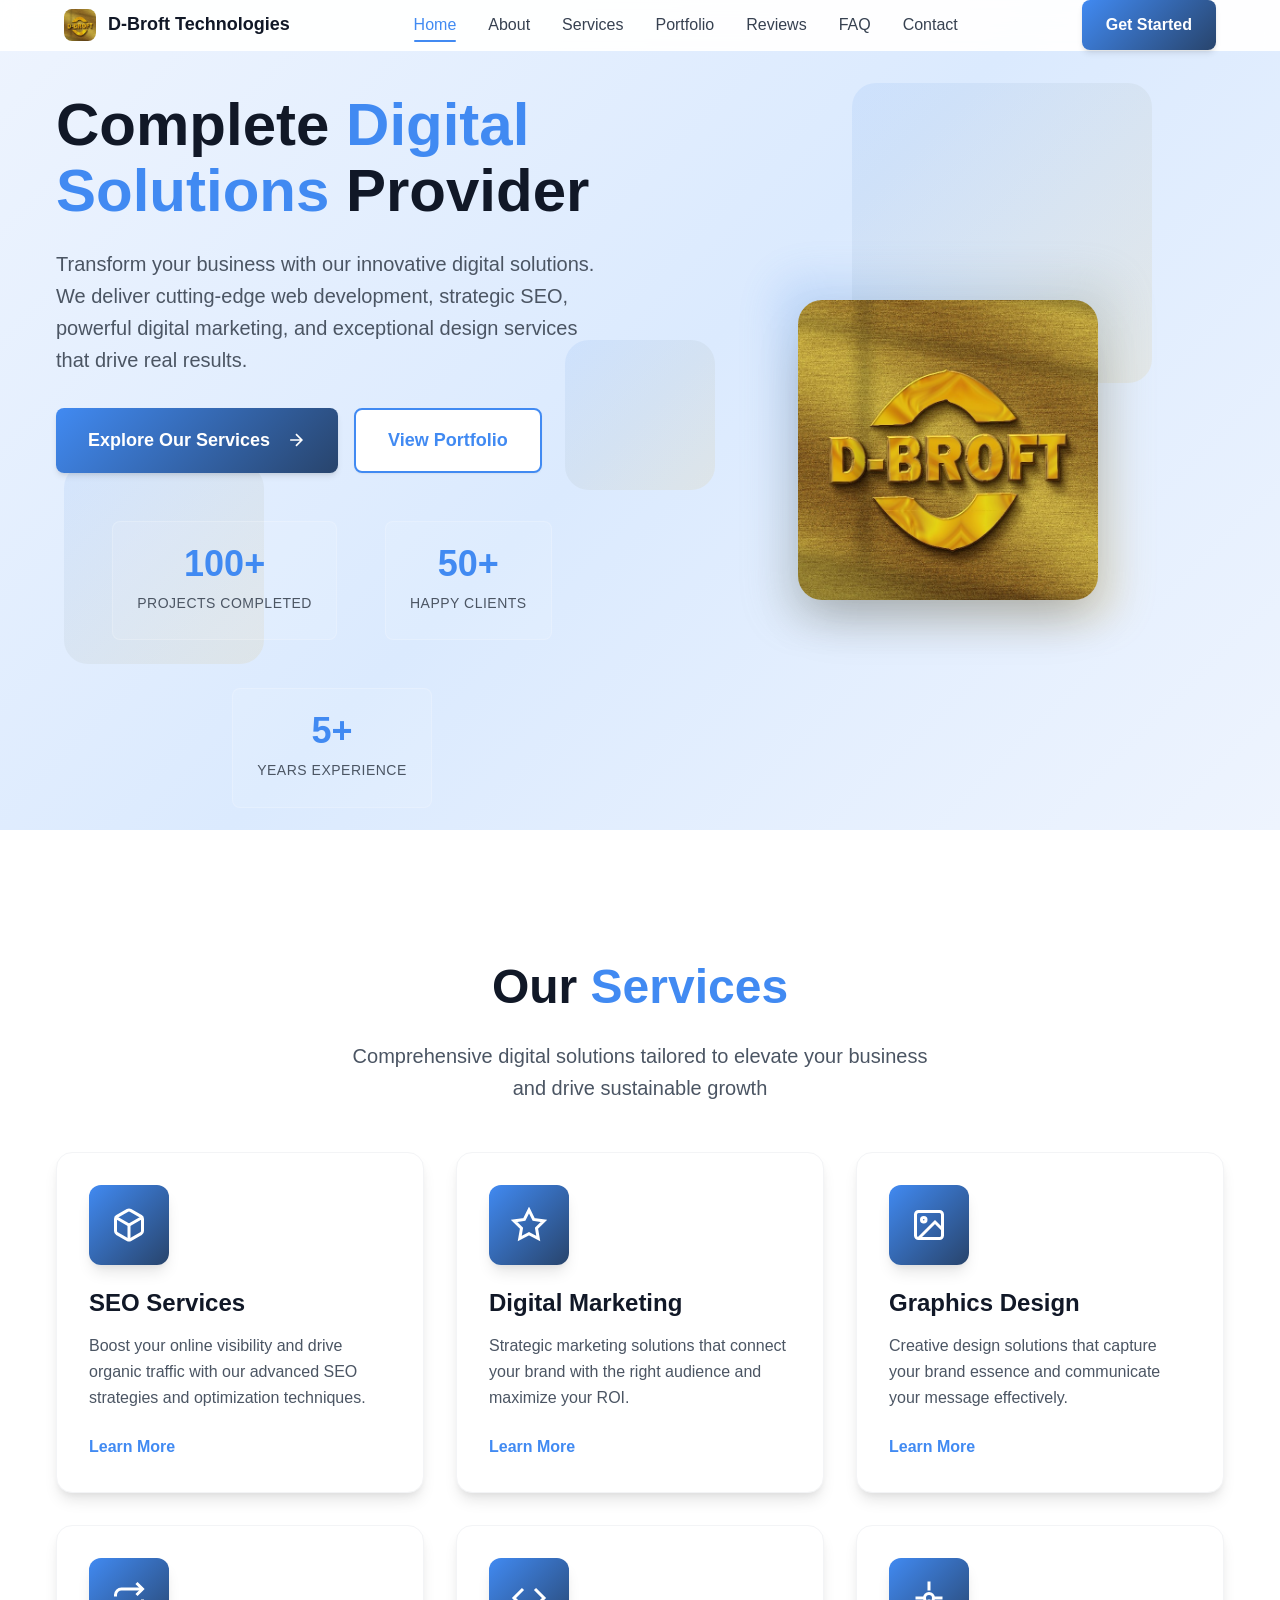
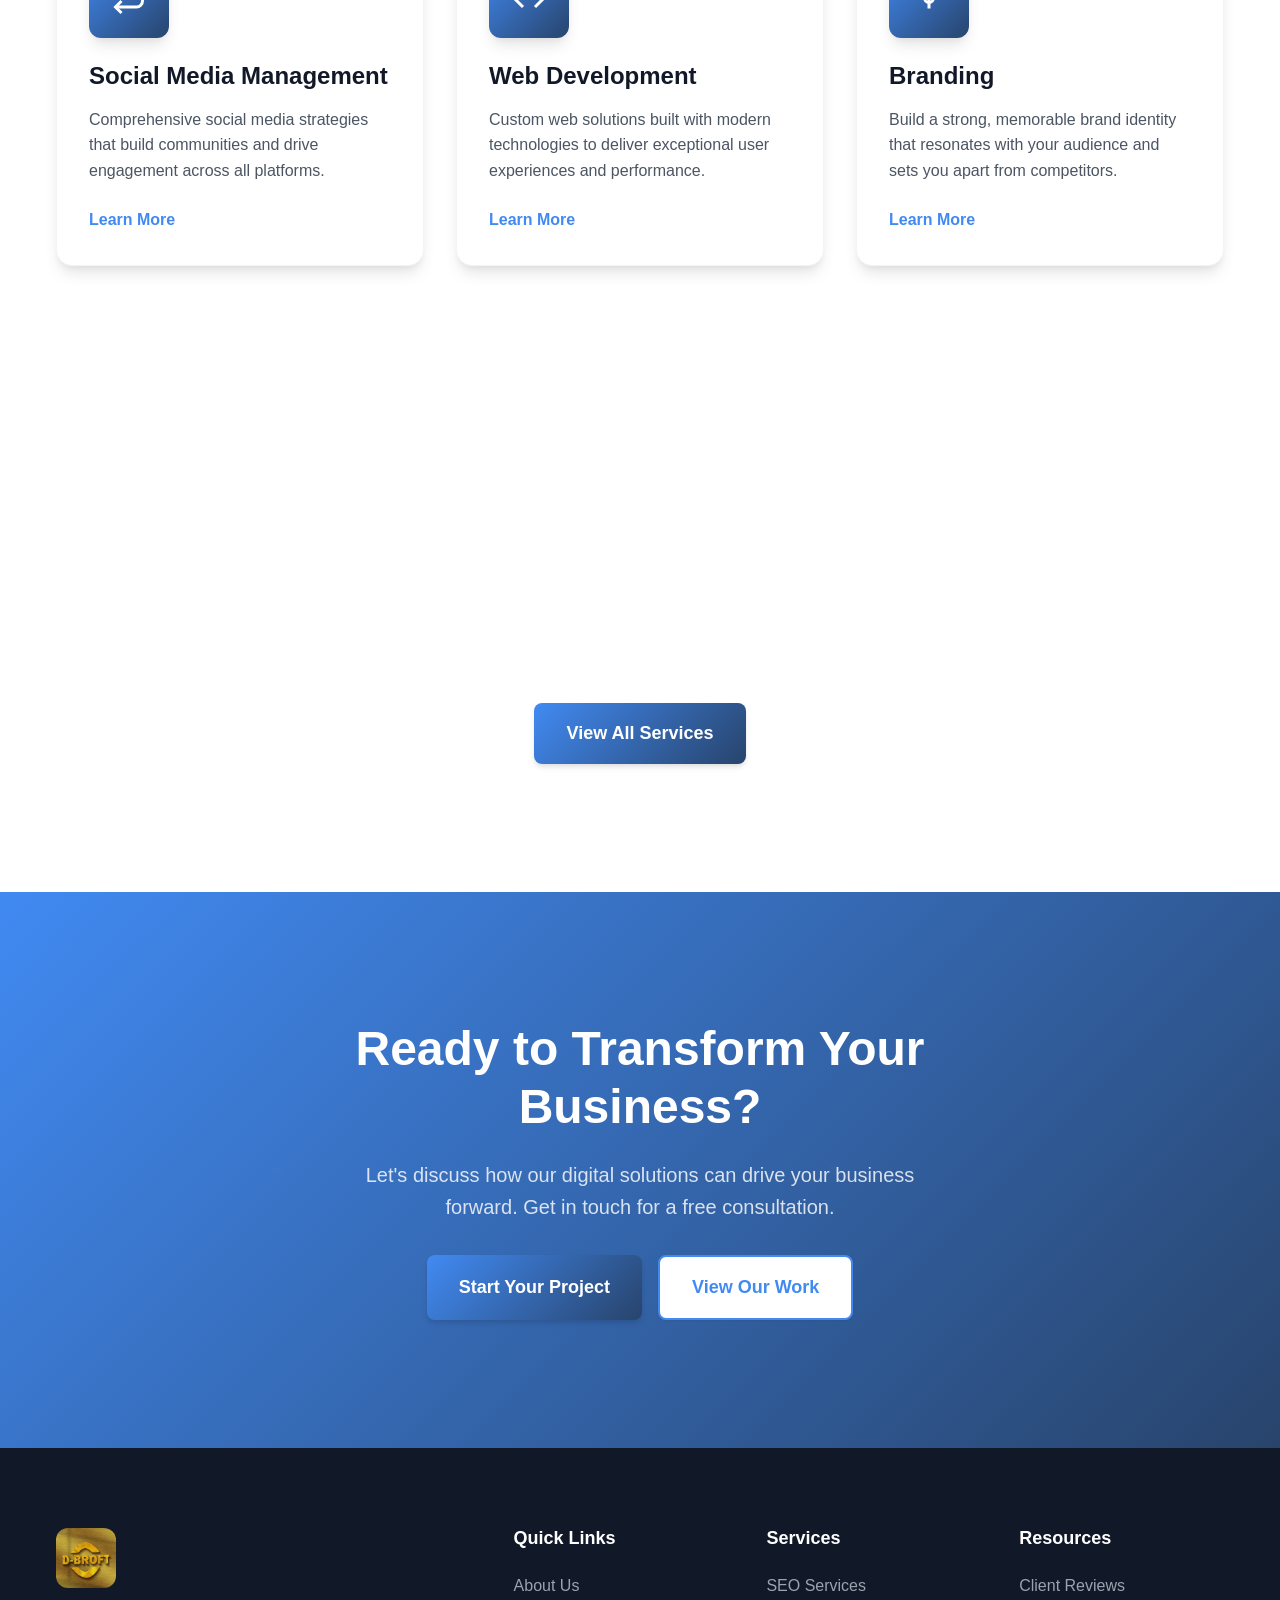
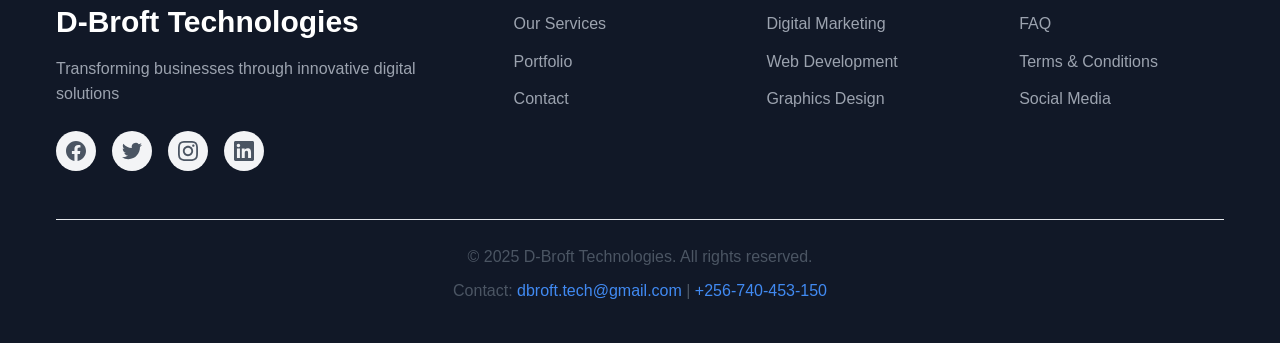
<file: index.html>
<!DOCTYPE html>
 <html lang="en">
  <head>
   <meta charset="UTF-8">
   <meta name="viewport" content="width=device-width, initial-scale=1.0">
   <meta name="description" content="D-Broft Technologies - Complete digital solutions provider in Uganda. Expert web development, SEO services, digital marketing, and innovative design solutions.">
   <meta name="keywords" content="D-Broft Technologies, Uganda tech company, digital solutions Uganda, web development, SEO services, digital marketing agency, professional branding, UI/UX design, software development">
   <meta name="author" content="D-Broft Technologies">
   <meta name="robots" content="index, follow, max-image-preview:large">
   
<!-- Open Graph / Facebook -->
   <meta property="og:type" content="website">
   <meta property="og:url" content="https://dbroft.vercel.app/">
   <meta property="og:title" content="D-Broft Technologies - Complete Digital Solutions Provider">
   <meta property="og:description" content="Transform your business with our innovative digital solutions. Expert web development, SEO, digital marketing, and design services in Uganda.">
   <meta property="og:image" content="https://dbroft.vercel.app/assets/img/logo.jpg">
   <meta property="og:site_name" content="D-Broft Technologies">
   
<!-- Twitter -->
   <meta property="twitter:card" content="summary_large_image">
   <meta property="twitter:url" content="https://dbroft.vercel.app/">
   <meta property="twitter:title" content="D-Broft Technologies - Complete Digital Solutions Provider">
   <meta property="twitter:description" content="Transform your business with our innovative digital solutions. Expert web development, SEO, digital marketing, and design services in Uganda.">
   <meta property="twitter:image" content="https://dbroft.vercel.app/assets/img/logo.jpg">
   <meta property="twitter:site" content="@DBroftTech">
   
<!-- Canonical URL -->
   <link rel="canonical" href="https://dbroft.vercel.app/">
   
<!-- Favicon -->
   <link rel="icon" type="image/x-icon" href="./assets/img/favicon.png">
   <link rel="icon" type="image/png" sizes="32x32" href="./assets/img/favicon.png">
   <link rel="apple-touch-icon" href="./assets/img/favicon.png">
   
<!-- Preconnect for performance -->
   <link rel="preconnect" href="https://fonts.googleapis.com">
   <link rel="preconnect" href="https://fonts.gstatic.com" crossorigin>
   <link rel="preconnect" href="https://www.google-analytics.com">
   
<!-- Fonts -->
   <link href="https://fonts.googleapis.com/css2?family=Inter:wght@300;400;500;600;700&family=Poppins:wght@300;400;500;600;700&display=swap" rel="stylesheet">
   
<!-- CSS -->
   <link href="./assets/css/main.css" rel="stylesheet">
   <link href="./assets/css/components.css" rel="stylesheet">
   <link href="./assets/css/animations.css" rel="stylesheet">
   
<!-- PWA -->
   <link rel="manifest" href="./manifest.json">
   <meta name="theme-color" content="#418af2">
   <meta name="apple-mobile-web-app-capable" content="yes">
   <meta name="apple-mobile-web-app-status-bar-style" content="default">
   <meta name="apple-mobile-web-app-title" content="D-Broft Technologies">
   
<!-- Security Headers -->
   <meta http-equiv="Content-Security-Policy" content="default-src 'self'; script-src 'self' 'unsafe-inline' https://www.googletagmanager.com https://www.google-analytics.com; style-src 'self' 'unsafe-inline' https://fonts.googleapis.com; font-src 'self' https://fonts.gstatic.com; img-src 'self' data: https:; connect-src 'self' https://www.google-analytics.com;">
   
<!-- Google Analytics -->
   <script async src="https://www.googletagmanager.com/gtag/js?id=G-C004P0LS3F"></script>
   <script>
    window.dataLayer = window.dataLayer || [];
    function gtag(){dataLayer.push(arguments);}
    gtag('js', new Date());
    gtag('config', 'G-C004P0LS3F');
   </script>
   
<!-- Structured Data -->
   <script type="application/ld+json">
   {
    "@context": "https://schema.org",
    "@type": "Organization",
    "name": "D-Broft Technologies",
    "url": "https://dbroft.vercel.app",
    "logo": "https://dbroft.vercel.app/assets/img/logo.jpg",
    "contactPoint": {
     "@type": "ContactPoint",
     "telephone": "+256-740-453-150",
     "contactType": "customer service"
    },
    "address": {
     "@type": "PostalAddress",
     "addressCountry": "UG"
    },
    "sameAs": [
     "https://facebook.com/dbrofttech",
     "https://twitter.com/dbrofttech",
     "https://instagram.com/dbrofttech",
     "https://linkedin.com/company/dbroft-technologies"
    ]
   }
   </script>
   
   <title>D-Broft Technologies - Complete Digital Solutions Provider | Uganda</title>
  </head>
  <body>
<!-- Navigation -->
   <nav class="navbar" id="navbar">
    <div class="nav-container">
     <div class="nav-brand">
      <img src="./assets/img/logo.jpg" alt="D-Broft Technologies Logo" class="nav-logo">
      <span class="nav-title">D-Broft Technologies</span>
     </div>
     
     <div class="nav-menu" id="nav-menu">
      <a href="#home" class="nav-link active">Home</a>
      <a href="./about.html" class="nav-link">About</a>
      <a href="./services.html" class="nav-link">Services</a>
      <a href="./portfolio.html" class="nav-link">Portfolio</a>
      <a href="./reviews.html" class="nav-link">Reviews</a>
      <a href="./faq.html" class="nav-link">FAQ</a>
      <a href="./contact.html" class="nav-link">Contact</a>
     </div>
     
     <div class="nav-actions">
      <a href="./contact.html" class="btn btn-primary">Get Started</a>
      <button class="nav-toggle" id="nav-toggle" aria-label="Toggle navigation">
       <span></span>
       <span></span>
       <span></span>
      </button>
     </div>
    </div>
   </nav>

<!-- Hero Section -->
   <section id="home" class="hero">
    <div class="hero-background">
     <div class="hero-shapes">
      <div class="shape shape-1"></div>
      <div class="shape shape-2"></div>
      <div class="shape shape-3"></div>
     </div>
    </div>
    
    <div class="container">
     <div class="hero-content">
      <div class="hero-text">
       <h1 class="hero-title animate-fade-up">
        Complete <span class="text-gradient">Digital Solutions</span> Provider
       </h1>
       <p class="hero-description animate-fade-up delay-1">
        Transform your business with our innovative digital solutions. We deliver cutting-edge web development, strategic SEO, powerful digital marketing, and exceptional design services that drive real results.
       </p>
       <div class="hero-actions animate-fade-up delay-2">
        <a href="./services.html" class="btn btn-primary btn-large">
         Explore Our Services
         <svg class="btn-icon" viewBox="0 0 24 24" fill="none" stroke="currentColor">
          <path d="M5 12h14M12 5l7 7-7 7"/>
         </svg>
        </a>
        <a href="./portfolio.html" class="btn btn-secondary btn-large">
         View Portfolio
        </a>
       </div>
       <div class="hero-stats animate-fade-up delay-3">
        <div class="stat">
         <span class="stat-number">100+</span>
         <span class="stat-label">Projects Completed</span>
        </div>
        <div class="stat">
         <span class="stat-number">50+</span>
         <span class="stat-label">Happy Clients</span>
        </div>
        <div class="stat">
         <span class="stat-number">5+</span>
         <span class="stat-label">Years Experience</span>
        </div>
       </div>
      </div>
      
      <div class="hero-visual animate-fade-left">
       <div class="hero-image-container">
        <img src="./assets/img/logo.jpg" alt="D-Broft Technologies" class="hero-image">
        <div class="hero-glow"></div>
       </div>
      </div>
     </div>
    </div>
   </section>

<!-- Services Section -->
   <section class="services" id="services">
    <div class="container">
     <div class="section-header">
      <h2 class="section-title animate-on-scroll">Our <span class="text-gradient">Services</span></h2>
      <p class="section-description animate-on-scroll">
       Comprehensive digital solutions tailored to elevate your business and drive sustainable growth
      </p>
     </div>
     
     <div class="services-grid">
      <div class="service-card animate-on-scroll" data-delay="0">
       <div class="service-icon">
        <svg viewBox="0 0 24 24" fill="none" stroke="currentColor">
         <path d="M21 16V8a2 2 0 0 0-1-1.73l-7-4a2 2 0 0 0-2 0l-7 4A2 2 0 0 0 3 8v8a2 2 0 0 0 1 1.73l7 4a2 2 0 0 0 2 0l7-4A2 2 0 0 0 21 16z"/>
         <polyline points="3.27,6.96 12,12.01 20.73,6.96"/>
         <line x1="12" y1="22.08" x2="12" y2="12"/>
        </svg>
       </div>
       <h3 class="service-title">SEO Services</h3>
       <p class="service-description">Boost your online visibility and drive organic traffic with our advanced SEO strategies and optimization techniques.</p>
       <a href="./services.html#seo" class="service-link">Learn More</a>
      </div>
      
      <div class="service-card animate-on-scroll" data-delay="100">
       <div class="service-icon">
        <svg viewBox="0 0 24 24" fill="none" stroke="currentColor">
         <path d="M12 2l3.09 6.26L22 9.27l-5 4.87 1.18 6.88L12 17.77l-6.18 3.25L7 14.14 2 9.27l6.91-1.01L12 2z"/>
        </svg>
       </div>
       <h3 class="service-title">Digital Marketing</h3>
       <p class="service-description">Strategic marketing solutions that connect your brand with the right audience and maximize your ROI.</p>
       <a href="./services.html#marketing" class="service-link">Learn More</a>
      </div>
      
      <div class="service-card animate-on-scroll" data-delay="200">
       <div class="service-icon">
        <svg viewBox="0 0 24 24" fill="none" stroke="currentColor">
         <rect x="3" y="3" width="18" height="18" rx="2" ry="2"/>
         <circle cx="8.5" cy="8.5" r="1.5"/>
         <polyline points="21,15 16,10 5,21"/>
        </svg>
       </div>
       <h3 class="service-title">Graphics Design</h3>
       <p class="service-description">Creative design solutions that capture your brand essence and communicate your message effectively.</p>
       <a href="./services.html#design" class="service-link">Learn More</a>
      </div>
      
      <div class="service-card animate-on-scroll" data-delay="300">
       <div class="service-icon">
        <svg viewBox="0 0 24 24" fill="none" stroke="currentColor">
         <path d="M17 2l4 4-4 4"/>
         <path d="M3 11v-1a4 4 0 0 1 4-4h14"/>
         <path d="M7 22l-4-4 4-4"/>
         <path d="M21 13v1a4 4 0 0 1-4 4H3"/>
        </svg>
       </div>
       <h3 class="service-title">Social Media Management</h3>
       <p class="service-description">Comprehensive social media strategies that build communities and drive engagement across all platforms.</p>
       <a href="./services.html#social" class="service-link">Learn More</a>
      </div>
      
      <div class="service-card animate-on-scroll" data-delay="400">
       <div class="service-icon">
        <svg viewBox="0 0 24 24" fill="none" stroke="currentColor">
         <polyline points="16,18 22,12 16,6"/>
         <polyline points="8,6 2,12 8,18"/>
        </svg>
       </div>
       <h3 class="service-title">Web Development</h3>
       <p class="service-description">Custom web solutions built with modern technologies to deliver exceptional user experiences and performance.</p>
       <a href="./services.html#web" class="service-link">Learn More</a>
      </div>
      
      <div class="service-card animate-on-scroll" data-delay="500">
       <div class="service-icon">
        <svg viewBox="0 0 24 24" fill="none" stroke="currentColor">
         <circle cx="12" cy="12" r="3"/>
         <path d="M12 1v6m0 6v6"/>
         <path d="M21 12h-6m-6 0H3"/>
        </svg>
       </div>
       <h3 class="service-title">Branding</h3>
       <p class="service-description">Build a strong, memorable brand identity that resonates with your audience and sets you apart from competitors.</p>
       <a href="./services.html#branding" class="service-link">Learn More</a>
      </div>
      
      <div class="service-card animate-on-scroll" data-delay="600">
       <div class="service-icon">
        <svg viewBox="0 0 24 24" fill="none" stroke="currentColor">
         <path d="M14 2H6a2 2 0 0 0-2 2v16a2 2 0 0 0 2 2h12a2 2 0 0 0 2-2V8z"/>
         <polyline points="14,2 14,8 20,8"/>
         <line x1="16" y1="13" x2="8" y2="13"/>
         <line x1="16" y1="17" x2="8" y2="17"/>
         <polyline points="10,9 9,9 8,9"/>
        </svg>
       </div>
       <h3 class="service-title">Content Creation</h3>
       <p class="service-description">Professional content that tells your story, engages your audience, and drives meaningful connections.</p>
       <a href="./services.html#content" class="service-link">Learn More</a>
      </div>
     </div>
     
     <div class="section-cta animate-on-scroll">
      <a href="./services.html" class="btn btn-primary btn-large">View All Services</a>
     </div>
    </div>
   </section>

<!-- CTA Section -->
   <section class="cta">
    <div class="container">
     <div class="cta-content animate-on-scroll">
      <h2 class="cta-title">Ready to Transform Your Business?</h2>
      <p class="cta-description">
       Let's discuss how our digital solutions can drive your business forward. Get in touch for a free consultation.
      </p>
      <div class="cta-actions">
       <a href="./contact.html" class="btn btn-primary btn-large">Start Your Project</a>
       <a href="./portfolio.html" class="btn btn-secondary btn-large">View Our Work</a>
      </div>
     </div>
    </div>
   </section>

<!-- Footer -->
   <footer class="footer">
    <div class="container">
     <div class="footer-content">
      <div class="footer-section">
       <div class="footer-brand">
        <img src="./assets/img/logo.jpg" alt="D-Broft Technologies" class="footer-logo">
        <h3>D-Broft Technologies</h3>
        <p>Transforming businesses through innovative digital solutions</p>
       </div>
       <div class="footer-social">
        <a href="https://facebook.com/dbrofttech" target="_blank" rel="noopener" aria-label="Facebook">
         <svg viewBox="0 0 24 24" fill="currentColor">
          <path d="M24 12.073c0-6.627-5.373-12-12-12s-12 5.373-12 12c0 5.99 4.388 10.954 10.125 11.854v-8.385H7.078v-3.47h3.047V9.43c0-3.007 1.792-4.669 4.533-4.669 1.312 0 2.686.235 2.686.235v2.953H15.83c-1.491 0-1.956.925-1.956 1.874v2.25h3.328l-.532 3.47h-2.796v8.385C19.612 23.027 24 18.062 24 12.073z"/>
         </svg>
        </a>
        <a href="https://twitter.com/dbrofttech" target="_blank" rel="noopener" aria-label="Twitter">
         <svg viewBox="0 0 24 24" fill="currentColor">
          <path d="M23.953 4.57a10 10 0 01-2.825.775 4.958 4.958 0 002.163-2.723c-.951.555-2.005.959-3.127 1.184a4.92 4.92 0 00-8.384 4.482C7.69 8.095 4.067 6.13 1.64 3.162a4.822 4.822 0 00-.666 2.475c0 1.71.87 3.213 2.188 4.096a4.904 4.904 0 01-2.228-.616v.06a4.923 4.923 0 003.946 4.827 4.996 4.996 0 01-2.212.085 4.936 4.936 0 004.604 3.417 9.867 9.867 0 01-6.102 2.105c-.39 0-.779-.023-1.17-.067a13.995 13.995 0 007.557 2.209c9.053 0 13.998-7.496 13.998-13.985 0-.21 0-.42-.015-.63A9.935 9.935 0 0024 4.59z"/>
         </svg>
        </a>
        <a href="https://instagram.com/dbrofttech" target="_blank" rel="noopener" aria-label="Instagram">
         <svg viewBox="0 0 24 24" fill="currentColor">
          <path d="M12 2.163c3.204 0 3.584.012 4.85.07 3.252.148 4.771 1.691 4.919 4.919.058 1.265.069 1.645.069 4.849 0 3.205-.012 3.584-.069 4.849-.149 3.225-1.664 4.771-4.919 4.919-1.266.058-1.644.07-4.85.07-3.204 0-3.584-.012-4.849-.07-3.26-.149-4.771-1.699-4.919-4.92-.058-1.265-.07-1.644-.07-4.849 0-3.204.013-3.583.07-4.849.149-3.227 1.664-4.771 4.919-4.919 1.266-.057 1.645-.069 4.849-.069zm0-2.163c-3.259 0-3.667.014-4.947.072-4.358.2-6.78 2.618-6.98 6.98-.059 1.281-.073 1.689-.073 4.948 0 3.259.014 3.668.072 4.948.2 4.358 2.618 6.78 6.98 6.98 1.281.058 1.689.072 4.948.072 3.259 0 3.668-.014 4.948-.072 4.354-.2 6.782-2.618 6.979-6.98.059-1.28.073-1.689.073-4.948 0-3.259-.014-3.667-.072-4.947-.196-4.354-2.617-6.78-6.979-6.98-1.281-.059-1.69-.073-4.949-.073zm0 5.838c-3.403 0-6.162 2.759-6.162 6.162s2.759 6.163 6.162 6.163 6.162-2.759 6.162-6.163c0-3.403-2.759-6.162-6.162-6.162zm0 10.162c-2.209 0-4-1.79-4-4 0-2.209 1.791-4 4-4s4 1.791 4 4c0 2.21-1.791 4-4 4zm6.406-11.845c-.796 0-1.441.645-1.441 1.44s.645 1.44 1.441 1.44c.795 0 1.439-.645 1.439-1.44s-.644-1.44-1.439-1.44z"/>
         </svg>
        </a>
        <a href="https://linkedin.com/company/dbroft-technologies" target="_blank" rel="noopener" aria-label="LinkedIn">
         <svg viewBox="0 0 24 24" fill="currentColor">
          <path d="M20.447 20.452h-3.554v-5.569c0-1.328-.027-3.037-1.852-3.037-1.853 0-2.136 1.445-2.136 2.939v5.667H9.351V9h3.414v1.561h.046c.477-.9 1.637-1.85 3.37-1.85 3.601 0 4.267 2.37 4.267 5.455v6.286zM5.337 7.433c-1.144 0-2.063-.926-2.063-2.065 0-1.138.92-2.063 2.063-2.063 1.14 0 2.064.925 2.064 2.063 0 1.139-.925 2.065-2.064 2.065zm1.782 13.019H3.555V9h3.564v11.452zM22.225 0H1.771C.792 0 0 .774 0 1.729v20.542C0 23.227.792 24 1.771 24h20.451C23.2 24 24 23.227 24 22.271V1.729C24 .774 23.2 0 22.222 0h.003z"/>
         </svg>
        </a>
       </div>
      </div>
      
      <div class="footer-section">
       <h4>Quick Links</h4>
       <ul class="footer-links">
        <li><a href="./about.html">About Us</a></li>
        <li><a href="./services.html">Our Services</a></li>
        <li><a href="./portfolio.html">Portfolio</a></li>
        <li><a href="./contact.html">Contact</a></li>
       </ul>
      </div>
      
      <div class="footer-section">
       <h4>Services</h4>
       <ul class="footer-links">
        <li><a href="./services.html#seo">SEO Services</a></li>
        <li><a href="./services.html#marketing">Digital Marketing</a></li>
        <li><a href="./services.html#web">Web Development</a></li>
        <li><a href="./services.html#design">Graphics Design</a></li>
       </ul>
      </div>
      
      <div class="footer-section">
       <h4>Resources</h4>
       <ul class="footer-links">
        <li><a href="./reviews.html">Client Reviews</a></li>
        <li><a href="./faq.html">FAQ</a></li>
        <li><a href="./terms.html">Terms & Conditions</a></li>
        <li><a href="./social.html">Social Media</a></li>
       </ul>
      </div>
     </div>
     
     <div class="footer-bottom">
      <p>&copy; 2025 D-Broft Technologies. All rights reserved.</p>
      <p>Contact: <a href="mailto:dbroft.tech@gmail.com">dbroft.tech@gmail.com</a> | <a href="tel:+256740453150">+256-740-453-150</a></p>
     </div>
    </div>
   </footer>

<!-- Scripts -->
   <script src="./assets/js/main.js"></script>
   <script src="./assets/js/components.js"></script>
   <script src="./assets/js/animations.js"></script>
  </body>
 </html>
</file>
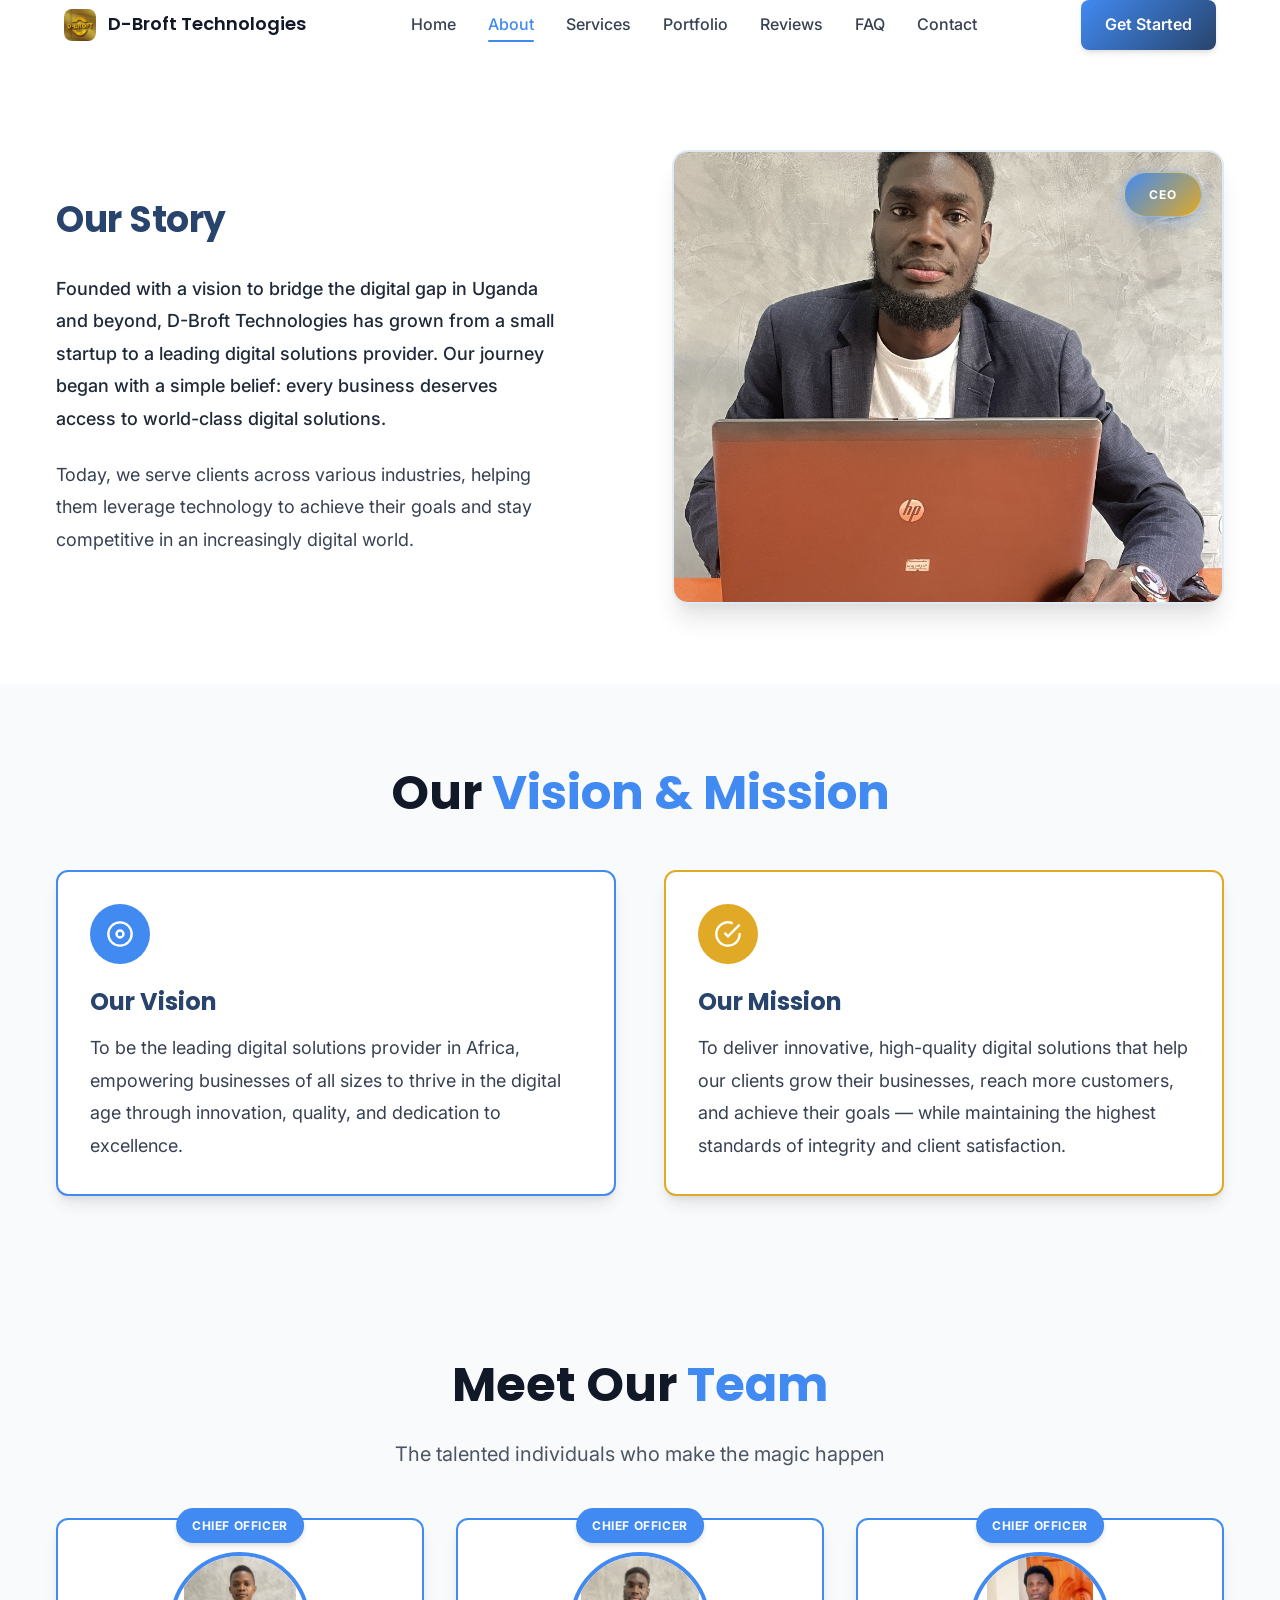
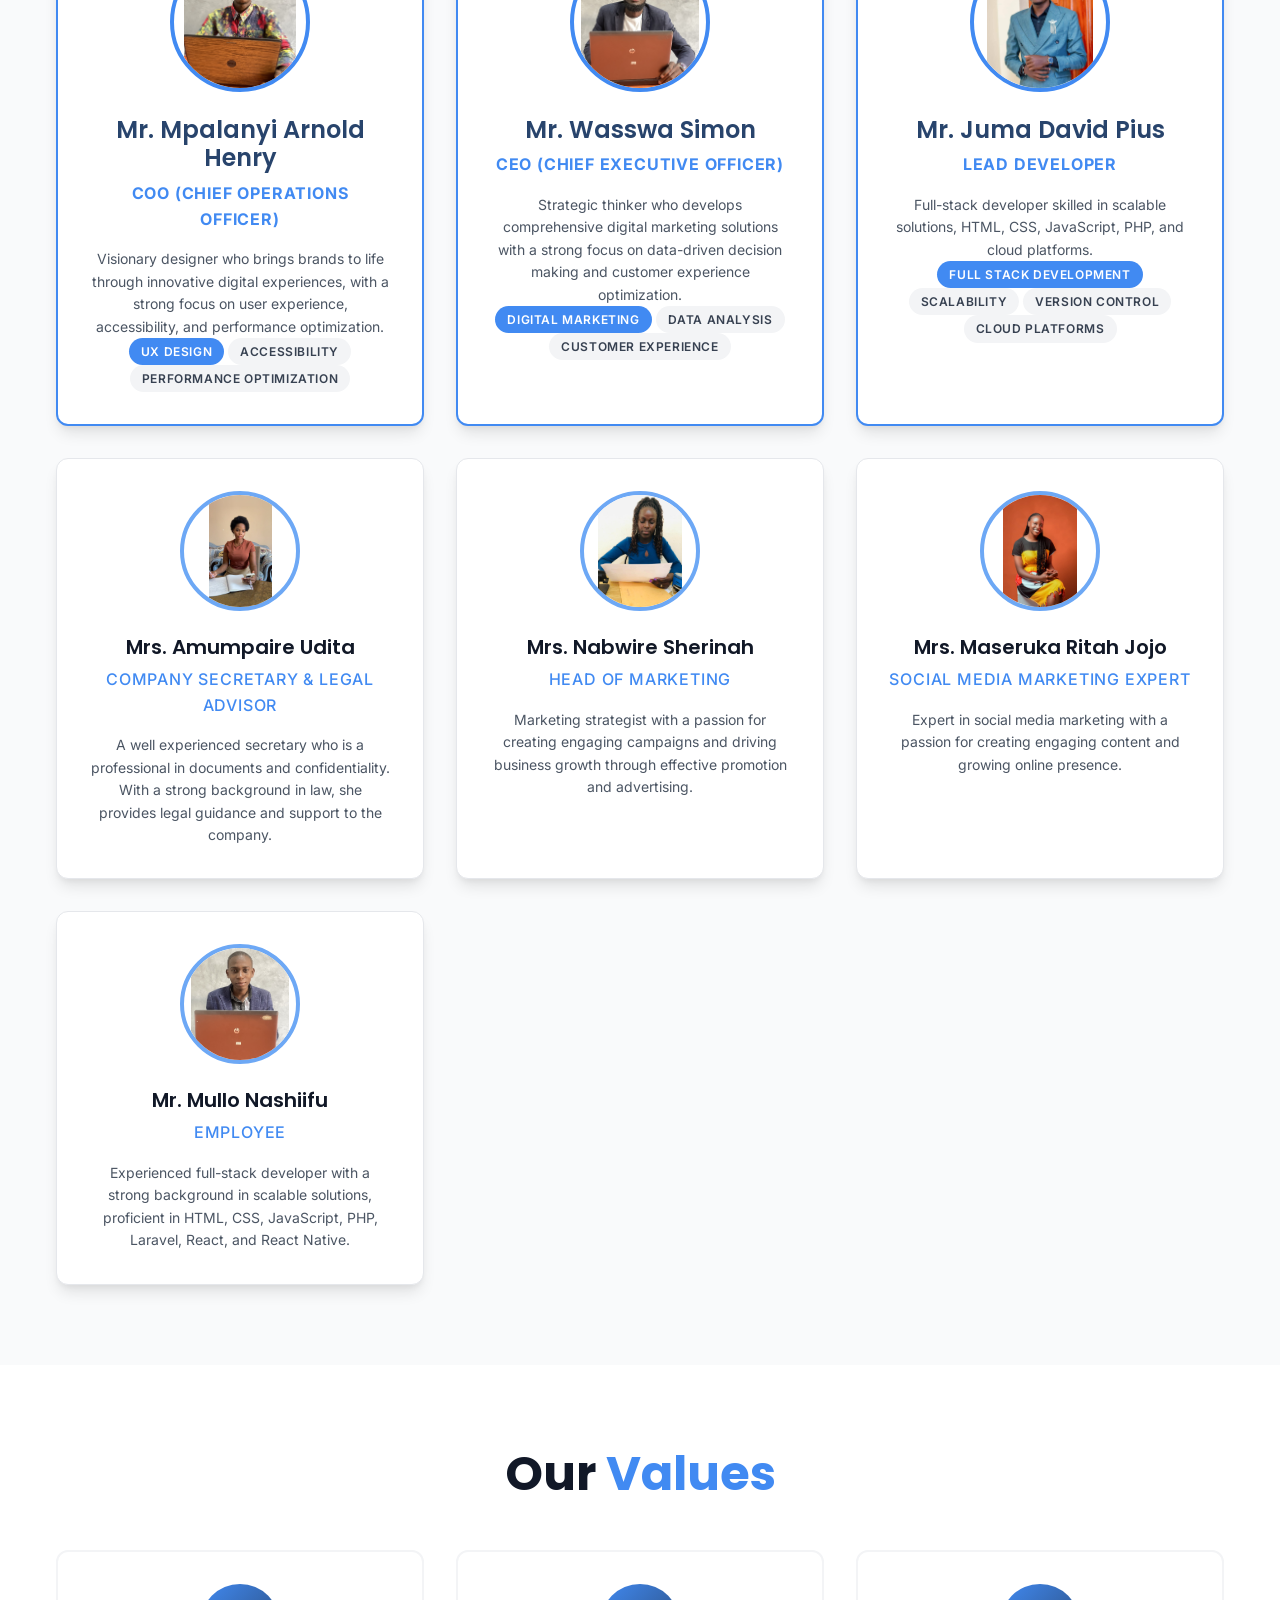
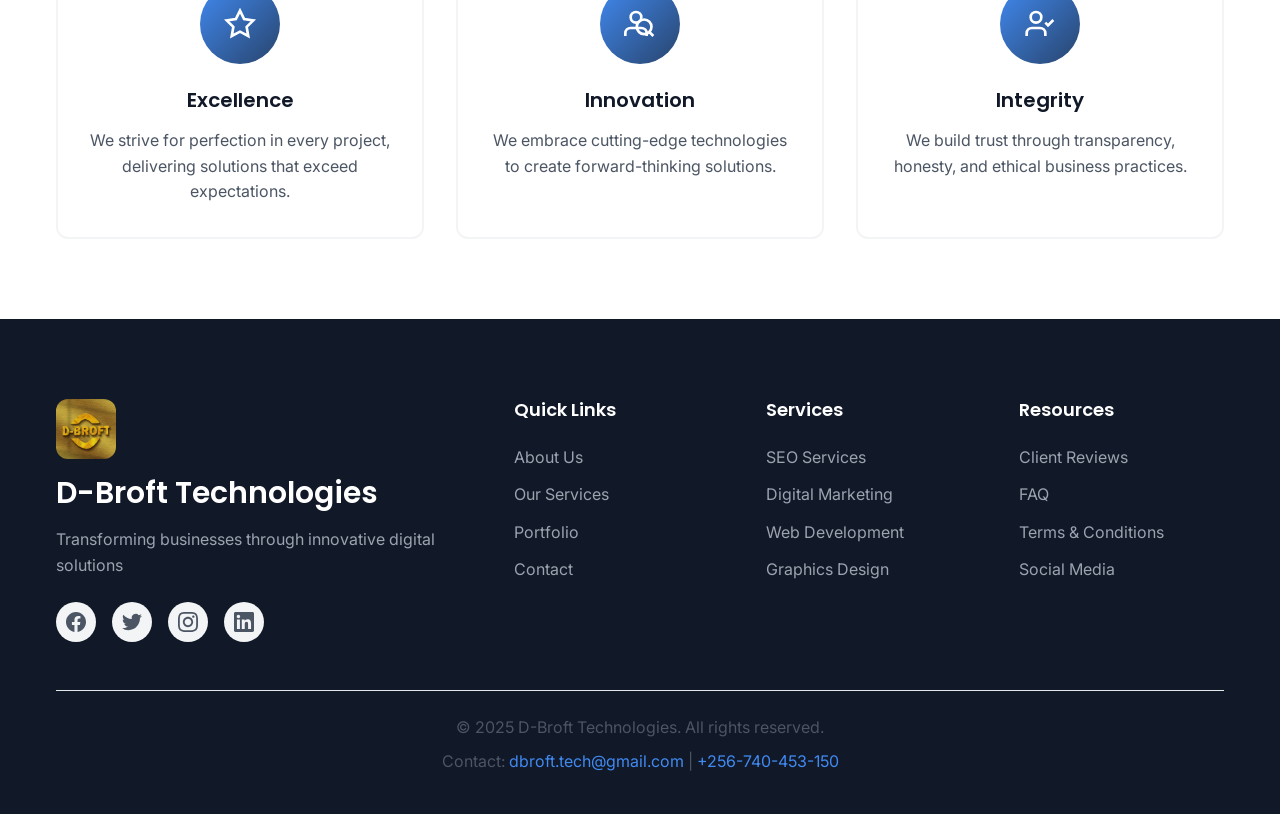
<file: about.html>
<!DOCTYPE html>
 <html lang="en">
  <head>
   <meta charset="UTF-8">
   <meta name="viewport" content="width=device-width, initial-scale=1.0">
   <meta name="description" content="About D-Broft Technologies - Learn about our team, mission, and commitment to delivering exceptional digital solutions in Uganda and beyond.">
   <meta name="keywords" content="D-Broft Technologies team, about us, digital solutions Uganda, web development company, mission, vision">
   <meta name="author" content="D-Broft Technologies">
   <meta name="robots" content="index, follow">
   
   <meta property="og:type" content="website">
   <meta property="og:url" content="https://dbroft.vercel.app/about.html">
   <meta property="og:title" content="About D-Broft Technologies - Our Story & Team">
   <meta property="og:description" content="Discover the passionate team behind D-Broft Technologies and our mission to transform businesses through innovative digital solutions.">
   <meta property="og:image" content="https://dbroft.vercel.app/assets/img/logo.jpg">
   
   <meta property="twitter:card" content="summary_large_image">
   <meta property="twitter:url" content="https://dbroft.vercel.app/about.html">
   <meta property="twitter:title" content="About D-Broft Technologies - Our Story & Team">
   <meta property="twitter:description" content="Discover the passionate team behind D-Broft Technologies and our mission to transform businesses through innovative digital solutions.">
   <meta property="twitter:image" content="https://dbroft.vercel.app/assets/img/logo.jpg">
   
   <link rel="canonical" href="https://dbroft.vercel.app/about.html">
   <link rel="icon" type="image/png" href="./assets/img/favicon.png">
   <link rel="preconnect" href="https://fonts.googleapis.com">
   <link rel="preconnect" href="https://fonts.gstatic.com" crossorigin>
   <link href="https://fonts.googleapis.com/css2?family=Inter:wght@300;400;500;600;700&family=Poppins:wght@300;400;500;600;700&display=swap" rel="stylesheet">
   
   <link href="./assets/css/main.css" rel="stylesheet">
   <link href="./assets/css/components.css" rel="stylesheet">
   <link href="./assets/css/animations.css" rel="stylesheet">
   
   <script type="application/ld+json">
   {
    "@context": "https://schema.org",
    "@type": "Organization",
    "name": "D-Broft Technologies",
    "url": "https://dbroft.vercel.app",
    "logo": "https://dbroft.vercel.app/assets/img/logo.jpg",
    "description": "D-Broft Technologies is a leading digital solutions provider offering web development, SEO, digital marketing, and design services in Uganda.",
    "foundingDate": "2020",
    "contactPoint": {
     "@type": "ContactPoint",
     "telephone": "+256-740-453-150",
     "contactType": "customer service"
    },
    "address": {
     "@type": "PostalAddress",
     "addressCountry": "UG",
     "addressLocality": "Kampala"
    },
    "sameAs": [
     "https://facebook.com/dbrofttech",
     "https://twitter.com/dbrofttech",
     "https://instagram.com/dbrofttech",
     "https://linkedin.com/company/dbrofttech"
    ]
   }
   </script>
   
   <script async src="https://www.googletagmanager.com/gtag/js?id=G-C004P0LS3F"></script>
   <script>
    window.dataLayer = window.dataLayer || [];
    function gtag(){dataLayer.push(arguments);}
    gtag('js', new Date());
    gtag('config', 'G-C004P0LS3F');
   </script>
   
   <title>About D-Broft Technologies - Our Story & Team | Uganda</title>
  </head>
  <body>
   <nav class="navbar" id="navbar">
    <div class="nav-container">
     <div class="nav-brand">
      <img src="./assets/img/logo.jpg" alt="D-Broft Technologies Logo" class="nav-logo">
      <span class="nav-title">D-Broft Technologies</span>
     </div>
     
     <div class="nav-menu" id="nav-menu">
      <a href="./" class="nav-link">Home</a>
      <a href="./about.html" class="nav-link active">About</a>
      <a href="./services.html" class="nav-link">Services</a>
      <a href="./portfolio.html" class="nav-link">Portfolio</a>
      <a href="./reviews.html" class="nav-link">Reviews</a>
      <a href="./faq.html" class="nav-link">FAQ</a>
      <a href="./contact.html" class="nav-link">Contact</a>
     </div>
     
     <div class="nav-actions">
      <a href="./contact.html" class="btn btn-primary">Get Started</a>
      <button class="nav-toggle" id="nav-toggle" aria-label="Toggle navigation">
       <span></span>
       <span></span>
       <span></span>
      </button>
     </div>
    </div>
   </nav>

   <main>
    

    <section class="about-story">
     <div class="container">
      <div class="section-content">
       <div class="story-text animate-on-scroll">
        <h2>Our Story</h2>
        <p>Founded with a vision to bridge the digital gap in Uganda and beyond, D-Broft Technologies has grown from a small startup to a leading digital solutions provider. Our journey began with a simple belief: every business deserves access to world-class digital solutions.</p>
        <p>Today, we serve clients across various industries, helping them leverage technology to achieve their goals and stay competitive in an increasingly digital world.</p>
       </div>
       <div class="story-visual animate-on-scroll">
        <div class="story-badge">CEO</div>
        <img src="./assets/img/wasswa_simon.jpg" alt="D-Broft Technologies Story" class="story-image">
       </div>
      </div>
     </div>
    </section>

    <section class="about-story" style="background: var(--gray-50);">
     <div class="container">
      <div class="section-header" style="margin-bottom: var(--space-12);">
       <h2 class="section-title animate-on-scroll">Our <span class="text-gradient">Vision & Mission</span></h2>
      </div>
      <div class="vision-mission-grid" style="display: grid; grid-template-columns: 1fr 1fr; gap: var(--space-12); margin-top: var(--space-8);">
       <div style="background: var(--white); border-radius: var(--radius-xl); padding: var(--space-8); border: 2px solid var(--primary); box-shadow: var(--shadow-lg);">
        <div style="width: 60px; height: 60px; background: var(--primary); border-radius: var(--radius-full); display: flex; align-items: center; justify-content: center; margin-bottom: var(--space-6);">
         <svg width="28" height="28" viewBox="0 0 24 24" fill="none" stroke="white" stroke-width="2"><circle cx="12" cy="12" r="10"/><circle cx="12" cy="12" r="3"/></svg>
        </div>
        <h3 style="color: var(--primary-dark); font-size: var(--text-2xl); font-weight: 700; margin-bottom: var(--space-4);">Our Vision</h3>
        <p style="color: var(--gray-700); line-height: 1.8; font-size: var(--text-lg); margin: 0;">To be the leading digital solutions provider in Africa, empowering businesses of all sizes to thrive in the digital age through innovation, quality, and dedication to excellence.</p>
       </div>
       <div style="background: var(--white); border-radius: var(--radius-xl); padding: var(--space-8); border: 2px solid var(--accent); box-shadow: var(--shadow-lg);">
        <div style="width: 60px; height: 60px; background: var(--accent); border-radius: var(--radius-full); display: flex; align-items: center; justify-content: center; margin-bottom: var(--space-6);">
         <svg width="28" height="28" viewBox="0 0 24 24" fill="none" stroke="white" stroke-width="2"><path d="M22 11.08V12a10 10 0 1 1-5.93-9.14"/><polyline points="22,4 12,14.01 9,11.01"/></svg>
        </div>
        <h3 style="color: var(--primary-dark); font-size: var(--text-2xl); font-weight: 700; margin-bottom: var(--space-4);">Our Mission</h3>
        <p style="color: var(--gray-700); line-height: 1.8; font-size: var(--text-lg); margin: 0;">To deliver innovative, high-quality digital solutions that help our clients grow their businesses, reach more customers, and achieve their goals — while maintaining the highest standards of integrity and client satisfaction.</p>
       </div>
      </div>
     </div>
    </section>

    <section class="team">
     <div class="container">
      <div class="section-header">
       <h2 class="section-title animate-on-scroll">Meet Our <span class="text-gradient">Team</span></h2>
       <p class="section-description animate-on-scroll">
        The talented individuals who make the magic happen
       </p>
      </div>
      
      <div class="team-grid">
       <div class="team-member team-chief animate-on-scroll" data-delay="100">
        <div class="chief-badge">Chief Officer</div>
        <div class="member-image">
         <img src="./assets/img/mpalanyi_arnold_henry.jpg" alt="Mr. Mpalanyi Arnold Henry" class="member-avatar">
        </div>
        <div class="member-info">
         <h3 class="member-name">Mr. Mpalanyi Arnold Henry</h3>
         <p class="member-role">COO (Chief Operations Officer)</p>
         <p class="member-bio">Visionary designer who brings brands to life through innovative digital experiences, with a strong focus on user experience, accessibility, and performance optimization.</p>
         <div class="member-skills">
          <span class="badge badge-primary">UX Design</span>
          <span class="badge badge-secondary">Accessibility</span>
          <span class="badge badge-secondary">Performance Optimization</span>
         </div>
        </div>
       </div>
       
       <div class="team-member team-chief animate-on-scroll" data-delay="200">
        <div class="chief-badge">Chief Officer</div>
        <div class="member-image">
         <img src="./assets/img/wasswa_simon.jpg" alt="Mr. Wasswa Simon" class="member-avatar">
        </div>
        <div class="member-info">
         <h3 class="member-name">Mr. Wasswa Simon</h3>
         <p class="member-role">CEO (Chief Executive Officer)</p>
         <p class="member-bio">
          Strategic thinker who develops comprehensive digital marketing solutions with a strong focus on data-driven decision making and customer experience optimization.
         </p>
         <div class="member-skills">
          <span class="badge badge-primary">Digital Marketing</span>
          <span class="badge badge-secondary">Data Analysis</span>
          <span class="badge badge-secondary">Customer Experience</span>
         </div>
        </div>
       </div>
       <div class="team-member team-chief animate-on-scroll" data-delay="200">
        <div class="chief-badge">Chief Officer</div>
        <div class="member-image">
         <img src="./assets/img/jumba_david_pius.jpeg" alt="Mr. Juma David Pius">
        </div>
        <div class="member-info">
         <h3 class="member-name">Mr. Juma David Pius</h3>
         <p class="member-role">Lead Developer</p>
         <p class="member-bio">
          Full-stack developer skilled in scalable solutions, HTML, CSS, JavaScript, PHP, and cloud platforms.
         </p>
         <div class="member-skills">
          <span class="badge badge-primary">Full Stack Development</span>
          <span class="badge badge-secondary">Scalability</span>
          <span class="badge badge-secondary">Version Control</span>
          <span class="badge badge-secondary">Cloud Platforms</span>
         </div>
        </div>
       </div>
       <div class="team-member animate-on-scroll" data-delay="0">
        <div class="member-image">
         <img src="./assets/img/amumpaire_udita.jpeg" alt="Mrs. Amumpaire Udita">
        </div>
        <div class="member-info">
         <h3 class="member-name">Mrs. Amumpaire Udita</h3>
         <p class="member-role">Company Secretary & Legal Advisor</p>
         <p class="member-bio">
          A well experienced secretary who is a professional in documents and confidentiality. With a strong background in law, she provides legal guidance and support to the company.
         </p>
        </div>
       </div>

       <div class="team-member animate-on-scroll" data-delay="0">
        <div class="member-image">
         <img src="./assets/img/nabwire_sherinah.jpeg" alt="Mrs. Nabwire Sherinah">
        </div>
        <div class="member-info">
         <h3 class="member-name">Mrs. Nabwire Sherinah</h3>
         <p class="member-role">Head of Marketing</p>
         <p class="member-bio">Marketing strategist with a passion for creating engaging campaigns and driving business growth through effective promotion and advertising.</p>
        </div>
       </div>



       <div class="team-member animate-on-scroll" data-delay="0">
        <div class="member-image">
         <img src="./assets/img/maseruka_ritah_jojo.jpeg" alt="Mrs. Maseruka Ritah Jojo">
        </div>
        <div class="member-info">
         <h3 class="member-name">Mrs. Maseruka Ritah Jojo</h3>
         <p class="member-role">Social media marketing expert</p>
         <p class="member-bio">Expert in social media marketing with a passion for creating engaging content and growing online presence.</p>
        </div>
       </div>
       <div class="team-member animate-on-scroll" data-delay="0">
        <div class="member-image">
         <img src="./assets/img/mullo_nashiifu.jpg" alt="Mr. Mulo Nashiifu">
        </div>
        <div class="member-info">
         <h3 class="member-name">Mr. Mullo Nashiifu</h3>
         <p class="member-role">Employee</p>
         <p class="member-bio">
          Experienced full-stack developer with a strong background in scalable solutions, proficient in HTML, CSS, JavaScript, PHP, Laravel, React, and React Native.
         </p>
         
        </div>
       </div>
      </div>
     </div>
    </section>

    <section class="values">
     <div class="container">
      <div class="section-header">
       <h2 class="section-title animate-on-scroll">Our <span class="text-gradient">Values</span></h2>
      </div>
      
      <div class="values-grid">
       <div class="value-card animate-on-scroll" data-delay="0">
        <div class="value-icon">
         <svg viewBox="0 0 24 24" fill="none" stroke="currentColor">
          <path d="M12 2l3.09 6.26L22 9.27l-5 4.87 1.18 6.88L12 17.77l-6.18 3.25L7 14.14 2 9.27l6.91-1.01L12 2z"/>
         </svg>
        </div>
        <h3>Excellence</h3>
        <p>We strive for perfection in every project, delivering solutions that exceed expectations.</p>
       </div>
       
       <div class="value-card animate-on-scroll" data-delay="100">
        <div class="value-icon">
         <svg viewBox="0 0 24 24" fill="none" stroke="currentColor">
          <path d="M17 21v-2a4 4 0 0 0-4-4H5a4 4 0 0 0-4 4v2"/>
          <circle cx="9" cy="7" r="4"/>
          <path d="m22 21-3-3m0 0a5.5 5.5 0 1 0-7.78-7.78 5.5 5.5 0 0 0 7.78 7.78Z"/>
         </svg>
        </div>
        <h3>Innovation</h3>
        <p>We embrace cutting-edge technologies to create forward-thinking solutions.</p>
       </div>
       
       <div class="value-card animate-on-scroll" data-delay="200">
        <div class="value-icon">
         <svg viewBox="0 0 24 24" fill="none" stroke="currentColor">
          <path d="M16 21v-2a4 4 0 0 0-4-4H6a4 4 0 0 0-4 4v2"/>
          <circle cx="9" cy="7" r="4"/>
          <polyline points="16,11 18,13 22,9"/>
         </svg>
        </div>
        <h3>Integrity</h3>
        <p>We build trust through transparency, honesty, and ethical business practices.</p>
       </div>
      </div>
     </div>
    </section>
   </main>

   <footer class="footer">
    <div class="container">
     <div class="footer-content">
      <div class="footer-section">
       <div class="footer-brand">
        <img src="./assets/img/logo.jpg" alt="D-Broft Technologies" class="footer-logo">
        <h3>D-Broft Technologies</h3>
        <p>Transforming businesses through innovative digital solutions</p>
       </div>
       <div class="footer-social">
        <a href="https://facebook.com/dbrofttech" target="_blank" rel="noopener" aria-label="Facebook">
         <svg viewBox="0 0 24 24" fill="currentColor">
          <path d="M24 12.073c0-6.627-5.373-12-12-12s-12 5.373-12 12c0 5.99 4.388 10.954 10.125 11.854v-8.385H7.078v-3.47h3.047V9.43c0-3.007 1.792-4.669 4.533-4.669 1.312 0 2.686.235 2.686.235v2.953H15.83c-1.491 0-1.956.925-1.956 1.874v2.25h3.328l-.532 3.47h-2.796v8.385C19.612 23.027 24 18.062 24 12.073z"/>
         </svg>
        </a>
        <a href="https://twitter.com/dbrofttech" target="_blank" rel="noopener" aria-label="Twitter">
         <svg viewBox="0 0 24 24" fill="currentColor">
          <path d="M23.953 4.57a10 10 0 01-2.825.775 4.958 4.958 0 002.163-2.723c-.951.555-2.005.959-3.127 1.184a4.92 4.92 0 00-8.384 4.482C7.69 8.095 4.067 6.13 1.64 3.162a4.822 4.822 0 00-.666 2.475c0 1.71.87 3.213 2.188 4.096a4.904 4.904 0 01-2.228-.616v.06a4.923 4.923 0 003.946 4.827 4.996 4.996 0 01-2.212.085 4.936 4.936 0 004.604 3.417 9.867 9.867 0 01-6.102 2.105c-.39 0-.779-.023-1.17-.067a13.995 13.995 0 007.557 2.209c9.053 0 13.998-7.496 13.998-13.985 0-.21 0-.42-.015-.63A9.935 9.935 0 0024 4.59z"/>
         </svg>
        </a>
        <a href="https://instagram.com/dbrofttech" target="_blank" rel="noopener" aria-label="Instagram">
         <svg viewBox="0 0 24 24" fill="currentColor">
          <path d="M12 2.163c3.204 0 3.584.012 4.85.07 3.252.148 4.771 1.691 4.919 4.919.058 1.265.069 1.645.069 4.849 0 3.205-.012 3.584-.069 4.849-.149 3.225-1.664 4.771-4.919 4.919-1.266.058-1.644.07-4.85.07-3.204 0-3.584-.012-4.849-.07-3.26-.149-4.771-1.699-4.919-4.92-.058-1.265-.07-1.644-.07-4.849 0-3.204.013-3.583.07-4.849.149-3.227 1.664-4.771 4.919-4.919 1.266-.057 1.645-.069 4.849-.069zm0-2.163c-3.259 0-3.667.014-4.947.072-4.358.2-6.78 2.618-6.98 6.98-.059 1.281-.073 1.689-.073 4.948 0 3.259.014 3.668.072 4.948.2 4.358 2.618 6.78 6.98 6.98 1.281.058 1.689.072 4.948.072 3.259 0 3.668-.014 4.948-.072 4.354-.2 6.782-2.618 6.979-6.98.059-1.28.073-1.689.073-4.948 0-3.259-.014-3.667-.072-4.947-.196-4.354-2.617-6.78-6.979-6.98-1.281-.059-1.69-.073-4.949-.073zm0 5.838c-3.403 0-6.162 2.759-6.162 6.162s2.759 6.163 6.162 6.163 6.162-2.759 6.162-6.163c0-3.403-2.759-6.162-6.162-6.162zm0 10.162c-2.209 0-4-1.79-4-4 0-2.209 1.791-4 4-4s4 1.791 4 4c0 2.21-1.791 4-4 4zm6.406-11.845c-.796 0-1.441.645-1.441 1.44s.645 1.44 1.441 1.44c.795 0 1.439-.645 1.439-1.44s-.644-1.44-1.439-1.44z"/>
         </svg>
        </a>
        <a href="https://linkedin.com/company/dbroft-technologies" target="_blank" rel="noopener" aria-label="LinkedIn">
         <svg viewBox="0 0 24 24" fill="currentColor">
          <path d="M20.447 20.452h-3.554v-5.569c0-1.328-.027-3.037-1.852-3.037-1.853 0-2.136 1.445-2.136 2.939v5.667H9.351V9h3.414v1.561h.046c.477-.9 1.637-1.85 3.37-1.85 3.601 0 4.267 2.37 4.267 5.455v6.286zM5.337 7.433c-1.144 0-2.063-.926-2.063-2.065 0-1.138.92-2.063 2.063-2.063 1.14 0 2.064.925 2.064 2.063 0 1.139-.925 2.065-2.064 2.065zm1.782 13.019H3.555V9h3.564v11.452zM22.225 0H1.771C.792 0 0 .774 0 1.729v20.542C0 23.227.792 24 1.771 24h20.451C23.2 24 24 23.227 24 22.271V1.729C24 .774 23.2 0 22.222 0h.003z"/>
         </svg>
        </a>
       </div>
      </div>
      
      <div class="footer-section">
       <h4>Quick Links</h4>
       <ul class="footer-links">
        <li><a href="./about.html">About Us</a></li>
        <li><a href="./services.html">Our Services</a></li>
        <li><a href="./portfolio.html">Portfolio</a></li>
        <li><a href="./contact.html">Contact</a></li>
       </ul>
      </div>
      
      <div class="footer-section">
       <h4>Services</h4>
       <ul class="footer-links">
        <li><a href="./services.html#seo">SEO Services</a></li>
        <li><a href="./services.html#marketing">Digital Marketing</a></li>
        <li><a href="./services.html#web">Web Development</a></li>
        <li><a href="./services.html#design">Graphics Design</a></li>
       </ul>
      </div>
      
      <div class="footer-section">
       <h4>Resources</h4>
       <ul class="footer-links">
        <li><a href="./reviews.html">Client Reviews</a></li>
        <li><a href="./faq.html">FAQ</a></li>
        <li><a href="./terms.html">Terms & Conditions</a></li>
        <li><a href="./social.html">Social Media</a></li>
       </ul>
      </div>
     </div>
     
     <div class="footer-bottom">
      <p>&copy; 2025 D-Broft Technologies. All rights reserved.</p>
      <p>Contact: <a href="mailto:dbroft.tech@gmail.com">dbroft.tech@gmail.com</a> | <a href="tel:+256740453150">+256-740-453-150</a></p>
     </div>
    </div>
   </footer>

   <script src="./assets/js/main.js"></script>
   <script src="./assets/js/components.js"></script>
   <script src="./assets/js/animations.js"></script>
  </body>
 </html>
</file>
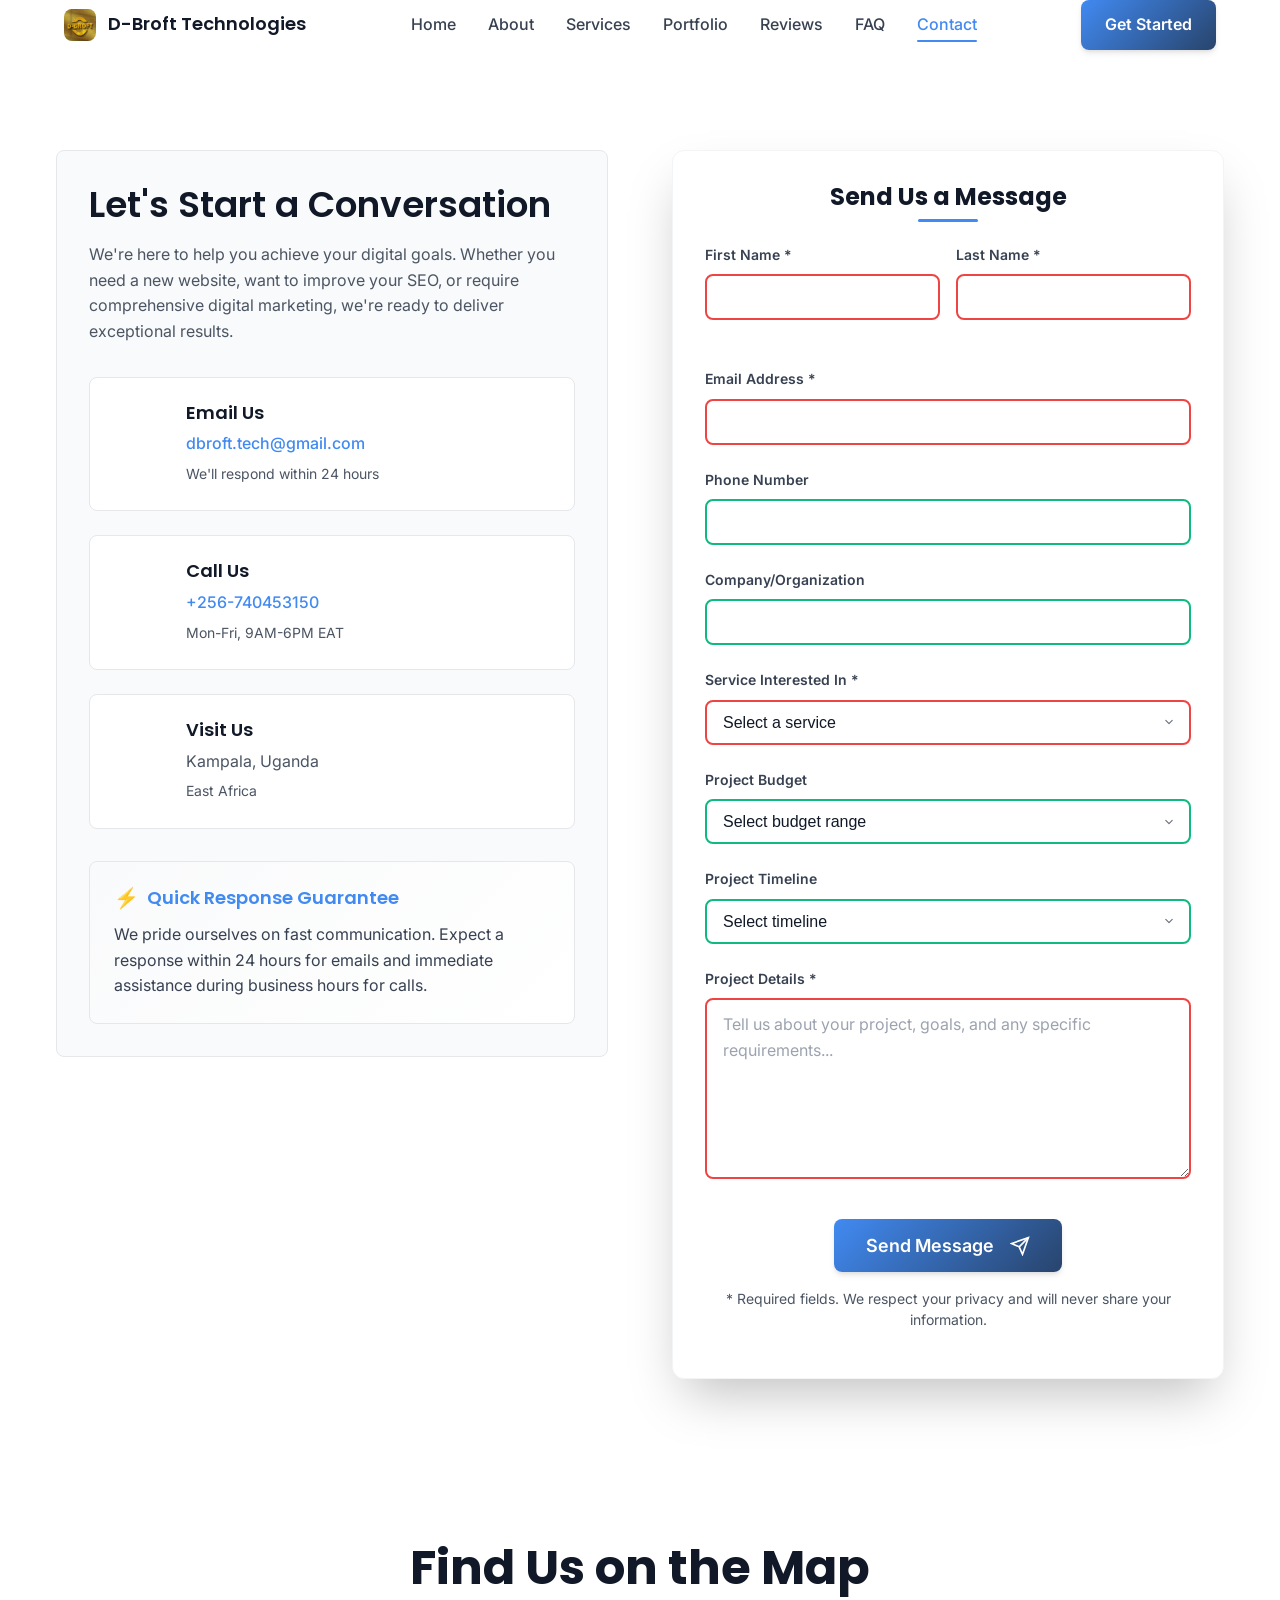
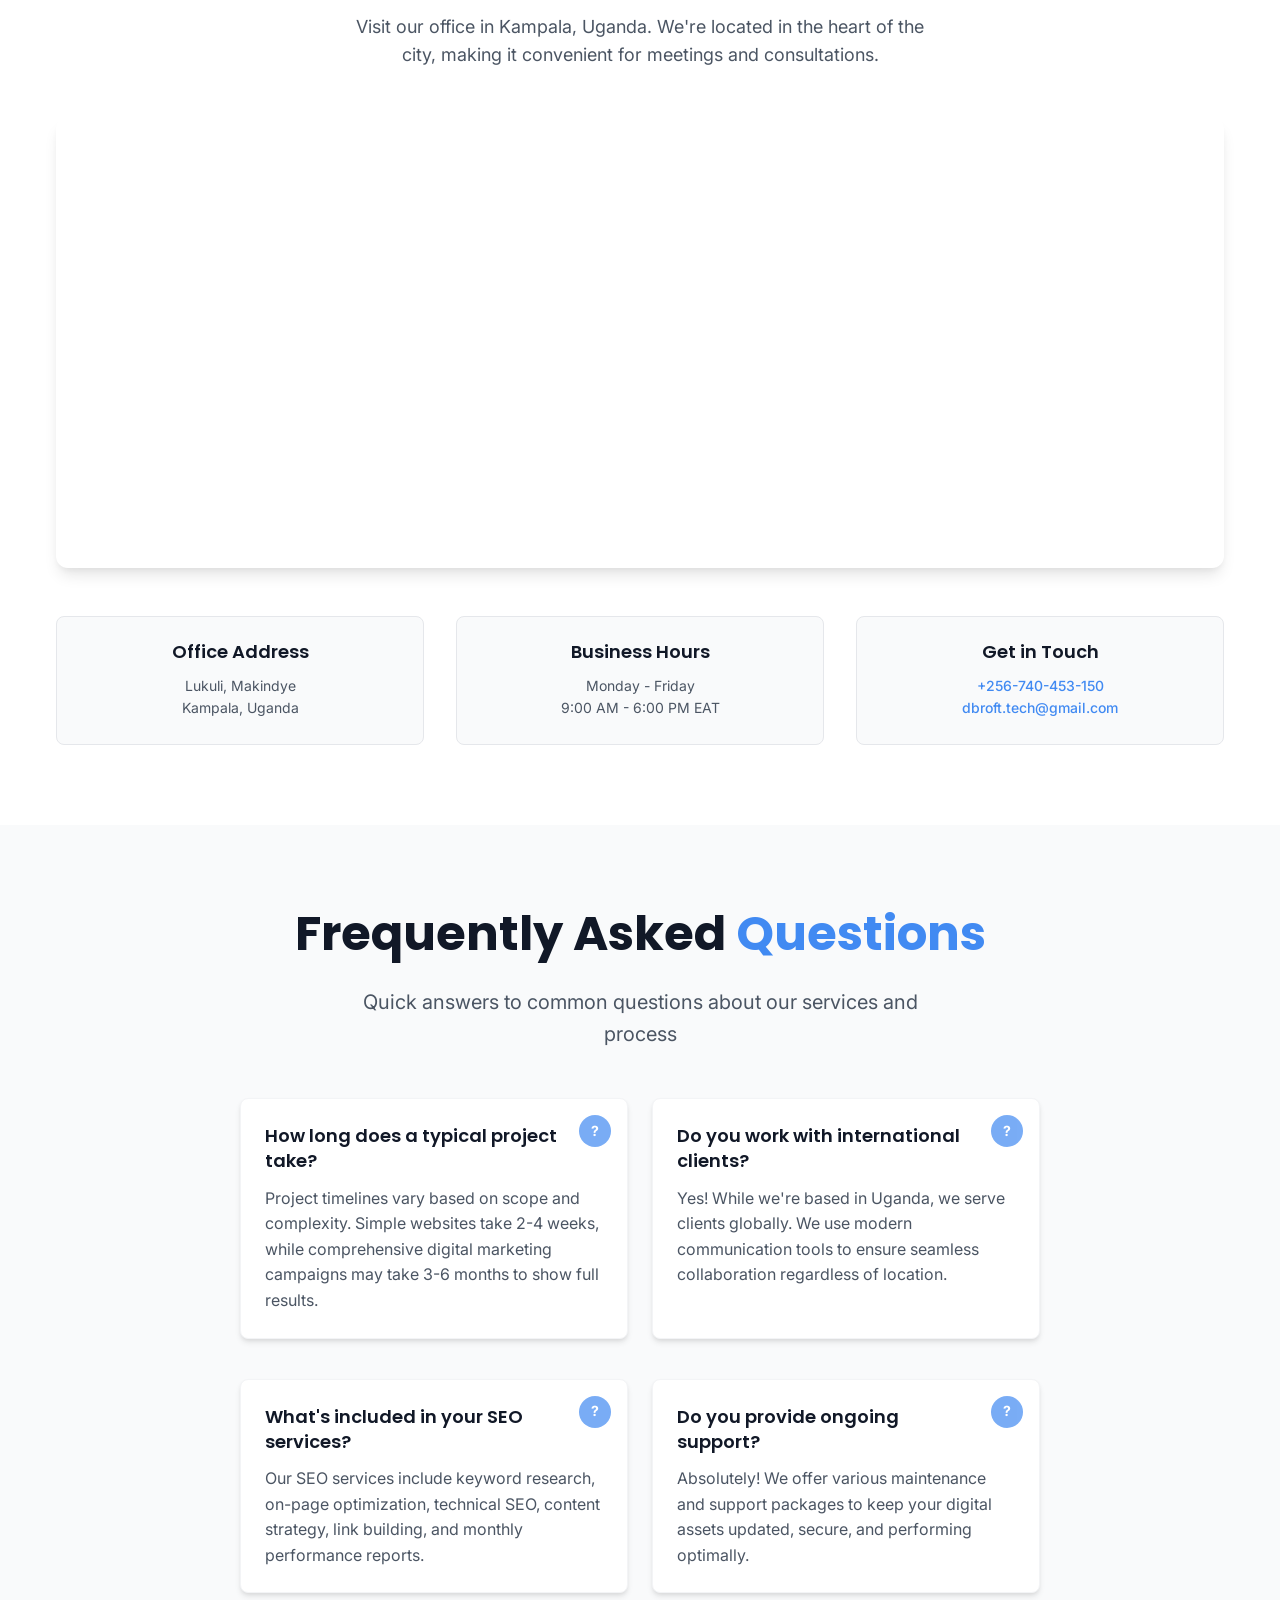
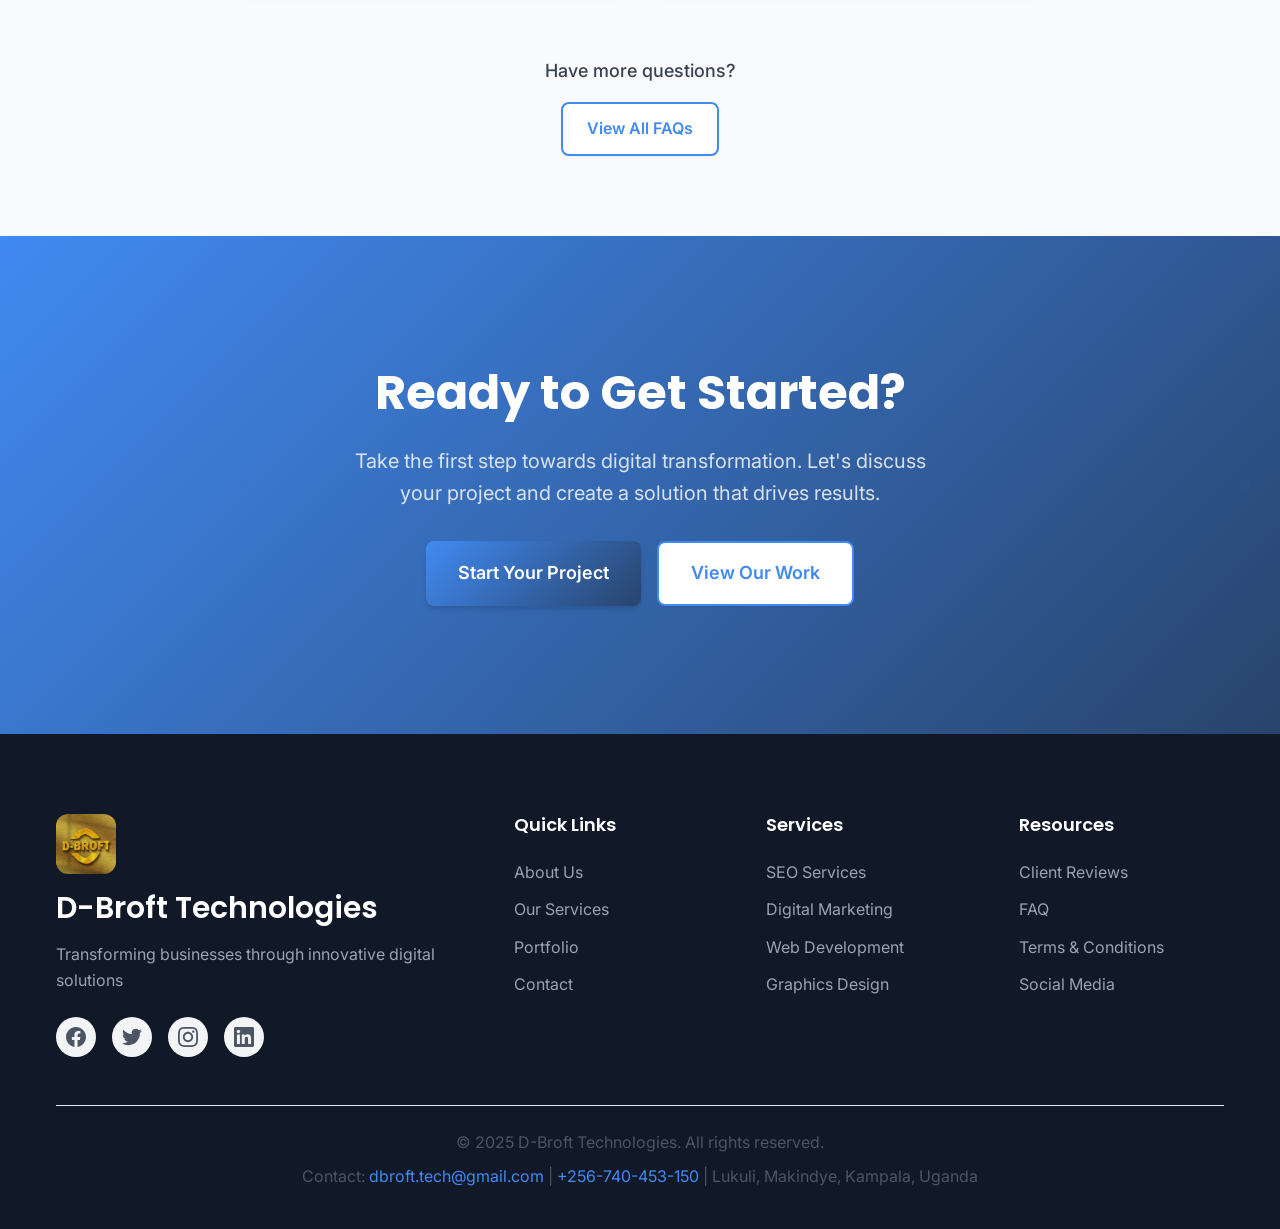
<file: contact.html>
<!DOCTYPE html>
 <html lang="en">
  <head>
   <meta charset="UTF-8">
   <meta name="viewport" content="width=device-width, initial-scale=1.0">
   <meta name="description" content="Contact D-Broft Technologies - Get in touch for digital solutions, web development, SEO, and marketing services. Located in Uganda, serving globally.">
   <meta name="keywords" content="contact D-Broft Technologies, digital solutions Uganda, web development contact, SEO services contact, get quote">
   <meta name="author" content="D-Broft Technologies">
   <meta name="robots" content="index, follow">
   
   <meta property="og:type" content="website">
   <meta property="og:url" content="https://dbroft.vercel.app/contact.html">
   <meta property="og:title" content="Contact D-Broft Technologies - Get Your Digital Project Started">
   <meta property="og:description" content="Ready to transform your business? Contact D-Broft Technologies for expert digital solutions. Free consultation available.">
   <meta property="og:image" content="https://dbroft.vercel.app/assets/img/logo.jpg">
   
   <link rel="canonical" href="https://dbroft.vercel.app/contact.html">
   <link rel="icon" type="image/png" href="./assets/img/favicon.png">
   <link rel="preconnect" href="https://fonts.googleapis.com">
   <link rel="preconnect" href="https://fonts.gstatic.com" crossorigin>
   <link href="https://fonts.googleapis.com/css2?family=Inter:wght@300;400;500;600;700&family=Poppins:wght@300;400;500;600;700&display=swap" rel="stylesheet">
   
   <link href="./assets/css/main.css" rel="stylesheet">
   <link href="./assets/css/components.css" rel="stylesheet">
   <link href="./assets/css/animations.css" rel="stylesheet">
   
   <script type="application/ld+json">
   {
    "@context": "https://schema.org",
    "@type": "LocalBusiness",
    "name": "D-Broft Technologies",
    "image": "https://dbroft.vercel.app/assets/img/logo.jpg",
    "description": "Digital solutions provider offering web development, SEO, digital marketing, and design services.",
    "url": "https://dbroft.vercel.app",
    "telephone": "+256-740-453-150",
    "email": "dbroft.tech@gmail.com",
    "address": {
     "@type": "PostalAddress",
     "streetAddress": "Kampala",
     "addressLocality": "Kampala",
     "addressCountry": "UG"
    },
    "contactPoint": {
     "@type": "ContactPoint",
     "contactType": "customer service",
     "telephone": "+256-740-453-150",
     "email": "dbroft.tech@gmail.com"
    }
   }
   </script>
   
   <script async src="https://www.googletagmanager.com/gtag/js?id=G-C004P0LS3F"></script>
   <script>
    window.dataLayer = window.dataLayer || [];
    function gtag(){dataLayer.push(arguments);}
    gtag('js', new Date());
    gtag('config', 'G-C004P0LS3F');
   </script>
   
   <title>Contact D-Broft Technologies - Get Your Digital Project Started</title>
  </head>
  <body>
   <nav class="navbar" id="navbar">
    <div class="nav-container">
     <div class="nav-brand">
      <img src="./assets/img/logo.jpg" alt="D-Broft Technologies Logo" class="nav-logo">
      <span class="nav-title">D-Broft Technologies</span>
     </div>
     
     <div class="nav-menu" id="nav-menu">
      <a href="./" class="nav-link">Home</a>
      <a href="./about.html" class="nav-link">About</a>
      <a href="./services.html" class="nav-link">Services</a>
      <a href="./portfolio.html" class="nav-link">Portfolio</a>
      <a href="./reviews.html" class="nav-link">Reviews</a>
      <a href="./faq.html" class="nav-link">FAQ</a>
      <a href="./contact.html" class="nav-link active">Contact</a>
     </div>
     
     <div class="nav-actions">
      <a href="./contact.html" class="btn btn-primary">Get Started</a>
      <button class="nav-toggle" id="nav-toggle" aria-label="Toggle navigation">
       <span></span>
       <span></span>
       <span></span>
      </button>
     </div>
    </div>
   </nav>

   <main>
    <section class="contact-section">
     <div class="container">
      <div class="contact-content">
       <div class="contact-info animate-on-scroll">
        <h2>Let's Start a Conversation</h2>
        <p>We're here to help you achieve your digital goals. Whether you need a new website, want to improve your SEO, or require comprehensive digital marketing, we're ready to deliver exceptional results.</p>
        
        <div class="contact-methods">
         <div class="contact-method">
          <div class="method-icon">
           <svg viewBox="0 0 24 24" fill="none" stroke="currentColor">
            <path d="M4 4h16c1.1 0 2 .9 2 2v12c0 1.1-.9 2-2 2H4c-1.1 0-2-.9-2-2V6c0-1.1.9-2 2-2z"/>
            <polyline points="22,6 12,13 2,6"/>
           </svg>
          </div>
          <div class="method-info">
           <h3>Email Us</h3>
           <p><a href="mailto:dbroft.tech@gmail.com">dbroft.tech@gmail.com</a></p>
           <span>We'll respond within 24 hours</span>
          </div>
         </div>
         
         <div class="contact-method">
          <div class="method-icon">
           <svg viewBox="0 0 24 24" fill="none" stroke="currentColor">
            <path d="M22 16.92v3a2 2 0 0 1-2.18 2 19.79 19.79 0 0 1-8.63-3.07 19.5 19.5 0 0 1-6-6 19.79 19.79 0 0 1-3.07-8.67A2 2 0 0 1 4.11 2h3a2 2 0 0 1 2 1.72 12.84 12.84 0 0 0 .7 2.81 2 2 0 0 1-.45 2.11L8.09 9.91a16 16 0 0 0 6 6l1.27-1.27a2 2 0 0 1 2.11-.45 12.84 12.84 0 0 0 2.81.7A2 2 0 0 1 22 16.92z"/>
           </svg>
          </div>
          <div class="method-info">
           <h3>Call Us</h3>
           <p><a href="tel:+256740453150">+256-740453150</a></p>
           <span>Mon-Fri, 9AM-6PM EAT</span>
          </div>
         </div>
         
         <div class="contact-method">
          <div class="method-icon">
           <svg viewBox="0 0 24 24" fill="none" stroke="currentColor">
            <path d="M21 10c0 7-9 13-9 13s-9-6-9-13a9 9 0 0 1 18 0z"/>
            <circle cx="12" cy="10" r="3"/>
           </svg>
          </div>
          <div class="method-info">
           <h3>Visit Us</h3>
           <p>Kampala, Uganda</p>
           <span>East Africa</span>
          </div>
         </div>
        </div>
        
        <div class="response-time">
         <h3>Quick Response Guarantee</h3>
         <p>We pride ourselves on fast communication. Expect a response within 24 hours for emails and immediate assistance during business hours for calls.</p>
        </div>
       </div>
       
       <div class="contact-form-container animate-on-scroll">
        <form class="contact-form" id="contactForm" data-validate>
         <h3>Send Us a Message</h3>
         
         <div class="form-row">
          <div class="input-group">
           <label for="firstName" class="input-label">First Name *</label>
           <input type="text" id="firstName" name="firstName" class="input-field" required>
          </div>
          <div class="input-group">
           <label for="lastName" class="input-label">Last Name *</label>
           <input type="text" id="lastName" name="lastName" class="input-field" required>
          </div>
         </div>
         
         <div class="input-group">
          <label for="email" class="input-label">Email Address *</label>
          <input type="email" id="email" name="email" class="input-field" required>
         </div>
         
         <div class="input-group">
          <label for="phone" class="input-label">Phone Number</label>
          <input type="tel" id="phone" name="phone" class="input-field">
         </div>
         
         <div class="input-group">
          <label for="company" class="input-label">Company/Organization</label>
          <input type="text" id="company" name="company" class="input-field">
         </div>
         
         <div class="input-group">
          <label for="service" class="input-label">Service Interested In *</label>
          <select id="service" name="service" class="input-field" required>
           <option value="">Select a service</option>
           <option value="seo">SEO Services</option>
           <option value="digital-marketing">Digital Marketing</option>
           <option value="web-development">Web Development</option>
           <option value="graphics-design">Graphics Design</option>
           <option value="social-media">Social Media Management</option>
           <option value="branding">Branding</option>
           <option value="animations">Animations</option>
           <option value="content-creation">Content Creation</option>
           <option value="consultation">Free Consultation</option>
           <option value="other">Other</option>
          </select>
         </div>
         
         <div class="input-group">
          <label for="budget" class="input-label">Project Budget</label>
          <select id="budget" name="budget" class="input-field">
           <option value="">Select budget range</option>
           <option value="under-1000">Under $1,000</option>
           <option value="1000-5000">$1,000 - $5,000</option>
           <option value="5000-10000">$5,000 - $10,000</option>
           <option value="10000-25000">$10,000 - $25,000</option>
           <option value="25000-plus">$25,000+</option>
           <option value="discuss">Let's discuss</option>
          </select>
         </div>
         
         <div class="input-group">
          <label for="timeline" class="input-label">Project Timeline</label>
          <select id="timeline" name="timeline" class="input-field">
           <option value="">Select timeline</option>
           <option value="asap">ASAP</option>
           <option value="1-month">Within 1 month</option>
           <option value="2-3-months">2-3 months</option>
           <option value="3-6-months">3-6 months</option>
           <option value="6-months-plus">6+ months</option>
           <option value="flexible">Flexible</option>
          </select>
         </div>
         
         <div class="input-group">
          <label for="message" class="input-label">Project Details *</label>
          <textarea id="message" name="message" class="input-field textarea" rows="6" placeholder="Tell us about your project, goals, and any specific requirements..." required></textarea>
         </div>
         
         <div class="form-footer">
          <button type="submit" class="btn btn-primary btn-large">
           Send Message
           <svg class="btn-icon" viewBox="0 0 24 24" fill="none" stroke="currentColor">
            <line x1="22" y1="2" x2="11" y2="13"/>
            <polygon points="22,2 15,22 11,13 2,9 22,2"/>
           </svg>
          </button>
          <p class="form-note">* Required fields. We respect your privacy and will never share your information.</p>
         </div>
        </form>
       </div>
      </div>
     </div>
    </section>

    <!-- Map Section -->
    <section class="map-section">
     <div class="container">
      <div class="map-header animate-on-scroll">
       <h2 class="section-title">Find Us on the Map</h2>
       <p class="section-description">Visit our office in Kampala, Uganda. We're located in the heart of the city, making it convenient for meetings and consultations.</p>
      </div>
      
      <div class="map-container animate-on-scroll">
       <iframe 
        src="https://www.google.com/maps/embed?pb=!1m18!1m12!1m3!1d3989.7696143185967!2d32.59348897483328!3d0.2831084640760641!2m3!1f0!2f0!3f0!3m2!1i1024!2i768!4f13.1!3m3!1m2!1s0x177dbdc97f9d92b9%3A0x95a1e6dbe1192539!2sD-Broft%20Technologies!5e0!3m2!1sen!2sus!4v1763658411352!5m2!1sen!2sus" 
        width="100%" 
        height="450" 
        style="border:0;" 
        allowfullscreen="" 
        loading="lazy" 
        referrerpolicy="no-referrer-when-downgrade"
        title="D-Broft Technologies Location - Kampala, Uganda">
       </iframe>
      </div>
      
      <div class="map-info animate-on-scroll">
       <div class="map-info-card">
        <h3>Office Address</h3>
        <p>Lukuli, Makindye<br>Kampala, Uganda</p>
       </div>
       <div class="map-info-card">
        <h3>Business Hours</h3>
        <p>Monday - Friday<br>9:00 AM - 6:00 PM EAT</p>
       </div>
       <div class="map-info-card">
        <h3>Get in Touch</h3>
        <p><a href="tel:+256740453150">+256-740-453-150</a><br><a href="mailto:dbroft.tech@gmail.com">dbroft.tech@gmail.com</a></p>
       </div>
      </div>
     </div>
    </section>

    <section class="faq-preview">
     <div class="container">
      <div class="section-header">
       <h2 class="section-title animate-on-scroll">Frequently Asked <span class="text-gradient">Questions</span></h2>
       <p class="section-description animate-on-scroll">
        Quick answers to common questions about our services and process
       </p>
      </div>
      
      <div class="faq-grid">
       <div class="faq-item animate-on-scroll" data-delay="0">
        <h3>How long does a typical project take?</h3>
        <p>Project timelines vary based on scope and complexity. Simple websites take 2-4 weeks, while comprehensive digital marketing campaigns may take 3-6 months to show full results.</p>
       </div>
       
       <div class="faq-item animate-on-scroll" data-delay="100">
        <h3>Do you work with international clients?</h3>
        <p>Yes! While we're based in Uganda, we serve clients globally. We use modern communication tools to ensure seamless collaboration regardless of location.</p>
       </div>
       
       <div class="faq-item animate-on-scroll" data-delay="200">
        <h3>What's included in your SEO services?</h3>
        <p>Our SEO services include keyword research, on-page optimization, technical SEO, content strategy, link building, and monthly performance reports.</p>
       </div>
       
       <div class="faq-item animate-on-scroll" data-delay="300">
        <h3>Do you provide ongoing support?</h3>
        <p>Absolutely! We offer various maintenance and support packages to keep your digital assets updated, secure, and performing optimally.</p>
       </div>
      </div>
      
      <div class="faq-cta animate-on-scroll">
       <p>Have more questions?</p>
       <a href="./faq.html" class="btn btn-secondary">View All FAQs</a>
      </div>
     </div>
    </section>

    <section class="cta">
     <div class="container">
      <div class="cta-content animate-on-scroll">
       <h2 class="cta-title">Ready to Get Started?</h2>
       <p class="cta-description">
        Take the first step towards digital transformation. Let's discuss your project and create a solution that drives results.
       </p>
       <div class="cta-actions">
        <a href="#contactForm" class="btn btn-primary btn-large">Start Your Project</a>
        <a href="./portfolio.html" class="btn btn-secondary btn-large">View Our Work</a>
       </div>
      </div>
     </div>
    </section>
   </main>

   <footer class="footer">
    <div class="container">
     <div class="footer-content">
      <div class="footer-section">
       <div class="footer-brand">
        <img src="./assets/img/logo.jpg" alt="D-Broft Technologies" class="footer-logo">
        <h3>D-Broft Technologies</h3>
        <p>Transforming businesses through innovative digital solutions</p>
       </div>
       <div class="footer-social">
        <a href="https://facebook.com/dbrofttech" target="_blank" rel="noopener" aria-label="Facebook">
         <svg viewBox="0 0 24 24" fill="currentColor">
          <path d="M24 12.073c0-6.627-5.373-12-12-12s-12 5.373-12 12c0 5.99 4.388 10.954 10.125 11.854v-8.385H7.078v-3.47h3.047V9.43c0-3.007 1.792-4.669 4.533-4.669 1.312 0 2.686.235 2.686.235v2.953H15.83c-1.491 0-1.956.925-1.956 1.874v2.25h3.328l-.532 3.47h-2.796v8.385C19.612 23.027 24 18.062 24 12.073z"/>
         </svg>
        </a>
        <a href="https://twitter.com/dbrofttech" target="_blank" rel="noopener" aria-label="Twitter">
         <svg viewBox="0 0 24 24" fill="currentColor">
          <path d="M23.953 4.57a10 10 0 01-2.825.775 4.958 4.958 0 002.163-2.723c-.951.555-2.005.959-3.127 1.184a4.92 4.92 0 00-8.384 4.482C7.69 8.095 4.067 6.13 1.64 3.162a4.822 4.822 0 00-.666 2.475c0 1.71.87 3.213 2.188 4.096a4.904 4.904 0 01-2.228-.616v.06a4.923 4.923 0 003.946 4.827 4.996 4.996 0 01-2.212.085 4.936 4.936 0 004.604 3.417 9.867 9.867 0 01-6.102 2.105c-.39 0-.779-.023-1.17-.067a13.995 13.995 0 007.557 2.209c9.053 0 13.998-7.496 13.998-13.985 0-.21 0-.42-.015-.63A9.935 9.935 0 0024 4.59z"/>
         </svg>
        </a>
        <a href="https://instagram.com/dbrofttech" target="_blank" rel="noopener" aria-label="Instagram">
         <svg viewBox="0 0 24 24" fill="currentColor">
          <path d="M12 2.163c3.204 0 3.584.012 4.85.07 3.252.148 4.771 1.691 4.919 4.919.058 1.265.069 1.645.069 4.849 0 3.205-.012 3.584-.069 4.849-.149 3.225-1.664 4.771-4.919 4.919-1.266.058-1.644.07-4.85.07-3.204 0-3.584-.012-4.849-.07-3.26-.149-4.771-1.699-4.919-4.92-.058-1.265-.07-1.644-.07-4.849 0-3.204.013-3.583.07-4.849.149-3.227 1.664-4.771 4.919-4.919 1.266-.057 1.645-.069 4.849-.069zm0-2.163c-3.259 0-3.667.014-4.947.072-4.358.2-6.78 2.618-6.98 6.98-.059 1.281-.073 1.689-.073 4.948 0 3.259.014 3.668.072 4.948.2 4.358 2.618 6.78 6.98 6.98 1.281.058 1.689.072 4.948.072 3.259 0 3.668-.014 4.948-.072 4.354-.2 6.782-2.618 6.979-6.98.059-1.28.073-1.689.073-4.948 0-3.259-.014-3.667-.072-4.947-.196-4.354-2.617-6.78-6.979-6.98-1.281-.059-1.69-.073-4.949-.073zm0 5.838c-3.403 0-6.162 2.759-6.162 6.162s2.759 6.163 6.162 6.163 6.162-2.759 6.162-6.163c0-3.403-2.759-6.162-6.162-6.162zm0 10.162c-2.209 0-4-1.79-4-4 0-2.209 1.791-4 4-4s4 1.791 4 4c0 2.21-1.791 4-4 4zm6.406-11.845c-.796 0-1.441.645-1.441 1.44s.645 1.44 1.441 1.44c.795 0 1.439-.645 1.439-1.44s-.644-1.44-1.439-1.44z"/>
         </svg>
        </a>
        <a href="https://linkedin.com/company/dbroft-technologies" target="_blank" rel="noopener" aria-label="LinkedIn">
         <svg viewBox="0 0 24 24" fill="currentColor">
          <path d="M20.447 20.452h-3.554v-5.569c0-1.328-.027-3.037-1.852-3.037-1.853 0-2.136 1.445-2.136 2.939v5.667H9.351V9h3.414v1.561h.046c.477-.9 1.637-1.85 3.37-1.85 3.601 0 4.267 2.37 4.267 5.455v6.286zM5.337 7.433c-1.144 0-2.063-.926-2.063-2.065 0-1.138.92-2.063 2.063-2.063 1.14 0 2.064.925 2.064 2.063 0 1.139-.925 2.065-2.064 2.065zm1.782 13.019H3.555V9h3.564v11.452zM22.225 0H1.771C.792 0 0 .774 0 1.729v20.542C0 23.227.792 24 1.771 24h20.451C23.2 24 24 23.227 24 22.271V1.729C24 .774 23.2 0 22.222 0h.003z"/>
         </svg>
        </a>
       </div>
      </div>
      
      <div class="footer-section">
       <h4>Quick Links</h4>
       <ul class="footer-links">
        <li><a href="./about.html">About Us</a></li>
        <li><a href="./services.html">Our Services</a></li>
        <li><a href="./portfolio.html">Portfolio</a></li>
        <li><a href="./contact.html">Contact</a></li>
       </ul>
      </div>
      
      <div class="footer-section">
       <h4>Services</h4>
       <ul class="footer-links">
        <li><a href="./services.html#seo">SEO Services</a></li>
        <li><a href="./services.html#marketing">Digital Marketing</a></li>
        <li><a href="./services.html#web">Web Development</a></li>
        <li><a href="./services.html#design">Graphics Design</a></li>
       </ul>
      </div>
      
      <div class="footer-section">
       <h4>Resources</h4>
       <ul class="footer-links">
        <li><a href="./reviews.html">Client Reviews</a></li>
        <li><a href="./faq.html">FAQ</a></li>
        <li><a href="./terms.html">Terms & Conditions</a></li>
        <li><a href="./social.html">Social Media</a></li>
       </ul>
      </div>
     </div>
     
     <div class="footer-bottom">
      <p>&copy; 2025 D-Broft Technologies. All rights reserved.</p>
      <p>Contact: <a href="mailto:dbroft.tech@gmail.com">dbroft.tech@gmail.com</a> | <a href="tel:+256740453150">+256-740-453-150</a> | Lukuli, Makindye, Kampala, Uganda</p>
     </div>
    </div>
   </footer>

   <script src="./assets/js/main.js"></script>
   <script src="./assets/js/components.js"></script>
   <script src="./assets/js/animations.js"></script>
  </body>
 </html>
</file>
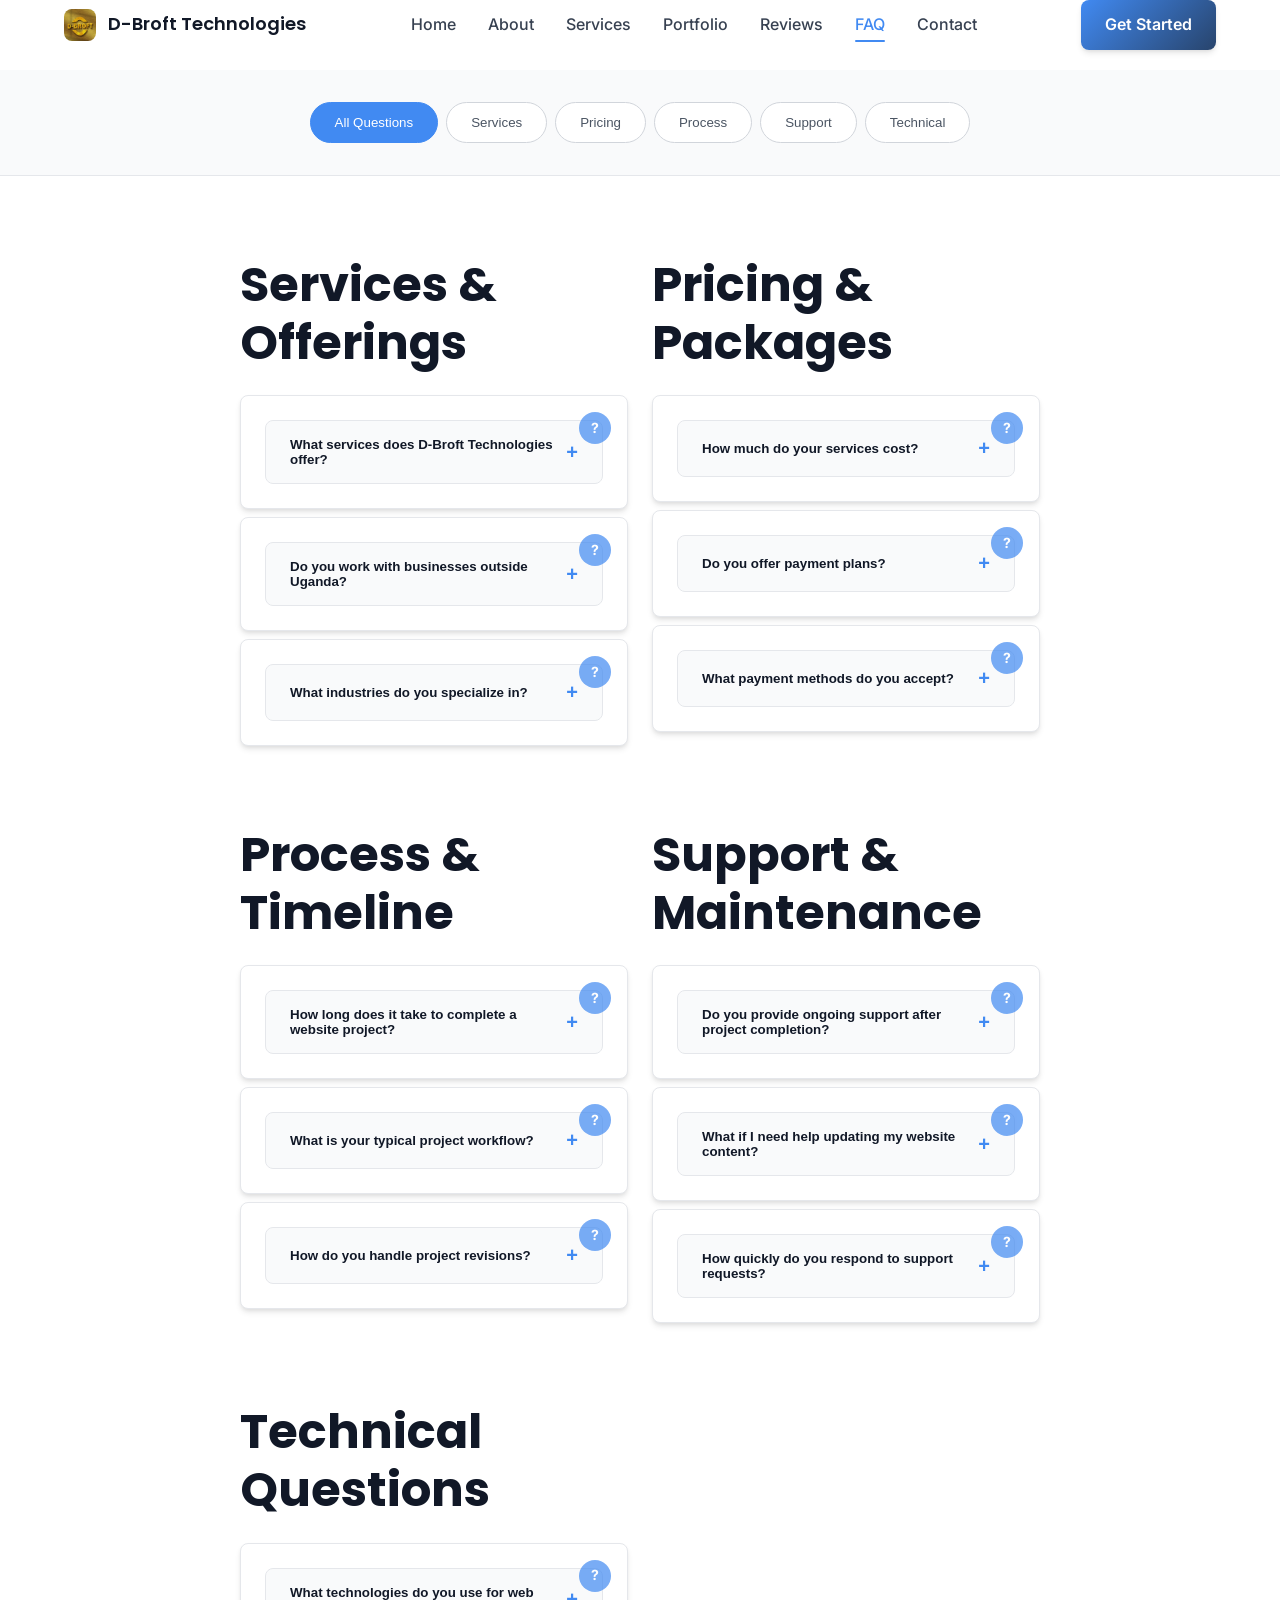
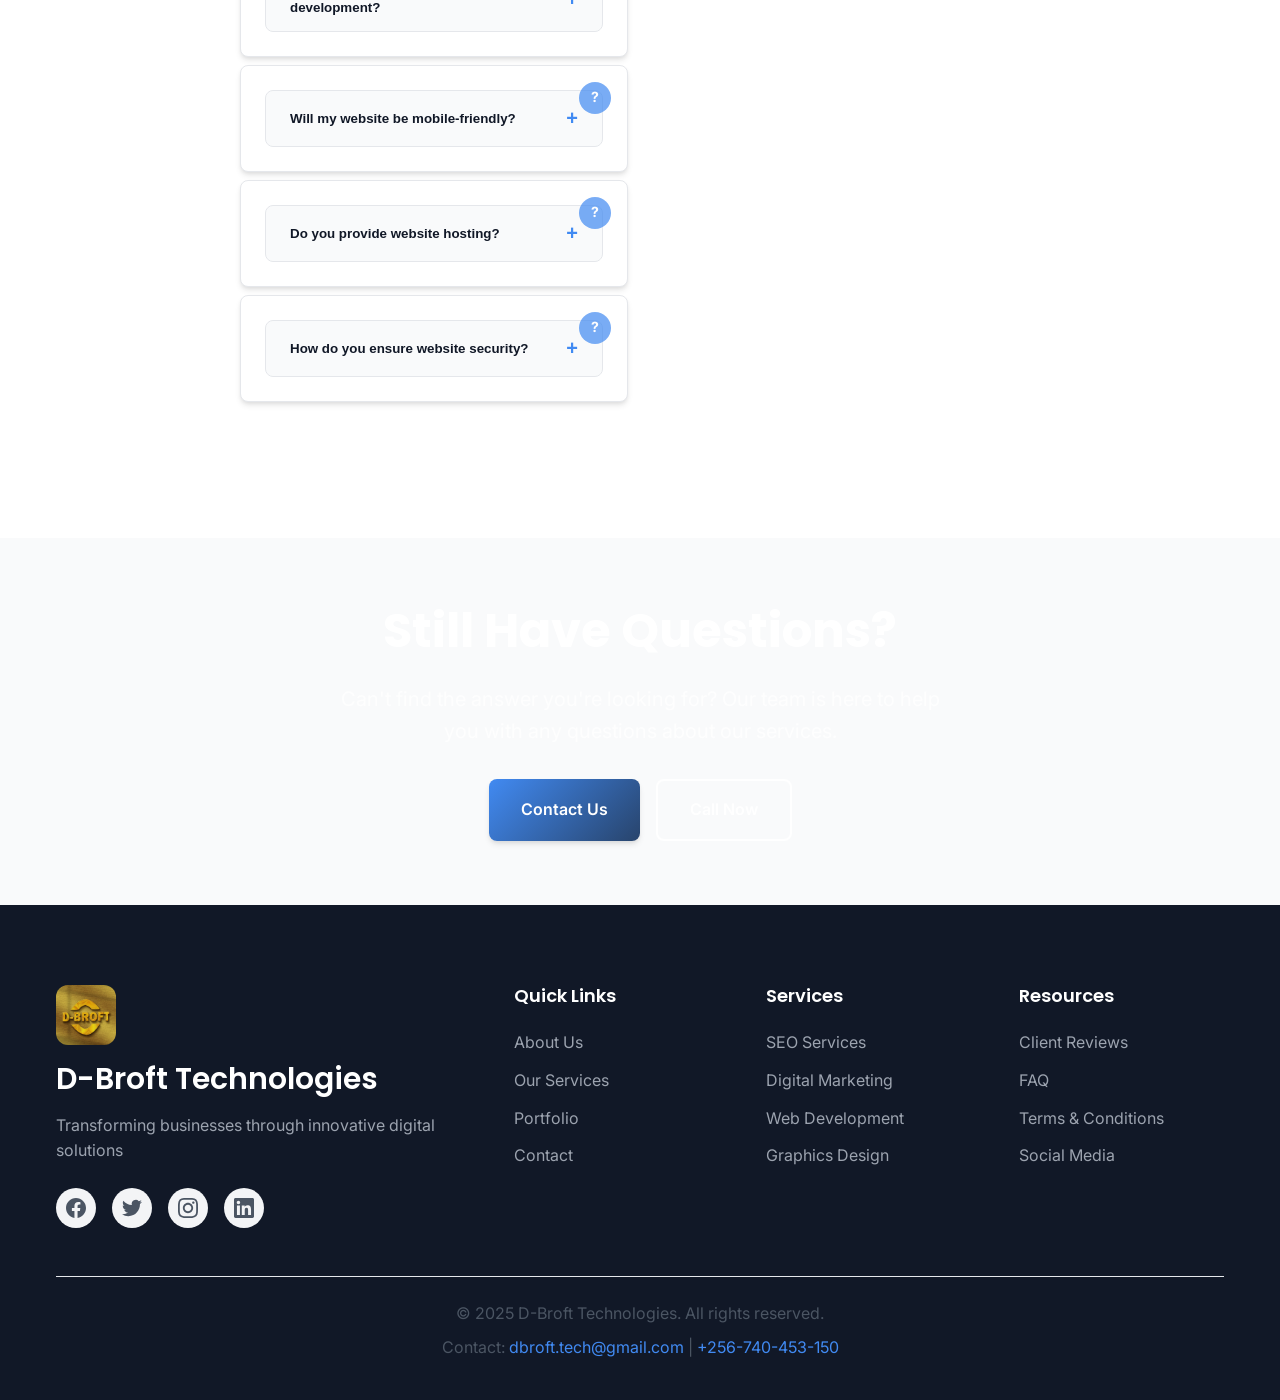
<file: faq.html>
<!DOCTYPE html>
 <html lang="en">
  <head>
   <meta charset="UTF-8">
   <meta name="viewport" content="width=device-width, initial-scale=1.0">
   <meta name="description" content="Frequently Asked Questions about D-Broft Technologies services. Get answers about web development, SEO, digital marketing, pricing, and project timelines.">
   <meta name="keywords" content="D-Broft FAQ, web development questions, SEO pricing, digital marketing help, Uganda tech support">
   <meta name="author" content="D-Broft Technologies">
   <meta name="robots" content="index, follow">
   <meta name="theme-color" content="#418af2">
   
   <meta property="og:title" content="Frequently Asked Questions - D-Broft Technologies">
   <meta property="og:description" content="Get answers to common questions about our digital services, pricing, timelines, and support.">
   <meta property="og:type" content="website">
   <meta property="og:url" content="https://dbroft.vercel.app/faq.html">
   <meta property="og:image" content="https://dbroft.vercel.app/assets/img/logo.jpg">
   <meta property="og:site_name" content="D-Broft Technologies">
   
   <meta name="twitter:card" content="summary_large_image">
   <meta name="twitter:title" content="Frequently Asked Questions - D-Broft Technologies">
   <meta name="twitter:description" content="Get answers to common questions about our digital services, pricing, timelines, and support.">
   <meta name="twitter:image" content="https://dbroft.vercel.app/assets/img/logo.jpg">
   
   <title>Frequently Asked Questions - D-Broft Technologies</title>
   
   <link rel="canonical" href="https://dbroft.vercel.app/faq.html">
   <link rel="icon" type="image/png" href="./assets/img/favicon.png">
   <link rel="apple-touch-icon" href="./assets/img/favicon.png">
   <link rel="manifest" href="./manifest.json">
   
   <link rel="preconnect" href="https://fonts.googleapis.com">
   <link rel="preconnect" href="https://fonts.gstatic.com" crossorigin>
   <link href="https://fonts.googleapis.com/css2?family=Inter:wght@300;400;500;600;700&family=Poppins:wght@300;400;500;600;700&display=swap" rel="stylesheet">
   
   <link rel="stylesheet" href="./assets/css/main.css">
   <link rel="stylesheet" href="./assets/css/components.css">
   <link rel="stylesheet" href="./assets/css/animations.css">
   
   <script type="application/ld+json">
   {
    "@context": "https://schema.org",
    "@type": "FAQPage",
    "mainEntity": [
     {
      "@type": "Question",
      "name": "What services does D-Broft Technologies offer?",
      "acceptedAnswer": {
       "@type": "Answer",
       "text": "We offer comprehensive digital solutions including SEO services, web development, graphics design, digital marketing, social media management, branding, and content creation."
      }
     },
     {
      "@type": "Question",
      "name": "How long does it take to complete a website project?",
      "acceptedAnswer": {
       "@type": "Answer",
       "text": "Website development timelines vary based on complexity. Simple websites take 1-2 weeks, while complex e-commerce or custom applications can take 4-8 weeks. We provide detailed timelines during consultation."
      }
     }
    ]
   }
   </script>
   
   <script async src="https://www.googletagmanager.com/gtag/js?id=G-C004P0LS3F"></script>
   <script>
    window.dataLayer = window.dataLayer || [];
    function gtag(){dataLayer.push(arguments);}
    gtag('js', new Date());
    gtag('config', 'G-C004P0LS3F');
   </script>
  </head>
  <body>
   <nav class="navbar" id="navbar">
    <div class="nav-container">
     <div class="nav-brand">
      <img src="./assets/img/logo.jpg" alt="D-Broft Technologies Logo" class="nav-logo">
      <span class="nav-title">D-Broft Technologies</span>
     </div>
     
     <div class="nav-menu" id="nav-menu">
      <a href="./" class="nav-link">Home</a>
      <a href="./about.html" class="nav-link">About</a>
      <a href="./services.html" class="nav-link">Services</a>
      <a href="./portfolio.html" class="nav-link">Portfolio</a>
      <a href="./reviews.html" class="nav-link">Reviews</a>
      <a href="./faq.html" class="nav-link active">FAQ</a>
      <a href="./contact.html" class="nav-link">Contact</a>
     </div>
     
     <div class="nav-actions">
      <a href="./contact.html" class="btn btn-primary">Get Started</a>
      <button class="nav-toggle" id="nav-toggle" aria-label="Toggle navigation">
       <span></span>
       <span></span>
       <span></span>
      </button>
     </div>
    </div>
   </nav>

   <main>

    <section class="faq-categories">
     <div class="container">
      <div class="category-tabs">
       <button class="category-btn active" data-category="all">All Questions</button>
       <button class="category-btn" data-category="services">Services</button>
       <button class="category-btn" data-category="pricing">Pricing</button>
       <button class="category-btn" data-category="process">Process</button>
       <button class="category-btn" data-category="support">Support</button>
       <button class="category-btn" data-category="technical">Technical</button>
      </div>
     </div>
    </section>

    <section class="faq-content">
     <div class="container">
      <div class="faq-grid">
       <div class="faq-section" data-category="services">
        <h2 class="section-title">Services & Offerings</h2>
        
        <div class="faq-item accordion-item">
         <button class="faq-question accordion-header">
          <span>What services does D-Broft Technologies offer?</span>
          <span class="faq-icon">+</span>
         </button>
         <div class="faq-answer accordion-content">
          <p>We offer comprehensive digital solutions including:</p>
          <ul>
           <li><strong>SEO Services</strong> - Improve your search engine rankings. <a href="./services.html#seo">Learn more →</a></li>
           <li><strong>Web Development</strong> - Custom websites and web applications. <a href="./services.html#web">Learn more →</a></li>
           <li><strong>Graphics Design</strong> - Visual branding and marketing materials. <a href="./services.html#design">Learn more →</a></li>
           <li><strong>Digital Marketing</strong> - Online advertising and promotion. <a href="./services.html#marketing">Learn more →</a></li>
           <li><strong>Social Media Management</strong> - Complete social media strategy. <a href="./services.html#social">Learn more →</a></li>
           <li><strong>Branding</strong> - Logo design and brand identity. <a href="./services.html#branding">Learn more →</a></li>
           <li><strong>Content Creation</strong> - Engaging written and visual content. <a href="./services.html#content">Learn more →</a></li>
          </ul>
          <p>View our full <a href="./services.html">Services page</a> for detailed information on each offering.</p>
         </div>
        </div>

        <div class="faq-item accordion-item">
         <button class="faq-question accordion-header">
          <span>Do you work with businesses outside Uganda?</span>
          <span class="faq-icon">+</span>
         </button>
         <div class="faq-answer accordion-content">
          <p>Yes! While we're based in Uganda, we work with clients globally. Our digital services can be delivered remotely, and we have experience working with businesses across Africa, Europe, and North America.</p>
         </div>
        </div>

        <div class="faq-item accordion-item">
         <button class="faq-question accordion-header">
          <span>What industries do you specialize in?</span>
          <span class="faq-icon">+</span>
         </button>
         <div class="faq-answer accordion-content">
          <p>We work across various industries including healthcare, education, e-commerce, hospitality, real estate, legal services, manufacturing, and technology startups. Our adaptable approach allows us to understand and serve diverse business needs.</p>
         </div>
        </div>
       </div>

       <div class="faq-section" data-category="pricing">
        <h2 class="section-title">Pricing & Packages</h2>
        
        <div class="faq-item accordion-item">
         <button class="faq-question accordion-header">
          <span>How much do your services cost?</span>
          <span class="faq-icon">+</span>
         </button>
         <div class="faq-answer accordion-content">
          <p>Our pricing varies based on project scope and requirements:</p>
          <ul>
           <li><strong>Basic Website:</strong> $500 - $1,500</li>
           <li><strong>E-commerce Site:</strong> $1,500 - $5,000</li>
           <li><strong>SEO Services:</strong> $300 - $1,000/month</li>
           <li><strong>Digital Marketing:</strong> $400 - $2,000/month</li>
           <li><strong>Graphics Design:</strong> $50 - $500 per project</li>
          </ul>
          <p>Contact us for a detailed quote based on your specific needs.</p>
         </div>
        </div>

        <div class="faq-item accordion-item">
         <button class="faq-question accordion-header">
          <span>Do you offer payment plans?</span>
          <span class="faq-icon">+</span>
         </button>
         <div class="faq-answer accordion-content">
          <p>Yes, we offer flexible payment options including:</p>
          <ul>
           <li>50% upfront, 50% on completion for projects under $2,000</li>
           <li>33% upfront, 33% at milestone, 34% on completion for larger projects</li>
           <li>Monthly payment plans for ongoing services like SEO and marketing</li>
           <li>Custom payment schedules for enterprise clients</li>
          </ul>
         </div>
        </div>

        <div class="faq-item accordion-item">
         <button class="faq-question accordion-header">
          <span>What payment methods do you accept?</span>
          <span class="faq-icon">+</span>
         </button>
         <div class="faq-answer accordion-content">
          <p>We accept various payment methods for your convenience:</p>
          <ul>
           <li>Bank transfers (local and international)</li>
           <li>Mobile money (MTN, Airtel)</li>
           <li>PayPal</li>
           <li>Cryptocurrency (Bitcoin, Ethereum)</li>
           <li>Credit/Debit cards</li>
          </ul>
         </div>
        </div>
       </div>

       <div class="faq-section" data-category="process">
        <h2 class="section-title">Process & Timeline</h2>
        
        <div class="faq-item accordion-item">
         <button class="faq-question accordion-header">
          <span>How long does it take to complete a website project?</span>
          <span class="faq-icon">+</span>
         </button>
         <div class="faq-answer accordion-content">
          <p>Timeline depends on project complexity:</p>
          <ul>
           <li><strong>Simple Website (5-10 pages):</strong> 1-2 weeks</li>
           <li><strong>Business Website (10-20 pages):</strong> 2-4 weeks</li>
           <li><strong>E-commerce Site:</strong> 4-6 weeks</li>
           <li><strong>Custom Web Application:</strong> 6-12 weeks</li>
          </ul>
          <p>We provide detailed timelines during our initial consultation and keep you updated throughout the process.</p>
         </div>
        </div>

        <div class="faq-item accordion-item">
         <button class="faq-question accordion-header">
          <span>What is your typical project workflow?</span>
          <span class="faq-icon">+</span>
         </button>
         <div class="faq-answer accordion-content">
          <p>Our proven 6-step process ensures successful project delivery:</p>
          <ol>
           <li><strong>Discovery:</strong> Understanding your needs and goals</li>
           <li><strong>Planning:</strong> Creating detailed project roadmap</li>
           <li><strong>Design:</strong> Developing visual concepts and prototypes</li>
           <li><strong>Development:</strong> Building and coding your solution</li>
           <li><strong>Testing:</strong> Quality assurance and optimization</li>
           <li><strong>Launch:</strong> Deployment and ongoing support</li>
          </ol>
         </div>
        </div>

        <div class="faq-item accordion-item">
         <button class="faq-question accordion-header">
          <span>How do you handle project revisions?</span>
          <span class="faq-icon">+</span>
         </button>
         <div class="faq-answer accordion-content">
          <p>We include reasonable revisions in all our projects:</p>
          <ul>
           <li>Up to 3 rounds of revisions included in base price</li>
           <li>Additional revisions charged at hourly rate</li>
           <li>Major scope changes require new project agreement</li>
           <li>All revisions documented and approved before implementation</li>
          </ul>
         </div>
        </div>
       </div>

       <div class="faq-section" data-category="support">
        <h2 class="section-title">Support & Maintenance</h2>
        
        <div class="faq-item accordion-item">
         <button class="faq-question accordion-header">
          <span>Do you provide ongoing support after project completion?</span>
          <span class="faq-icon">+</span>
         </button>
         <div class="faq-answer accordion-content">
          <p>Yes, we offer comprehensive post-launch support:</p>
          <ul>
           <li><strong>30-day free support</strong> for bug fixes and minor adjustments</li>
           <li><strong>Monthly maintenance packages</strong> starting at $50/month</li>
           <li><strong>24/7 emergency support</strong> for critical issues</li>
           <li><strong>Training sessions</strong> for content management</li>
           <li><strong>Performance monitoring</strong> and optimization</li>
          </ul>
         </div>
        </div>

        <div class="faq-item accordion-item">
         <button class="faq-question accordion-header">
          <span>What if I need help updating my website content?</span>
          <span class="faq-icon">+</span>
         </button>
         <div class="faq-answer accordion-content">
          <p>We make content management easy for you:</p>
          <ul>
           <li>User-friendly content management system (CMS)</li>
           <li>Comprehensive training on content updates</li>
           <li>Video tutorials and documentation</li>
           <li>Content update services available at $25/hour</li>
           <li>Monthly content packages for regular updates</li>
          </ul>
         </div>
        </div>

        <div class="faq-item accordion-item">
         <button class="faq-question accordion-header">
          <span>How quickly do you respond to support requests?</span>
          <span class="faq-icon">+</span>
         </button>
         <div class="faq-answer accordion-content">
          <p>Our support response times:</p>
          <ul>
           <li><strong>Critical issues:</strong> Within 2 hours</li>
           <li><strong>High priority:</strong> Within 24 hours</li>
           <li><strong>Medium priority:</strong> Within 48 hours</li>
           <li><strong>Low priority:</strong> Within 72 hours</li>
          </ul>
          <p>Premium support clients receive priority handling with faster response times.</p>
         </div>
        </div>
       </div>

       <div class="faq-section" data-category="technical">
        <h2 class="section-title">Technical Questions</h2>
        
        <div class="faq-item accordion-item">
         <button class="faq-question accordion-header">
          <span>What technologies do you use for web development?</span>
          <span class="faq-icon">+</span>
         </button>
         <div class="faq-answer accordion-content">
          <p>We use modern, reliable technologies:</p>
          <ul>
           <li><strong>Frontend:</strong> HTML5, CSS3, JavaScript, React, Vue.js</li>
           <li><strong>Backend:</strong> Node.js, Python, PHP</li>
           <li><strong>Databases:</strong> MySQL, PostgreSQL, MongoDB</li>
           <li><strong>CMS:</strong> WordPress, Custom solutions</li>
           <li><strong>Hosting:</strong> AWS, Google Cloud, Vercel</li>
          </ul>
         </div>
        </div>

        <div class="faq-item accordion-item">
         <button class="faq-question accordion-header">
          <span>Will my website be mobile-friendly?</span>
          <span class="faq-icon">+</span>
         </button>
         <div class="faq-answer accordion-content">
          <p>Absolutely! All our websites are:</p>
          <ul>
           <li>Fully responsive across all devices</li>
           <li>Mobile-first design approach</li>
           <li>Optimized for touch interactions</li>
           <li>Fast loading on mobile networks</li>
           <li>Google Mobile-Friendly certified</li>
          </ul>
         </div>
        </div>

        <div class="faq-item accordion-item">
         <button class="faq-question accordion-header">
          <span>Do you provide website hosting?</span>
          <span class="faq-icon">+</span>
         </button>
         <div class="faq-answer accordion-content">
          <p>Yes, we offer reliable hosting solutions:</p>
          <ul>
           <li><strong>Shared Hosting:</strong> $10-30/month</li>
           <li><strong>VPS Hosting:</strong> $50-150/month</li>
           <li><strong>Dedicated Servers:</strong> $200+/month</li>
           <li><strong>Cloud Hosting:</strong> Scalable pricing</li>
           <li>Free SSL certificates included</li>
           <li>Daily backups and security monitoring</li>
          </ul>
         </div>
        </div>

        <div class="faq-item accordion-item">
         <button class="faq-question accordion-header">
          <span>How do you ensure website security?</span>
          <span class="faq-icon">+</span>
         </button>
         <div class="faq-answer accordion-content">
          <p>Security is our top priority:</p>
          <ul>
           <li>SSL certificates for encrypted connections</li>
           <li>Regular security updates and patches</li>
           <li>Firewall protection and malware scanning</li>
           <li>Secure coding practices</li>
           <li>Regular backups and disaster recovery</li>
           <li>Compliance with data protection regulations</li>
          </ul>
         </div>
        </div>
       </div>
      </div>
     </div>
    </section>

    <section class="contact-cta">
     <div class="container">
      <div class="cta-content">
       <h2 class="cta-title">Still Have Questions?</h2>
       <p class="cta-description">
        Can't find the answer you're looking for? Our team is here to help you with any questions about our services.
       </p>
       <div class="cta-buttons">
        <a href="./contact.html" class="btn btn-primary">Contact Us</a>
        <a href="tel:+256740453150" class="btn btn-outline">Call Now</a>
       </div>
      </div>
     </div>
    </section>
   </main>

   <footer class="footer">
    <div class="container">
     <div class="footer-content">
      <div class="footer-section">
       <div class="footer-brand">
        <img src="./assets/img/logo.jpg" alt="D-Broft Technologies" class="footer-logo">
        <h3>D-Broft Technologies</h3>
        <p>Transforming businesses through innovative digital solutions</p>
       </div>
       <div class="footer-social">
        <a href="https://facebook.com/dbrofttech" target="_blank" rel="noopener" aria-label="Facebook">
         <svg viewBox="0 0 24 24" fill="currentColor">
          <path d="M24 12.073c0-6.627-5.373-12-12-12s-12 5.373-12 12c0 5.99 4.388 10.954 10.125 11.854v-8.385H7.078v-3.47h3.047V9.43c0-3.007 1.792-4.669 4.533-4.669 1.312 0 2.686.235 2.686.235v2.953H15.83c-1.491 0-1.956.925-1.956 1.874v2.25h3.328l-.532 3.47h-2.796v8.385C19.612 23.027 24 18.062 24 12.073z"/>
         </svg>
        </a>
        <a href="https://twitter.com/dbrofttech" target="_blank" rel="noopener" aria-label="Twitter">
         <svg viewBox="0 0 24 24" fill="currentColor">
          <path d="M23.953 4.57a10 10 0 01-2.825.775 4.958 4.958 0 002.163-2.723c-.951.555-2.005.959-3.127 1.184a4.92 4.92 0 00-8.384 4.482C7.69 8.095 4.067 6.13 1.64 3.162a4.822 4.822 0 00-.666 2.475c0 1.71.87 3.213 2.188 4.096a4.904 4.904 0 01-2.228-.616v.06a4.923 4.923 0 003.946 4.827 4.996 4.996 0 01-2.212.085 4.936 4.936 0 004.604 3.417 9.867 9.867 0 01-6.102 2.105c-.39 0-.779-.023-1.17-.067a13.995 13.995 0 007.557 2.209c9.053 0 13.998-7.496 13.998-13.985 0-.21 0-.42-.015-.63A9.935 9.935 0 0024 4.59z"/>
         </svg>
        </a>
        <a href="https://instagram.com/dbrofttech" target="_blank" rel="noopener" aria-label="Instagram">
         <svg viewBox="0 0 24 24" fill="currentColor">
          <path d="M12 2.163c3.204 0 3.584.012 4.85.07 3.252.148 4.771 1.691 4.919 4.919.058 1.265.069 1.645.069 4.849 0 3.205-.012 3.584-.069 4.849-.149 3.225-1.664 4.771-4.919 4.919-1.266.058-1.644.07-4.85.07-3.204 0-3.584-.012-4.849-.07-3.26-.149-4.771-1.699-4.919-4.92-.058-1.265-.07-1.644-.07-4.849 0-3.204.013-3.583.07-4.849.149-3.227 1.664-4.771 4.919-4.919 1.266-.057 1.645-.069 4.849-.069zm0-2.163c-3.259 0-3.667.014-4.947.072-4.358.2-6.78 2.618-6.98 6.98-.059 1.281-.073 1.689-.073 4.948 0 3.259.014 3.668.072 4.948.2 4.358 2.618 6.78 6.98 6.98 1.281.058 1.689.072 4.948.072 3.259 0 3.668-.014 4.948-.072 4.354-.2 6.782-2.618 6.979-6.98.059-1.28.073-1.689.073-4.948 0-3.259-.014-3.667-.072-4.947-.196-4.354-2.617-6.78-6.979-6.98-1.281-.059-1.69-.073-4.949-.073zm0 5.838c-3.403 0-6.162 2.759-6.162 6.162s2.759 6.163 6.162 6.163 6.162-2.759 6.162-6.163c0-3.403-2.759-6.162-6.162-6.162zm0 10.162c-2.209 0-4-1.79-4-4 0-2.209 1.791-4 4-4s4 1.791 4 4c0 2.21-1.791 4-4 4zm6.406-11.845c-.796 0-1.441.645-1.441 1.44s.645 1.44 1.441 1.44c.795 0 1.439-.645 1.439-1.44s-.644-1.44-1.439-1.44z"/>
         </svg>
        </a>
        <a href="https://linkedin.com/company/dbroft-technologies" target="_blank" rel="noopener" aria-label="LinkedIn">
         <svg viewBox="0 0 24 24" fill="currentColor">
          <path d="M20.447 20.452h-3.554v-5.569c0-1.328-.027-3.037-1.852-3.037-1.853 0-2.136 1.445-2.136 2.939v5.667H9.351V9h3.414v1.561h.046c.477-.9 1.637-1.85 3.37-1.85 3.601 0 4.267 2.37 4.267 5.455v6.286zM5.337 7.433c-1.144 0-2.063-.926-2.063-2.065 0-1.138.92-2.063 2.063-2.063 1.14 0 2.064.925 2.064 2.063 0 1.139-.925 2.065-2.064 2.065zm1.782 13.019H3.555V9h3.564v11.452zM22.225 0H1.771C.792 0 0 .774 0 1.729v20.542C0 23.227.792 24 1.771 24h20.451C23.2 24 24 23.227 24 22.271V1.729C24 .774 23.2 0 22.222 0h.003z"/>
         </svg>
        </a>
       </div>
      </div>
      
      <div class="footer-section">
       <h4>Quick Links</h4>
       <ul class="footer-links">
        <li><a href="./about.html">About Us</a></li>
        <li><a href="./services.html">Our Services</a></li>
        <li><a href="./portfolio.html">Portfolio</a></li>
        <li><a href="./contact.html">Contact</a></li>
       </ul>
      </div>
      
      <div class="footer-section">
       <h4>Services</h4>
       <ul class="footer-links">
        <li><a href="./services.html#seo">SEO Services</a></li>
        <li><a href="./services.html#marketing">Digital Marketing</a></li>
        <li><a href="./services.html#web">Web Development</a></li>
        <li><a href="./services.html#design">Graphics Design</a></li>
       </ul>
      </div>
      
      <div class="footer-section">
       <h4>Resources</h4>
       <ul class="footer-links">
        <li><a href="./reviews.html">Client Reviews</a></li>
        <li><a href="./faq.html">FAQ</a></li>
        <li><a href="./terms.html">Terms &amp; Conditions</a></li>
        <li><a href="./social.html">Social Media</a></li>
       </ul>
      </div>
     </div>
     
     <div class="footer-bottom">
      <p>&copy; 2025 D-Broft Technologies. All rights reserved.</p>
      <p>Contact: <a href="mailto:dbroft.tech@gmail.com">dbroft.tech@gmail.com</a> | <a href="tel:+256740453150">+256-740-453-150</a></p>
     </div>
    </div>
   </footer>

   <script src="./assets/js/main.js"></script>
   <script src="./assets/js/components.js"></script>
   <script src="./assets/js/animations.js"></script>
  </body>
 </html>
</file>
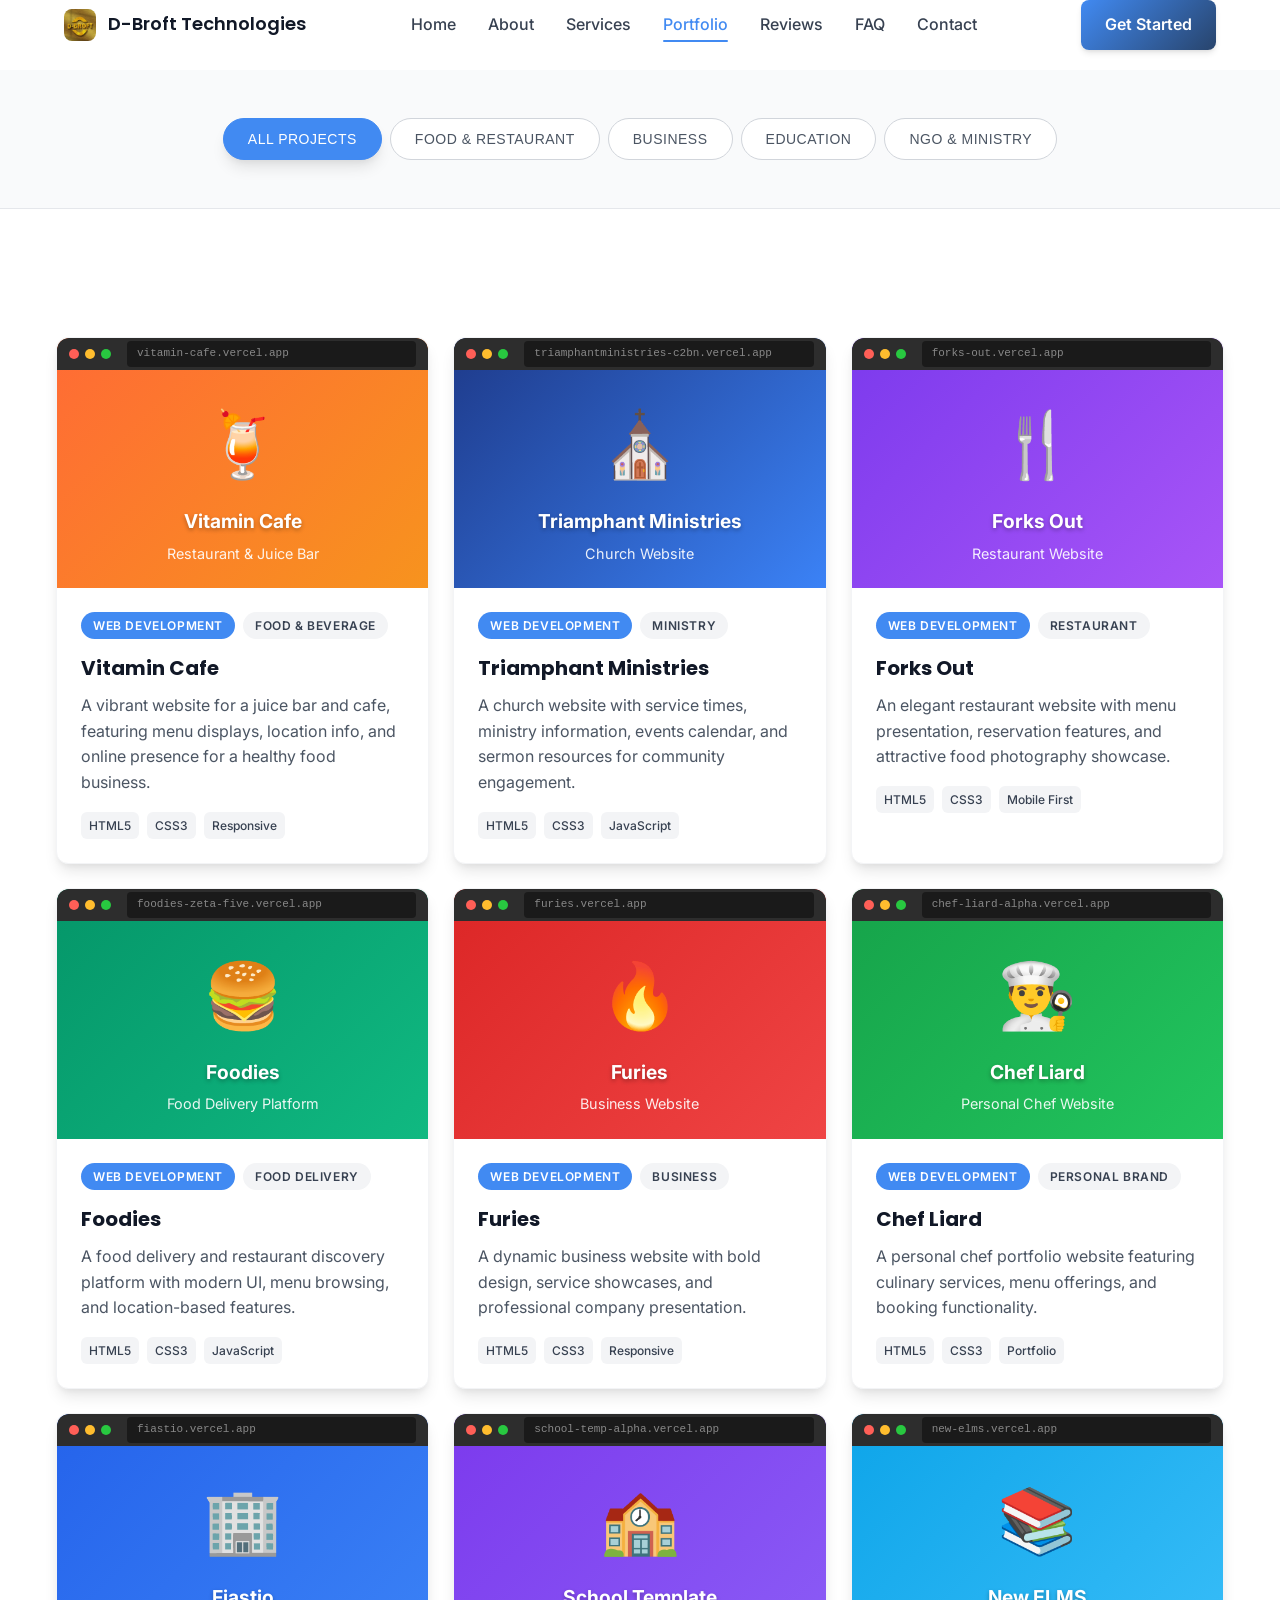
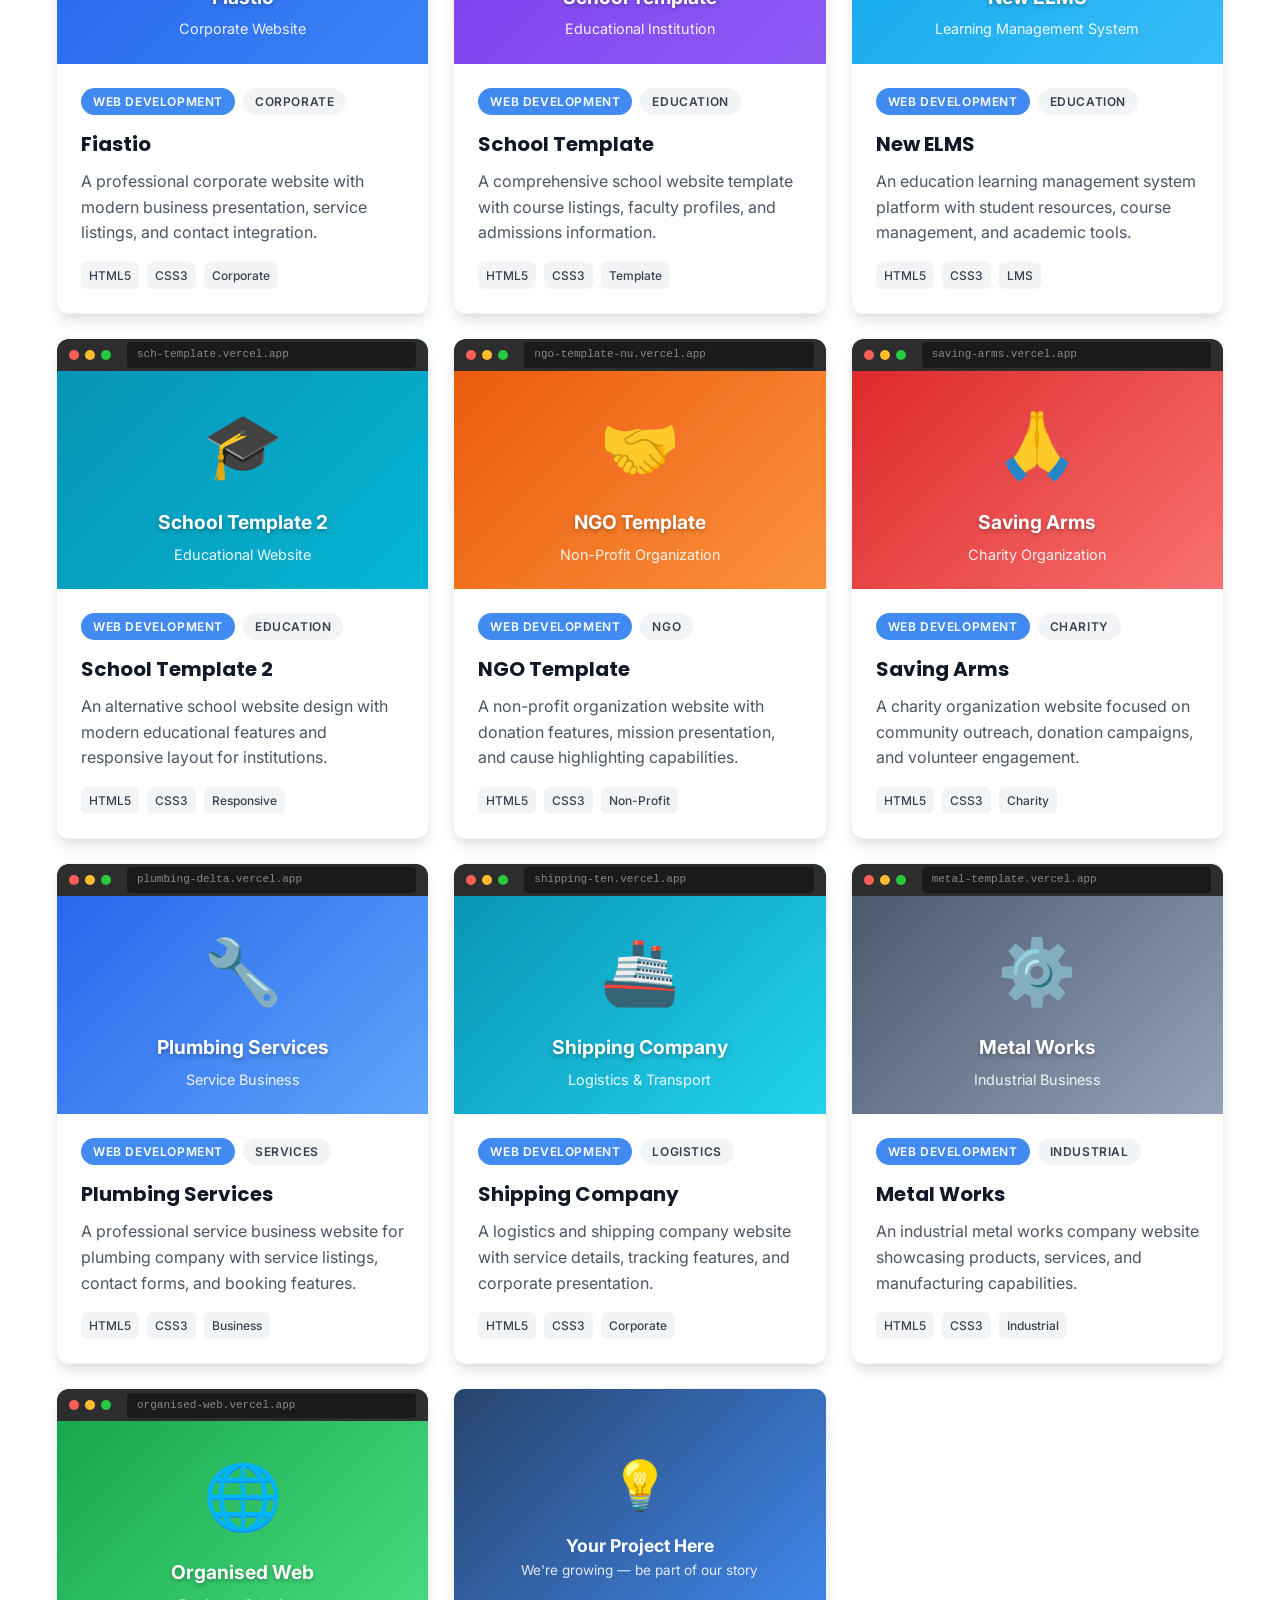
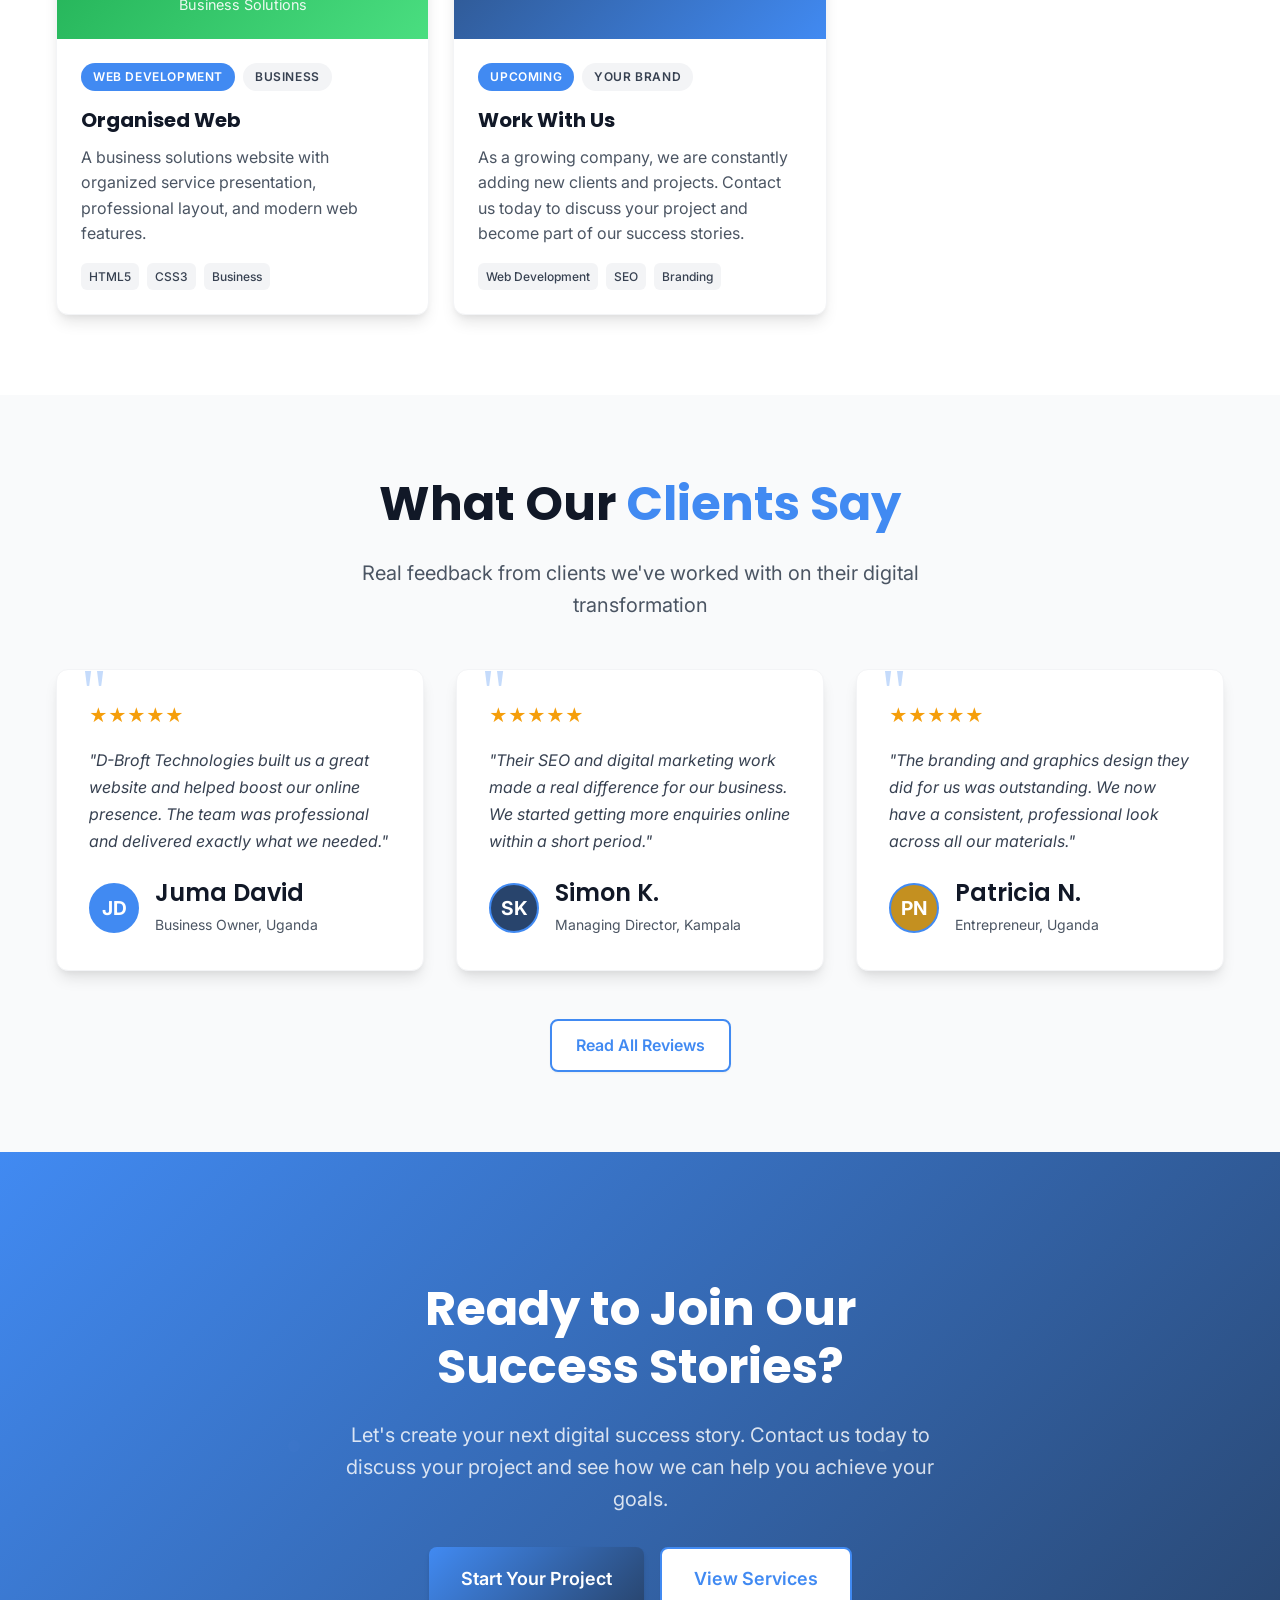
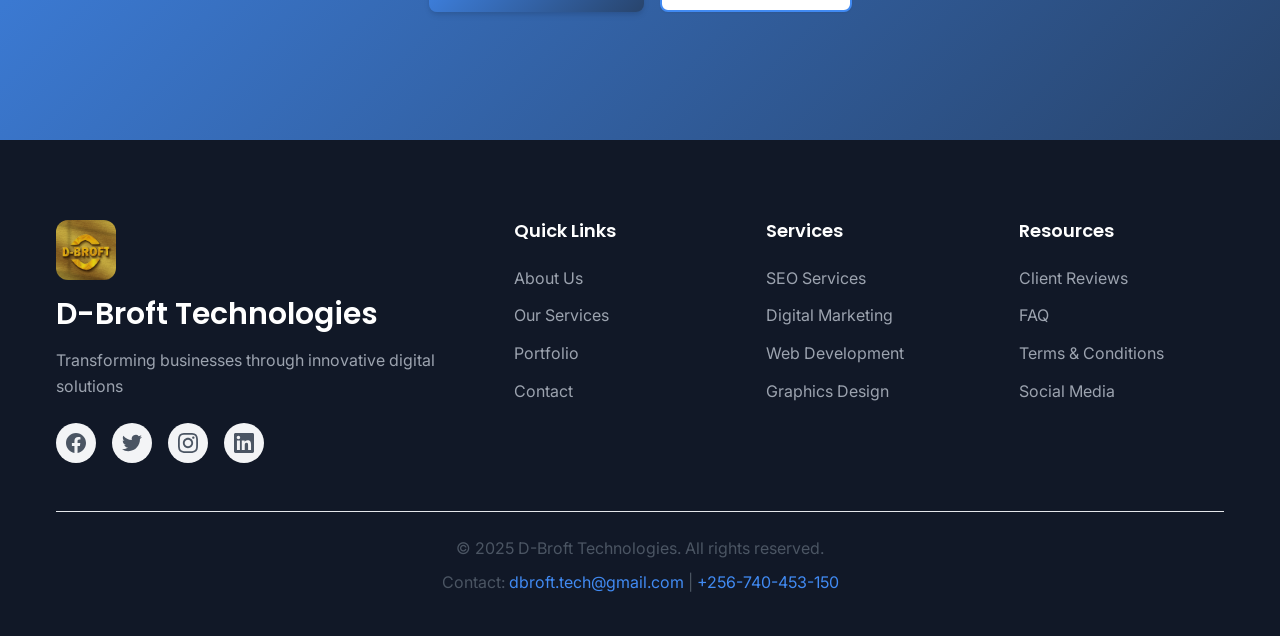
<file: portfolio.html>
<!DOCTYPE html>
 <html lang="en">
  <head>
   <meta charset="UTF-8">
   <meta name="viewport" content="width=device-width, initial-scale=1.0">
   <meta name="description" content="D-Broft Technologies Portfolio - Explore our successful digital projects, websites, SEO campaigns, and design work. See how we transform businesses.">
   <meta name="keywords" content="D-Broft Technologies portfolio, web development projects, SEO case studies, digital marketing results, design portfolio Uganda">
   <meta name="author" content="D-Broft Technologies">
   <meta name="robots" content="index, follow">
   
   <meta property="og:type" content="website">
   <meta property="og:url" content="https://dbroft.vercel.app/portfolio.html">
   <meta property="og:title" content="Portfolio - Our Digital Success Stories | D-Broft Technologies">
   <meta property="og:description" content="Discover our portfolio of successful digital projects. From stunning websites to powerful SEO campaigns, see how we deliver results.">
   <meta property="og:image" content="https://dbroft.vercel.app/assets/img/logo.jpg">
   
   <link rel="canonical" href="https://dbroft.vercel.app/portfolio.html">
   <link rel="icon" type="image/png" href="./assets/img/favicon.png">
   <link rel="preconnect" href="https://fonts.googleapis.com">
   <link rel="preconnect" href="https://fonts.gstatic.com" crossorigin>
   <link href="https://fonts.googleapis.com/css2?family=Inter:wght@300;400;500;600;700&family=Poppins:wght@300;400;500;600;700&display=swap" rel="stylesheet">
   
   <link href="./assets/css/main.css" rel="stylesheet">
   <link href="./assets/css/components.css" rel="stylesheet">
   <link href="./assets/css/animations.css" rel="stylesheet">
   
   <script type="application/ld+json">
   {
    "@context": "https://schema.org",
    "@type": "CollectionPage",
    "name": "D-Broft Technologies Portfolio",
    "description": "Explore our portfolio of 16+ successful digital projects including web development for restaurants, schools, businesses, NGOs, and ministries.",
    "url": "https://dbroft.vercel.app/portfolio.html",
    "mainEntity": {
     "@type": "ItemList",
     "itemListElement": [
      {"@type": "ListItem", "position": 1, "name": "Vitamin Cafe", "url": "https://vitamin-cafe.vercel.app/"},
      {"@type": "ListItem", "position": 2, "name": "Triamphant Ministries", "url": "https://triamphantministries-c2bn.vercel.app/"},
      {"@type": "ListItem", "position": 3, "name": "Forks Out", "url": "https://forks-out.vercel.app/"},
      {"@type": "ListItem", "position": 4, "name": "Foodies", "url": "https://foodies-zeta-five.vercel.app/"},
      {"@type": "ListItem", "position": 5, "name": "Furies", "url": "https://furies.vercel.app/"},
      {"@type": "ListItem", "position": 6, "name": "Chef Liard", "url": "https://chef-liard-alpha.vercel.app/"},
      {"@type": "ListItem", "position": 7, "name": "Fiastio", "url": "https://fiastio.vercel.app/"},
      {"@type": "ListItem", "position": 8, "name": "School Template", "url": "https://school-temp-alpha.vercel.app/"},
      {"@type": "ListItem", "position": 9, "name": "New ELMS", "url": "https://new-elms.vercel.app/"},
      {"@type": "ListItem", "position": 10, "name": "School Template 2", "url": "https://sch-template.vercel.app/"},
      {"@type": "ListItem", "position": 11, "name": "NGO Template", "url": "https://ngo-template-nu.vercel.app/"},
      {"@type": "ListItem", "position": 12, "name": "Saving Arms", "url": "https://saving-arms.vercel.app/"},
      {"@type": "ListItem", "position": 13, "name": "Plumbing Services", "url": "https://plumbing-delta.vercel.app/"},
      {"@type": "ListItem", "position": 14, "name": "Shipping Company", "url": "https://shipping-ten.vercel.app/"},
      {"@type": "ListItem", "position": 15, "name": "Metal Works", "url": "https://metal-template.vercel.app/"},
      {"@type": "ListItem", "position": 16, "name": "Organised Web", "url": "https://organised-web.vercel.app/"}
     ]
    },
    "provider": {
     "@type": "Organization",
     "name": "D-Broft Technologies",
     "url": "https://dbroft.vercel.app",
     "logo": "https://dbroft.vercel.app/assets/img/logo.jpg"
    }
   }
   </script>
   
   <script async src="https://www.googletagmanager.com/gtag/js?id=G-C004P0LS3F"></script>
   <script>
    window.dataLayer = window.dataLayer || [];
    function gtag(){dataLayer.push(arguments);}
    gtag('js', new Date());
    gtag('config', 'G-C004P0LS3F');
   </script>
   
   <title>Portfolio - Our Digital Success Stories | D-Broft Technologies</title>
  </head>
  <body>
   <nav class="navbar" id="navbar">
    <div class="nav-container">
     <div class="nav-brand">
      <img src="./assets/img/logo.jpg" alt="D-Broft Technologies Logo" class="nav-logo">
      <span class="nav-title">D-Broft Technologies</span>
     </div>
     
     <div class="nav-menu" id="nav-menu">
      <a href="./" class="nav-link">Home</a>
      <a href="./about.html" class="nav-link">About</a>
      <a href="./services.html" class="nav-link">Services</a>
      <a href="./portfolio.html" class="nav-link active">Portfolio</a>
      <a href="./reviews.html" class="nav-link">Reviews</a>
      <a href="./faq.html" class="nav-link">FAQ</a>
      <a href="./contact.html" class="nav-link">Contact</a>
     </div>
     
     <div class="nav-actions">
      <a href="./contact.html" class="btn btn-primary">Get Started</a>
      <button class="nav-toggle" id="nav-toggle" aria-label="Toggle navigation">
       <span></span>
       <span></span>
       <span></span>
      </button>
     </div>
    </div>
   </nav>

   <main>
    <section class="portfolio-filter">
     <div class="container">
      <div class="filter-tabs animate-on-scroll">
       <button class="filter-btn active" data-filter="all">All Projects</button>
       <button class="filter-btn" data-filter="food">Food & Restaurant</button>
       <button class="filter-btn" data-filter="business">Business</button>
       <button class="filter-btn" data-filter="education">Education</button>
       <button class="filter-btn" data-filter="ngo">NGO & Ministry</button>
      </div>
     </div>
    </section>

    <section class="portfolio-grid">
     <div class="container">
      <div class="projects-grid">
       <div class="project-card animate-on-scroll" data-category="food" data-delay="0">
        <div class="project-image" style="height:250px; background: linear-gradient(135deg, #ff6b35, #f7931e); border-radius:12px 12px 0 0; position:relative; overflow:hidden;">
         <!-- Browser Chrome -->
         <div style="height:32px; background:#2d2d2d; display:flex; align-items:center; padding:0 12px; gap:6px;">
          <span style="width:10px; height:10px; border-radius:50%; background:#ff5f57;"></span>
          <span style="width:10px; height:10px; border-radius:50%; background:#ffbd2e;"></span>
          <span style="width:10px; height:10px; border-radius:50%; background:#28c840;"></span>
          <div style="flex:1; margin-left:10px; background:#1a1a1a; border-radius:4px; padding:4px 10px; font-size:11px; color:#888; font-family:monospace;">vitamin-cafe.vercel.app</div>
         </div>
         <!-- Content Area -->
         <div style="height:218px; display:flex; flex-direction:column; align-items:center; justify-content:center; color:white; text-align:center; padding:20px;">
          <div style="font-size:4rem; margin-bottom:10px;">🍹</div>
          <div style="font-weight:700; font-size:1.2rem; text-shadow:0 2px 4px rgba(0,0,0,0.3);">Vitamin Cafe</div>
          <div style="font-size:0.9rem; opacity:0.9; margin-top:5px;">Restaurant & Juice Bar</div>
         </div>
         <div class="project-overlay">
          <div class="project-actions">
           <a href="https://vitamin-cafe.vercel.app/" class="btn btn-primary btn-small" target="_blank" rel="noopener">Visit Live Site</a>
          </div>
         </div>
        </div>
        <div class="project-info">
         <div class="project-tags">
          <span class="badge badge-primary">Web Development</span>
          <span class="badge badge-secondary">Food & Beverage</span>
         </div>
         <h3 class="project-title">Vitamin Cafe</h3>
         <p class="project-description">A vibrant website for a juice bar and cafe, featuring menu displays, location info, and online presence for a healthy food business.</p>
         <div class="project-tech">
          <span>HTML5</span>
          <span>CSS3</span>
          <span>Responsive</span>
         </div>
        </div>
       </div>

       <div class="project-card animate-on-scroll" data-category="ministry" data-delay="100">
        <div class="project-image" style="height:250px; background: linear-gradient(135deg, #1e3a8a, #3b82f6); border-radius:12px 12px 0 0; position:relative; overflow:hidden;">
         <!-- Browser Chrome -->
         <div style="height:32px; background:#2d2d2d; display:flex; align-items:center; padding:0 12px; gap:6px;">
          <span style="width:10px; height:10px; border-radius:50%; background:#ff5f57;"></span>
          <span style="width:10px; height:10px; border-radius:50%; background:#ffbd2e;"></span>
          <span style="width:10px; height:10px; border-radius:50%; background:#28c840;"></span>
          <div style="flex:1; margin-left:10px; background:#1a1a1a; border-radius:4px; padding:4px 10px; font-size:11px; color:#888; font-family:monospace;">triamphantministries-c2bn.vercel.app</div>
         </div>
         <!-- Content Area -->
         <div style="height:218px; display:flex; flex-direction:column; align-items:center; justify-content:center; color:white; text-align:center; padding:20px;">
          <div style="font-size:4rem; margin-bottom:10px;">⛪</div>
          <div style="font-weight:700; font-size:1.2rem; text-shadow:0 2px 4px rgba(0,0,0,0.3);">Triamphant Ministries</div>
          <div style="font-size:0.9rem; opacity:0.9; margin-top:5px;">Church Website</div>
         </div>
         <div class="project-overlay">
          <div class="project-actions">
           <a href="https://triamphantministries-c2bn.vercel.app/" class="btn btn-primary btn-small" target="_blank" rel="noopener">Visit Live Site</a>
          </div>
         </div>
        </div>
        <div class="project-info">
         <div class="project-tags">
          <span class="badge badge-primary">Web Development</span>
          <span class="badge badge-secondary">Ministry</span>
         </div>
         <h3 class="project-title">Triamphant Ministries</h3>
         <p class="project-description">A church website with service times, ministry information, events calendar, and sermon resources for community engagement.</p>
         <div class="project-tech">
          <span>HTML5</span>
          <span>CSS3</span>
          <span>JavaScript</span>
         </div>
        </div>
       </div>

       <div class="project-card animate-on-scroll" data-category="food" data-delay="200">
        <div class="project-image" style="height:250px; background: linear-gradient(135deg, #7c3aed, #a855f7); border-radius:12px 12px 0 0; position:relative; overflow:hidden;">
         <!-- Browser Chrome -->
         <div style="height:32px; background:#2d2d2d; display:flex; align-items:center; padding:0 12px; gap:6px;">
          <span style="width:10px; height:10px; border-radius:50%; background:#ff5f57;"></span>
          <span style="width:10px; height:10px; border-radius:50%; background:#ffbd2e;"></span>
          <span style="width:10px; height:10px; border-radius:50%; background:#28c840;"></span>
          <div style="flex:1; margin-left:10px; background:#1a1a1a; border-radius:4px; padding:4px 10px; font-size:11px; color:#888; font-family:monospace;">forks-out.vercel.app</div>
         </div>
         <!-- Content Area -->
         <div style="height:218px; display:flex; flex-direction:column; align-items:center; justify-content:center; color:white; text-align:center; padding:20px;">
          <div style="font-size:4rem; margin-bottom:10px;">🍴</div>
          <div style="font-weight:700; font-size:1.2rem; text-shadow:0 2px 4px rgba(0,0,0,0.3);">Forks Out</div>
          <div style="font-size:0.9rem; opacity:0.9; margin-top:5px;">Restaurant Website</div>
         </div>
         <div class="project-overlay">
          <div class="project-actions">
           <a href="https://forks-out.vercel.app/" class="btn btn-primary btn-small" target="_blank" rel="noopener">Visit Live Site</a>
          </div>
         </div>
        </div>
        <div class="project-info">
         <div class="project-tags">
          <span class="badge badge-primary">Web Development</span>
          <span class="badge badge-secondary">Restaurant</span>
         </div>
         <h3 class="project-title">Forks Out</h3>
         <p class="project-description">An elegant restaurant website with menu presentation, reservation features, and attractive food photography showcase.</p>
         <div class="project-tech">
          <span>HTML5</span>
          <span>CSS3</span>
          <span>Mobile First</span>
         </div>
        </div>
       </div>

       <div class="project-card animate-on-scroll" data-category="food" data-delay="300">
        <div class="project-image" style="height:250px; background: linear-gradient(135deg, #059669, #10b981); border-radius:12px 12px 0 0; position:relative; overflow:hidden;">
         <!-- Browser Chrome -->
         <div style="height:32px; background:#2d2d2d; display:flex; align-items:center; padding:0 12px; gap:6px;">
          <span style="width:10px; height:10px; border-radius:50%; background:#ff5f57;"></span>
          <span style="width:10px; height:10px; border-radius:50%; background:#ffbd2e;"></span>
          <span style="width:10px; height:10px; border-radius:50%; background:#28c840;"></span>
          <div style="flex:1; margin-left:10px; background:#1a1a1a; border-radius:4px; padding:4px 10px; font-size:11px; color:#888; font-family:monospace;">foodies-zeta-five.vercel.app</div>
         </div>
         <!-- Content Area -->
         <div style="height:218px; display:flex; flex-direction:column; align-items:center; justify-content:center; color:white; text-align:center; padding:20px;">
          <div style="font-size:4rem; margin-bottom:10px;">🍔</div>
          <div style="font-weight:700; font-size:1.2rem; text-shadow:0 2px 4px rgba(0,0,0,0.3);">Foodies</div>
          <div style="font-size:0.9rem; opacity:0.9; margin-top:5px;">Food Delivery Platform</div>
         </div>
         <div class="project-overlay">
          <div class="project-actions">
           <a href="https://foodies-zeta-five.vercel.app/" class="btn btn-primary btn-small" target="_blank" rel="noopener">Visit Live Site</a>
          </div>
         </div>
        </div>
        <div class="project-info">
         <div class="project-tags">
          <span class="badge badge-primary">Web Development</span>
          <span class="badge badge-secondary">Food Delivery</span>
         </div>
         <h3 class="project-title">Foodies</h3>
         <p class="project-description">A food delivery and restaurant discovery platform with modern UI, menu browsing, and location-based features.</p>
         <div class="project-tech">
          <span>HTML5</span>
          <span>CSS3</span>
          <span>JavaScript</span>
         </div>
        </div>
       </div>

       <div class="project-card animate-on-scroll" data-category="business" data-delay="400">
        <div class="project-image" style="height:250px; background: linear-gradient(135deg, #dc2626, #ef4444); border-radius:12px 12px 0 0; position:relative; overflow:hidden;">
         <!-- Browser Chrome -->
         <div style="height:32px; background:#2d2d2d; display:flex; align-items:center; padding:0 12px; gap:6px;">
          <span style="width:10px; height:10px; border-radius:50%; background:#ff5f57;"></span>
          <span style="width:10px; height:10px; border-radius:50%; background:#ffbd2e;"></span>
          <span style="width:10px; height:10px; border-radius:50%; background:#28c840;"></span>
          <div style="flex:1; margin-left:10px; background:#1a1a1a; border-radius:4px; padding:4px 10px; font-size:11px; color:#888; font-family:monospace;">furies.vercel.app</div>
         </div>
         <!-- Content Area -->
         <div style="height:218px; display:flex; flex-direction:column; align-items:center; justify-content:center; color:white; text-align:center; padding:20px;">
          <div style="font-size:4rem; margin-bottom:10px;">🔥</div>
          <div style="font-weight:700; font-size:1.2rem; text-shadow:0 2px 4px rgba(0,0,0,0.3);">Furies</div>
          <div style="font-size:0.9rem; opacity:0.9; margin-top:5px;">Business Website</div>
         </div>
         <div class="project-overlay">
          <div class="project-actions">
           <a href="https://furies.vercel.app/" class="btn btn-primary btn-small" target="_blank" rel="noopener">Visit Live Site</a>
          </div>
         </div>
        </div>
        <div class="project-info">
         <div class="project-tags">
          <span class="badge badge-primary">Web Development</span>
          <span class="badge badge-secondary">Business</span>
         </div>
         <h3 class="project-title">Furies</h3>
         <p class="project-description">A dynamic business website with bold design, service showcases, and professional company presentation.</p>
         <div class="project-tech">
          <span>HTML5</span>
          <span>CSS3</span>
          <span>Responsive</span>
         </div>
        </div>
       </div>

       <div class="project-card animate-on-scroll" data-category="food" data-delay="500">
        <div class="project-image" style="height:250px; background: linear-gradient(135deg, #16a34a, #22c55e); border-radius:12px 12px 0 0; position:relative; overflow:hidden;">
         <!-- Browser Chrome -->
         <div style="height:32px; background:#2d2d2d; display:flex; align-items:center; padding:0 12px; gap:6px;">
          <span style="width:10px; height:10px; border-radius:50%; background:#ff5f57;"></span>
          <span style="width:10px; height:10px; border-radius:50%; background:#ffbd2e;"></span>
          <span style="width:10px; height:10px; border-radius:50%; background:#28c840;"></span>
          <div style="flex:1; margin-left:10px; background:#1a1a1a; border-radius:4px; padding:4px 10px; font-size:11px; color:#888; font-family:monospace;">chef-liard-alpha.vercel.app</div>
         </div>
         <!-- Content Area -->
         <div style="height:218px; display:flex; flex-direction:column; align-items:center; justify-content:center; color:white; text-align:center; padding:20px;">
          <div style="font-size:4rem; margin-bottom:10px;">👨‍🍳</div>
          <div style="font-weight:700; font-size:1.2rem; text-shadow:0 2px 4px rgba(0,0,0,0.3);">Chef Liard</div>
          <div style="font-size:0.9rem; opacity:0.9; margin-top:5px;">Personal Chef Website</div>
         </div>
         <div class="project-overlay">
          <div class="project-actions">
           <a href="https://chef-liard-alpha.vercel.app/" class="btn btn-primary btn-small" target="_blank" rel="noopener">Visit Live Site</a>
          </div>
         </div>
        </div>
        <div class="project-info">
         <div class="project-tags">
          <span class="badge badge-primary">Web Development</span>
          <span class="badge badge-secondary">Personal Brand</span>
         </div>
         <h3 class="project-title">Chef Liard</h3>
         <p class="project-description">A personal chef portfolio website featuring culinary services, menu offerings, and booking functionality.</p>
         <div class="project-tech">
          <span>HTML5</span>
          <span>CSS3</span>
          <span>Portfolio</span>
         </div>
        </div>
       </div>

       <div class="project-card animate-on-scroll" data-category="business" data-delay="0">
        <div class="project-image" style="height:250px; background: linear-gradient(135deg, #2563eb, #3b82f6); border-radius:12px 12px 0 0; position:relative; overflow:hidden;">
         <!-- Browser Chrome -->
         <div style="height:32px; background:#2d2d2d; display:flex; align-items:center; padding:0 12px; gap:6px;">
          <span style="width:10px; height:10px; border-radius:50%; background:#ff5f57;"></span>
          <span style="width:10px; height:10px; border-radius:50%; background:#ffbd2e;"></span>
          <span style="width:10px; height:10px; border-radius:50%; background:#28c840;"></span>
          <div style="flex:1; margin-left:10px; background:#1a1a1a; border-radius:4px; padding:4px 10px; font-size:11px; color:#888; font-family:monospace;">fiastio.vercel.app</div>
         </div>
         <!-- Content Area -->
         <div style="height:218px; display:flex; flex-direction:column; align-items:center; justify-content:center; color:white; text-align:center; padding:20px;">
          <div style="font-size:4rem; margin-bottom:10px;">🏢</div>
          <div style="font-weight:700; font-size:1.2rem; text-shadow:0 2px 4px rgba(0,0,0,0.3);">Fiastio</div>
          <div style="font-size:0.9rem; opacity:0.9; margin-top:5px;">Corporate Website</div>
         </div>
         <div class="project-overlay">
          <div class="project-actions">
           <a href="https://fiastio.vercel.app/" class="btn btn-primary btn-small" target="_blank" rel="noopener">Visit Live Site</a>
          </div>
         </div>
        </div>
        <div class="project-info">
         <div class="project-tags">
          <span class="badge badge-primary">Web Development</span>
          <span class="badge badge-secondary">Corporate</span>
         </div>
         <h3 class="project-title">Fiastio</h3>
         <p class="project-description">A professional corporate website with modern business presentation, service listings, and contact integration.</p>
         <div class="project-tech">
          <span>HTML5</span>
          <span>CSS3</span>
          <span>Corporate</span>
         </div>
        </div>
       </div>

       <div class="project-card animate-on-scroll" data-category="education" data-delay="100">
        <div class="project-image" style="height:250px; background: linear-gradient(135deg, #7c3aed, #8b5cf6); border-radius:12px 12px 0 0; position:relative; overflow:hidden;">
         <!-- Browser Chrome -->
         <div style="height:32px; background:#2d2d2d; display:flex; align-items:center; padding:0 12px; gap:6px;">
          <span style="width:10px; height:10px; border-radius:50%; background:#ff5f57;"></span>
          <span style="width:10px; height:10px; border-radius:50%; background:#ffbd2e;"></span>
          <span style="width:10px; height:10px; border-radius:50%; background:#28c840;"></span>
          <div style="flex:1; margin-left:10px; background:#1a1a1a; border-radius:4px; padding:4px 10px; font-size:11px; color:#888; font-family:monospace;">school-temp-alpha.vercel.app</div>
         </div>
         <!-- Content Area -->
         <div style="height:218px; display:flex; flex-direction:column; align-items:center; justify-content:center; color:white; text-align:center; padding:20px;">
          <div style="font-size:4rem; margin-bottom:10px;">🏫</div>
          <div style="font-weight:700; font-size:1.2rem; text-shadow:0 2px 4px rgba(0,0,0,0.3);">School Template</div>
          <div style="font-size:0.9rem; opacity:0.9; margin-top:5px;">Educational Institution</div>
         </div>
         <div class="project-overlay">
          <div class="project-actions">
           <a href="https://school-temp-alpha.vercel.app/" class="btn btn-primary btn-small" target="_blank" rel="noopener">Visit Live Site</a>
          </div>
         </div>
        </div>
        <div class="project-info">
         <div class="project-tags">
          <span class="badge badge-primary">Web Development</span>
          <span class="badge badge-secondary">Education</span>
         </div>
         <h3 class="project-title">School Template</h3>
         <p class="project-description">A comprehensive school website template with course listings, faculty profiles, and admissions information.</p>
         <div class="project-tech">
          <span>HTML5</span>
          <span>CSS3</span>
          <span>Template</span>
         </div>
        </div>
       </div>

       <div class="project-card animate-on-scroll" data-category="education" data-delay="200">
        <div class="project-image" style="height:250px; background: linear-gradient(135deg, #0ea5e9, #38bdf8); border-radius:12px 12px 0 0; position:relative; overflow:hidden;">
         <!-- Browser Chrome -->
         <div style="height:32px; background:#2d2d2d; display:flex; align-items:center; padding:0 12px; gap:6px;">
          <span style="width:10px; height:10px; border-radius:50%; background:#ff5f57;"></span>
          <span style="width:10px; height:10px; border-radius:50%; background:#ffbd2e;"></span>
          <span style="width:10px; height:10px; border-radius:50%; background:#28c840;"></span>
          <div style="flex:1; margin-left:10px; background:#1a1a1a; border-radius:4px; padding:4px 10px; font-size:11px; color:#888; font-family:monospace;">new-elms.vercel.app</div>
         </div>
         <!-- Content Area -->
         <div style="height:218px; display:flex; flex-direction:column; align-items:center; justify-content:center; color:white; text-align:center; padding:20px;">
          <div style="font-size:4rem; margin-bottom:10px;">📚</div>
          <div style="font-weight:700; font-size:1.2rem; text-shadow:0 2px 4px rgba(0,0,0,0.3);">New ELMS</div>
          <div style="font-size:0.9rem; opacity:0.9; margin-top:5px;">Learning Management System</div>
         </div>
         <div class="project-overlay">
          <div class="project-actions">
           <a href="https://new-elms.vercel.app/" class="btn btn-primary btn-small" target="_blank" rel="noopener">Visit Live Site</a>
          </div>
         </div>
        </div>
        <div class="project-info">
         <div class="project-tags">
          <span class="badge badge-primary">Web Development</span>
          <span class="badge badge-secondary">Education</span>
         </div>
         <h3 class="project-title">New ELMS</h3>
         <p class="project-description">An education learning management system platform with student resources, course management, and academic tools.</p>
         <div class="project-tech">
          <span>HTML5</span>
          <span>CSS3</span>
          <span>LMS</span>
         </div>
        </div>
       </div>

       <div class="project-card animate-on-scroll" data-category="education" data-delay="300">
        <div class="project-image" style="height:250px; background: linear-gradient(135deg, #0891b2, #06b6d4); border-radius:12px 12px 0 0; position:relative; overflow:hidden;">
         <!-- Browser Chrome -->
         <div style="height:32px; background:#2d2d2d; display:flex; align-items:center; padding:0 12px; gap:6px;">
          <span style="width:10px; height:10px; border-radius:50%; background:#ff5f57;"></span>
          <span style="width:10px; height:10px; border-radius:50%; background:#ffbd2e;"></span>
          <span style="width:10px; height:10px; border-radius:50%; background:#28c840;"></span>
          <div style="flex:1; margin-left:10px; background:#1a1a1a; border-radius:4px; padding:4px 10px; font-size:11px; color:#888; font-family:monospace;">sch-template.vercel.app</div>
         </div>
         <!-- Content Area -->
         <div style="height:218px; display:flex; flex-direction:column; align-items:center; justify-content:center; color:white; text-align:center; padding:20px;">
          <div style="font-size:4rem; margin-bottom:10px;">🎓</div>
          <div style="font-weight:700; font-size:1.2rem; text-shadow:0 2px 4px rgba(0,0,0,0.3);">School Template 2</div>
          <div style="font-size:0.9rem; opacity:0.9; margin-top:5px;">Educational Website</div>
         </div>
         <div class="project-overlay">
          <div class="project-actions">
           <a href="https://sch-template.vercel.app/" class="btn btn-primary btn-small" target="_blank" rel="noopener">Visit Live Site</a>
          </div>
         </div>
        </div>
        <div class="project-info">
         <div class="project-tags">
          <span class="badge badge-primary">Web Development</span>
          <span class="badge badge-secondary">Education</span>
         </div>
         <h3 class="project-title">School Template 2</h3>
         <p class="project-description">An alternative school website design with modern educational features and responsive layout for institutions.</p>
         <div class="project-tech">
          <span>HTML5</span>
          <span>CSS3</span>
          <span>Responsive</span>
         </div>
        </div>
       </div>

       <div class="project-card animate-on-scroll" data-category="ngo" data-delay="400">
        <div class="project-image" style="height:250px; background: linear-gradient(135deg, #ea580c, #fb923c); border-radius:12px 12px 0 0; position:relative; overflow:hidden;">
         <!-- Browser Chrome -->
         <div style="height:32px; background:#2d2d2d; display:flex; align-items:center; padding:0 12px; gap:6px;">
          <span style="width:10px; height:10px; border-radius:50%; background:#ff5f57;"></span>
          <span style="width:10px; height:10px; border-radius:50%; background:#ffbd2e;"></span>
          <span style="width:10px; height:10px; border-radius:50%; background:#28c840;"></span>
          <div style="flex:1; margin-left:10px; background:#1a1a1a; border-radius:4px; padding:4px 10px; font-size:11px; color:#888; font-family:monospace;">ngo-template-nu.vercel.app</div>
         </div>
         <!-- Content Area -->
         <div style="height:218px; display:flex; flex-direction:column; align-items:center; justify-content:center; color:white; text-align:center; padding:20px;">
          <div style="font-size:4rem; margin-bottom:10px;">🤝</div>
          <div style="font-weight:700; font-size:1.2rem; text-shadow:0 2px 4px rgba(0,0,0,0.3);">NGO Template</div>
          <div style="font-size:0.9rem; opacity:0.9; margin-top:5px;">Non-Profit Organization</div>
         </div>
         <div class="project-overlay">
          <div class="project-actions">
           <a href="https://ngo-template-nu.vercel.app/" class="btn btn-primary btn-small" target="_blank" rel="noopener">Visit Live Site</a>
          </div>
         </div>
        </div>
        <div class="project-info">
         <div class="project-tags">
          <span class="badge badge-primary">Web Development</span>
          <span class="badge badge-secondary">NGO</span>
         </div>
         <h3 class="project-title">NGO Template</h3>
         <p class="project-description">A non-profit organization website with donation features, mission presentation, and cause highlighting capabilities.</p>
         <div class="project-tech">
          <span>HTML5</span>
          <span>CSS3</span>
          <span>Non-Profit</span>
         </div>
        </div>
       </div>

       <div class="project-card animate-on-scroll" data-category="ngo" data-delay="500">
        <div class="project-image" style="height:250px; background: linear-gradient(135deg, #dc2626, #f87171); border-radius:12px 12px 0 0; position:relative; overflow:hidden;">
         <!-- Browser Chrome -->
         <div style="height:32px; background:#2d2d2d; display:flex; align-items:center; padding:0 12px; gap:6px;">
          <span style="width:10px; height:10px; border-radius:50%; background:#ff5f57;"></span>
          <span style="width:10px; height:10px; border-radius:50%; background:#ffbd2e;"></span>
          <span style="width:10px; height:10px; border-radius:50%; background:#28c840;"></span>
          <div style="flex:1; margin-left:10px; background:#1a1a1a; border-radius:4px; padding:4px 10px; font-size:11px; color:#888; font-family:monospace;">saving-arms.vercel.app</div>
         </div>
         <!-- Content Area -->
         <div style="height:218px; display:flex; flex-direction:column; align-items:center; justify-content:center; color:white; text-align:center; padding:20px;">
          <div style="font-size:4rem; margin-bottom:10px;">🙏</div>
          <div style="font-weight:700; font-size:1.2rem; text-shadow:0 2px 4px rgba(0,0,0,0.3);">Saving Arms</div>
          <div style="font-size:0.9rem; opacity:0.9; margin-top:5px;">Charity Organization</div>
         </div>
         <div class="project-overlay">
          <div class="project-actions">
           <a href="https://saving-arms.vercel.app/" class="btn btn-primary btn-small" target="_blank" rel="noopener">Visit Live Site</a>
          </div>
         </div>
        </div>
        <div class="project-info">
         <div class="project-tags">
          <span class="badge badge-primary">Web Development</span>
          <span class="badge badge-secondary">Charity</span>
         </div>
         <h3 class="project-title">Saving Arms</h3>
         <p class="project-description">A charity organization website focused on community outreach, donation campaigns, and volunteer engagement.</p>
         <div class="project-tech">
          <span>HTML5</span>
          <span>CSS3</span>
          <span>Charity</span>
         </div>
        </div>
       </div>

       <div class="project-card animate-on-scroll" data-category="business" data-delay="0">
        <div class="project-image" style="height:250px; background: linear-gradient(135deg, #2563eb, #60a5fa); border-radius:12px 12px 0 0; position:relative; overflow:hidden;">
         <!-- Browser Chrome -->
         <div style="height:32px; background:#2d2d2d; display:flex; align-items:center; padding:0 12px; gap:6px;">
          <span style="width:10px; height:10px; border-radius:50%; background:#ff5f57;"></span>
          <span style="width:10px; height:10px; border-radius:50%; background:#ffbd2e;"></span>
          <span style="width:10px; height:10px; border-radius:50%; background:#28c840;"></span>
          <div style="flex:1; margin-left:10px; background:#1a1a1a; border-radius:4px; padding:4px 10px; font-size:11px; color:#888; font-family:monospace;">plumbing-delta.vercel.app</div>
         </div>
         <!-- Content Area -->
         <div style="height:218px; display:flex; flex-direction:column; align-items:center; justify-content:center; color:white; text-align:center; padding:20px;">
          <div style="font-size:4rem; margin-bottom:10px;">🔧</div>
          <div style="font-weight:700; font-size:1.2rem; text-shadow:0 2px 4px rgba(0,0,0,0.3);">Plumbing Services</div>
          <div style="font-size:0.9rem; opacity:0.9; margin-top:5px;">Service Business</div>
         </div>
         <div class="project-overlay">
          <div class="project-actions">
           <a href="https://plumbing-delta.vercel.app/" class="btn btn-primary btn-small" target="_blank" rel="noopener">Visit Live Site</a>
          </div>
         </div>
        </div>
        <div class="project-info">
         <div class="project-tags">
          <span class="badge badge-primary">Web Development</span>
          <span class="badge badge-secondary">Services</span>
         </div>
         <h3 class="project-title">Plumbing Services</h3>
         <p class="project-description">A professional service business website for plumbing company with service listings, contact forms, and booking features.</p>
         <div class="project-tech">
          <span>HTML5</span>
          <span>CSS3</span>
          <span>Business</span>
         </div>
        </div>
       </div>

       <div class="project-card animate-on-scroll" data-category="business" data-delay="100">
        <div class="project-image" style="height:250px; background: linear-gradient(135deg, #0891b2, #22d3ee); border-radius:12px 12px 0 0; position:relative; overflow:hidden;">
         <!-- Browser Chrome -->
         <div style="height:32px; background:#2d2d2d; display:flex; align-items:center; padding:0 12px; gap:6px;">
          <span style="width:10px; height:10px; border-radius:50%; background:#ff5f57;"></span>
          <span style="width:10px; height:10px; border-radius:50%; background:#ffbd2e;"></span>
          <span style="width:10px; height:10px; border-radius:50%; background:#28c840;"></span>
          <div style="flex:1; margin-left:10px; background:#1a1a1a; border-radius:4px; padding:4px 10px; font-size:11px; color:#888; font-family:monospace;">shipping-ten.vercel.app</div>
         </div>
         <!-- Content Area -->
         <div style="height:218px; display:flex; flex-direction:column; align-items:center; justify-content:center; color:white; text-align:center; padding:20px;">
          <div style="font-size:4rem; margin-bottom:10px;">🚢</div>
          <div style="font-weight:700; font-size:1.2rem; text-shadow:0 2px 4px rgba(0,0,0,0.3);">Shipping Company</div>
          <div style="font-size:0.9rem; opacity:0.9; margin-top:5px;">Logistics & Transport</div>
         </div>
         <div class="project-overlay">
          <div class="project-actions">
           <a href="https://shipping-ten.vercel.app/" class="btn btn-primary btn-small" target="_blank" rel="noopener">Visit Live Site</a>
          </div>
         </div>
        </div>
        <div class="project-info">
         <div class="project-tags">
          <span class="badge badge-primary">Web Development</span>
          <span class="badge badge-secondary">Logistics</span>
         </div>
         <h3 class="project-title">Shipping Company</h3>
         <p class="project-description">A logistics and shipping company website with service details, tracking features, and corporate presentation.</p>
         <div class="project-tech">
          <span>HTML5</span>
          <span>CSS3</span>
          <span>Corporate</span>
         </div>
        </div>
       </div>

       <div class="project-card animate-on-scroll" data-category="business" data-delay="200">
        <div class="project-image" style="height:250px; background: linear-gradient(135deg, #475569, #94a3b8); border-radius:12px 12px 0 0; position:relative; overflow:hidden;">
         <!-- Browser Chrome -->
         <div style="height:32px; background:#2d2d2d; display:flex; align-items:center; padding:0 12px; gap:6px;">
          <span style="width:10px; height:10px; border-radius:50%; background:#ff5f57;"></span>
          <span style="width:10px; height:10px; border-radius:50%; background:#ffbd2e;"></span>
          <span style="width:10px; height:10px; border-radius:50%; background:#28c840;"></span>
          <div style="flex:1; margin-left:10px; background:#1a1a1a; border-radius:4px; padding:4px 10px; font-size:11px; color:#888; font-family:monospace;">metal-template.vercel.app</div>
         </div>
         <!-- Content Area -->
         <div style="height:218px; display:flex; flex-direction:column; align-items:center; justify-content:center; color:white; text-align:center; padding:20px;">
          <div style="font-size:4rem; margin-bottom:10px;">⚙️</div>
          <div style="font-weight:700; font-size:1.2rem; text-shadow:0 2px 4px rgba(0,0,0,0.3);">Metal Works</div>
          <div style="font-size:0.9rem; opacity:0.9; margin-top:5px;">Industrial Business</div>
         </div>
         <div class="project-overlay">
          <div class="project-actions">
           <a href="https://metal-template.vercel.app/" class="btn btn-primary btn-small" target="_blank" rel="noopener">Visit Live Site</a>
          </div>
         </div>
        </div>
        <div class="project-info">
         <div class="project-tags">
          <span class="badge badge-primary">Web Development</span>
          <span class="badge badge-secondary">Industrial</span>
         </div>
         <h3 class="project-title">Metal Works</h3>
         <p class="project-description">An industrial metal works company website showcasing products, services, and manufacturing capabilities.</p>
         <div class="project-tech">
          <span>HTML5</span>
          <span>CSS3</span>
          <span>Industrial</span>
         </div>
        </div>
       </div>

       <div class="project-card animate-on-scroll" data-category="business" data-delay="300">
        <div class="project-image" style="height:250px; background: linear-gradient(135deg, #16a34a, #4ade80); border-radius:12px 12px 0 0; position:relative; overflow:hidden;">
         <!-- Browser Chrome -->
         <div style="height:32px; background:#2d2d2d; display:flex; align-items:center; padding:0 12px; gap:6px;">
          <span style="width:10px; height:10px; border-radius:50%; background:#ff5f57;"></span>
          <span style="width:10px; height:10px; border-radius:50%; background:#ffbd2e;"></span>
          <span style="width:10px; height:10px; border-radius:50%; background:#28c840;"></span>
          <div style="flex:1; margin-left:10px; background:#1a1a1a; border-radius:4px; padding:4px 10px; font-size:11px; color:#888; font-family:monospace;">organised-web.vercel.app</div>
         </div>
         <!-- Content Area -->
         <div style="height:218px; display:flex; flex-direction:column; align-items:center; justify-content:center; color:white; text-align:center; padding:20px;">
          <div style="font-size:4rem; margin-bottom:10px;">🌐</div>
          <div style="font-weight:700; font-size:1.2rem; text-shadow:0 2px 4px rgba(0,0,0,0.3);">Organised Web</div>
          <div style="font-size:0.9rem; opacity:0.9; margin-top:5px;">Business Solutions</div>
         </div>
         <div class="project-overlay">
          <div class="project-actions">
           <a href="https://organised-web.vercel.app/" class="btn btn-primary btn-small" target="_blank" rel="noopener">Visit Live Site</a>
          </div>
         </div>
        </div>
        <div class="project-info">
         <div class="project-tags">
          <span class="badge badge-primary">Web Development</span>
          <span class="badge badge-secondary">Business</span>
         </div>
         <h3 class="project-title">Organised Web</h3>
         <p class="project-description">A business solutions website with organized service presentation, professional layout, and modern web features.</p>
         <div class="project-tech">
          <span>HTML5</span>
          <span>CSS3</span>
          <span>Business</span>
         </div>
        </div>
       </div>

       <div class="project-card animate-on-scroll" data-category="web" data-delay="400">
        <div class="project-image" style="background: linear-gradient(135deg, var(--primary-dark), var(--primary)); display:flex; align-items:center; justify-content:center; height:250px;">
         <div style="text-align:center; color:white;">
          <div style="font-size:3rem; margin-bottom:0.5rem;">💡</div>
          <div style="font-weight:700; font-size:1.1rem;">Your Project Here</div>
          <div style="font-size:0.85rem; opacity:0.85;">We're growing — be part of our story</div>
         </div>
         <div class="project-overlay">
          <div class="project-actions">
           <a href="./contact.html" class="btn btn-primary btn-small">Start a Project</a>
          </div>
         </div>
        </div>
        <div class="project-info">
         <div class="project-tags">
          <span class="badge badge-primary">Upcoming</span>
          <span class="badge badge-secondary">Your Brand</span>
         </div>
         <h3 class="project-title">Work With Us</h3>
         <p class="project-description">As a growing company, we are constantly adding new clients and projects. Contact us today to discuss your project and become part of our success stories.</p>
         <div class="project-highlights">
          <span>Web Development</span>
          <span>SEO</span>
          <span>Branding</span>
         </div>
        </div>
       </div>
      </div>
     </div>
    </section>

    <section class="testimonials-preview">
     <div class="container">
      <div class="section-header">
       <h2 class="section-title animate-on-scroll">What Our <span class="text-gradient">Clients Say</span></h2>
       <p class="section-description animate-on-scroll">
        Real feedback from clients we've worked with on their digital transformation
       </p>
      </div>
      
      <div class="testimonials-grid">
       <div class="testimonial-card animate-on-scroll" data-delay="0">
        <div class="testimonial-content">
         <div class="testimonial-rating">
          <span>★★★★★</span>
         </div>
         <p>"D-Broft Technologies built us a great website and helped boost our online presence. The team was professional and delivered exactly what we needed."</p>
        </div>
        <div class="testimonial-author">
         <div class="author-avatar" style="background: var(--primary); color: white; display:flex; align-items:center; justify-content:center; font-weight:700; font-size:1.2rem; width:50px; height:50px; border-radius:50%;">
          JD
         </div>
         <div class="author-info">
          <h4>Juma David</h4>
          <span>Business Owner, Uganda</span>
         </div>
        </div>
       </div>
       
       <div class="testimonial-card animate-on-scroll" data-delay="100">
        <div class="testimonial-content">
         <div class="testimonial-rating">
          <span>★★★★★</span>
         </div>
         <p>"Their SEO and digital marketing work made a real difference for our business. We started getting more enquiries online within a short period."</p>
        </div>
        <div class="testimonial-author">
         <div class="author-avatar" style="background: var(--primary-dark); color: white; display:flex; align-items:center; justify-content:center; font-weight:700; font-size:1.2rem; width:50px; height:50px; border-radius:50%;">
          SK
         </div>
         <div class="author-info">
          <h4>Simon K.</h4>
          <span>Managing Director, Kampala</span>
         </div>
        </div>
       </div>
       
       <div class="testimonial-card animate-on-scroll" data-delay="200">
        <div class="testimonial-content">
         <div class="testimonial-rating">
          <span>★★★★★</span>
         </div>
         <p>"The branding and graphics design they did for us was outstanding. We now have a consistent, professional look across all our materials."</p>
        </div>
        <div class="testimonial-author">
         <div class="author-avatar" style="background: var(--accent-dark); color: white; display:flex; align-items:center; justify-content:center; font-weight:700; font-size:1.2rem; width:50px; height:50px; border-radius:50%;">
          PN
         </div>
         <div class="author-info">
          <h4>Patricia N.</h4>
          <span>Entrepreneur, Uganda</span>
         </div>
        </div>
       </div>
      </div>
      
      <div class="testimonials-cta animate-on-scroll">
       <a href="./reviews.html" class="btn btn-secondary">Read All Reviews</a>
      </div>
     </div>
    </section>

    <section class="cta">
     <div class="container">
      <div class="cta-content animate-on-scroll">
       <h2 class="cta-title">Ready to Join Our Success Stories?</h2>
       <p class="cta-description">
        Let's create your next digital success story. Contact us today to discuss your project and see how we can help you achieve your goals.
       </p>
       <div class="cta-actions">
        <a href="./contact.html" class="btn btn-primary btn-large">Start Your Project</a>
        <a href="./services.html" class="btn btn-secondary btn-large">View Services</a>
       </div>
      </div>
     </div>
    </section>
   </main>

   <!-- Project Modals -->
   <div class="modal-overlay" id="project1">
    <div class="modal">
     <div class="modal-header">
      <h3 class="modal-title">E-commerce Platform Project</h3>
      <button class="modal-close">&times;</button>
     </div>
     <div class="modal-body">
      <img src="./assets/img/logo.jpg" alt="Project Details" class="modal-image">
      <h4>Project Overview</h4>
      <p>A comprehensive e-commerce solution built from the ground up with modern technologies and user-centered design principles.</p>
      <h4>Key Features</h4>
      <ul>
       <li>Responsive design for all devices</li>
       <li>Secure payment processing</li>
       <li>Inventory management system</li>
       <li>SEO-optimized structure</li>
       <li>Performance optimization</li>
      </ul>
      <h4>Results</h4>
      <p>The platform achieved a 45% increase in conversion rates and 60% improvement in page load speeds compared to the previous solution.</p>
     </div>
     <div class="modal-footer">
      <a href="./contact.html" class="btn btn-primary">Start Similar Project</a>
     </div>
    </div>
   </div>

   <footer class="footer">
    <div class="container">
     <div class="footer-content">
      <div class="footer-section">
       <div class="footer-brand">
        <img src="./assets/img/logo.jpg" alt="D-Broft Technologies" class="footer-logo">
        <h3>D-Broft Technologies</h3>
        <p>Transforming businesses through innovative digital solutions</p>
       </div>
       <div class="footer-social">
        <a href="https://facebook.com/dbrofttech" target="_blank" rel="noopener" aria-label="Facebook">
         <svg viewBox="0 0 24 24" fill="currentColor">
          <path d="M24 12.073c0-6.627-5.373-12-12-12s-12 5.373-12 12c0 5.99 4.388 10.954 10.125 11.854v-8.385H7.078v-3.47h3.047V9.43c0-3.007 1.792-4.669 4.533-4.669 1.312 0 2.686.235 2.686.235v2.953H15.83c-1.491 0-1.956.925-1.956 1.874v2.25h3.328l-.532 3.47h-2.796v8.385C19.612 23.027 24 18.062 24 12.073z"/>
         </svg>
        </a>
        <a href="https://twitter.com/dbrofttech" target="_blank" rel="noopener" aria-label="Twitter">
         <svg viewBox="0 0 24 24" fill="currentColor">
          <path d="M23.953 4.57a10 10 0 01-2.825.775 4.958 4.958 0 002.163-2.723c-.951.555-2.005.959-3.127 1.184a4.92 4.92 0 00-8.384 4.482C7.69 8.095 4.067 6.13 1.64 3.162a4.822 4.822 0 00-.666 2.475c0 1.71.87 3.213 2.188 4.096a4.904 4.904 0 01-2.228-.616v.06a4.923 4.923 0 003.946 4.827 4.996 4.996 0 01-2.212.085 4.936 4.936 0 004.604 3.417 9.867 9.867 0 01-6.102 2.105c-.39 0-.779-.023-1.17-.067a13.995 13.995 0 007.557 2.209c9.053 0 13.998-7.496 13.998-13.985 0-.21 0-.42-.015-.63A9.935 9.935 0 0024 4.59z"/>
         </svg>
        </a>
        <a href="https://instagram.com/dbrofttech" target="_blank" rel="noopener" aria-label="Instagram">
         <svg viewBox="0 0 24 24" fill="currentColor">
          <path d="M12 2.163c3.204 0 3.584.012 4.85.07 3.252.148 4.771 1.691 4.919 4.919.058 1.265.069 1.645.069 4.849 0 3.205-.012 3.584-.069 4.849-.149 3.225-1.664 4.771-4.919 4.919-1.266.058-1.644.07-4.85.07-3.204 0-3.584-.012-4.849-.07-3.26-.149-4.771-1.699-4.919-4.92-.058-1.265-.07-1.644-.07-4.849 0-3.204.013-3.583.07-4.849.149-3.227 1.664-4.771 4.919-4.919 1.266-.057 1.645-.069 4.849-.069zm0-2.163c-3.259 0-3.667.014-4.947.072-4.358.2-6.78 2.618-6.98 6.98-.059 1.281-.073 1.689-.073 4.948 0 3.259.014 3.668.072 4.948.2 4.358 2.618 6.78 6.98 6.98 1.281.058 1.689.072 4.948.072 3.259 0 3.668-.014 4.948-.072 4.354-.2 6.782-2.618 6.979-6.98.059-1.28.073-1.689.073-4.948 0-3.259-.014-3.667-.072-4.947-.196-4.354-2.617-6.78-6.979-6.98-1.281-.059-1.69-.073-4.949-.073zm0 5.838c-3.403 0-6.162 2.759-6.162 6.162s2.759 6.163 6.162 6.163 6.162-2.759 6.162-6.163c0-3.403-2.759-6.162-6.162-6.162zm0 10.162c-2.209 0-4-1.79-4-4 0-2.209 1.791-4 4-4s4 1.791 4 4c0 2.21-1.791 4-4 4zm6.406-11.845c-.796 0-1.441.645-1.441 1.44s.645 1.44 1.441 1.44c.795 0 1.439-.645 1.439-1.44s-.644-1.44-1.439-1.44z"/>
         </svg>
        </a>
        <a href="https://linkedin.com/company/dbroft-technologies" target="_blank" rel="noopener" aria-label="LinkedIn">
         <svg viewBox="0 0 24 24" fill="currentColor">
          <path d="M20.447 20.452h-3.554v-5.569c0-1.328-.027-3.037-1.852-3.037-1.853 0-2.136 1.445-2.136 2.939v5.667H9.351V9h3.414v1.561h.046c.477-.9 1.637-1.85 3.37-1.85 3.601 0 4.267 2.37 4.267 5.455v6.286zM5.337 7.433c-1.144 0-2.063-.926-2.063-2.065 0-1.138.92-2.063 2.063-2.063 1.14 0 2.064.925 2.064 2.063 0 1.139-.925 2.065-2.064 2.065zm1.782 13.019H3.555V9h3.564v11.452zM22.225 0H1.771C.792 0 0 .774 0 1.729v20.542C0 23.227.792 24 1.771 24h20.451C23.2 24 24 23.227 24 22.271V1.729C24 .774 23.2 0 22.222 0h.003z"/>
         </svg>
        </a>
       </div>
      </div>
      
      <div class="footer-section">
       <h4>Quick Links</h4>
       <ul class="footer-links">
        <li><a href="./about.html">About Us</a></li>
        <li><a href="./services.html">Our Services</a></li>
        <li><a href="./portfolio.html">Portfolio</a></li>
        <li><a href="./contact.html">Contact</a></li>
       </ul>
      </div>
      
      <div class="footer-section">
       <h4>Services</h4>
       <ul class="footer-links">
        <li><a href="./services.html#seo">SEO Services</a></li>
        <li><a href="./services.html#marketing">Digital Marketing</a></li>
        <li><a href="./services.html#web">Web Development</a></li>
        <li><a href="./services.html#design">Graphics Design</a></li>
       </ul>
      </div>
      
      <div class="footer-section">
       <h4>Resources</h4>
       <ul class="footer-links">
        <li><a href="./reviews.html">Client Reviews</a></li>
        <li><a href="./faq.html">FAQ</a></li>
        <li><a href="./terms.html">Terms & Conditions</a></li>
        <li><a href="./social.html">Social Media</a></li>
       </ul>
      </div>
     </div>
     
     <div class="footer-bottom">
      <p>&copy; 2025 D-Broft Technologies. All rights reserved.</p>
      <p>Contact: <a href="mailto:dbroft.tech@gmail.com">dbroft.tech@gmail.com</a> | <a href="tel:+256740453150">+256-740-453-150</a></p>
     </div>
    </div>
   </footer>

   <script src="./assets/js/main.js"></script>
   <script src="./assets/js/components.js"></script>
   <script src="./assets/js/animations.js"></script>
  </body>
 </html>
</file>
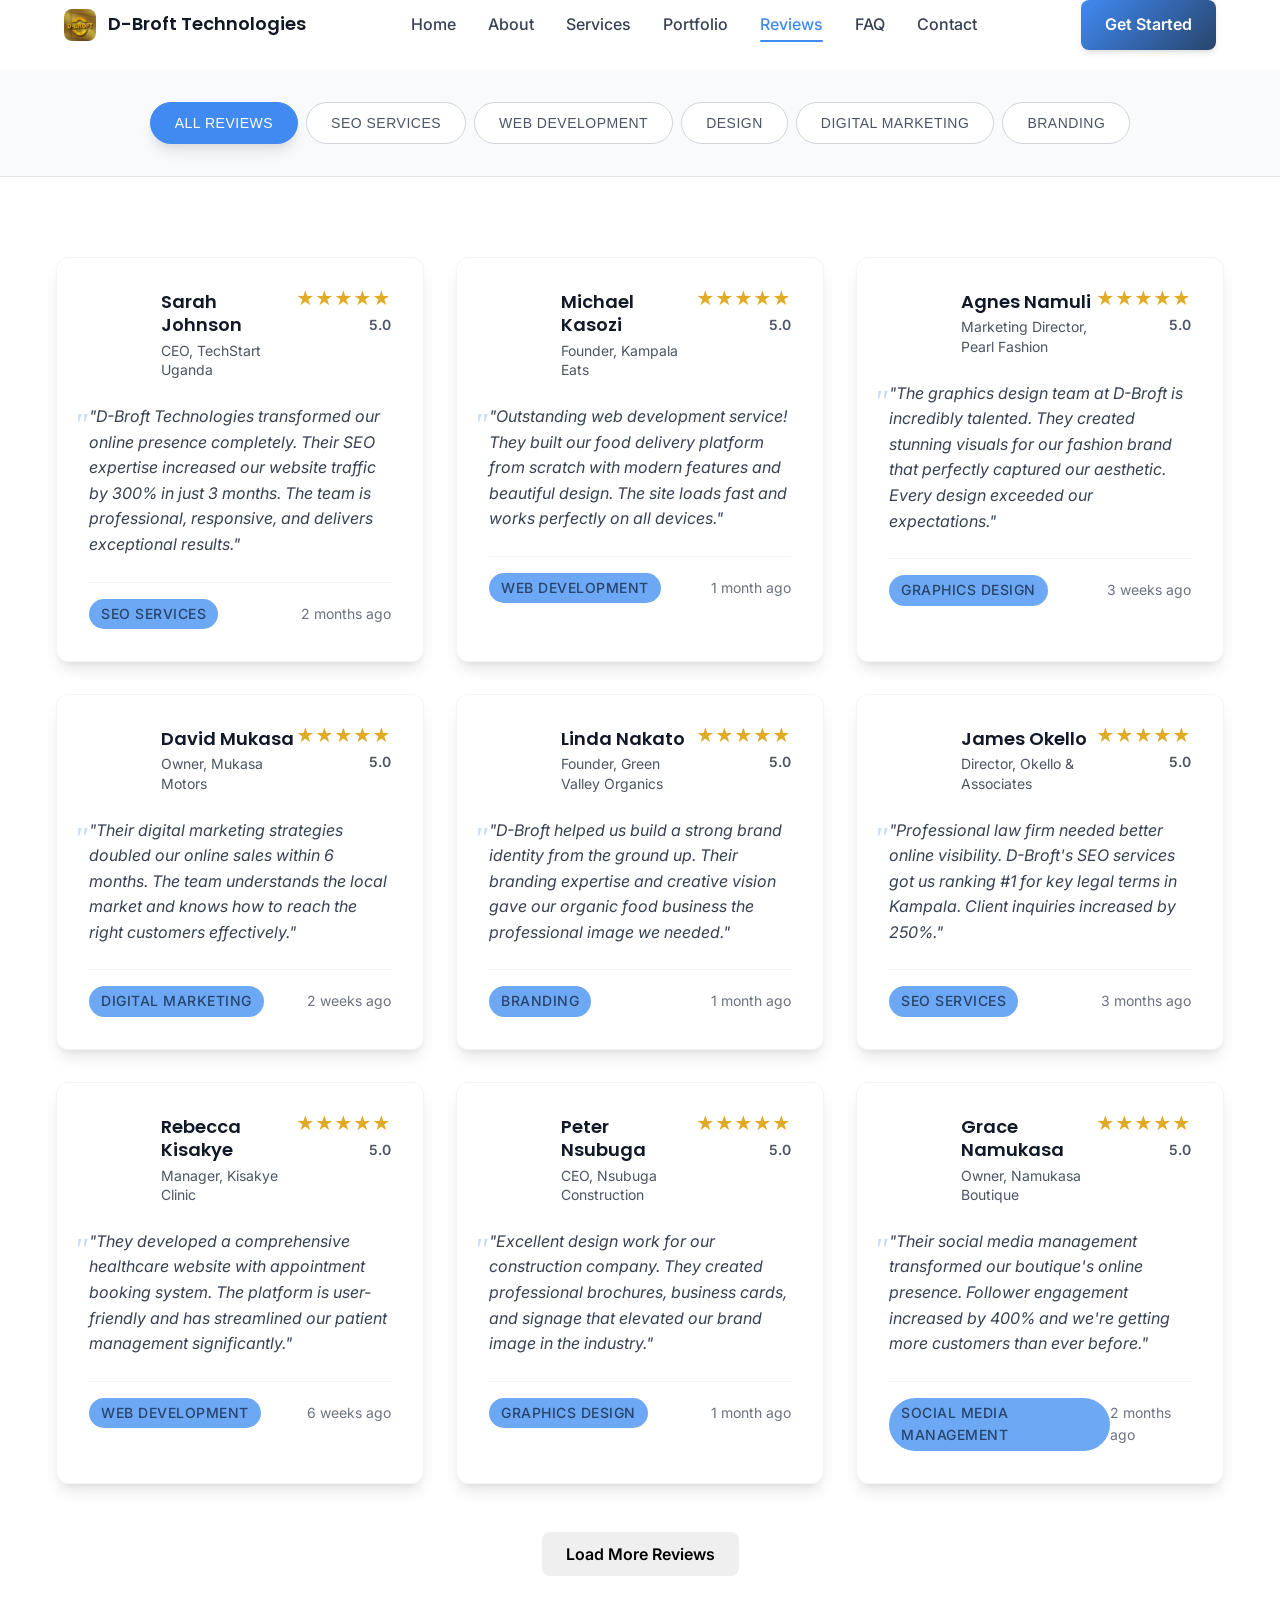
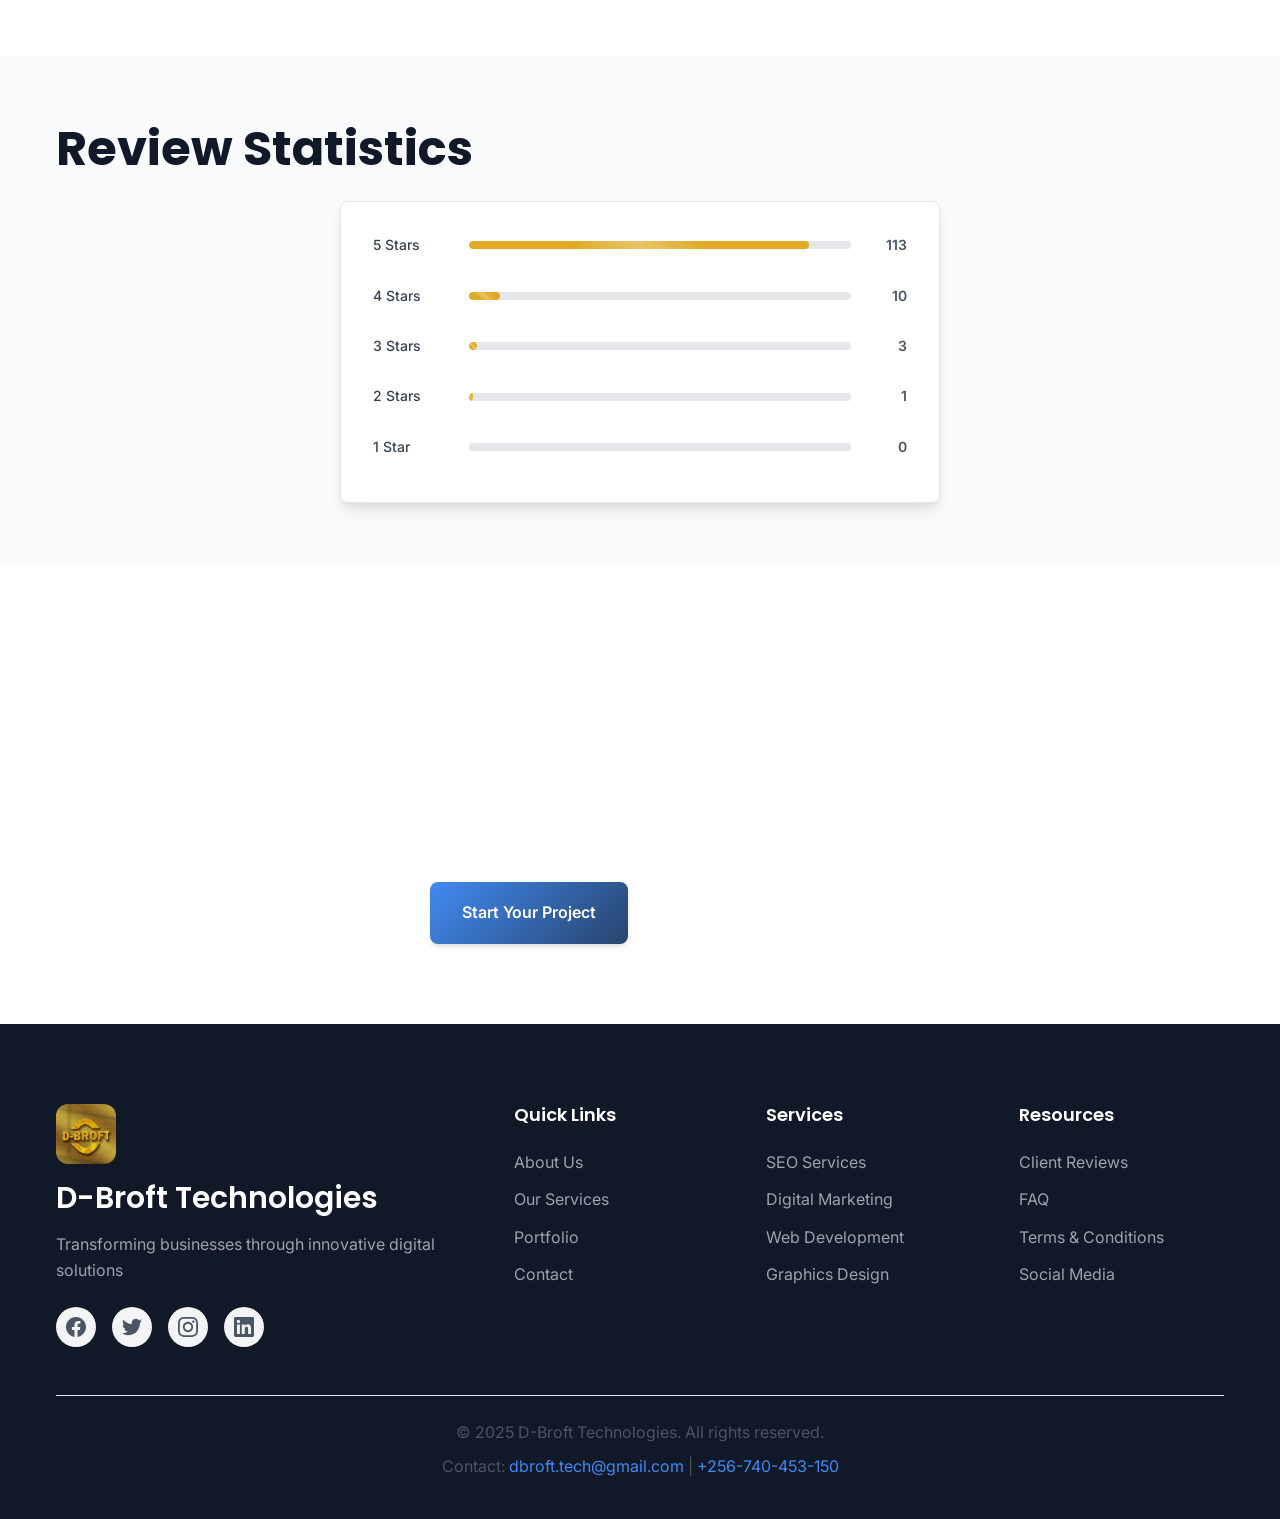
<file: reviews.html>
<!DOCTYPE html>
 <html lang="en">
  <head>
   <meta charset="UTF-8">
   <meta name="viewport" content="width=device-width, initial-scale=1.0">
   <meta name="description" content="Read authentic client reviews and testimonials for D-Broft Technologies. See why businesses trust us for digital solutions, web development, SEO, and design services.">
   <meta name="keywords" content="D-Broft reviews, client testimonials, digital agency reviews, web development reviews, SEO testimonials, Uganda digital services">
   <meta name="author" content="D-Broft Technologies">
   <meta name="robots" content="index, follow">
   <meta name="theme-color" content="#418af2">
   
   <meta property="og:title" content="Client Reviews & Testimonials - D-Broft Technologies">
   <meta property="og:description" content="Read authentic client reviews and testimonials. See why businesses trust D-Broft Technologies for digital solutions.">
   <meta property="og:type" content="website">
   <meta property="og:url" content="https://dbroft.vercel.app/reviews.html">
   <meta property="og:image" content="https://dbroft.vercel.app/assets/img/logo.jpg">
   <meta property="og:site_name" content="D-Broft Technologies">
   
   <meta name="twitter:card" content="summary_large_image">
   <meta name="twitter:title" content="Client Reviews & Testimonials - D-Broft Technologies">
   <meta name="twitter:description" content="Read authentic client reviews and testimonials. See why businesses trust D-Broft Technologies for digital solutions.">
   <meta name="twitter:image" content="https://dbroft.vercel.app/assets/img/logo.jpg">
   
   <title>Client Reviews & Testimonials - D-Broft Technologies</title>
   
   <link rel="canonical" href="https://dbroft.vercel.app/reviews.html">
   <link rel="icon" type="image/png" href="./assets/img/favicon.png">
   <link rel="apple-touch-icon" href="./assets/img/favicon.png">
   <link rel="manifest" href="./manifest.json">
   
   <link rel="preconnect" href="https://fonts.googleapis.com">
   <link rel="preconnect" href="https://fonts.gstatic.com" crossorigin>
   <link href="https://fonts.googleapis.com/css2?family=Inter:wght@300;400;500;600;700&family=Poppins:wght@300;400;500;600;700&display=swap" rel="stylesheet">
   
   <link rel="stylesheet" href="./assets/css/main.css">
   <link rel="stylesheet" href="./assets/css/components.css">
   <link rel="stylesheet" href="./assets/css/animations.css">
   
   <script type="application/ld+json">
   {
    "@context": "https://schema.org",
    "@type": "Organization",
    "name": "D-Broft Technologies",
    "url": "https://dbroft.vercel.app",
    "logo": "https://dbroft.vercel.app/assets/img/logo.jpg",
    "aggregateRating": {
     "@type": "AggregateRating",
     "ratingValue": "4.9",
     "reviewCount": "127",
     "bestRating": "5",
     "worstRating": "1"
    },
    "review": [
     {
      "@type": "Review",
      "author": {
       "@type": "Person",
       "name": "Sarah Johnson"
      },
      "reviewRating": {
       "@type": "Rating",
       "ratingValue": "5"
      },
      "reviewBody": "D-Broft Technologies transformed our online presence completely. Their SEO expertise increased our website traffic by 300% in just 3 months."
     }
    ]
   }
   </script>

   <script async src="https://www.googletagmanager.com/gtag/js?id=G-C004P0LS3F"></script>
   <script>
    window.dataLayer = window.dataLayer || [];
    function gtag(){dataLayer.push(arguments);}
    gtag('js', new Date());
    gtag('config', 'G-C004P0LS3F');
   </script>
  </head>
  <body>
   <nav class="navbar" id="navbar">
    <div class="nav-container">
     <div class="nav-brand">
      <img src="./assets/img/logo.jpg" alt="D-Broft Technologies Logo" class="nav-logo">
      <span class="nav-title">D-Broft Technologies</span>
     </div>
     
     <div class="nav-menu" id="nav-menu">
      <a href="./" class="nav-link">Home</a>
      <a href="./about.html" class="nav-link">About</a>
      <a href="./services.html" class="nav-link">Services</a>
      <a href="./portfolio.html" class="nav-link">Portfolio</a>
      <a href="./reviews.html" class="nav-link active">Reviews</a>
      <a href="./faq.html" class="nav-link">FAQ</a>
      <a href="./contact.html" class="nav-link">Contact</a>
     </div>
     
     <div class="nav-actions">
      <a href="./contact.html" class="btn btn-primary">Get Started</a>
      <button class="nav-toggle" id="nav-toggle" aria-label="Toggle navigation">
       <span></span>
       <span></span>
       <span></span>
      </button>
     </div>
    </div>
   </nav>

  <main>
   <section class="reviews-filter">
    <div class="container">
     <div class="filter-tabs">
      <button class="filter-btn active" data-filter="all">All Reviews</button>
      <button class="filter-btn" data-filter="seo">SEO Services</button>
      <button class="filter-btn" data-filter="web">Web Development</button>
      <button class="filter-btn" data-filter="design">Design</button>
      <button class="filter-btn" data-filter="marketing">Digital Marketing</button>
      <button class="filter-btn" data-filter="branding">Branding</button>
     </div>
    </div>
   </section>

   <section class="reviews-grid">
    <div class="container">
     <div class="reviews-container">
      <div class="review-card animate-fade-up" data-category="seo">
        <div class="review-header">
         <div class="reviewer-info">
          <div class="reviewer-avatar">SJ</div>
          <div class="reviewer-details">
           <h3 class="reviewer-name">Sarah Johnson</h3>
           <p class="reviewer-title">CEO, TechStart Uganda</p>
          </div>
         </div>
         <div class="review-rating">
          <div class="stars">★★★★★</div>
          <span class="rating-text">5.0</span>
         </div>
        </div>
        <div class="review-content">
         <p>"D-Broft Technologies transformed our online presence completely. Their SEO expertise increased our website traffic by 300% in just 3 months. The team is professional, responsive, and delivers exceptional results."</p>
        </div>
        <div class="review-footer">
         <span class="review-service">SEO Services</span>
         <span class="review-date">2 months ago</span>
        </div>
       </div>

       <div class="review-card animate-fade-up" data-category="web">
        <div class="review-header">
         <div class="reviewer-info">
          <div class="reviewer-avatar">MK</div>
          <div class="reviewer-details">
           <h3 class="reviewer-name">Michael Kasozi</h3>
           <p class="reviewer-title">Founder, Kampala Eats</p>
          </div>
         </div>
         <div class="review-rating">
          <div class="stars">★★★★★</div>
          <span class="rating-text">5.0</span>
         </div>
        </div>
        <div class="review-content">
         <p>"Outstanding web development service! They built our food delivery platform from scratch with modern features and beautiful design. The site loads fast and works perfectly on all devices."</p>
        </div>
        <div class="review-footer">
         <span class="review-service">Web Development</span>
         <span class="review-date">1 month ago</span>
        </div>
       </div>

       <div class="review-card animate-fade-up" data-category="design">
        <div class="review-header">
         <div class="reviewer-info">
          <div class="reviewer-avatar">AN</div>
          <div class="reviewer-details">
           <h3 class="reviewer-name">Agnes Namuli</h3>
           <p class="reviewer-title">Marketing Director, Pearl Fashion</p>
          </div>
         </div>
         <div class="review-rating">
          <div class="stars">★★★★★</div>
          <span class="rating-text">5.0</span>
         </div>
        </div>
        <div class="review-content">
         <p>"The graphics design team at D-Broft is incredibly talented. They created stunning visuals for our fashion brand that perfectly captured our aesthetic. Every design exceeded our expectations."</p>
        </div>
        <div class="review-footer">
         <span class="review-service">Graphics Design</span>
         <span class="review-date">3 weeks ago</span>
        </div>
       </div>

       <div class="review-card animate-fade-up" data-category="marketing">
        <div class="review-header">
         <div class="reviewer-info">
          <div class="reviewer-avatar">DM</div>
          <div class="reviewer-details">
           <h3 class="reviewer-name">David Mukasa</h3>
           <p class="reviewer-title">Owner, Mukasa Motors</p>
          </div>
         </div>
         <div class="review-rating">
          <div class="stars">★★★★★</div>
          <span class="rating-text">5.0</span>
         </div>
        </div>
        <div class="review-content">
         <p>"Their digital marketing strategies doubled our online sales within 6 months. The team understands the local market and knows how to reach the right customers effectively."</p>
        </div>
        <div class="review-footer">
         <span class="review-service">Digital Marketing</span>
         <span class="review-date">2 weeks ago</span>
        </div>
       </div>

       <div class="review-card animate-fade-up" data-category="branding">
        <div class="review-header">
         <div class="reviewer-info">
          <div class="reviewer-avatar">LN</div>
          <div class="reviewer-details">
           <h3 class="reviewer-name">Linda Nakato</h3>
           <p class="reviewer-title">Founder, Green Valley Organics</p>
          </div>
         </div>
         <div class="review-rating">
          <div class="stars">★★★★★</div>
          <span class="rating-text">5.0</span>
         </div>
        </div>
        <div class="review-content">
         <p>"D-Broft helped us build a strong brand identity from the ground up. Their branding expertise and creative vision gave our organic food business the professional image we needed."</p>
        </div>
        <div class="review-footer">
         <span class="review-service">Branding</span>
         <span class="review-date">1 month ago</span>
        </div>
       </div>

       <div class="review-card animate-fade-up" data-category="seo">
        <div class="review-header">
         <div class="reviewer-info">
          <div class="reviewer-avatar">JO</div>
          <div class="reviewer-details">
           <h3 class="reviewer-name">James Okello</h3>
           <p class="reviewer-title">Director, Okello & Associates</p>
          </div>
         </div>
         <div class="review-rating">
          <div class="stars">★★★★★</div>
          <span class="rating-text">5.0</span>
         </div>
        </div>
        <div class="review-content">
         <p>"Professional law firm needed better online visibility. D-Broft's SEO services got us ranking #1 for key legal terms in Kampala. Client inquiries increased by 250%."</p>
        </div>
        <div class="review-footer">
         <span class="review-service">SEO Services</span>
         <span class="review-date">3 months ago</span>
        </div>
       </div>

       <div class="review-card animate-fade-up" data-category="web">
        <div class="review-header">
         <div class="reviewer-info">
          <div class="reviewer-avatar">RK</div>
          <div class="reviewer-details">
           <h3 class="reviewer-name">Rebecca Kisakye</h3>
           <p class="reviewer-title">Manager, Kisakye Clinic</p>
          </div>
         </div>
         <div class="review-rating">
          <div class="stars">★★★★★</div>
          <span class="rating-text">5.0</span>
         </div>
        </div>
        <div class="review-content">
         <p>"They developed a comprehensive healthcare website with appointment booking system. The platform is user-friendly and has streamlined our patient management significantly."</p>
        </div>
        <div class="review-footer">
         <span class="review-service">Web Development</span>
         <span class="review-date">6 weeks ago</span>
        </div>
       </div>

       <div class="review-card animate-fade-up" data-category="design">
        <div class="review-header">
         <div class="reviewer-info">
          <div class="reviewer-avatar">PN</div>
          <div class="reviewer-details">
           <h3 class="reviewer-name">Peter Nsubuga</h3>
           <p class="reviewer-title">CEO, Nsubuga Construction</p>
          </div>
         </div>
         <div class="review-rating">
          <div class="stars">★★★★★</div>
          <span class="rating-text">5.0</span>
         </div>
        </div>
        <div class="review-content">
         <p>"Excellent design work for our construction company. They created professional brochures, business cards, and signage that elevated our brand image in the industry."</p>
        </div>
        <div class="review-footer">
         <span class="review-service">Graphics Design</span>
         <span class="review-date">1 month ago</span>
        </div>
       </div>

       <div class="review-card animate-fade-up" data-category="marketing">
        <div class="review-header">
         <div class="reviewer-info">
          <div class="reviewer-avatar">GN</div>
          <div class="reviewer-details">
           <h3 class="reviewer-name">Grace Namukasa</h3>
           <p class="reviewer-title">Owner, Namukasa Boutique</p>
          </div>
         </div>
         <div class="review-rating">
          <div class="stars">★★★★★</div>
          <span class="rating-text">5.0</span>
         </div>
        </div>
        <div class="review-content">
         <p>"Their social media management transformed our boutique's online presence. Follower engagement increased by 400% and we're getting more customers than ever before."</p>
        </div>
        <div class="review-footer">
         <span class="review-service">Social Media Management</span>
         <span class="review-date">2 months ago</span>
        </div>
       </div>
      </div>

      <div class="load-more-section">
       <button class="btn btn-outline load-more-btn">Load More Reviews</button>
      </div>
     </div>
    </div>
   </section>

   <section class="review-stats">
    <div class="container">
     <h2 class="section-title">Review Statistics</h2>
     <div class="stats-grid">
      <div class="stat-card">
       <div class="stat-chart">
        <div class="rating-bar">
         <span class="rating-label">5 Stars</span>
         <div class="bar-container">
          <div class="bar-fill" style="width: 89%"></div>
         </div>
         <span class="rating-count">113</span>
        </div>
        <div class="rating-bar">
         <span class="rating-label">4 Stars</span>
         <div class="bar-container">
          <div class="bar-fill" style="width: 8%"></div>
         </div>
         <span class="rating-count">10</span>
        </div>
        <div class="rating-bar">
         <span class="rating-label">3 Stars</span>
         <div class="bar-container">
          <div class="bar-fill" style="width: 2%"></div>
         </div>
         <span class="rating-count">3</span>
        </div>
        <div class="rating-bar">
         <span class="rating-label">2 Stars</span>
         <div class="bar-container">
          <div class="bar-fill" style="width: 1%"></div>
         </div>
         <span class="rating-count">1</span>
        </div>
        <div class="rating-bar">
         <span class="rating-label">1 Star</span>
         <div class="bar-container">
          <div class="bar-fill" style="width: 0%"></div>
         </div>
         <span class="rating-count">0</span>
        </div>
        </div>
       </div>
      </div>
     </div>
    </section>

   <section class="cta-section">
    <div class="container">
     <div class="cta-content">
      <h2 class="cta-title">Ready to Join Our Success Stories?</h2>
      <p class="cta-description">
       Experience the same exceptional service that our clients rave about. Let's create your success story together.
      </p>
      <div class="cta-buttons">
       <a href="./contact.html" class="btn btn-primary">Start Your Project</a>
       <a href="./services.html" class="btn btn-outline">View Our Services</a>
      </div>
     </div>
    </div>
   </section>
   </main>

   <footer class="footer">
    <div class="container">
     <div class="footer-content">
      <div class="footer-section">
       <div class="footer-brand">
        <img src="./assets/img/logo.jpg" alt="D-Broft Technologies" class="footer-logo">
        <h3>D-Broft Technologies</h3>
        <p>Transforming businesses through innovative digital solutions</p>
       </div>
       <div class="footer-social">
        <a href="https://facebook.com/dbrofttech" target="_blank" rel="noopener" aria-label="Facebook">
         <svg viewBox="0 0 24 24" fill="currentColor">
          <path d="M24 12.073c0-6.627-5.373-12-12-12s-12 5.373-12 12c0 5.99 4.388 10.954 10.125 11.854v-8.385H7.078v-3.47h3.047V9.43c0-3.007 1.792-4.669 4.533-4.669 1.312 0 2.686.235 2.686.235v2.953H15.83c-1.491 0-1.956.925-1.956 1.874v2.25h3.328l-.532 3.47h-2.796v8.385C19.612 23.027 24 18.062 24 12.073z"/>
         </svg>
        </a>
        <a href="https://twitter.com/dbrofttech" target="_blank" rel="noopener" aria-label="Twitter">
         <svg viewBox="0 0 24 24" fill="currentColor">
          <path d="M23.953 4.57a10 10 0 01-2.825.775 4.958 4.958 0 002.163-2.723c-.951.555-2.005.959-3.127 1.184a4.92 4.92 0 00-8.384 4.482C7.69 8.095 4.067 6.13 1.64 3.162a4.822 4.822 0 00-.666 2.475c0 1.71.87 3.213 2.188 4.096a4.904 4.904 0 01-2.228-.616v.06a4.923 4.923 0 003.946 4.827 4.996 4.996 0 01-2.212.085 4.936 4.936 0 004.604 3.417 9.867 9.867 0 01-6.102 2.105c-.39 0-.779-.023-1.17-.067a13.995 13.995 0 007.557 2.209c9.053 0 13.998-7.496 13.998-13.985 0-.21 0-.42-.015-.63A9.935 9.935 0 0024 4.59z"/>
         </svg>
        </a>
        <a href="https://instagram.com/dbrofttech" target="_blank" rel="noopener" aria-label="Instagram">
         <svg viewBox="0 0 24 24" fill="currentColor">
          <path d="M12 2.163c3.204 0 3.584.012 4.85.07 3.252.148 4.771 1.691 4.919 4.919.058 1.265.069 1.645.069 4.849 0 3.205-.012 3.584-.069 4.849-.149 3.225-1.664 4.771-4.919 4.919-1.266.058-1.644.07-4.85.07-3.204 0-3.584-.012-4.849-.07-3.26-.149-4.771-1.699-4.919-4.92-.058-1.265-.07-1.644-.07-4.849 0-3.204.013-3.583.07-4.849.149-3.227 1.664-4.771 4.919-4.919 1.266-.057 1.645-.069 4.849-.069zm0-2.163c-3.259 0-3.667.014-4.947.072-4.358.2-6.78 2.618-6.98 6.98-.059 1.281-.073 1.689-.073 4.948 0 3.259.014 3.668.072 4.948.2 4.358 2.618 6.78 6.98 6.98 1.281.058 1.689.072 4.948.072 3.259 0 3.668-.014 4.948-.072 4.354-.2 6.782-2.618 6.979-6.98.059-1.28.073-1.689.073-4.948 0-3.259-.014-3.667-.072-4.947-.196-4.354-2.617-6.78-6.979-6.98-1.281-.059-1.69-.073-4.949-.073zm0 5.838c-3.403 0-6.162 2.759-6.162 6.162s2.759 6.163 6.162 6.163 6.162-2.759 6.162-6.163c0-3.403-2.759-6.162-6.162-6.162zm0 10.162c-2.209 0-4-1.79-4-4 0-2.209 1.791-4 4-4s4 1.791 4 4c0 2.21-1.791 4-4 4zm6.406-11.845c-.796 0-1.441.645-1.441 1.44s.645 1.44 1.441 1.44c.795 0 1.439-.645 1.439-1.44s-.644-1.44-1.439-1.44z"/>
         </svg>
        </a>
        <a href="https://linkedin.com/company/dbroft-technologies" target="_blank" rel="noopener" aria-label="LinkedIn">
         <svg viewBox="0 0 24 24" fill="currentColor">
          <path d="M20.447 20.452h-3.554v-5.569c0-1.328-.027-3.037-1.852-3.037-1.853 0-2.136 1.445-2.136 2.939v5.667H9.351V9h3.414v1.561h.046c.477-.9 1.637-1.85 3.37-1.85 3.601 0 4.267 2.37 4.267 5.455v6.286zM5.337 7.433c-1.144 0-2.063-.926-2.063-2.065 0-1.138.92-2.063 2.063-2.063 1.14 0 2.064.925 2.064 2.063 0 1.139-.925 2.065-2.064 2.065zm1.782 13.019H3.555V9h3.564v11.452zM22.225 0H1.771C.792 0 0 .774 0 1.729v20.542C0 23.227.792 24 1.771 24h20.451C23.2 24 24 23.227 24 22.271V1.729C24 .774 23.2 0 22.222 0h.003z"/>
         </svg>
        </a>
       </div>
      </div>
      
      <div class="footer-section">
       <h4>Quick Links</h4>
       <ul class="footer-links">
        <li><a href="./about.html">About Us</a></li>
        <li><a href="./services.html">Our Services</a></li>
        <li><a href="./portfolio.html">Portfolio</a></li>
        <li><a href="./contact.html">Contact</a></li>
       </ul>
      </div>
      
      <div class="footer-section">
       <h4>Services</h4>
       <ul class="footer-links">
        <li><a href="./services.html#seo">SEO Services</a></li>
        <li><a href="./services.html#marketing">Digital Marketing</a></li>
        <li><a href="./services.html#web">Web Development</a></li>
        <li><a href="./services.html#design">Graphics Design</a></li>
       </ul>
      </div>
      
      <div class="footer-section">
       <h4>Resources</h4>
       <ul class="footer-links">
        <li><a href="./reviews.html">Client Reviews</a></li>
        <li><a href="./faq.html">FAQ</a></li>
        <li><a href="./terms.html">Terms &amp; Conditions</a></li>
        <li><a href="./social.html">Social Media</a></li>
       </ul>
      </div>
     </div>
     
     <div class="footer-bottom">
      <p>&copy; 2025 D-Broft Technologies. All rights reserved.</p>
      <p>Contact: <a href="mailto:dbroft.tech@gmail.com">dbroft.tech@gmail.com</a> | <a href="tel:+256740453150">+256-740-453-150</a></p>
     </div>
    </div>
   </footer>

   <script src="./assets/js/main.js"></script>
   <script src="./assets/js/components.js"></script>
   <script src="./assets/js/animations.js"></script>
  </body>
 </html>
</file>
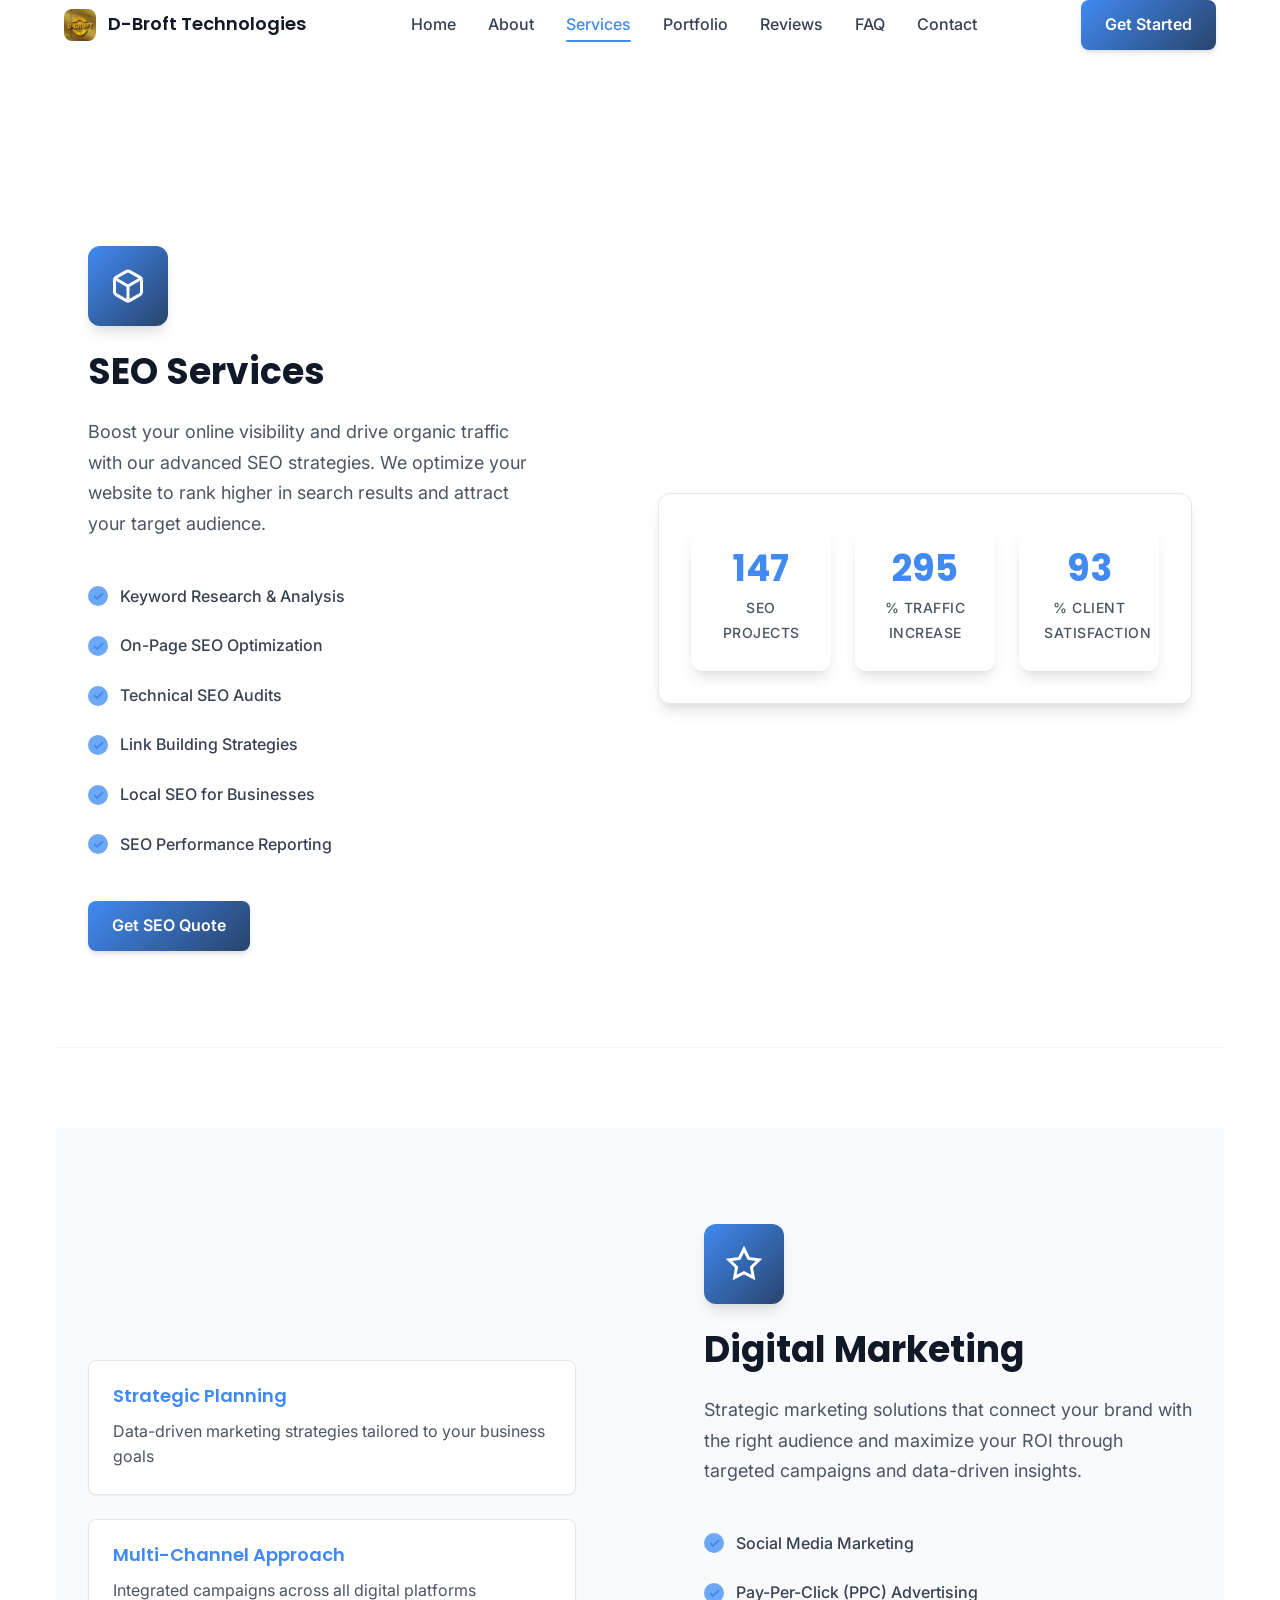
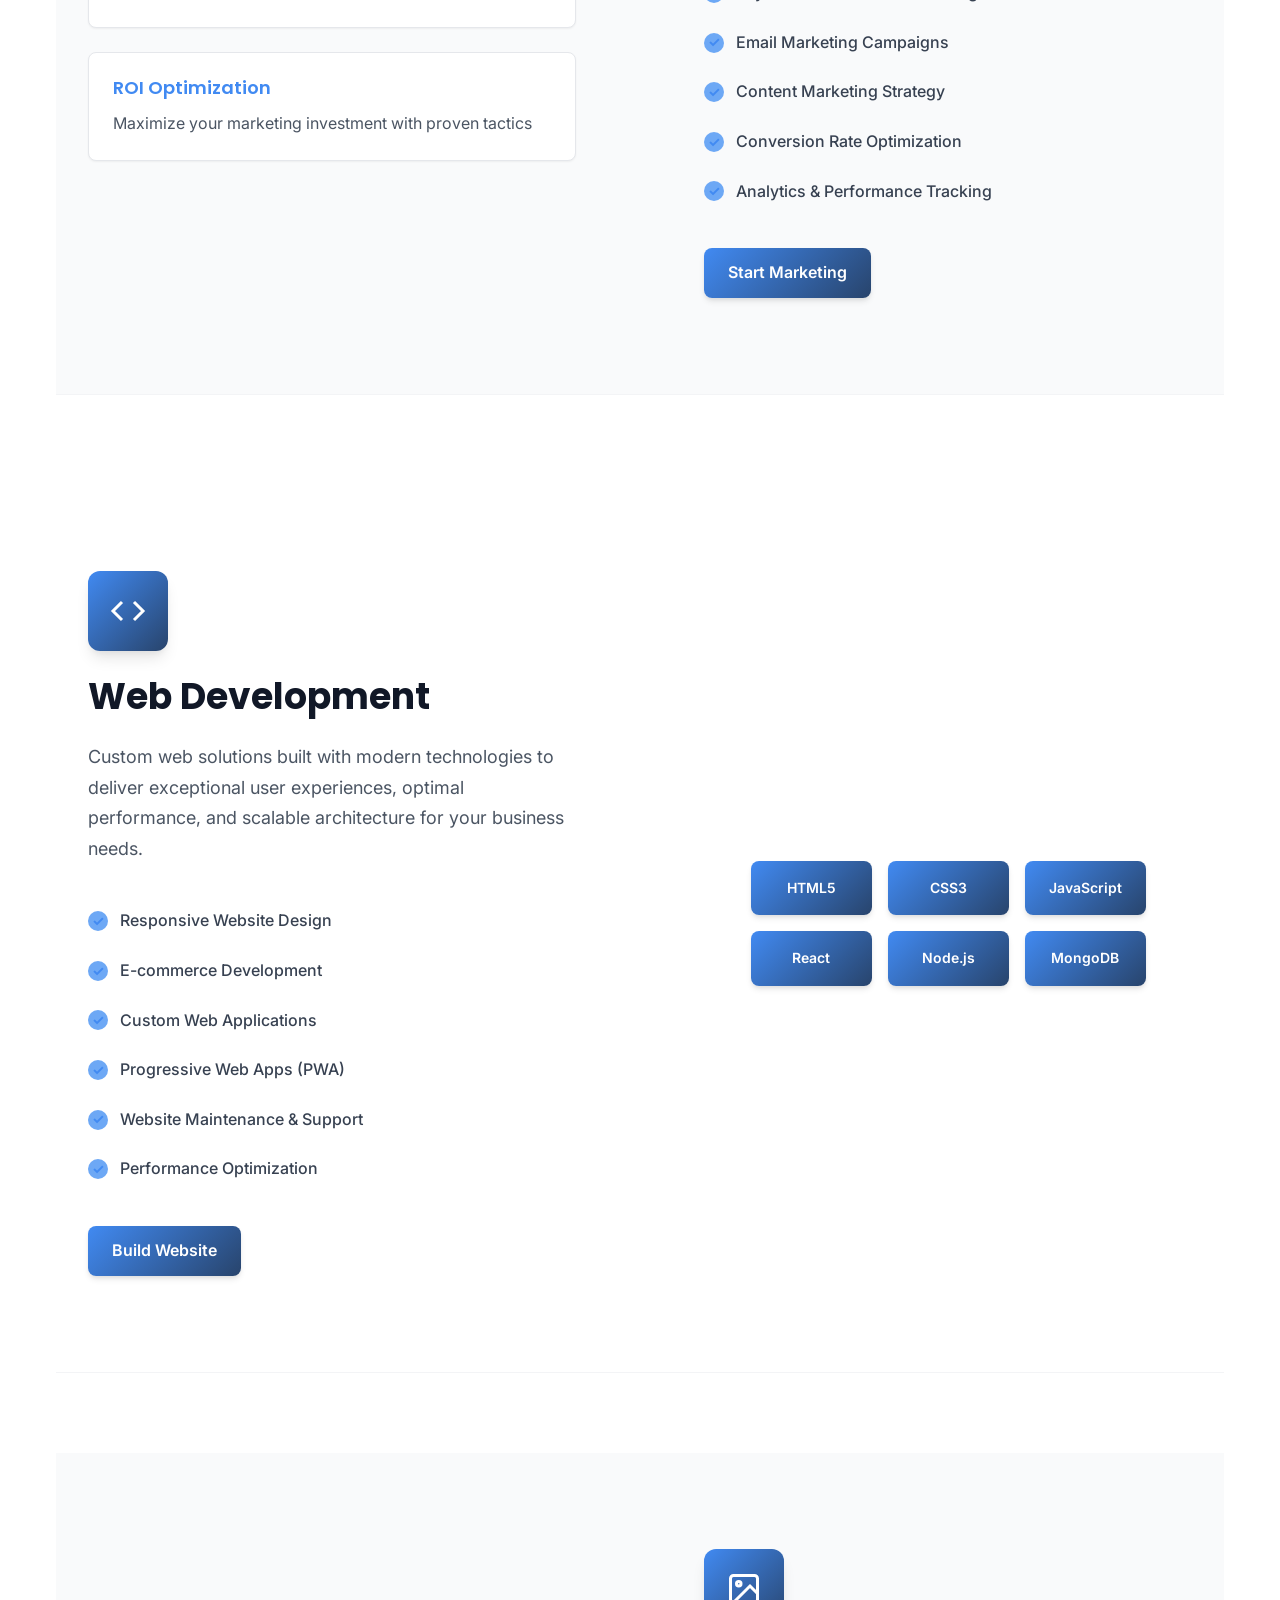
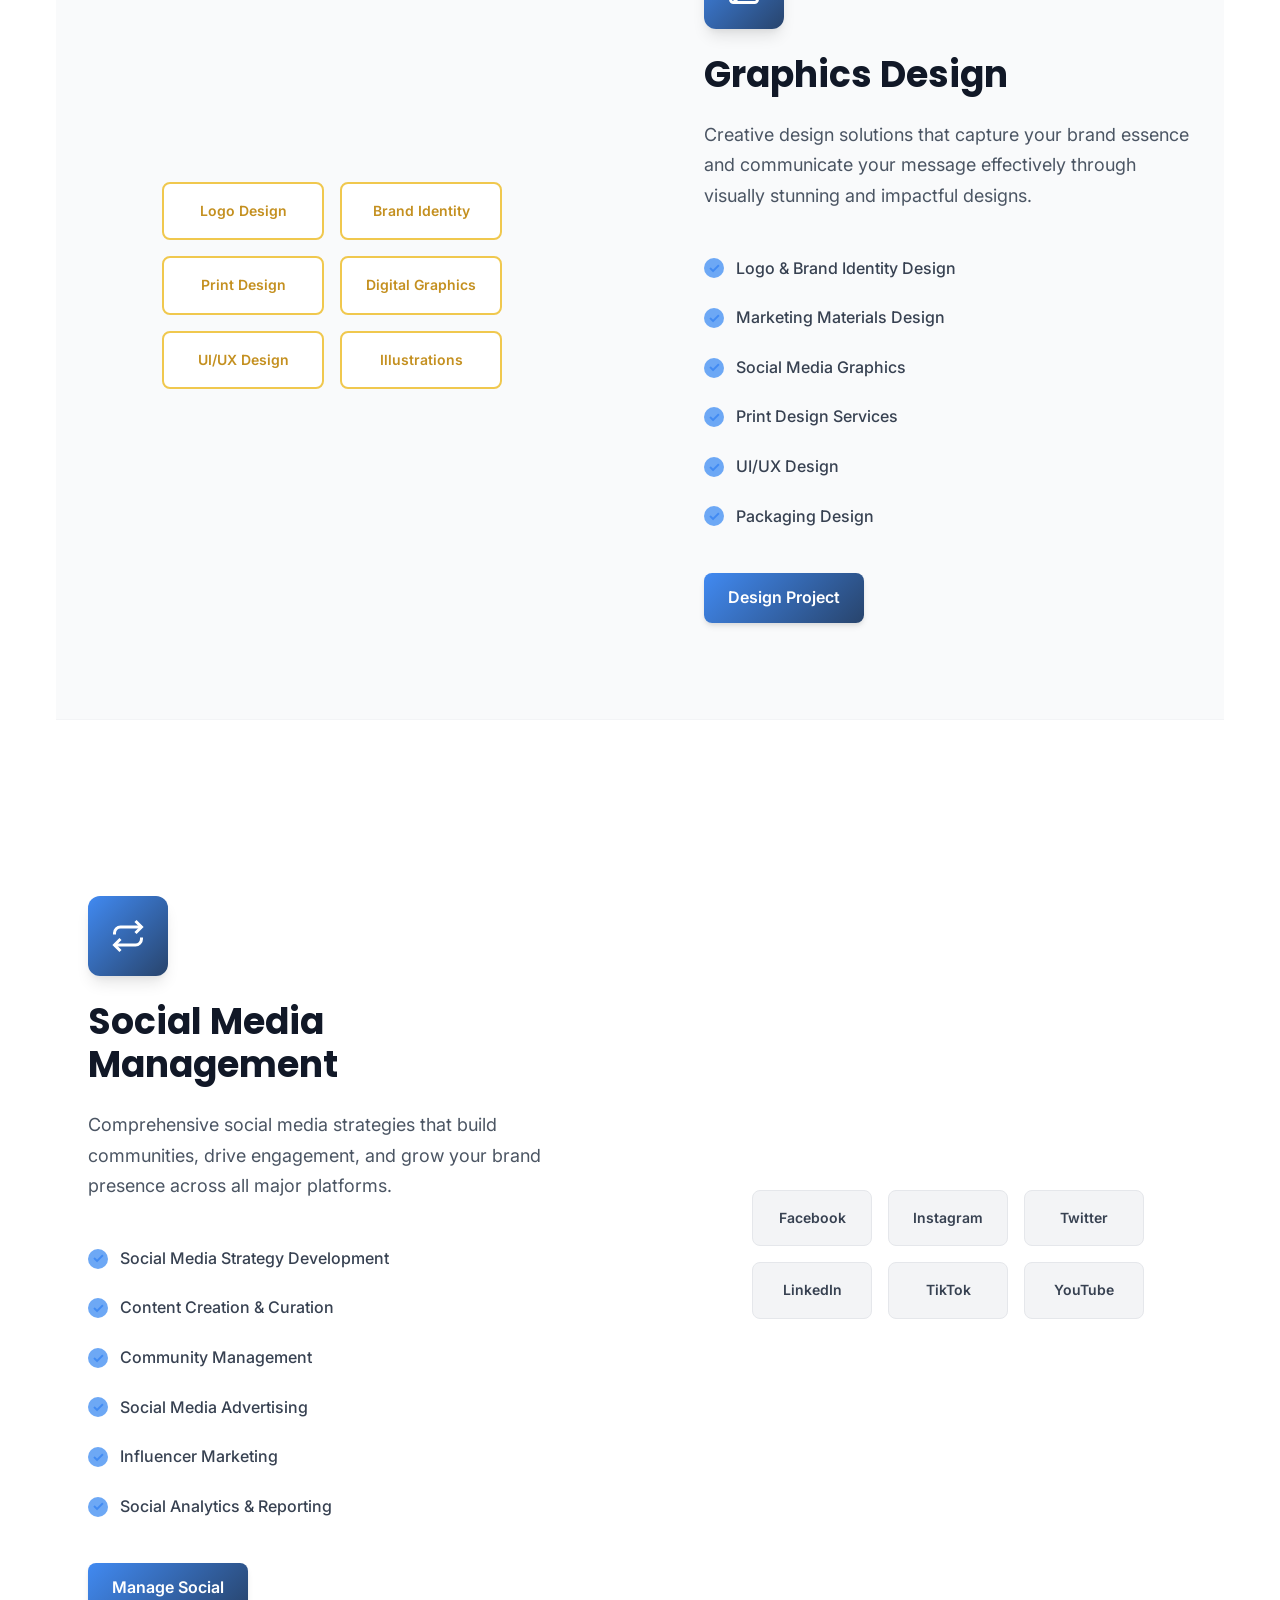
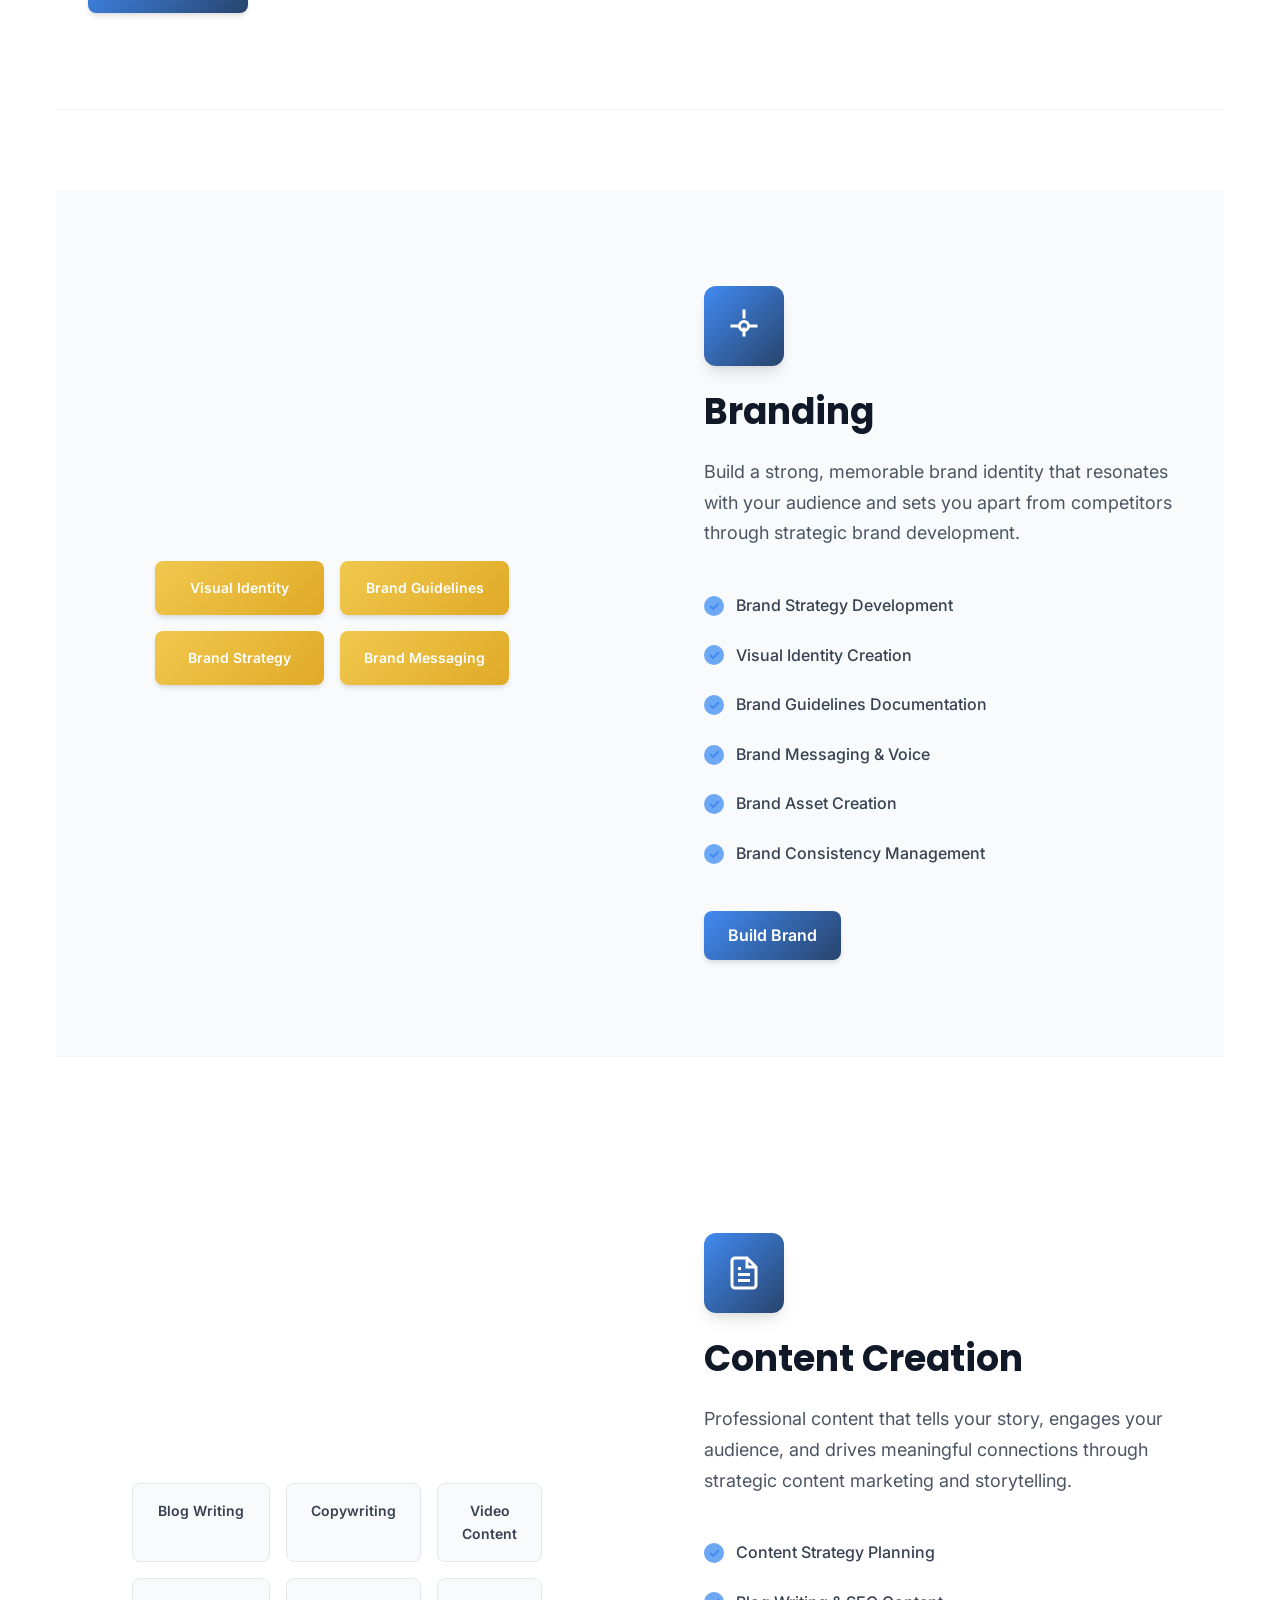
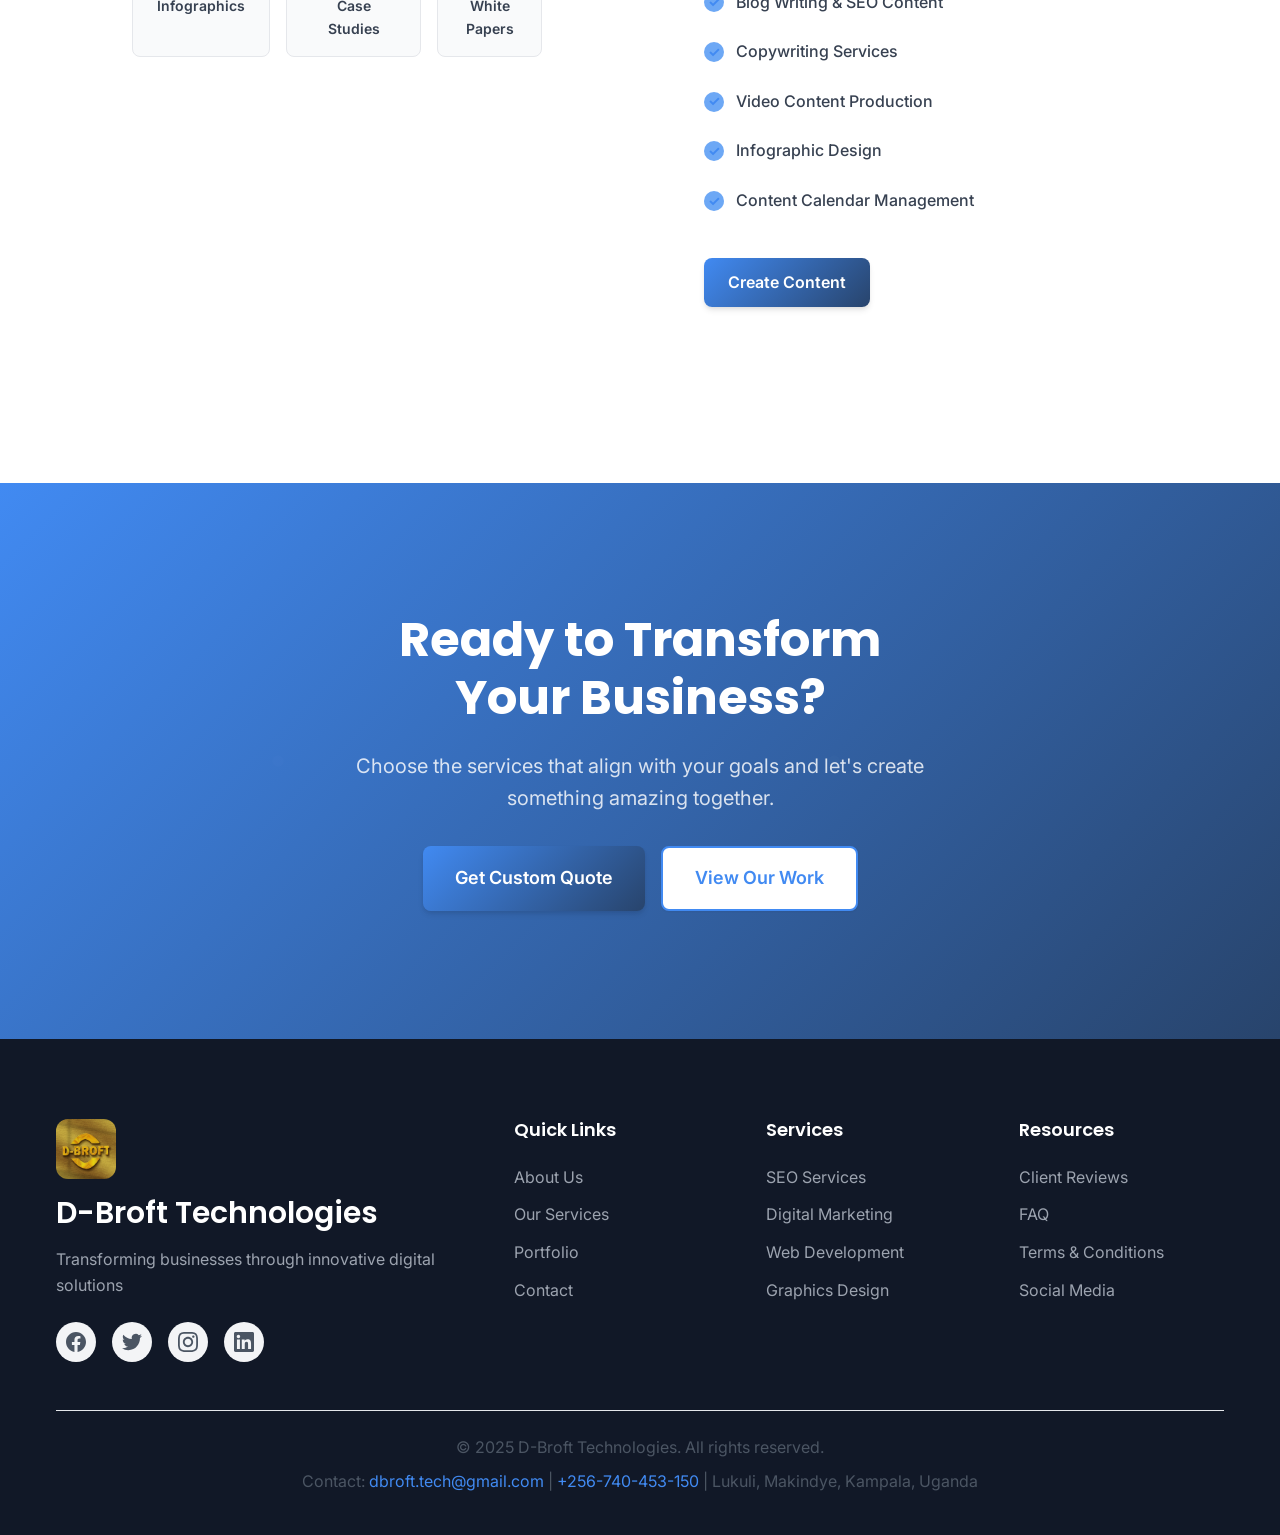
<file: services.html>
<!DOCTYPE html>
 <html lang="en">
  <head>
   <meta charset="UTF-8">
   <meta name="viewport" content="width=device-width, initial-scale=1.0">
   <meta name="description" content="D-Broft Technologies Services - Expert SEO, digital marketing, web development, graphics design, branding, and content creation services in Uganda.">
   <meta name="keywords" content="SEO services Uganda, digital marketing, web development, graphics design, branding services, social media management, animations, content creation">
   <meta name="author" content="D-Broft Technologies">
   <meta name="robots" content="index, follow">
   
   <meta property="og:type" content="website">
   <meta property="og:url" content="https://dbroft.vercel.app/services.html">
   <meta property="og:title" content="Digital Services - SEO, Web Development & Marketing | D-Broft Technologies">
   <meta property="og:description" content="Comprehensive digital solutions including SEO, web development, digital marketing, graphics design, and branding services. Transform your business today.">
   <meta property="og:image" content="https://dbroft.vercel.app/assets/img/logo.jpg">
   
   <link rel="canonical" href="https://dbroft.vercel.app/services.html">
   <link rel="icon" type="image/png" href="./assets/img/favicon.png">
   <link rel="preconnect" href="https://fonts.googleapis.com">
   <link rel="preconnect" href="https://fonts.gstatic.com" crossorigin>
   <link href="https://fonts.googleapis.com/css2?family=Inter:wght@300;400;500;600;700&family=Poppins:wght@300;400;500;600;700&display=swap" rel="stylesheet">
   
   <link href="./assets/css/main.css" rel="stylesheet">
   <link href="./assets/css/components.css" rel="stylesheet">
   <link href="./assets/css/animations.css" rel="stylesheet">
   
   <script type="application/ld+json">
   {
    "@context": "https://schema.org",
    "@type": "Service",
    "name": "Digital Services",
    "provider": {
     "@type": "Organization",
     "name": "D-Broft Technologies",
     "url": "https://dbroft.vercel.app"
    },
    "description": "Comprehensive digital solutions including SEO, web development, digital marketing, graphics design, and branding services.",
    "areaServed": "UG",
    "hasOfferCatalog": {
     "@type": "OfferCatalog",
     "name": "Digital Services Catalog",
     "itemListElement": [
      {"@type": "Offer", "name": "SEO Services"},
      {"@type": "Offer", "name": "Web Development"},
      {"@type": "Offer", "name": "Digital Marketing"},
      {"@type": "Offer", "name": "Graphics Design"},
      {"@type": "Offer", "name": "Branding"},
      {"@type": "Offer", "name": "Social Media Management"}
     ]
    }
   }
   </script>
   
   <script async src="https://www.googletagmanager.com/gtag/js?id=G-C004P0LS3F"></script>
   <script>
    window.dataLayer = window.dataLayer || [];
    function gtag(){dataLayer.push(arguments);}
    gtag('js', new Date());
    gtag('config', 'G-C004P0LS3F');
   </script>
   
   <title>Digital Services - SEO, Web Development & Marketing | D-Broft Technologies</title>
  </head>
  <body>
   <nav class="navbar" id="navbar">
    <div class="nav-container">
     <div class="nav-brand">
      <img src="./assets/img/logo.jpg" alt="D-Broft Technologies Logo" class="nav-logo">
      <span class="nav-title">D-Broft Technologies</span>
     </div>
     
     <div class="nav-menu" id="nav-menu">
      <a href="./" class="nav-link">Home</a>
      <a href="./about.html" class="nav-link">About</a>
      <a href="./services.html" class="nav-link active">Services</a>
      <a href="./portfolio.html" class="nav-link">Portfolio</a>
      <a href="./reviews.html" class="nav-link">Reviews</a>
      <a href="./faq.html" class="nav-link">FAQ</a>
      <a href="./contact.html" class="nav-link">Contact</a>
     </div>
     
     <div class="nav-actions">
      <a href="./contact.html" class="btn btn-primary">Get Started</a>
      <button class="nav-toggle" id="nav-toggle" aria-label="Toggle navigation">
       <span></span>
       <span></span>
       <span></span>
      </button>
     </div>
    </div>
   </nav>

   <main>
    <section class="services-detailed">
     <div class="container">
      <div class="service-detail" id="seo">
       <div class="service-content animate-on-scroll">
        <div class="service-info">
         <div class="service-icon">
          <svg viewBox="0 0 24 24" fill="none" stroke="currentColor">
           <path d="M21 16V8a2 2 0 0 0-1-1.73l-7-4a2 2 0 0 0-2 0l-7 4A2 2 0 0 0 3 8v8a2 2 0 0 0 1 1.73l7 4a2 2 0 0 0 2 0l7-4A2 2 0 0 0 21 16z"/>
           <polyline points="3.27,6.96 12,12.01 20.73,6.96"/>
           <line x1="12" y1="22.08" x2="12" y2="12"/>
          </svg>
         </div>
         <h2>SEO Services</h2>
         <p>Boost your online visibility and drive organic traffic with our advanced SEO strategies. We optimize your website to rank higher in search results and attract your target audience.</p>
         <ul class="service-features">
          <li>Keyword Research & Analysis</li>
          <li>On-Page SEO Optimization</li>
          <li>Technical SEO Audits</li>
          <li>Link Building Strategies</li>
          <li>Local SEO for Businesses</li>
          <li>SEO Performance Reporting</li>
         </ul>
         <a href="./contact.html" class="btn btn-primary">Get SEO Quote</a>
        </div>
        <div class="service-visual">
         <div class="service-stats">
          <div class="stat-item">
           <span class="stat-number" data-counter="150">0</span>
           <span class="stat-label">SEO Projects</span>
          </div>
          <div class="stat-item">
           <span class="stat-number" data-counter="300">0</span>
           <span class="stat-label">% Traffic Increase</span>
          </div>
          <div class="stat-item">
           <span class="stat-number" data-counter="95">0</span>
           <span class="stat-label">% Client Satisfaction</span>
          </div>
         </div>
        </div>
       </div>
      </div>

      <div class="service-detail" id="marketing">
       <div class="service-content animate-on-scroll">
        <div class="service-visual">
         <div class="service-benefits">
          <div class="benefit-item">
           <h4>Strategic Planning</h4>
           <p>Data-driven marketing strategies tailored to your business goals</p>
          </div>
          <div class="benefit-item">
           <h4>Multi-Channel Approach</h4>
           <p>Integrated campaigns across all digital platforms</p>
          </div>
          <div class="benefit-item">
           <h4>ROI Optimization</h4>
           <p>Maximize your marketing investment with proven tactics</p>
          </div>
         </div>
        </div>
        <div class="service-info">
         <div class="service-icon">
          <svg viewBox="0 0 24 24" fill="none" stroke="currentColor">
           <path d="M12 2l3.09 6.26L22 9.27l-5 4.87 1.18 6.88L12 17.77l-6.18 3.25L7 14.14 2 9.27l6.91-1.01L12 2z"/>
          </svg>
         </div>
         <h2>Digital Marketing</h2>
         <p>Strategic marketing solutions that connect your brand with the right audience and maximize your ROI through targeted campaigns and data-driven insights.</p>
         <ul class="service-features">
          <li>Social Media Marketing</li>
          <li>Pay-Per-Click (PPC) Advertising</li>
          <li>Email Marketing Campaigns</li>
          <li>Content Marketing Strategy</li>
          <li>Conversion Rate Optimization</li>
          <li>Analytics & Performance Tracking</li>
         </ul>
         <a href="./contact.html" class="btn btn-primary">Start Marketing</a>
        </div>
       </div>
      </div>

      <div class="service-detail" id="web">
       <div class="service-content animate-on-scroll">
        <div class="service-info">
         <div class="service-icon">
          <svg viewBox="0 0 24 24" fill="none" stroke="currentColor">
           <polyline points="16,18 22,12 16,6"/>
           <polyline points="8,6 2,12 8,18"/>
          </svg>
         </div>
         <h2>Web Development</h2>
         <p>Custom web solutions built with modern technologies to deliver exceptional user experiences, optimal performance, and scalable architecture for your business needs.</p>
         <ul class="service-features">
          <li>Responsive Website Design</li>
          <li>E-commerce Development</li>
          <li>Custom Web Applications</li>
          <li>Progressive Web Apps (PWA)</li>
          <li>Website Maintenance & Support</li>
          <li>Performance Optimization</li>
         </ul>
         <a href="./contact.html" class="btn btn-primary">Build Website</a>
        </div>
        <div class="service-visual">
         <div class="tech-stack">
          <div class="tech-item">HTML5</div>
          <div class="tech-item">CSS3</div>
          <div class="tech-item">JavaScript</div>
          <div class="tech-item">React</div>
          <div class="tech-item">Node.js</div>
          <div class="tech-item">MongoDB</div>
         </div>
        </div>
       </div>
      </div>

      <div class="service-detail" id="design">
       <div class="service-content animate-on-scroll">
        <div class="service-visual">
         <div class="design-showcase">
          <div class="design-item">Logo Design</div>
          <div class="design-item">Brand Identity</div>
          <div class="design-item">Print Design</div>
          <div class="design-item">Digital Graphics</div>
          <div class="design-item">UI/UX Design</div>
          <div class="design-item">Illustrations</div>
         </div>
        </div>
        <div class="service-info">
         <div class="service-icon">
          <svg viewBox="0 0 24 24" fill="none" stroke="currentColor">
           <rect x="3" y="3" width="18" height="18" rx="2" ry="2"/>
           <circle cx="8.5" cy="8.5" r="1.5"/>
           <polyline points="21,15 16,10 5,21"/>
          </svg>
         </div>
         <h2>Graphics Design</h2>
         <p>Creative design solutions that capture your brand essence and communicate your message effectively through visually stunning and impactful designs.</p>
         <ul class="service-features">
          <li>Logo & Brand Identity Design</li>
          <li>Marketing Materials Design</li>
          <li>Social Media Graphics</li>
          <li>Print Design Services</li>
          <li>UI/UX Design</li>
          <li>Packaging Design</li>
         </ul>
         <a href="./contact.html" class="btn btn-primary">Design Project</a>
        </div>
       </div>
      </div>

      <div class="service-detail" id="social">
       <div class="service-content animate-on-scroll">
        <div class="service-info">
         <div class="service-icon">
          <svg viewBox="0 0 24 24" fill="none" stroke="currentColor">
           <path d="M17 2l4 4-4 4"/>
           <path d="M3 11v-1a4 4 0 0 1 4-4h14"/>
           <path d="M7 22l-4-4 4-4"/>
           <path d="M21 13v1a4 4 0 0 1-4 4H3"/>
          </svg>
         </div>
         <h2>Social Media Management</h2>
         <p>Comprehensive social media strategies that build communities, drive engagement, and grow your brand presence across all major platforms.</p>
         <ul class="service-features">
          <li>Social Media Strategy Development</li>
          <li>Content Creation & Curation</li>
          <li>Community Management</li>
          <li>Social Media Advertising</li>
          <li>Influencer Marketing</li>
          <li>Social Analytics & Reporting</li>
         </ul>
         <a href="./contact.html" class="btn btn-primary">Manage Social</a>
        </div>
        <div class="service-visual">
         <div class="social-platforms">
          <div class="platform-item">Facebook</div>
          <div class="platform-item">Instagram</div>
          <div class="platform-item">Twitter</div>
          <div class="platform-item">LinkedIn</div>
          <div class="platform-item">TikTok</div>
          <div class="platform-item">YouTube</div>
         </div>
        </div>
       </div>
      </div>

      <div class="service-detail" id="branding">
       <div class="service-content animate-on-scroll">
        <div class="service-visual">
         <div class="branding-elements">
          <div class="brand-element">Visual Identity</div>
          <div class="brand-element">Brand Guidelines</div>
          <div class="brand-element">Brand Strategy</div>
          <div class="brand-element">Brand Messaging</div>
         </div>
        </div>
        <div class="service-info">
         <div class="service-icon">
          <svg viewBox="0 0 24 24" fill="none" stroke="currentColor">
           <circle cx="12" cy="12" r="3"/>
           <path d="M12 1v6m0 6v6"/>
           <path d="M21 12h-6m-6 0H3"/>
          </svg>
         </div>
         <h2>Branding</h2>
         <p>Build a strong, memorable brand identity that resonates with your audience and sets you apart from competitors through strategic brand development.</p>
         <ul class="service-features">
          <li>Brand Strategy Development</li>
          <li>Visual Identity Creation</li>
          <li>Brand Guidelines Documentation</li>
          <li>Brand Messaging & Voice</li>
          <li>Brand Asset Creation</li>
          <li>Brand Consistency Management</li>
         </ul>
         <a href="./contact.html" class="btn btn-primary">Build Brand</a>
        </div>
       </div>
      </div>

      <div class="service-detail" id="content">
       <div class="service-content animate-on-scroll">
        <div class="service-visual">
         <div class="content-types">
          <div class="content-item">Blog Writing</div>
          <div class="content-item">Copywriting</div>
          <div class="content-item">Video Content</div>
          <div class="content-item">Infographics</div>
          <div class="content-item">Case Studies</div>
          <div class="content-item">White Papers</div>
         </div>
        </div>
        <div class="service-info">
         <div class="service-icon">
          <svg viewBox="0 0 24 24" fill="none" stroke="currentColor">
           <path d="M14 2H6a2 2 0 0 0-2 2v16a2 2 0 0 0 2 2h12a2 2 0 0 0 2-2V8z"/>
           <polyline points="14,2 14,8 20,8"/>
           <line x1="16" y1="13" x2="8" y2="13"/>
           <line x1="16" y1="17" x2="8" y2="17"/>
           <polyline points="10,9 9,9 8,9"/>
          </svg>
         </div>
         <h2>Content Creation</h2>
         <p>Professional content that tells your story, engages your audience, and drives meaningful connections through strategic content marketing and storytelling.</p>
         <ul class="service-features">
          <li>Content Strategy Planning</li>
          <li>Blog Writing & SEO Content</li>
          <li>Copywriting Services</li>
          <li>Video Content Production</li>
          <li>Infographic Design</li>
          <li>Content Calendar Management</li>
         </ul>
         <a href="./contact.html" class="btn btn-primary">Create Content</a>
        </div>
       </div>
      </div>
     </div>
    </section>

    <section class="cta">
     <div class="container">
      <div class="cta-content animate-on-scroll">
       <h2 class="cta-title">Ready to Transform Your Business?</h2>
       <p class="cta-description">
        Choose the services that align with your goals and let's create something amazing together.
       </p>
       <div class="cta-actions">
        <a href="./contact.html" class="btn btn-primary btn-large">Get Custom Quote</a>
        <a href="./portfolio.html" class="btn btn-secondary btn-large">View Our Work</a>
       </div>
      </div>
     </div>
    </section>
   </main>

   <footer class="footer">
    <div class="container">
     <div class="footer-content">
      <div class="footer-section">
       <div class="footer-brand">
        <img src="./assets/img/logo.jpg" alt="D-Broft Technologies" class="footer-logo">
        <h3>D-Broft Technologies</h3>
        <p>Transforming businesses through innovative digital solutions</p>
       </div>
       <div class="footer-social">
        <a href="https://facebook.com/dbrofttech" target="_blank" rel="noopener" aria-label="Facebook">
         <svg viewBox="0 0 24 24" fill="currentColor">
          <path d="M24 12.073c0-6.627-5.373-12-12-12s-12 5.373-12 12c0 5.99 4.388 10.954 10.125 11.854v-8.385H7.078v-3.47h3.047V9.43c0-3.007 1.792-4.669 4.533-4.669 1.312 0 2.686.235 2.686.235v2.953H15.83c-1.491 0-1.956.925-1.956 1.874v2.25h3.328l-.532 3.47h-2.796v8.385C19.612 23.027 24 18.062 24 12.073z"/>
         </svg>
        </a>
        <a href="https://twitter.com/dbrofttech" target="_blank" rel="noopener" aria-label="Twitter">
         <svg viewBox="0 0 24 24" fill="currentColor">
          <path d="M23.953 4.57a10 10 0 01-2.825.775 4.958 4.958 0 002.163-2.723c-.951.555-2.005.959-3.127 1.184a4.92 4.92 0 00-8.384 4.482C7.69 8.095 4.067 6.13 1.64 3.162a4.822 4.822 0 00-.666 2.475c0 1.71.87 3.213 2.188 4.096a4.904 4.904 0 01-2.228-.616v.06a4.923 4.923 0 003.946 4.827 4.996 4.996 0 01-2.212.085 4.936 4.936 0 004.604 3.417 9.867 9.867 0 01-6.102 2.105c-.39 0-.779-.023-1.17-.067a13.995 13.995 0 007.557 2.209c9.053 0 13.998-7.496 13.998-13.985 0-.21 0-.42-.015-.63A9.935 9.935 0 0024 4.59z"/>
         </svg>
        </a>
        <a href="https://instagram.com/dbrofttech" target="_blank" rel="noopener" aria-label="Instagram">
         <svg viewBox="0 0 24 24" fill="currentColor">
          <path d="M12 2.163c3.204 0 3.584.012 4.85.07 3.252.148 4.771 1.691 4.919 4.919.058 1.265.069 1.645.069 4.849 0 3.205-.012 3.584-.069 4.849-.149 3.225-1.664 4.771-4.919 4.919-1.266.058-1.644.07-4.85.07-3.204 0-3.584-.012-4.849-.07-3.26-.149-4.771-1.699-4.919-4.92-.058-1.265-.07-1.644-.07-4.849 0-3.204.013-3.583.07-4.849.149-3.227 1.664-4.771 4.919-4.919 1.266-.057 1.645-.069 4.849-.069zm0-2.163c-3.259 0-3.667.014-4.947.072-4.358.2-6.78 2.618-6.98 6.98-.059 1.281-.073 1.689-.073 4.948 0 3.259.014 3.668.072 4.948.2 4.358 2.618 6.78 6.98 6.98 1.281.058 1.689.072 4.948.072 3.259 0 3.668-.014 4.948-.072 4.354-.2 6.782-2.618 6.979-6.98.059-1.28.073-1.689.073-4.948 0-3.259-.014-3.667-.072-4.947-.196-4.354-2.617-6.78-6.979-6.98-1.281-.059-1.69-.073-4.949-.073zm0 5.838c-3.403 0-6.162 2.759-6.162 6.162s2.759 6.163 6.162 6.163 6.162-2.759 6.162-6.163c0-3.403-2.759-6.162-6.162-6.162zm0 10.162c-2.209 0-4-1.79-4-4 0-2.209 1.791-4 4-4s4 1.791 4 4c0 2.21-1.791 4-4 4zm6.406-11.845c-.796 0-1.441.645-1.441 1.44s.645 1.44 1.441 1.44c.795 0 1.439-.645 1.439-1.44s-.644-1.44-1.439-1.44z"/>
         </svg>
        </a>
        <a href="https://linkedin.com/company/dbroft-technologies" target="_blank" rel="noopener" aria-label="LinkedIn">
         <svg viewBox="0 0 24 24" fill="currentColor">
          <path d="M20.447 20.452h-3.554v-5.569c0-1.328-.027-3.037-1.852-3.037-1.853 0-2.136 1.445-2.136 2.939v5.667H9.351V9h3.414v1.561h.046c.477-.9 1.637-1.85 3.37-1.85 3.601 0 4.267 2.37 4.267 5.455v6.286zM5.337 7.433c-1.144 0-2.063-.926-2.063-2.065 0-1.138.92-2.063 2.063-2.063 1.14 0 2.064.925 2.064 2.063 0 1.139-.925 2.065-2.064 2.065zm1.782 13.019H3.555V9h3.564v11.452zM22.225 0H1.771C.792 0 0 .774 0 1.729v20.542C0 23.227.792 24 1.771 24h20.451C23.2 24 24 23.227 24 22.271V1.729C24 .774 23.2 0 22.222 0h.003z"/>
         </svg>
        </a>
       </div>
      </div>
      
      <div class="footer-section">
       <h4>Quick Links</h4>
       <ul class="footer-links">
        <li><a href="./about.html">About Us</a></li>
        <li><a href="./services.html">Our Services</a></li>
        <li><a href="./portfolio.html">Portfolio</a></li>
        <li><a href="./contact.html">Contact</a></li>
       </ul>
      </div>
      
      <div class="footer-section">
       <h4>Services</h4>
       <ul class="footer-links">
        <li><a href="#seo">SEO Services</a></li>
        <li><a href="#marketing">Digital Marketing</a></li>
        <li><a href="#web">Web Development</a></li>
        <li><a href="#design">Graphics Design</a></li>
       </ul>
      </div>
      
      <div class="footer-section">
       <h4>Resources</h4>
       <ul class="footer-links">
        <li><a href="./reviews.html">Client Reviews</a></li>
        <li><a href="./faq.html">FAQ</a></li>
        <li><a href="./terms.html">Terms & Conditions</a></li>
        <li><a href="./social.html">Social Media</a></li>
       </ul>
      </div>
     </div>
     
     <div class="footer-bottom">
      <p>&copy; 2025 D-Broft Technologies. All rights reserved.</p>
      <p>Contact: <a href="mailto:dbroft.tech@gmail.com">dbroft.tech@gmail.com</a> | <a href="tel:+256740453150">+256-740-453-150</a> | Lukuli, Makindye, Kampala, Uganda</p>
     </div>
    </div>
   </footer>

   <script src="./assets/js/main.js"></script>
   <script src="./assets/js/components.js"></script>
   <script src="./assets/js/animations.js"></script>
  </body>
 </html>
</file>
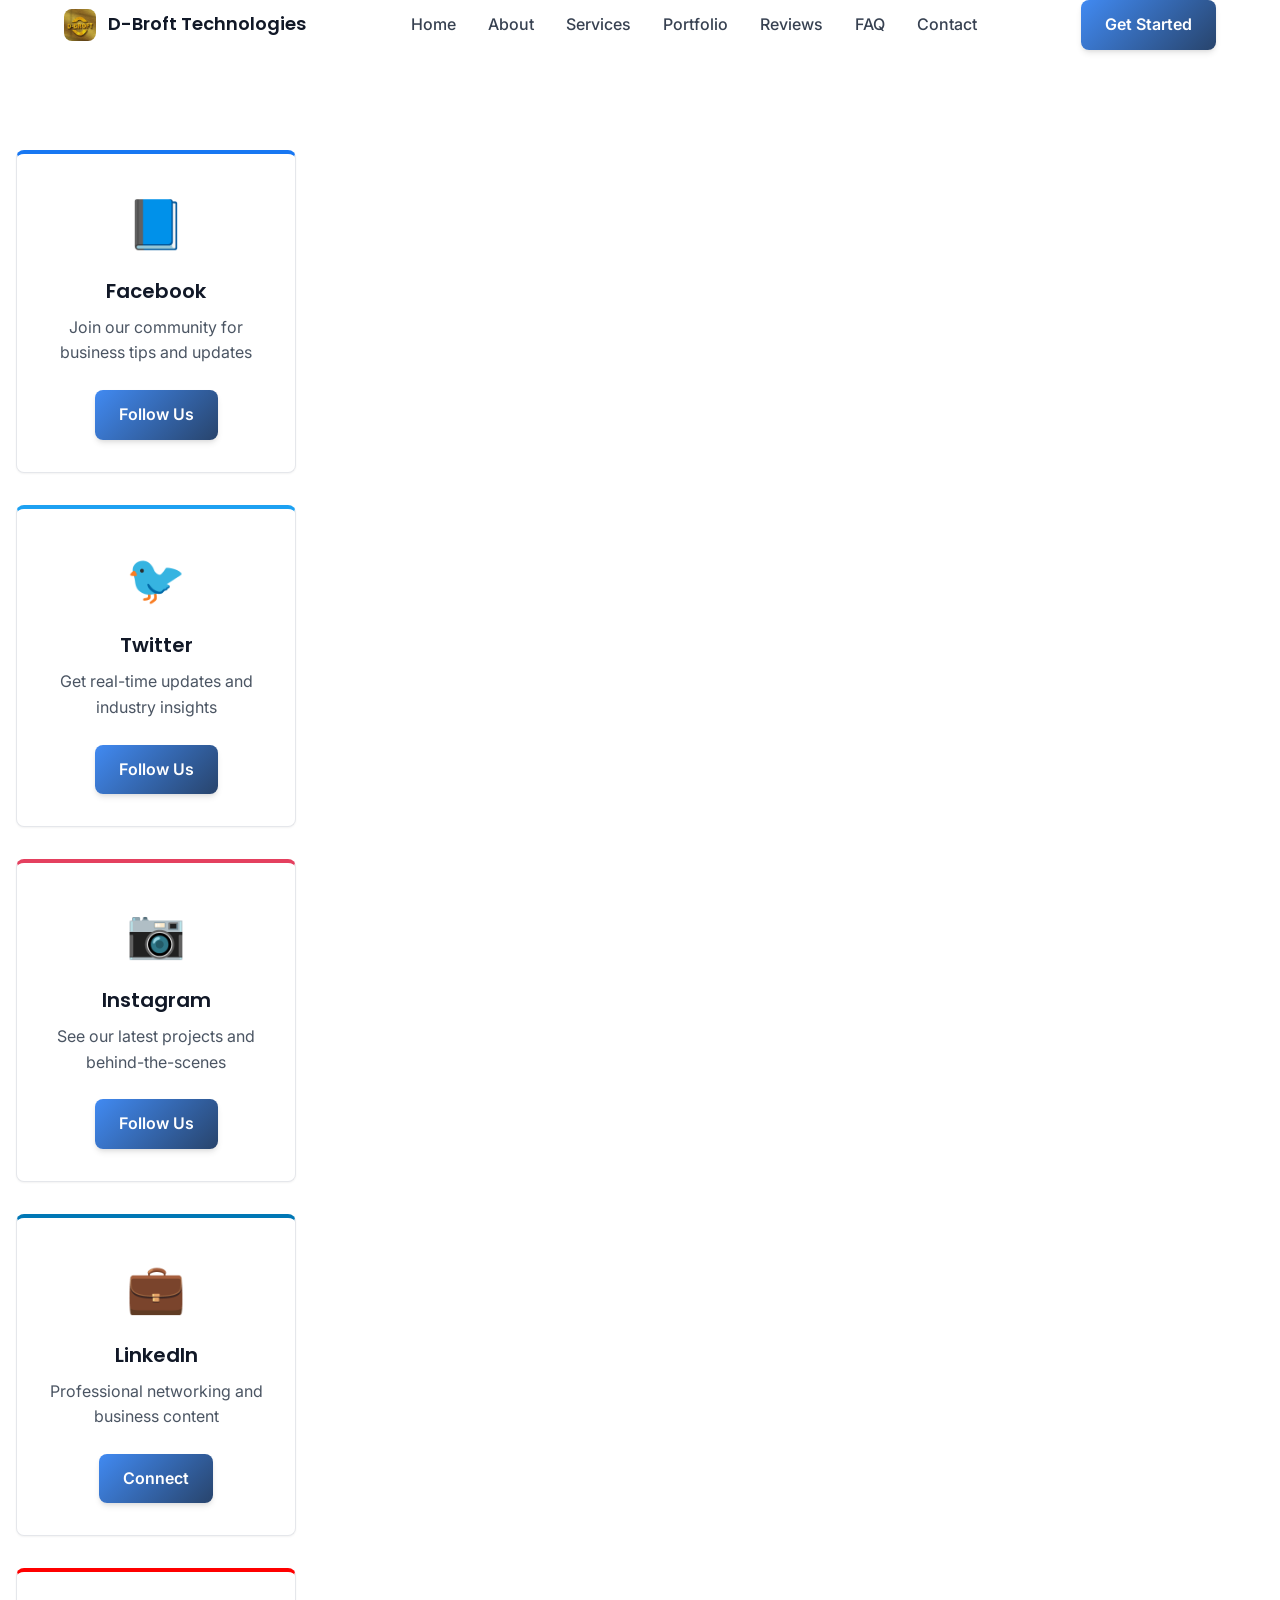
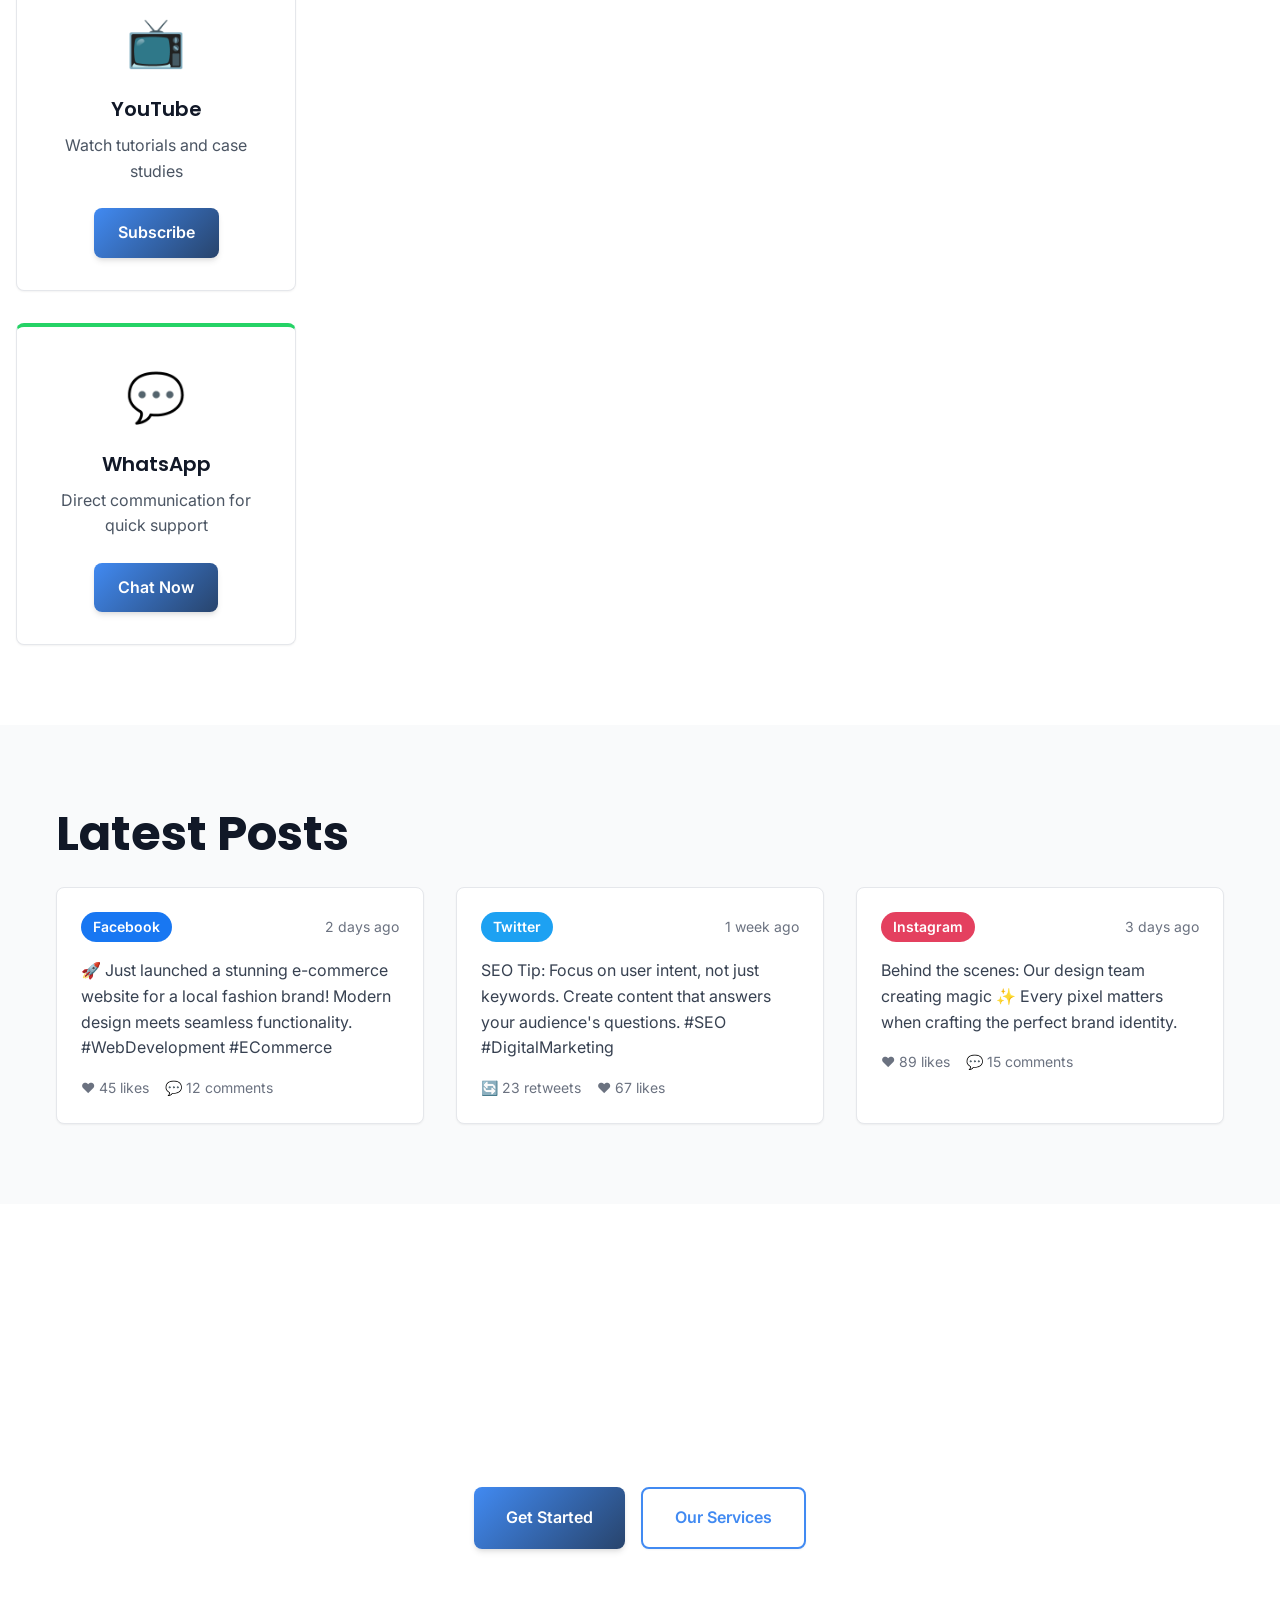
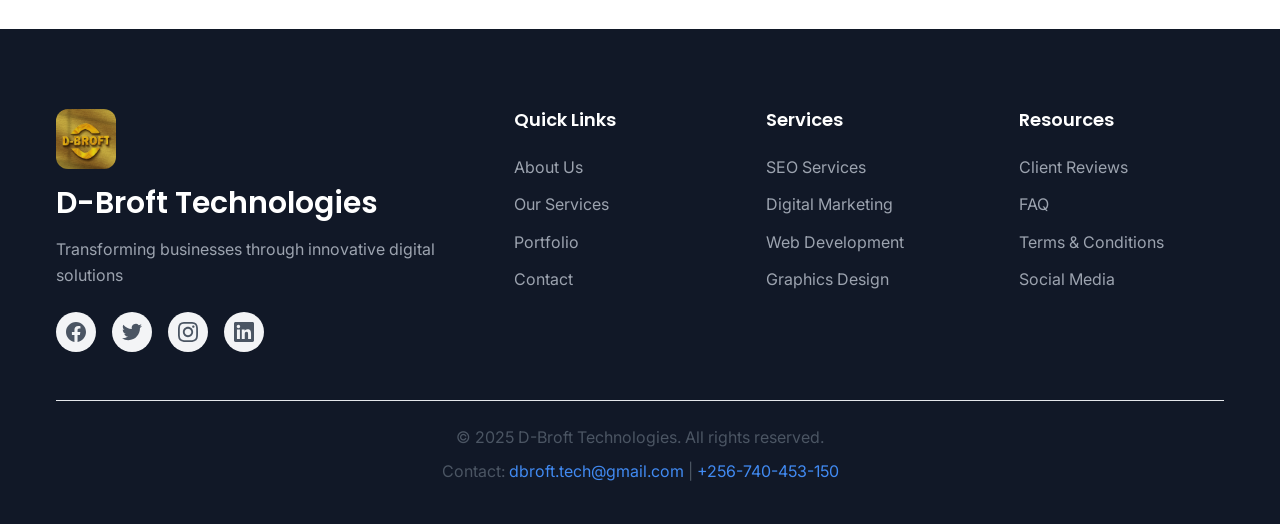
<file: social.html>
<!DOCTYPE html>
 <html lang="en">
  <head>
   <meta charset="UTF-8">
   <meta name="viewport" content="width=device-width, initial-scale=1.0">
   <meta name="description" content="Connect with D-Broft Technologies on social media. Follow us for digital marketing tips, web development insights, and business growth strategies.">
   <meta name="keywords" content="D-Broft social media, digital marketing Uganda, web development tips, business growth, social media management">
   <meta name="author" content="D-Broft Technologies">
   <meta name="robots" content="index, follow">
   <meta name="theme-color" content="#418af2">
   
   <title>Social Media - D-Broft Technologies</title>
   
   <link rel="canonical" href="https://dbroft.vercel.app/social.html">
   <link rel="icon" type="image/png" href="./assets/img/favicon.png">
   <link rel="manifest" href="manifest.json">
   
   <link rel="preconnect" href="https://fonts.googleapis.com">
   <link rel="preconnect" href="https://fonts.gstatic.com" crossorigin>
   <link href="https://fonts.googleapis.com/css2?family=Inter:wght@300;400;500;600;700&family=Poppins:wght@300;400;500;600;700&display=swap" rel="stylesheet">
   
   <link rel="stylesheet" href="./assets/css/main.css">
   <link rel="stylesheet" href="./assets/css/components.css">
   <link rel="stylesheet" href="./assets/css/animations.css">
   
   <meta property="og:title" content="Connect With D-Broft Technologies on Social Media">
   <meta property="og:description" content="Follow D-Broft Technologies on social media for digital marketing tips, web development insights, and business growth strategies.">
   <meta property="og:image" content="https://dbroft.vercel.app/assets/img/logo.jpg">
   <meta property="og:type" content="website">
   <meta property="twitter:card" content="summary_large_image">
   <meta property="twitter:title" content="Connect With D-Broft Technologies on Social Media">
   <meta property="twitter:description" content="Follow us for digital marketing tips and web development insights.">
   <meta property="twitter:image" content="https://dbroft.vercel.app/assets/img/logo.jpg">
   
   <script type="application/ld+json">
   {
    "@context": "https://schema.org",
    "@type": "Organization",
    "name": "D-Broft Technologies",
    "url": "https://dbroft.vercel.app",
    "logo": "https://dbroft.vercel.app/assets/img/logo.jpg",
    "sameAs": [
     "https://facebook.com/dbrofttech",
     "https://twitter.com/dbrofttech",
     "https://instagram.com/dbrofttech",
     "https://linkedin.com/company/dbrofttech",
     "https://youtube.com/@dbrofttech"
    ]
   }
   </script>
   
   <script async src="https://www.googletagmanager.com/gtag/js?id=G-C004P0LS3F"></script>
   <script>
    window.dataLayer = window.dataLayer || [];
    function gtag(){dataLayer.push(arguments);}
    gtag('js', new Date());
    gtag('config', 'G-C004P0LS3F');
   </script>
  </head>
  <body>
   <nav class="navbar" id="navbar">
    <div class="nav-container">
     <div class="nav-brand">
      <img src="./assets/img/logo.jpg" alt="D-Broft Technologies Logo" class="nav-logo">
      <span class="nav-title">D-Broft Technologies</span>
     </div>
     
     <div class="nav-menu" id="nav-menu">
      <a href="./" class="nav-link">Home</a>
      <a href="./about.html" class="nav-link">About</a>
      <a href="./services.html" class="nav-link">Services</a>
      <a href="./portfolio.html" class="nav-link">Portfolio</a>
      <a href="./reviews.html" class="nav-link">Reviews</a>
      <a href="./faq.html" class="nav-link">FAQ</a>
      <a href="./contact.html" class="nav-link">Contact</a>
     </div>
     
     <div class="nav-actions">
      <a href="./contact.html" class="btn btn-primary">Get Started</a>
      <button class="nav-toggle" id="nav-toggle" aria-label="Toggle navigation">
       <span></span>
       <span></span>
       <span></span>
      </button>
     </div>
    </div>
   </nav>

   <main>
    <section class="social-platforms">
     <div class="container">
      <div class="platforms-grid">
       <div class="platform-card facebook">
        <div class="platform-icon">📘</div>
        <h3>Facebook</h3>
        <p>Join our community for business tips and updates</p>
        <a href="https://facebook.com/dbrofttech" target="_blank" rel="noopener" class="btn btn-primary">Follow Us</a>
       </div>
       
       <div class="platform-card twitter">
        <div class="platform-icon">🐦</div>
        <h3>Twitter</h3>
        <p>Get real-time updates and industry insights</p>
        <a href="https://twitter.com/dbrofttech" target="_blank" rel="noopener" class="btn btn-primary">Follow Us</a>
       </div>
       
       <div class="platform-card instagram">
        <div class="platform-icon">📷</div>
        <h3>Instagram</h3>
        <p>See our latest projects and behind-the-scenes</p>
        <a href="https://instagram.com/dbrofttech" target="_blank" rel="noopener" class="btn btn-primary">Follow Us</a>
       </div>
       
       <div class="platform-card linkedin">
        <div class="platform-icon">💼</div>
        <h3>LinkedIn</h3>
        <p>Professional networking and business content</p>
        <a href="https://linkedin.com/company/dbroft-technologies" target="_blank" rel="noopener" class="btn btn-primary">Connect</a>
       </div>
       
       <div class="platform-card youtube">
        <div class="platform-icon">📺</div>
        <h3>YouTube</h3>
        <p>Watch tutorials and case studies</p>
        <a href="https://youtube.com/@dbrofttech" target="_blank" rel="noopener" class="btn btn-primary">Subscribe</a>
       </div>
       
       <div class="platform-card whatsapp">
        <div class="platform-icon">💬</div>
        <h3>WhatsApp</h3>
        <p>Direct communication for quick support</p>
        <a href="https://wa.me/256740453150" class="btn btn-primary">Chat Now</a>
       </div>
      </div>
     </div>
    </section>

    <section class="social-feed">
     <div class="container">
      <h2 class="section-title">Latest Posts</h2>
      <div class="feed-grid">
       <div class="post-card">
        <div class="post-header">
         <div class="post-platform facebook">Facebook</div>
         <div class="post-date">2 days ago</div>
        </div>
        <div class="post-content">
         <p>🚀 Just launched a stunning e-commerce website for a local fashion brand! Modern design meets seamless functionality. #WebDevelopment #ECommerce</p>
        </div>
        <div class="post-stats">
         <span>❤️ 45 likes</span>
         <span>💬 12 comments</span>
        </div>
       </div>
       
       <div class="post-card">
        <div class="post-header">
         <div class="post-platform twitter">Twitter</div>
         <div class="post-date">1 week ago</div>
        </div>
        <div class="post-content">
         <p>SEO Tip: Focus on user intent, not just keywords. Create content that answers your audience's questions. #SEO #DigitalMarketing</p>
        </div>
        <div class="post-stats">
         <span>🔄 23 retweets</span>
         <span>❤️ 67 likes</span>
        </div>
       </div>
       
       <div class="post-card">
        <div class="post-header">
         <div class="post-platform instagram">Instagram</div>
         <div class="post-date">3 days ago</div>
        </div>
        <div class="post-content">
         <p>Behind the scenes: Our design team creating magic ✨ Every pixel matters when crafting the perfect brand identity.</p>
        </div>
        <div class="post-stats">
         <span>❤️ 89 likes</span>
         <span>💬 15 comments</span>
        </div>
       </div>
      </div>
     </div>
    </section>

    <section class="cta-section">
     <div class="container">
      <div class="cta-content">
       <h2 class="cta-title">Ready to Work Together?</h2>
       <p class="cta-description">Let's discuss your project and create something amazing.</p>
       <div class="cta-buttons">
        <a href="./contact.html" class="btn btn-primary">Get Started</a>
        <a href="./services.html" class="btn btn-secondary">Our Services</a>
       </div>
      </div>
     </div>
    </section>
   </main>

   <footer class="footer">
    <div class="container">
     <div class="footer-content">
      <div class="footer-section">
       <div class="footer-brand">
        <img src="./assets/img/logo.jpg" alt="D-Broft Technologies" class="footer-logo">
        <h3>D-Broft Technologies</h3>
        <p>Transforming businesses through innovative digital solutions</p>
       </div>
       <div class="footer-social">
        <a href="https://facebook.com/dbrofttech" target="_blank" rel="noopener" aria-label="Facebook">
         <svg viewBox="0 0 24 24" fill="currentColor">
          <path d="M24 12.073c0-6.627-5.373-12-12-12s-12 5.373-12 12c0 5.99 4.388 10.954 10.125 11.854v-8.385H7.078v-3.47h3.047V9.43c0-3.007 1.792-4.669 4.533-4.669 1.312 0 2.686.235 2.686.235v2.953H15.83c-1.491 0-1.956.925-1.956 1.874v2.25h3.328l-.532 3.47h-2.796v8.385C19.612 23.027 24 18.062 24 12.073z"/>
         </svg>
        </a>
        <a href="https://twitter.com/dbrofttech" target="_blank" rel="noopener" aria-label="Twitter">
         <svg viewBox="0 0 24 24" fill="currentColor">
          <path d="M23.953 4.57a10 10 0 01-2.825.775 4.958 4.958 0 002.163-2.723c-.951.555-2.005.959-3.127 1.184a4.92 4.92 0 00-8.384 4.482C7.69 8.095 4.067 6.13 1.64 3.162a4.822 4.822 0 00-.666 2.475c0 1.71.87 3.213 2.188 4.096a4.904 4.904 0 01-2.228-.616v.06a4.923 4.923 0 003.946 4.827 4.996 4.996 0 01-2.212.085 4.936 4.936 0 004.604 3.417 9.867 9.867 0 01-6.102 2.105c-.39 0-.779-.023-1.17-.067a13.995 13.995 0 007.557 2.209c9.053 0 13.998-7.496 13.998-13.985 0-.21 0-.42-.015-.63A9.935 9.935 0 0024 4.59z"/>
         </svg>
        </a>
        <a href="https://instagram.com/dbrofttech" target="_blank" rel="noopener" aria-label="Instagram">
         <svg viewBox="0 0 24 24" fill="currentColor">
          <path d="M12 2.163c3.204 0 3.584.012 4.85.07 3.252.148 4.771 1.691 4.919 4.919.058 1.265.069 1.645.069 4.849 0 3.205-.012 3.584-.069 4.849-.149 3.225-1.664 4.771-4.919 4.919-1.266.058-1.644.07-4.85.07-3.204 0-3.584-.012-4.849-.07-3.26-.149-4.771-1.699-4.919-4.92-.058-1.265-.07-1.644-.07-4.849 0-3.204.013-3.583.07-4.849.149-3.227 1.664-4.771 4.919-4.919 1.266-.057 1.645-.069 4.849-.069zm0-2.163c-3.259 0-3.667.014-4.947.072-4.358.2-6.78 2.618-6.98 6.98-.059 1.281-.073 1.689-.073 4.948 0 3.259.014 3.668.072 4.948.2 4.358 2.618 6.78 6.98 6.98 1.281.058 1.689.072 4.948.072 3.259 0 3.668-.014 4.948-.072 4.354-.2 6.782-2.618 6.979-6.98.059-1.28.073-1.689.073-4.948 0-3.259-.014-3.667-.072-4.947-.196-4.354-2.617-6.78-6.979-6.98-1.281-.059-1.69-.073-4.949-.073zm0 5.838c-3.403 0-6.162 2.759-6.162 6.162s2.759 6.163 6.162 6.163 6.162-2.759 6.162-6.163c0-3.403-2.759-6.162-6.162-6.162zm0 10.162c-2.209 0-4-1.79-4-4 0-2.209 1.791-4 4-4s4 1.791 4 4c0 2.21-1.791 4-4 4zm6.406-11.845c-.796 0-1.441.645-1.441 1.44s.645 1.44 1.441 1.44c.795 0 1.439-.645 1.439-1.44s-.644-1.44-1.439-1.44z"/>
         </svg>
        </a>
        <a href="https://linkedin.com/company/dbroft-technologies" target="_blank" rel="noopener" aria-label="LinkedIn">
         <svg viewBox="0 0 24 24" fill="currentColor">
          <path d="M20.447 20.452h-3.554v-5.569c0-1.328-.027-3.037-1.852-3.037-1.853 0-2.136 1.445-2.136 2.939v5.667H9.351V9h3.414v1.561h.046c.477-.9 1.637-1.85 3.37-1.85 3.601 0 4.267 2.37 4.267 5.455v6.286zM5.337 7.433c-1.144 0-2.063-.926-2.063-2.065 0-1.138.92-2.063 2.063-2.063 1.14 0 2.064.925 2.064 2.063 0 1.139-.925 2.065-2.064 2.065zm1.782 13.019H3.555V9h3.564v11.452zM22.225 0H1.771C.792 0 0 .774 0 1.729v20.542C0 23.227.792 24 1.771 24h20.451C23.2 24 24 23.227 24 22.271V1.729C24 .774 23.2 0 22.222 0h.003z"/>
         </svg>
        </a>
       </div>
      </div>
      
      <div class="footer-section">
       <h4>Quick Links</h4>
       <ul class="footer-links">
        <li><a href="./about.html">About Us</a></li>
        <li><a href="./services.html">Our Services</a></li>
        <li><a href="./portfolio.html">Portfolio</a></li>
        <li><a href="./contact.html">Contact</a></li>
       </ul>
      </div>
      
      <div class="footer-section">
       <h4>Services</h4>
       <ul class="footer-links">
        <li><a href="./services.html#seo">SEO Services</a></li>
        <li><a href="./services.html#marketing">Digital Marketing</a></li>
        <li><a href="./services.html#web">Web Development</a></li>
        <li><a href="./services.html#design">Graphics Design</a></li>
       </ul>
      </div>
      
      <div class="footer-section">
       <h4>Resources</h4>
       <ul class="footer-links">
        <li><a href="./reviews.html">Client Reviews</a></li>
        <li><a href="./faq.html">FAQ</a></li>
        <li><a href="./terms.html">Terms &amp; Conditions</a></li>
        <li><a href="./social.html">Social Media</a></li>
       </ul>
      </div>
     </div>
     
     <div class="footer-bottom">
      <p>&copy; 2025 D-Broft Technologies. All rights reserved.</p>
      <p>Contact: <a href="mailto:dbroft.tech@gmail.com">dbroft.tech@gmail.com</a> | <a href="tel:+256740453150">+256-740-453-150</a></p>
     </div>
    </div>
   </footer>

   <script src="./assets/js/main.js"></script>
   <script src="./assets/js/components.js"></script>
   <script src="./assets/js/animations.js"></script>
  </body>
 </html>
</file>
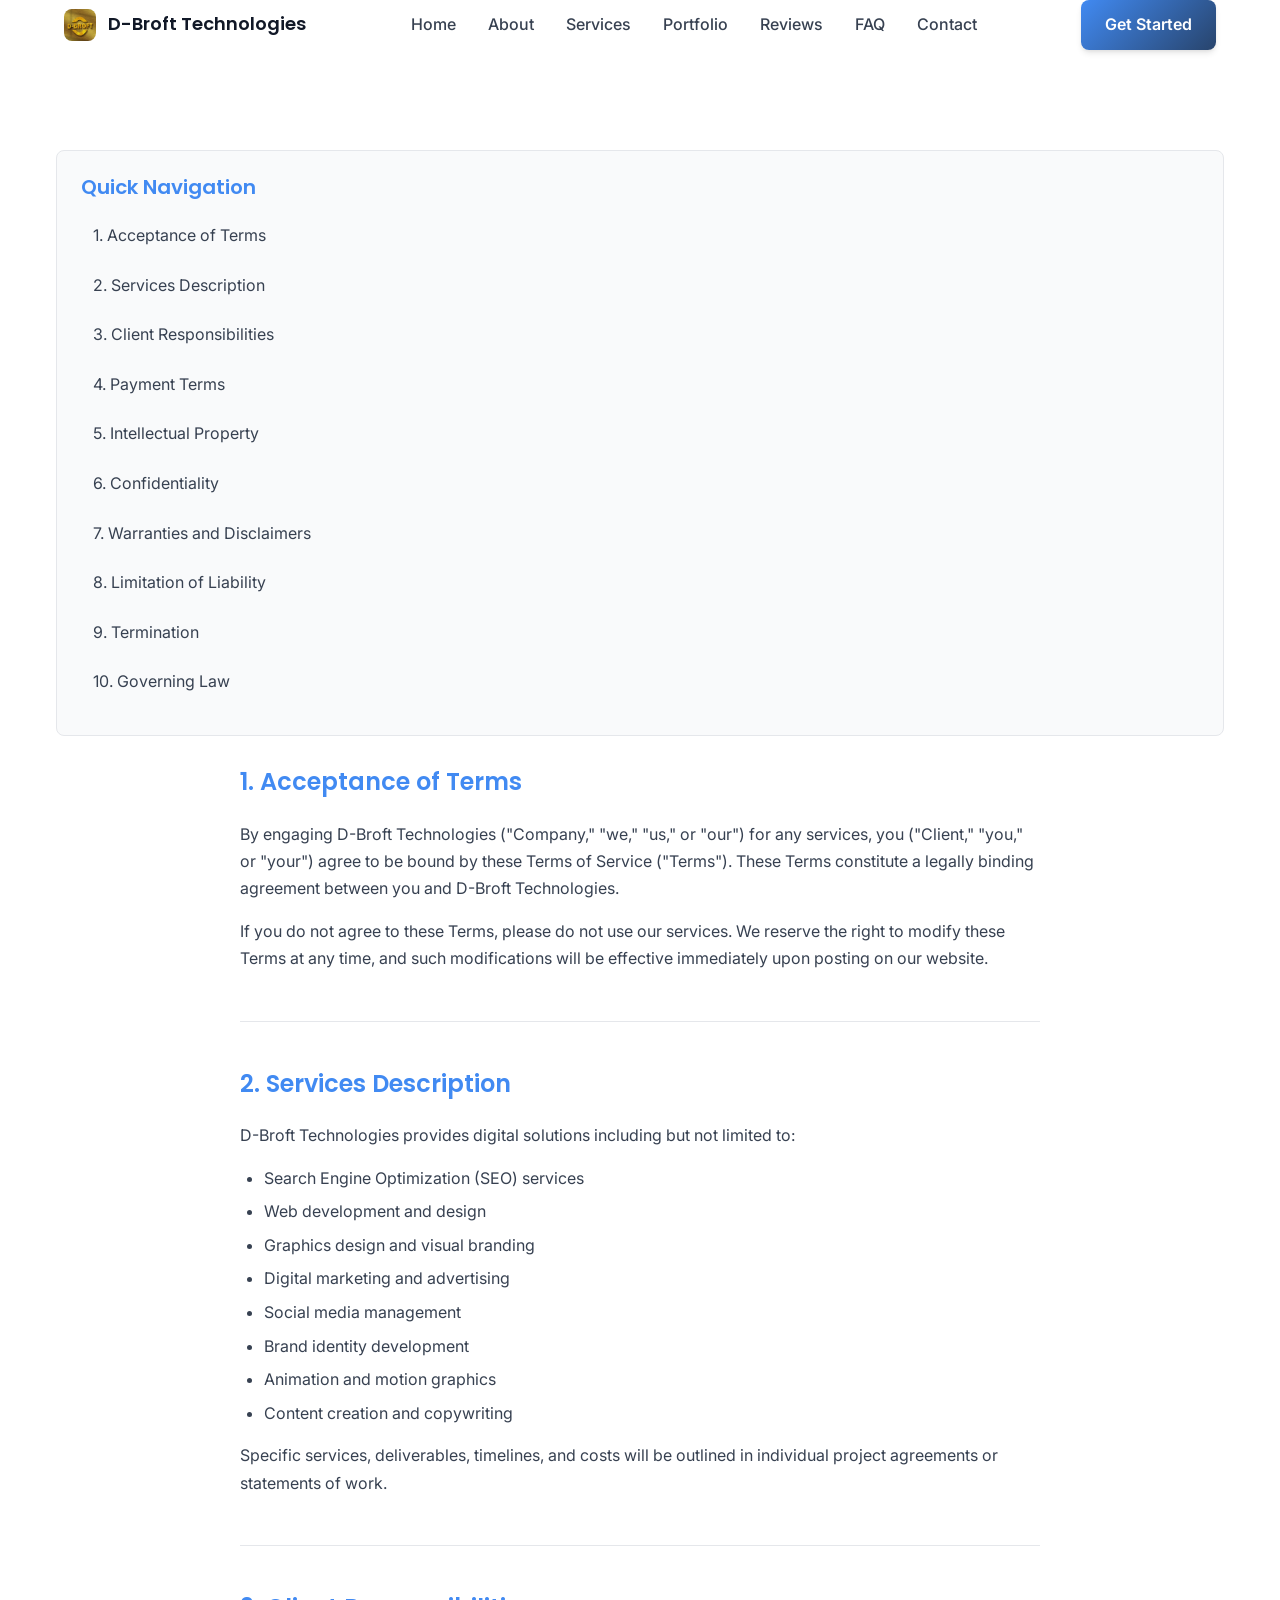
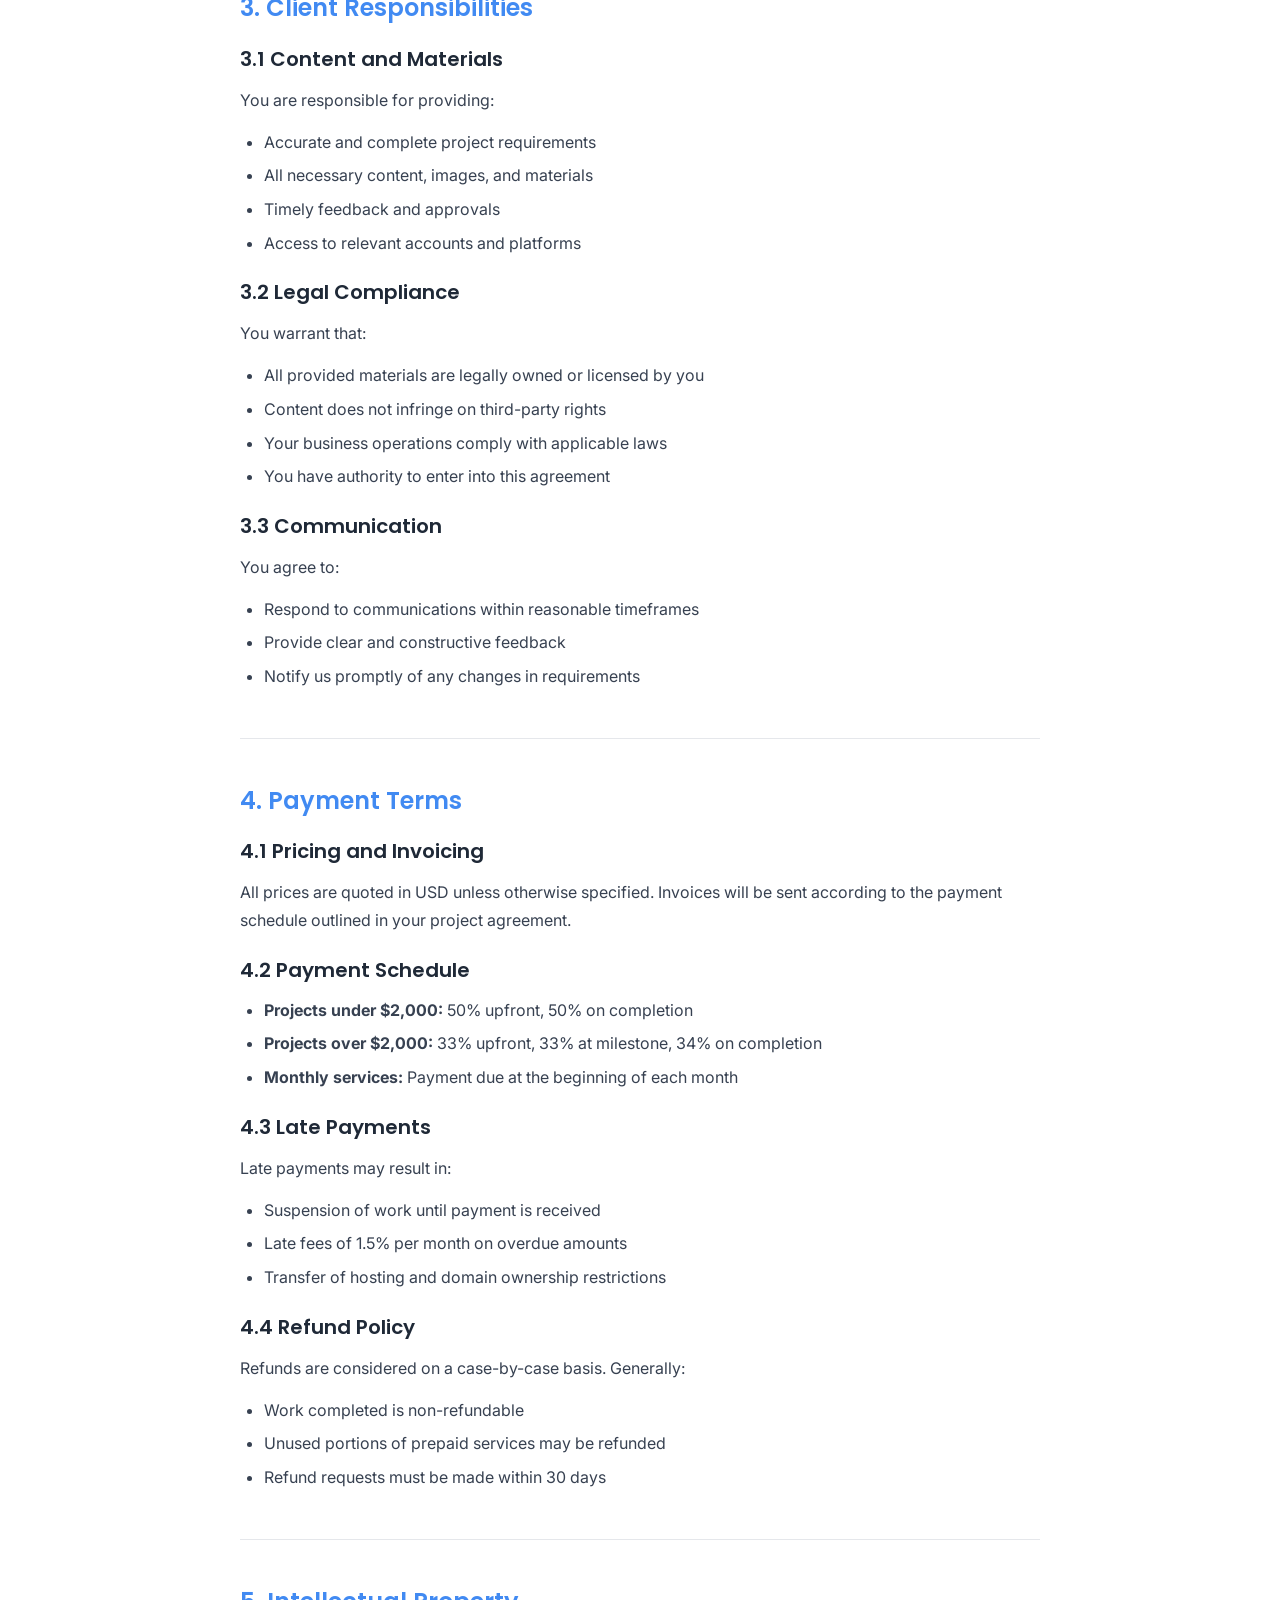
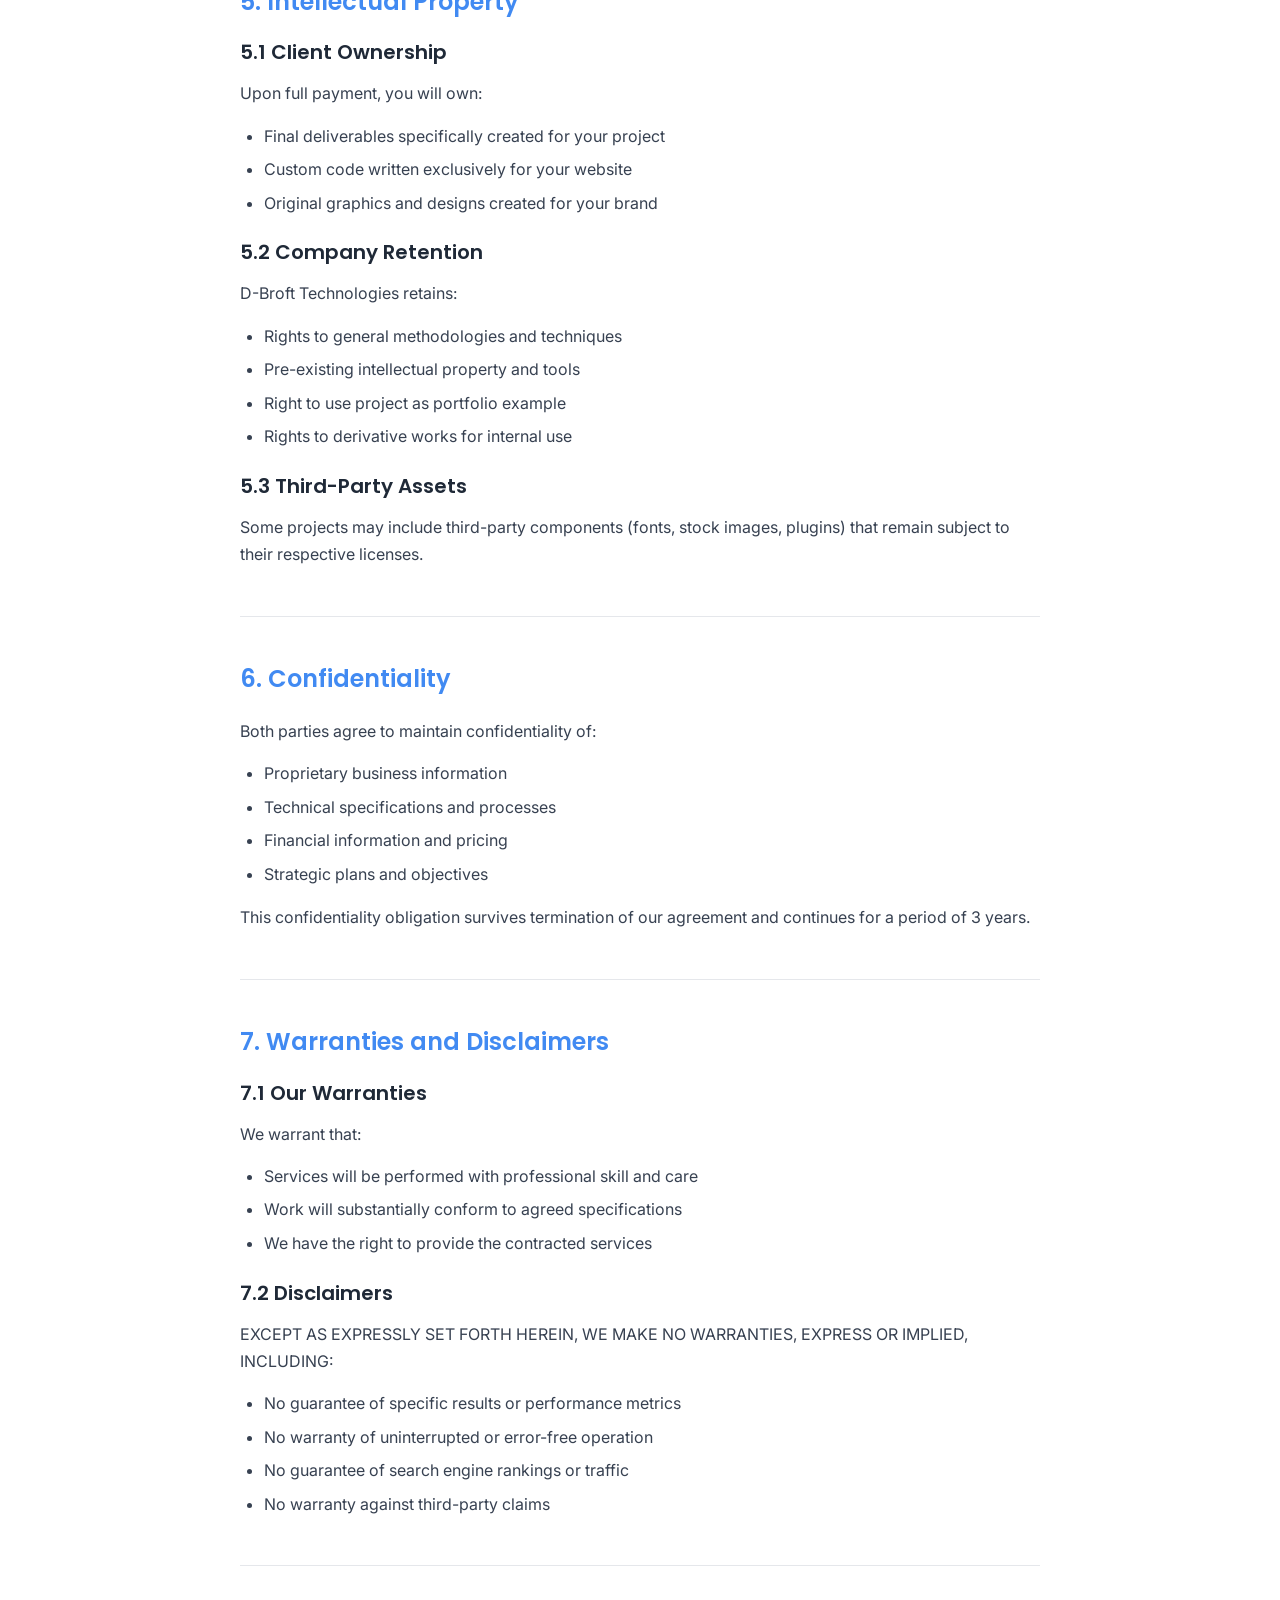
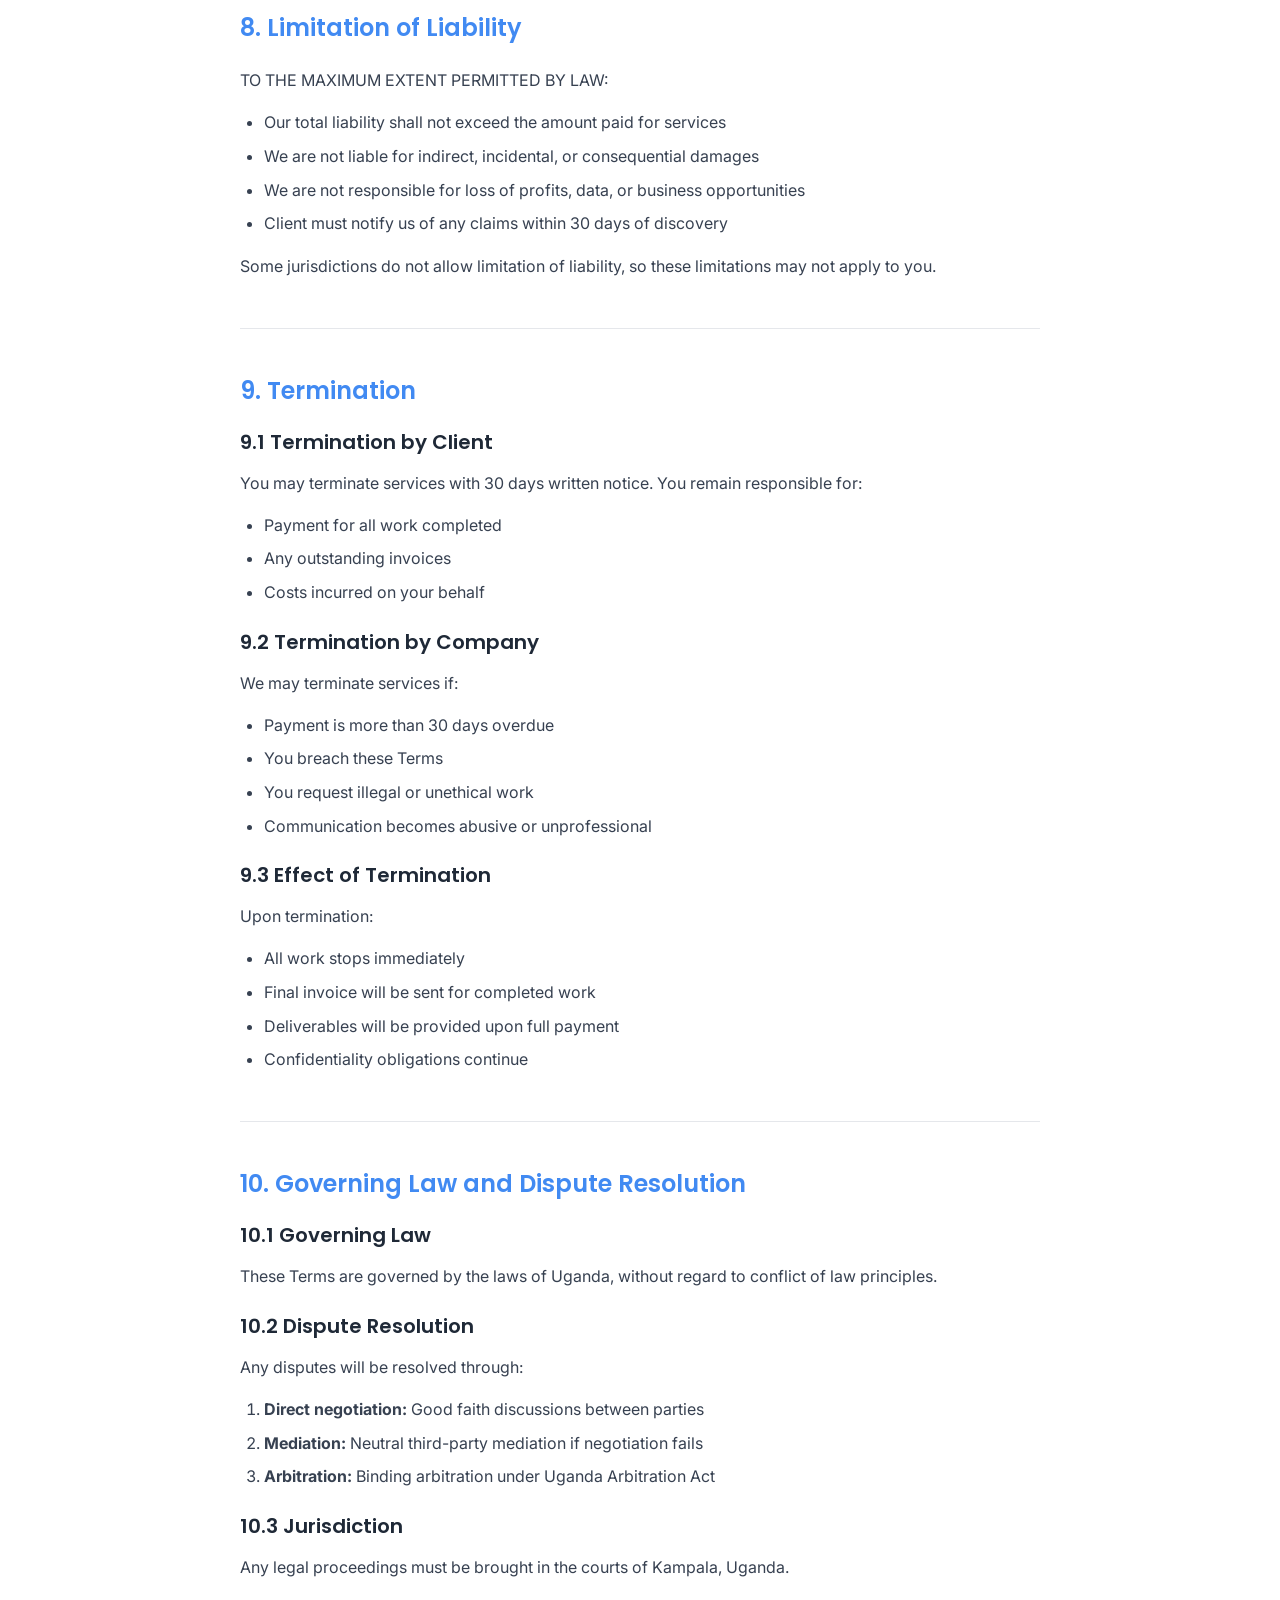
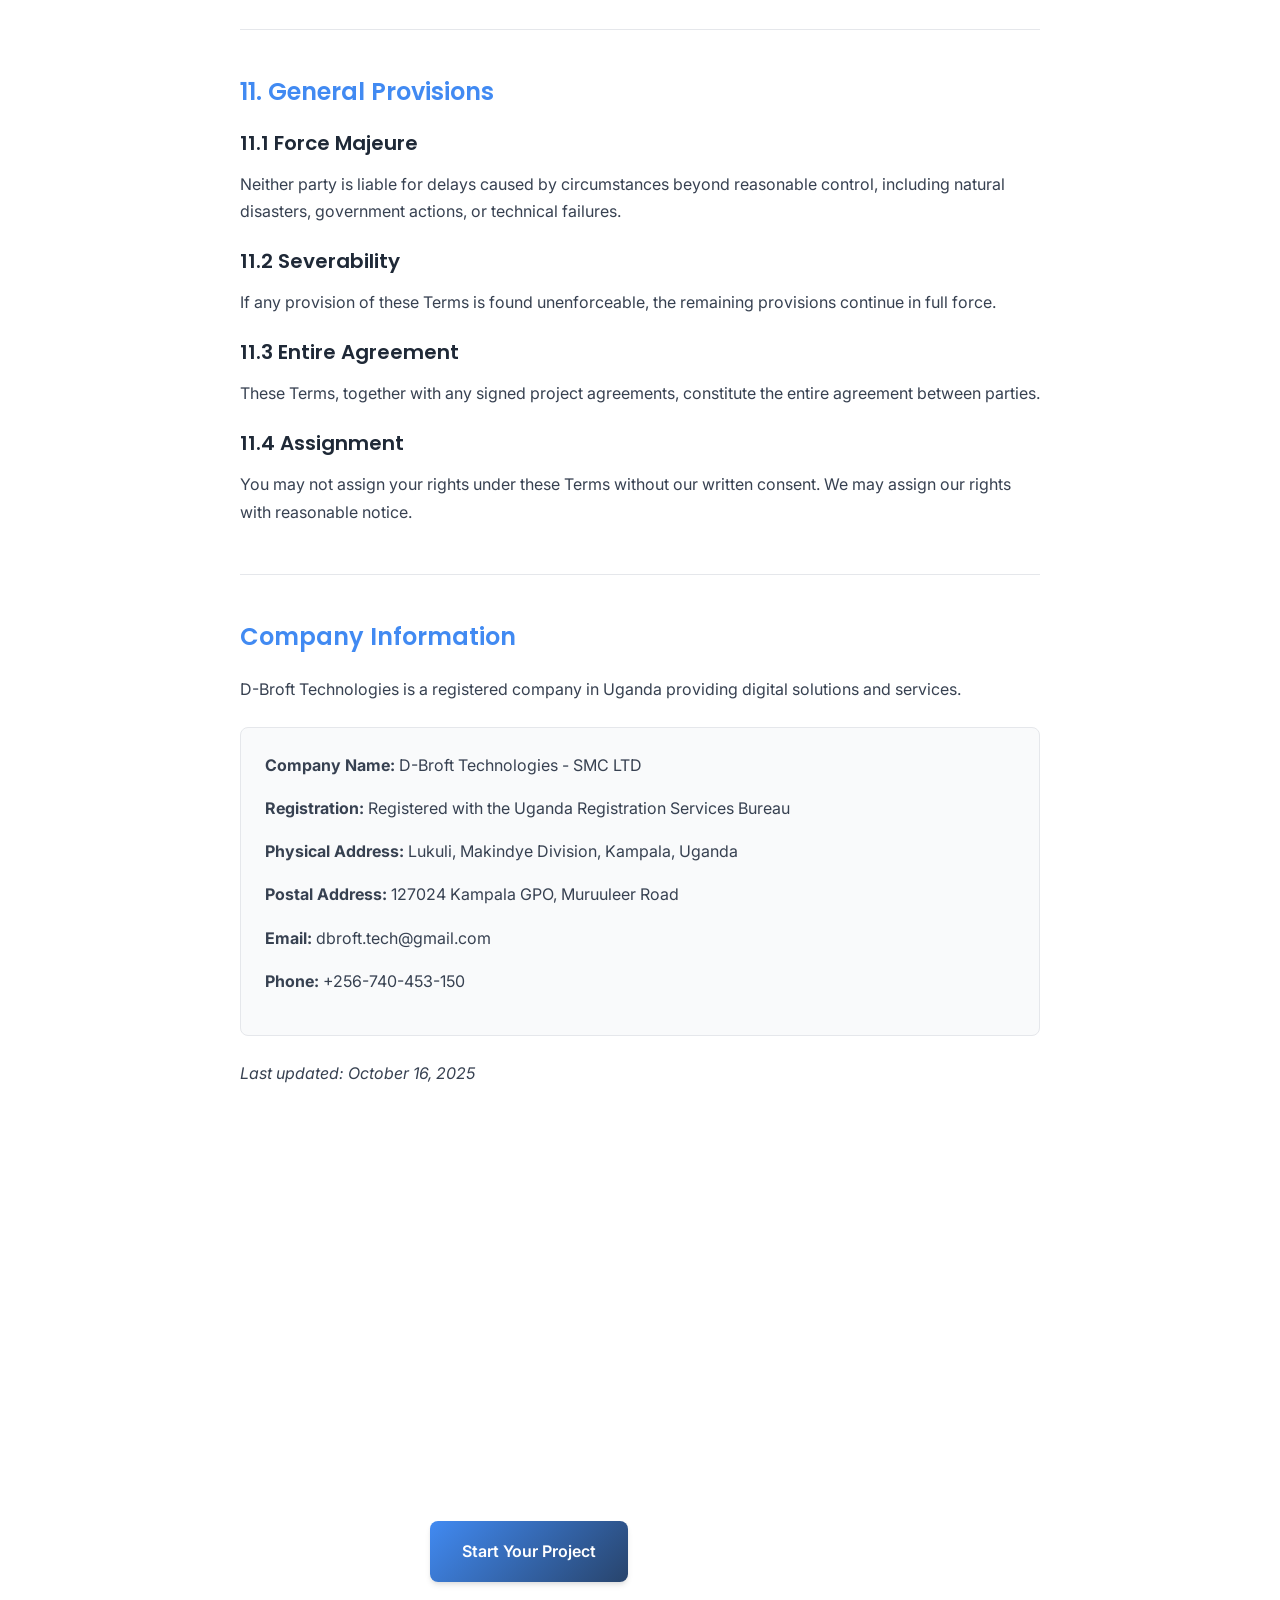
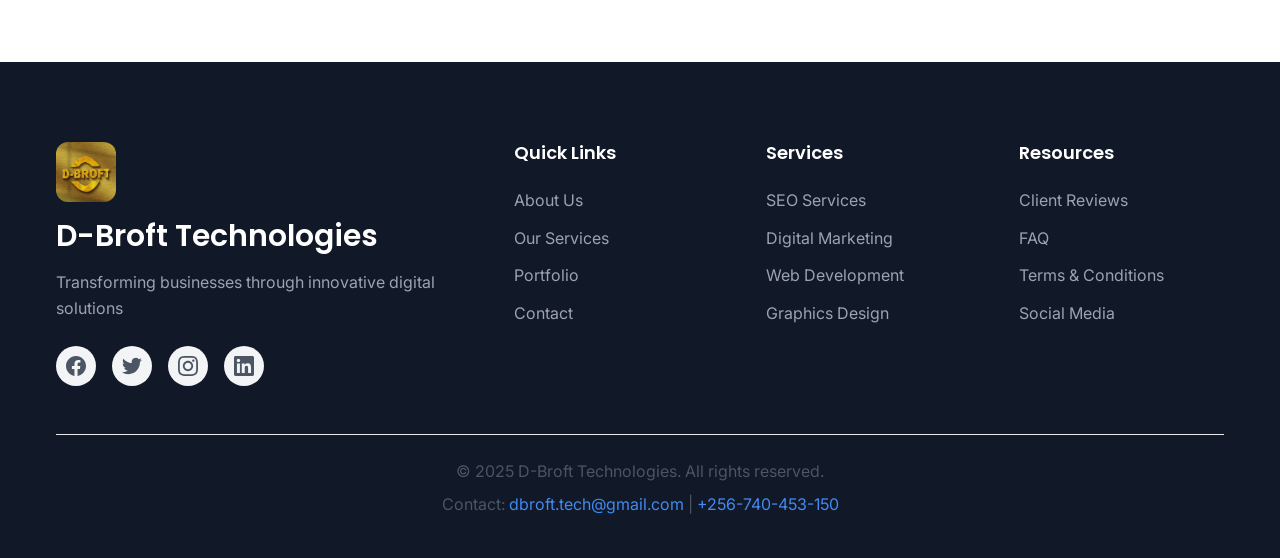
<file: terms.html>
<!DOCTYPE html>
 <html lang="en">
  <head>
   <meta charset="UTF-8">
   <meta name="viewport" content="width=device-width, initial-scale=1.0">
   <meta name="description" content="Terms of Service for D-Broft Technologies. Read our terms and conditions for digital services, web development, SEO, and design projects.">
   <meta name="keywords" content="D-Broft terms, terms of service, digital services agreement, web development contract, Uganda tech terms">
   <meta name="author" content="D-Broft Technologies">
   <meta name="robots" content="index, follow">
   <meta name="theme-color" content="#418af2">
   
   <meta property="og:title" content="Terms of Service - D-Broft Technologies">
   <meta property="og:description" content="Terms and conditions for D-Broft Technologies digital services and web development projects.">
   <meta property="og:type" content="website">
   <meta property="og:url" content="https://dbroft.vercel.app/terms.html">
   <meta property="og:image" content="https://dbroft.vercel.app/assets/img/logo.jpg">
   <meta property="og:site_name" content="D-Broft Technologies">
   
   <meta name="twitter:card" content="summary_large_image">
   <meta name="twitter:title" content="Terms of Service - D-Broft Technologies">
   <meta name="twitter:description" content="Terms and conditions for D-Broft Technologies digital services and web development projects.">
   <meta name="twitter:image" content="https://dbroft.vercel.app/assets/img/logo.jpg">
   
   <title>Terms of Service - D-Broft Technologies</title>
   
   <link rel="canonical" href="https://dbroft.vercel.app/terms.html">
   <link rel="icon" type="image/png" href="./assets/img/favicon.png">
   <link rel="apple-touch-icon" href="./assets/img/favicon.png">
   <link rel="manifest" href="./manifest.json">
   
   <link rel="preconnect" href="https://fonts.googleapis.com">
   <link rel="preconnect" href="https://fonts.gstatic.com" crossorigin>
   <link href="https://fonts.googleapis.com/css2?family=Inter:wght@300;400;500;600;700&family=Poppins:wght@300;400;500;600;700&display=swap" rel="stylesheet">
   
   <link rel="stylesheet" href="./assets/css/main.css">
   <link rel="stylesheet" href="./assets/css/components.css">
   <link rel="stylesheet" href="./assets/css/animations.css">
   
   <script async src="https://www.googletagmanager.com/gtag/js?id=G-C004P0LS3F"></script>
   <script>
    window.dataLayer = window.dataLayer || [];
    function gtag(){dataLayer.push(arguments);}
    gtag('js', new Date());
    gtag('config', 'G-C004P0LS3F');
   </script>
  </head>
  <body>
   <nav class="navbar" id="navbar">
    <div class="nav-container">
     <div class="nav-brand">
      <img src="./assets/img/logo.jpg" alt="D-Broft Technologies Logo" class="nav-logo">
      <span class="nav-title">D-Broft Technologies</span>
     </div>
     
     <div class="nav-menu" id="nav-menu">
      <a href="./" class="nav-link">Home</a>
      <a href="./about.html" class="nav-link">About</a>
      <a href="./services.html" class="nav-link">Services</a>
      <a href="./portfolio.html" class="nav-link">Portfolio</a>
      <a href="./reviews.html" class="nav-link">Reviews</a>
      <a href="./faq.html" class="nav-link">FAQ</a>
      <a href="./contact.html" class="nav-link">Contact</a>
     </div>
     
     <div class="nav-actions">
      <a href="./contact.html" class="btn btn-primary">Get Started</a>
      <button class="nav-toggle" id="nav-toggle" aria-label="Toggle navigation">
       <span></span>
       <span></span>
       <span></span>
      </button>
     </div>
    </div>
   </nav>

   <main>
    <section class="terms-content">
     <div class="container">
      <div class="terms-navigation">
       <h3>Quick Navigation</h3>
       <ul class="terms-nav-list">
        <li><a href="#acceptance">1. Acceptance of Terms</a></li>
        <li><a href="#services">2. Services Description</a></li>
        <li><a href="#client-responsibilities">3. Client Responsibilities</a></li>
        <li><a href="#payment-terms">4. Payment Terms</a></li>
        <li><a href="#intellectual-property">5. Intellectual Property</a></li>
        <li><a href="#confidentiality">6. Confidentiality</a></li>
        <li><a href="#warranties">7. Warranties and Disclaimers</a></li>
        <li><a href="#limitation-liability">8. Limitation of Liability</a></li>
        <li><a href="#termination">9. Termination</a></li>
        <li><a href="#governing-law">10. Governing Law</a></li>
       </ul>
      </div>

      <div class="terms-document">
       <section id="acceptance" class="terms-section">
        <h2>1. Acceptance of Terms</h2>
        <p>By engaging D-Broft Technologies ("Company," "we," "us," or "our") for any services, you ("Client," "you," or "your") agree to be bound by these Terms of Service ("Terms"). These Terms constitute a legally binding agreement between you and D-Broft Technologies.</p>
        
        <p>If you do not agree to these Terms, please do not use our services. We reserve the right to modify these Terms at any time, and such modifications will be effective immediately upon posting on our website.</p>
       </section>

       <section id="services" class="terms-section">
        <h2>2. Services Description</h2>
        <p>D-Broft Technologies provides digital solutions including but not limited to:</p>
        <ul>
         <li>Search Engine Optimization (SEO) services</li>
         <li>Web development and design</li>
         <li>Graphics design and visual branding</li>
         <li>Digital marketing and advertising</li>
         <li>Social media management</li>
         <li>Brand identity development</li>
         <li>Animation and motion graphics</li>
         <li>Content creation and copywriting</li>
        </ul>
        
        <p>Specific services, deliverables, timelines, and costs will be outlined in individual project agreements or statements of work.</p>
       </section>

       <section id="client-responsibilities" class="terms-section">
        <h2>3. Client Responsibilities</h2>
        <h3>3.1 Content and Materials</h3>
        <p>You are responsible for providing:</p>
        <ul>
         <li>Accurate and complete project requirements</li>
         <li>All necessary content, images, and materials</li>
         <li>Timely feedback and approvals</li>
         <li>Access to relevant accounts and platforms</li>
        </ul>

        <h3>3.2 Legal Compliance</h3>
        <p>You warrant that:</p>
        <ul>
         <li>All provided materials are legally owned or licensed by you</li>
         <li>Content does not infringe on third-party rights</li>
         <li>Your business operations comply with applicable laws</li>
         <li>You have authority to enter into this agreement</li>
        </ul>

        <h3>3.3 Communication</h3>
        <p>You agree to:</p>
        <ul>
         <li>Respond to communications within reasonable timeframes</li>
         <li>Provide clear and constructive feedback</li>
         <li>Notify us promptly of any changes in requirements</li>
        </ul>
       </section>

       <section id="payment-terms" class="terms-section">
        <h2>4. Payment Terms</h2>
        <h3>4.1 Pricing and Invoicing</h3>
        <p>All prices are quoted in USD unless otherwise specified. Invoices will be sent according to the payment schedule outlined in your project agreement.</p>

        <h3>4.2 Payment Schedule</h3>
        <ul>
         <li><strong>Projects under $2,000:</strong> 50% upfront, 50% on completion</li>
         <li><strong>Projects over $2,000:</strong> 33% upfront, 33% at milestone, 34% on completion</li>
         <li><strong>Monthly services:</strong> Payment due at the beginning of each month</li>
        </ul>

        <h3>4.3 Late Payments</h3>
        <p>Late payments may result in:</p>
        <ul>
         <li>Suspension of work until payment is received</li>
         <li>Late fees of 1.5% per month on overdue amounts</li>
         <li>Transfer of hosting and domain ownership restrictions</li>
        </ul>

        <h3>4.4 Refund Policy</h3>
        <p>Refunds are considered on a case-by-case basis. Generally:</p>
        <ul>
         <li>Work completed is non-refundable</li>
         <li>Unused portions of prepaid services may be refunded</li>
         <li>Refund requests must be made within 30 days</li>
        </ul>
       </section>

       <section id="intellectual-property" class="terms-section">
        <h2>5. Intellectual Property</h2>
        <h3>5.1 Client Ownership</h3>
        <p>Upon full payment, you will own:</p>
        <ul>
         <li>Final deliverables specifically created for your project</li>
         <li>Custom code written exclusively for your website</li>
         <li>Original graphics and designs created for your brand</li>
        </ul>

        <h3>5.2 Company Retention</h3>
        <p>D-Broft Technologies retains:</p>
        <ul>
         <li>Rights to general methodologies and techniques</li>
         <li>Pre-existing intellectual property and tools</li>
         <li>Right to use project as portfolio example</li>
         <li>Rights to derivative works for internal use</li>
        </ul>

        <h3>5.3 Third-Party Assets</h3>
        <p>Some projects may include third-party components (fonts, stock images, plugins) that remain subject to their respective licenses.</p>
       </section>

       <section id="confidentiality" class="terms-section">
        <h2>6. Confidentiality</h2>
        <p>Both parties agree to maintain confidentiality of:</p>
        <ul>
         <li>Proprietary business information</li>
         <li>Technical specifications and processes</li>
         <li>Financial information and pricing</li>
         <li>Strategic plans and objectives</li>
        </ul>
        
        <p>This confidentiality obligation survives termination of our agreement and continues for a period of 3 years.</p>
       </section>

       <section id="warranties" class="terms-section">
        <h2>7. Warranties and Disclaimers</h2>
        <h3>7.1 Our Warranties</h3>
        <p>We warrant that:</p>
        <ul>
         <li>Services will be performed with professional skill and care</li>
         <li>Work will substantially conform to agreed specifications</li>
         <li>We have the right to provide the contracted services</li>
        </ul>

        <h3>7.2 Disclaimers</h3>
        <p>EXCEPT AS EXPRESSLY SET FORTH HEREIN, WE MAKE NO WARRANTIES, EXPRESS OR IMPLIED, INCLUDING:</p>
        <ul>
         <li>No guarantee of specific results or performance metrics</li>
         <li>No warranty of uninterrupted or error-free operation</li>
         <li>No guarantee of search engine rankings or traffic</li>
         <li>No warranty against third-party claims</li>
        </ul>
       </section>

       <section id="limitation-liability" class="terms-section">
        <h2>8. Limitation of Liability</h2>
        <p>TO THE MAXIMUM EXTENT PERMITTED BY LAW:</p>
        <ul>
         <li>Our total liability shall not exceed the amount paid for services</li>
         <li>We are not liable for indirect, incidental, or consequential damages</li>
         <li>We are not responsible for loss of profits, data, or business opportunities</li>
         <li>Client must notify us of any claims within 30 days of discovery</li>
        </ul>
        
        <p>Some jurisdictions do not allow limitation of liability, so these limitations may not apply to you.</p>
       </section>

       <section id="termination" class="terms-section">
        <h2>9. Termination</h2>
        <h3>9.1 Termination by Client</h3>
        <p>You may terminate services with 30 days written notice. You remain responsible for:</p>
        <ul>
         <li>Payment for all work completed</li>
         <li>Any outstanding invoices</li>
         <li>Costs incurred on your behalf</li>
        </ul>

        <h3>9.2 Termination by Company</h3>
        <p>We may terminate services if:</p>
        <ul>
         <li>Payment is more than 30 days overdue</li>
         <li>You breach these Terms</li>
         <li>You request illegal or unethical work</li>
         <li>Communication becomes abusive or unprofessional</li>
        </ul>

        <h3>9.3 Effect of Termination</h3>
        <p>Upon termination:</p>
        <ul>
         <li>All work stops immediately</li>
         <li>Final invoice will be sent for completed work</li>
         <li>Deliverables will be provided upon full payment</li>
         <li>Confidentiality obligations continue</li>
        </ul>
       </section>

       <section id="governing-law" class="terms-section">
        <h2>10. Governing Law and Dispute Resolution</h2>
        <h3>10.1 Governing Law</h3>
        <p>These Terms are governed by the laws of Uganda, without regard to conflict of law principles.</p>

        <h3>10.2 Dispute Resolution</h3>
        <p>Any disputes will be resolved through:</p>
        <ol>
         <li><strong>Direct negotiation:</strong> Good faith discussions between parties</li>
         <li><strong>Mediation:</strong> Neutral third-party mediation if negotiation fails</li>
         <li><strong>Arbitration:</strong> Binding arbitration under Uganda Arbitration Act</li>
        </ol>

        <h3>10.3 Jurisdiction</h3>
        <p>Any legal proceedings must be brought in the courts of Kampala, Uganda.</p>
       </section>

       <section class="terms-section">
        <h2>11. General Provisions</h2>
        <h3>11.1 Force Majeure</h3>
        <p>Neither party is liable for delays caused by circumstances beyond reasonable control, including natural disasters, government actions, or technical failures.</p>

        <h3>11.2 Severability</h3>
        <p>If any provision of these Terms is found unenforceable, the remaining provisions continue in full force.</p>

        <h3>11.3 Entire Agreement</h3>
        <p>These Terms, together with any signed project agreements, constitute the entire agreement between parties.</p>

        <h3>11.4 Assignment</h3>
        <p>You may not assign your rights under these Terms without our written consent. We may assign our rights with reasonable notice.</p>
       </section>

       <section class="terms-section">
        <h2>Company Information</h2>
        <p>D-Broft Technologies is a registered company in Uganda providing digital solutions and services.</p>
        <div class="contact-details">
         <p><strong>Company Name:</strong> D-Broft Technologies - SMC LTD</p>
         <p><strong>Registration:</strong> Registered with the Uganda Registration Services Bureau</p>
         <p><strong>Physical Address:</strong> Lukuli, Makindye Division, Kampala, Uganda</p>
         <p><strong>Postal Address:</strong> 127024 Kampala GPO, Muruuleer Road</p>
         <p><strong>Email:</strong> dbroft.tech@gmail.com</p>
         <p><strong>Phone:</strong> +256-740-453-150</p>
        </div>
        
        <p><em>Last updated: October 16, 2025</em></p>
       </section>
      </div>
     </div>
    </section>

    <section class="cta-section">
     <div class="container">
      <div class="cta-content">
       <h2 class="cta-title">Ready to Get Started?</h2>
       <p class="cta-description">
        Now that you understand our terms, let's discuss your project and create something amazing together.
       </p>
       <div class="cta-buttons">
        <a href="./contact.html" class="btn btn-primary">Start Your Project</a>
        <a href="./services.html" class="btn btn-outline">View Our Services</a>
       </div>
      </div>
     </div>
    </section>
   </main>

   <footer class="footer">
    <div class="container">
     <div class="footer-content">
      <div class="footer-section">
       <div class="footer-brand">
        <img src="./assets/img/logo.jpg" alt="D-Broft Technologies" class="footer-logo">
        <h3>D-Broft Technologies</h3>
        <p>Transforming businesses through innovative digital solutions</p>
       </div>
       <div class="footer-social">
        <a href="https://facebook.com/dbrofttech" target="_blank" rel="noopener" aria-label="Facebook">
         <svg viewBox="0 0 24 24" fill="currentColor">
          <path d="M24 12.073c0-6.627-5.373-12-12-12s-12 5.373-12 12c0 5.99 4.388 10.954 10.125 11.854v-8.385H7.078v-3.47h3.047V9.43c0-3.007 1.792-4.669 4.533-4.669 1.312 0 2.686.235 2.686.235v2.953H15.83c-1.491 0-1.956.925-1.956 1.874v2.25h3.328l-.532 3.47h-2.796v8.385C19.612 23.027 24 18.062 24 12.073z"/>
         </svg>
        </a>
        <a href="https://twitter.com/dbrofttech" target="_blank" rel="noopener" aria-label="Twitter">
         <svg viewBox="0 0 24 24" fill="currentColor">
          <path d="M23.953 4.57a10 10 0 01-2.825.775 4.958 4.958 0 002.163-2.723c-.951.555-2.005.959-3.127 1.184a4.92 4.92 0 00-8.384 4.482C7.69 8.095 4.067 6.13 1.64 3.162a4.822 4.822 0 00-.666 2.475c0 1.71.87 3.213 2.188 4.096a4.904 4.904 0 01-2.228-.616v.06a4.923 4.923 0 003.946 4.827 4.996 4.996 0 01-2.212.085 4.936 4.936 0 004.604 3.417 9.867 9.867 0 01-6.102 2.105c-.39 0-.779-.023-1.17-.067a13.995 13.995 0 007.557 2.209c9.053 0 13.998-7.496 13.998-13.985 0-.21 0-.42-.015-.63A9.935 9.935 0 0024 4.59z"/>
         </svg>
        </a>
        <a href="https://instagram.com/dbrofttech" target="_blank" rel="noopener" aria-label="Instagram">
         <svg viewBox="0 0 24 24" fill="currentColor">
          <path d="M12 2.163c3.204 0 3.584.012 4.85.07 3.252.148 4.771 1.691 4.919 4.919.058 1.265.069 1.645.069 4.849 0 3.205-.012 3.584-.069 4.849-.149 3.225-1.664 4.771-4.919 4.919-1.266.058-1.644.07-4.85.07-3.204 0-3.584-.012-4.849-.07-3.26-.149-4.771-1.699-4.919-4.92-.058-1.265-.07-1.644-.07-4.849 0-3.204.013-3.583.07-4.849.149-3.227 1.664-4.771 4.919-4.919 1.266-.057 1.645-.069 4.849-.069zm0-2.163c-3.259 0-3.667.014-4.947.072-4.358.2-6.78 2.618-6.98 6.98-.059 1.281-.073 1.689-.073 4.948 0 3.259.014 3.668.072 4.948.2 4.358 2.618 6.78 6.98 6.98 1.281.058 1.689.072 4.948.072 3.259 0 3.668-.014 4.948-.072 4.354-.2 6.782-2.618 6.979-6.98.059-1.28.073-1.689.073-4.948 0-3.259-.014-3.667-.072-4.947-.196-4.354-2.617-6.78-6.979-6.98-1.281-.059-1.69-.073-4.949-.073zm0 5.838c-3.403 0-6.162 2.759-6.162 6.162s2.759 6.163 6.162 6.163 6.162-2.759 6.162-6.163c0-3.403-2.759-6.162-6.162-6.162zm0 10.162c-2.209 0-4-1.79-4-4 0-2.209 1.791-4 4-4s4 1.791 4 4c0 2.21-1.791 4-4 4zm6.406-11.845c-.796 0-1.441.645-1.441 1.44s.645 1.44 1.441 1.44c.795 0 1.439-.645 1.439-1.44s-.644-1.44-1.439-1.44z"/>
         </svg>
        </a>
        <a href="https://linkedin.com/company/dbroft-technologies" target="_blank" rel="noopener" aria-label="LinkedIn">
         <svg viewBox="0 0 24 24" fill="currentColor">
          <path d="M20.447 20.452h-3.554v-5.569c0-1.328-.027-3.037-1.852-3.037-1.853 0-2.136 1.445-2.136 2.939v5.667H9.351V9h3.414v1.561h.046c.477-.9 1.637-1.85 3.37-1.85 3.601 0 4.267 2.37 4.267 5.455v6.286zM5.337 7.433c-1.144 0-2.063-.926-2.063-2.065 0-1.138.92-2.063 2.063-2.063 1.14 0 2.064.925 2.064 2.063 0 1.139-.925 2.065-2.064 2.065zm1.782 13.019H3.555V9h3.564v11.452zM22.225 0H1.771C.792 0 0 .774 0 1.729v20.542C0 23.227.792 24 1.771 24h20.451C23.2 24 24 23.227 24 22.271V1.729C24 .774 23.2 0 22.222 0h.003z"/>
         </svg>
        </a>
       </div>
      </div>
      
      <div class="footer-section">
       <h4>Quick Links</h4>
       <ul class="footer-links">
        <li><a href="./about.html">About Us</a></li>
        <li><a href="./services.html">Our Services</a></li>
        <li><a href="./portfolio.html">Portfolio</a></li>
        <li><a href="./contact.html">Contact</a></li>
       </ul>
      </div>
      
      <div class="footer-section">
       <h4>Services</h4>
       <ul class="footer-links">
        <li><a href="./services.html#seo">SEO Services</a></li>
        <li><a href="./services.html#marketing">Digital Marketing</a></li>
        <li><a href="./services.html#web">Web Development</a></li>
        <li><a href="./services.html#design">Graphics Design</a></li>
       </ul>
      </div>
      
      <div class="footer-section">
       <h4>Resources</h4>
       <ul class="footer-links">
        <li><a href="./reviews.html">Client Reviews</a></li>
        <li><a href="./faq.html">FAQ</a></li>
        <li><a href="./terms.html">Terms &amp; Conditions</a></li>
        <li><a href="./social.html">Social Media</a></li>
       </ul>
      </div>
     </div>
     
     <div class="footer-bottom">
      <p>&copy; 2025 D-Broft Technologies. All rights reserved.</p>
      <p>Contact: <a href="mailto:dbroft.tech@gmail.com">dbroft.tech@gmail.com</a> | <a href="tel:+256740453150">+256-740-453-150</a></p>
     </div>
    </div>
   </footer>

   <script src="./assets/js/main.js"></script>
   <script src="./assets/js/components.js"></script>
   <script src="./assets/js/animations.js"></script>
  </body>
 </html>
</file>
<file: assets/css/main.css>
/* D-Broft Technologies - Main CSS */
/* Modern CSS Architecture with 1-space indentation */

/* CSS Custom Properties */
 :root {
/* Colors - D-Broft Brand Colors */
  --primary: #418af2;
  --primary-dark: #28446c;
  --primary-light: #6da8f5;
  --accent: #e0aa26;
  --accent-dark: #c49020;
  --accent-light: #f0c84e;
  --success: #10b981;
  --warning: #f59e0b;
  --error: #ef4444;
  
/* Neutral Colors */
  --white: #ffffff;
  --gray-50: #f9fafb;
  --gray-100: #f3f4f6;
  --gray-200: #e5e7eb;
  --gray-300: #d1d5db;
  --gray-400: #9ca3af;
  --gray-500: #6b7280;
  --gray-600: #4b5563;
  --gray-700: #374151;
  --gray-800: #1f2937;
  --gray-900: #111827;
  --black: #000000;
  
/* Typography */
  --font-primary: 'Inter', -apple-system, BlinkMacSystemFont, 'Segoe UI', Roboto, sans-serif;
  --font-heading: 'Poppins', -apple-system, BlinkMacSystemFont, 'Segoe UI', Roboto, sans-serif;
  
/* Font Sizes */
  --text-xs: 0.75rem;
  --text-sm: 0.875rem;
  --text-base: 1rem;
  --text-lg: 1.125rem;
  --text-xl: 1.25rem;
  --text-2xl: 1.5rem;
  --text-3xl: 1.875rem;
  --text-4xl: 2.25rem;
  --text-5xl: 3rem;
  --text-6xl: 3.75rem;
  
/* Spacing */
  --space-1: 0.25rem;
  --space-2: 0.5rem;
  --space-3: 0.75rem;
  --space-4: 1rem;
  --space-5: 1.25rem;
  --space-6: 1.5rem;
  --space-8: 2rem;
  --space-10: 2.5rem;
  --space-12: 3rem;
  --space-16: 4rem;
  --space-20: 5rem;
  --space-24: 6rem;
  --space-32: 8rem;
  
/* Shadows */
  --shadow-sm: 0 1px 2px 0 rgba(0, 0, 0, 0.05);
  --shadow: 0 1px 3px 0 rgba(0, 0, 0, 0.1), 0 1px 2px 0 rgba(0, 0, 0, 0.06);
  --shadow-md: 0 4px 6px -1px rgba(0, 0, 0, 0.1), 0 2px 4px -1px rgba(0, 0, 0, 0.06);
  --shadow-lg: 0 10px 15px -3px rgba(0, 0, 0, 0.1), 0 4px 6px -2px rgba(0, 0, 0, 0.05);
  --shadow-xl: 0 20px 25px -5px rgba(0, 0, 0, 0.1), 0 10px 10px -5px rgba(0, 0, 0, 0.04);
  --shadow-2xl: 0 25px 50px -12px rgba(0, 0, 0, 0.25);
  
/* Border Radius */
  --radius-sm: 0.125rem;
  --radius: 0.25rem;
  --radius-md: 0.375rem;
  --radius-lg: 0.5rem;
  --radius-xl: 0.75rem;
  --radius-2xl: 1rem;
  --radius-3xl: 1.5rem;
  --radius-full: 9999px;
  
/* Transitions */
  --transition-fast: 150ms ease-in-out;
  --transition-normal: 250ms ease-in-out;
  --transition-slow: 350ms ease-in-out;
  
/* Z-Index */
  --z-dropdown: 1000;
  --z-sticky: 1020;
  --z-fixed: 1030;
  --z-modal-backdrop: 1040;
  --z-modal: 1050;
  --z-popover: 1060;
  --z-tooltip: 1070;
 }

/* Reset & Base Styles */
 *,
 *::before,
 *::after {
  box-sizing: border-box;
  margin: 0;
  padding: 0;
 }

 html {
  scroll-behavior: smooth;
  font-size: 16px;
 }

 body {
  font-family: var(--font-primary);
  font-size: var(--text-base);
  line-height: 1.6;
  color: var(--gray-800);
  background-color: var(--white);
  overflow-x: hidden;
  padding-top: 70px;
 }

/* Typography */
 h1, h2, h3, h4, h5, h6 {
  font-family: var(--font-heading);
  font-weight: 600;
  line-height: 1.2;
  color: var(--gray-900);
  margin-bottom: var(--space-4);
 }

 h1 { font-size: var(--text-5xl); }
 h2 { font-size: var(--text-4xl); }
 h3 { font-size: var(--text-3xl); }
 h4 { font-size: var(--text-2xl); }
 h5 { font-size: var(--text-xl); }
 h6 { font-size: var(--text-lg); }

 p {
  margin-bottom: var(--space-4);
  color: var(--gray-600);
 }

 a {
  color: var(--primary);
  text-decoration: none;
  transition: color var(--transition-fast);
 }

 a:hover {
  color: var(--primary-dark);
 }

 img {
  max-width: 100%;
  height: auto;
  display: block;
 }

/* Utility Classes */
 .container {
  max-width: 1200px;
  margin: 0 auto;
  padding: 0 var(--space-4);
 }

 .text-center { text-align: center; }
 .text-left { text-align: left; }
 .text-right { text-align: right; }

 .text-gradient {
  color: var(--primary);
 }

 .sr-only {
  position: absolute;
  width: 1px;
  height: 1px;
  padding: 0;
  margin: -1px;
  overflow: hidden;
  clip: rect(0, 0, 0, 0);
  white-space: nowrap;
  border: 0;
 }

/* Navigation */
 .navbar {
  position: fixed;
  top: 0;
  left: 0;
  right: 0;
  z-index: var(--z-fixed);
  background: rgba(255, 255, 255, 0.95);
  backdrop-filter: blur(10px);
  border-bottom: 1px solid rgba(255, 255, 255, 0.2);
  transition: all var(--transition-normal);
 }

 .navbar.scrolled {
  background: rgba(255, 255, 255, 0.98);
  box-shadow: var(--shadow-md);
 }

 .nav-container {
  display: flex;
  align-items: center;
  justify-content: space-between;
  padding: var(--space-4) 0;
  max-width: 1200px;
  margin: 0 auto;
  padding-left: var(--space-4);
  padding-right: var(--space-4);
 }

 .nav-brand {
  display: flex;
  align-items: center;
  gap: var(--space-3);
 }

 .nav-logo {
  width: 32px;
  height: 32px;
  border-radius: var(--radius-lg);
  object-fit: cover;
 }

 .nav-title {
  font-family: var(--font-heading);
  font-weight: 600;
  font-size: var(--text-lg);
  color: var(--gray-900);
 }

 .nav-menu {
  display: flex;
  align-items: center;
  gap: var(--space-8);
 }

 .nav-link {
  font-weight: 500;
  color: var(--gray-700);
  transition: color var(--transition-fast);
  position: relative;
 }

 .nav-link:hover,
 .nav-link.active {
  color: var(--primary);
 }

 .nav-link.active::after {
  content: '';
  position: absolute;
  bottom: -4px;
  left: 0;
  right: 0;
  height: 2px;
  background: var(--primary);
  border-radius: var(--radius-full);
 }

 .nav-actions {
  display: flex;
  align-items: center;
  gap: var(--space-4);
 }

 .nav-toggle {
  display: none;
  flex-direction: column;
  gap: 4px;
  background: none;
  border: none;
  cursor: pointer;
  padding: var(--space-2);
  z-index: 1000;
  position: relative;
 }

 .nav-toggle span {
  width: 24px;
  height: 2px;
  background: var(--gray-700);
  transition: all var(--transition-fast);
 }

 .nav-toggle.active span:nth-child(1) {
  transform: rotate(45deg) translate(5px, 5px);
 }

 .nav-toggle.active span:nth-child(2) {
  opacity: 0;
 }

 .nav-toggle.active span:nth-child(3) {
  transform: rotate(-45deg) translate(7px, -6px);
 }

/* Hero Section */
 .hero {
  position: relative;
  min-height: calc(100vh - 70px);
  display: flex;
  align-items: center;
  overflow: hidden;
  background: linear-gradient(135deg, #eef4fe 0%, #dbeafe 50%, #eef4fe 100%);
  margin-top: -70px;
  padding-top: 70px;
 }

 .hero-background {
  position: absolute;
  top: 0;
  left: 0;
  right: 0;
  bottom: 0;
  z-index: 1;
 }

 .hero-shapes {
  position: relative;
  width: 100%;
  height: 100%;
 }

 .shape {
  position: absolute;
  border-radius: var(--radius-3xl);
  background: linear-gradient(135deg, var(--primary) 0%, var(--accent) 100%);
  opacity: 0.1;
  animation: float 6s ease-in-out infinite;
 }

 .shape-1 {
  width: 300px;
  height: 300px;
  top: 10%;
  right: 10%;
  animation-delay: 0s;
 }

 .shape-2 {
  width: 200px;
  height: 200px;
  bottom: 20%;
  left: 5%;
  animation-delay: 2s;
 }

 .shape-3 {
  width: 150px;
  height: 150px;
  top: 50%;
  left: 50%;
  transform: translate(-50%, -50%);
  animation-delay: 4s;
 }

 .hero-content {
  position: relative;
  z-index: 2;
  display: grid;
  grid-template-columns: 1fr 1fr;
  gap: var(--space-16);
  align-items: center;
 }

 .hero-title {
  font-size: var(--text-6xl);
  font-weight: 700;
  margin-bottom: var(--space-6);
  line-height: 1.1;
 }

 .hero-description {
  font-size: var(--text-xl);
  color: var(--gray-600);
  margin-bottom: var(--space-8);
  line-height: 1.6;
 }

 .hero-actions {
  display: flex;
  gap: var(--space-4);
  margin-bottom: var(--space-12);
 }

 .hero-stats {
  display: flex;
  gap: var(--space-8);
 }

 .stat {
  text-align: center;
 }

 .stat-number {
  display: block;
  font-size: var(--text-3xl);
  font-weight: 700;
  color: var(--primary);
  font-family: var(--font-heading);
 }

 .stat-label {
  font-size: var(--text-sm);
  color: var(--gray-500);
  text-transform: uppercase;
  letter-spacing: 0.05em;
 }

 .hero-visual {
  display: flex;
  justify-content: center;
  align-items: center;
 }

 .hero-image-container {
  position: relative;
  width: 300px;
  height: 300px;
 }

 .hero-image {
  width: 100%;
  height: 100%;
  object-fit: cover;
  border-radius: var(--radius-3xl);
  box-shadow: var(--shadow-2xl);
 }

 .hero-glow {
  position: absolute;
  top: -20px;
  left: -20px;
  right: -20px;
  bottom: -20px;
  background: linear-gradient(135deg, var(--primary), var(--accent));
  border-radius: var(--radius-3xl);
  opacity: 0.2;
  filter: blur(20px);
  z-index: -1;
  animation: pulse 3s ease-in-out infinite;
 }

/* Services Section */
 .services {
  padding: var(--space-32) 0;
  background: var(--white);
 }

 .section-header {
  text-align: center;
  margin-bottom: var(--space-20);
 }

 .section-title {
  font-size: var(--text-5xl);
  font-weight: 700;
  margin-bottom: var(--space-6);
 }

 .section-description {
  font-size: var(--text-xl);
  color: var(--gray-600);
  max-width: 600px;
  margin: 0 auto;
 }

 .services-grid {
  display: grid;
  grid-template-columns: repeat(auto-fit, minmax(300px, 1fr));
  gap: var(--space-8);
  margin-bottom: var(--space-16);
 }

 .service-card {
  background: var(--white);
  border-radius: var(--radius-2xl);
  padding: var(--space-8);
  box-shadow: var(--shadow-lg);
  transition: all var(--transition-normal);
  border: 1px solid var(--gray-100);
  position: relative;
  overflow: hidden;
 }

 .service-card::before {
  content: '';
  position: absolute;
  top: 0;
  left: 0;
  right: 0;
  height: 4px;
  background: linear-gradient(90deg, var(--primary), var(--accent));
  transform: scaleX(0);
  transition: transform var(--transition-normal);
 }

 .service-card:hover::before {
  transform: scaleX(1);
 }

 .service-card:hover {
  transform: translateY(-8px);
  box-shadow: var(--shadow-2xl);
 }

 .service-icon {
  width: 60px;
  height: 60px;
  background: linear-gradient(135deg, var(--primary), var(--accent));
  border-radius: var(--radius-xl);
  display: flex;
  align-items: center;
  justify-content: center;
  margin-bottom: var(--space-6);
 }

 .service-icon svg {
  width: 28px;
  height: 28px;
  color: var(--white);
 }

 .service-title {
  font-size: var(--text-2xl);
  font-weight: 600;
  margin-bottom: var(--space-4);
  color: var(--gray-900);
 }

 .service-description {
  color: var(--gray-600);
  margin-bottom: var(--space-6);
  line-height: 1.6;
 }

 .service-link {
  font-weight: 600;
  color: var(--primary);
  display: inline-flex;
  align-items: center;
  gap: var(--space-2);
  transition: all var(--transition-fast);
 }

 .service-link:hover {
  color: var(--primary-dark);
  transform: translateX(4px);
 }

 .section-cta {
  text-align: center;
 }

/* CTA Section */
 .cta {
  padding: var(--space-32) 0;
  background: linear-gradient(135deg, var(--primary) 0%, var(--primary-dark) 100%);
  color: var(--white);
  position: relative;
  overflow: hidden;
 }

 .cta::before {
  content: '';
  position: absolute;
  top: 0;
  left: 0;
  right: 0;
  bottom: 0;
  background: url('data:image/svg+xml,<svg xmlns="http://www.w3.org/2000/svg" viewBox="0 0 100 100"><defs><pattern id="grain" width="100" height="100" patternUnits="userSpaceOnUse"><circle cx="50" cy="50" r="1" fill="white" opacity="0.1"/></pattern></defs><rect width="100" height="100" fill="url(%23grain)"/></svg>');
  opacity: 0.1;
 }

 .cta-content {
  text-align: center;
  position: relative;
  z-index: 2;
 }

 .cta-title {
  font-size: var(--text-5xl);
  font-weight: 700;
  margin-bottom: var(--space-6);
  color: var(--white);
 }

 .cta-description {
  font-size: var(--text-xl);
  margin-bottom: var(--space-8);
  max-width: 600px;
  margin-left: auto;
  margin-right: auto;
  color: rgba(255, 255, 255, 0.9);
 }

 .cta-actions {
  display: flex;
  gap: var(--space-4);
  justify-content: center;
 }

/* Footer */
 .footer {
  background: var(--gray-900);
  color: var(--white);
  padding: var(--space-20) 0 var(--space-8);
 }

 .footer-content {
  display: grid;
  grid-template-columns: 2fr 1fr 1fr 1fr;
  gap: var(--space-12);
  margin-bottom: var(--space-12);
 }

 .footer-brand h3 {
  color: var(--white);
  margin-bottom: var(--space-4);
 }

 .footer-brand p {
  color: var(--gray-400);
  margin-bottom: var(--space-6);
 }

 .footer-logo {
  width: 60px;
  height: 60px;
  border-radius: var(--radius-xl);
  margin-bottom: var(--space-4);
 }

 .footer-social {
  display: flex;
  gap: var(--space-4);
 }

 .footer-social a {
  width: 40px;
  height: 40px;
  background: var(--gray-800);
  border-radius: var(--radius-lg);
  display: flex;
  align-items: center;
  justify-content: center;
  color: var(--gray-400);
  transition: all var(--transition-fast);
 }

 .footer-social a:hover {
  background: var(--primary);
  color: var(--white);
  transform: translateY(-2px);
 }

 .footer-social svg {
  width: 20px;
  height: 20px;
 }

 .footer-section h4 {
  color: var(--white);
  font-size: var(--text-lg);
  margin-bottom: var(--space-6);
 }

 .footer-links {
  list-style: none;
 }

 .footer-links li {
  margin-bottom: var(--space-3);
 }

 .footer-links a {
  color: var(--gray-400);
  transition: color var(--transition-fast);
 }

 .footer-links a:hover {
  color: var(--white);
 }

 .footer-bottom {
  border-top: 1px solid var(--gray-800);
  padding-top: var(--space-8);
  text-align: center;
  color: var(--gray-400);
 }

 .footer-bottom p {
  margin-bottom: var(--space-2);
 }

 .footer-bottom a {
  color: var(--primary-light);
 }

/* Animations */
 @keyframes float {
  0%, 100% { transform: translateY(0px) rotate(0deg); }
  50% { transform: translateY(-20px) rotate(5deg); }
 }

 @keyframes pulse {
  0%, 100% { opacity: 0.2; }
  50% { opacity: 0.4; }
 }

/* Page-specific Hero Styles */
 .hero-about {
  background: linear-gradient(135deg, #eef4fe 0%, #dbeafe 50%, #eef4fe 100%);
 }

 .hero-services {
  background: linear-gradient(135deg, #eef4fe 0%, #dbeafe 50%, #eef4fe 100%);
 }

 .hero-portfolio {
  background: linear-gradient(135deg, #eef4fe 0%, #dbeafe 50%, #eef4fe 100%);
  min-height: auto;
  padding: var(--space-16) 0 var(--space-8);
  margin-top: 0;
 }

 .hero-contact {
  background: linear-gradient(135deg, #eef4fe 0%, #dbeafe 50%, #eef4fe 100%);
 }

 .hero-reviews {
  background: linear-gradient(135deg, #eef4fe 0%, #dbeafe 50%, #eef4fe 100%);
 }

 .hero-faq {
  background: linear-gradient(135deg, #eef4fe 0%, #dbeafe 50%, #eef4fe 100%);
 }

 .hero-terms {
  background: linear-gradient(135deg, #eef4fe 0%, #dbeafe 50%, #eef4fe 100%);
 }

 .hero-social {
  background: linear-gradient(135deg, #eef4fe 0%, #dbeafe 50%, #eef4fe 100%);
 }

/* About Page Styles */
 .about-story {
  padding: var(--space-20) 0;
  background: var(--white);
 }

 .section-content {
  display: grid;
  grid-template-columns: 1fr 1fr;
  gap: var(--space-16);
  align-items: center;
 }

 .story-text {
  padding-right: var(--space-12);
 }

 .story-text h2 {
  font-size: var(--text-4xl);
  font-weight: 700;
  color: var(--primary-dark);
  margin-bottom: var(--space-8);
  letter-spacing: -0.5px;
 }

 .story-text p {
  font-size: var(--text-lg);
  color: var(--gray-700);
  line-height: 1.8;
  margin-bottom: var(--space-6);
 }

 .story-text p:first-of-type {
  font-weight: 500;
  color: var(--gray-800);
 }

 .story-text p:last-child {
  margin-bottom: 0;
 }

 .story-visual {
  position: relative;
  background: linear-gradient(135deg, rgba(65, 138, 242, 0.05) 0%, rgba(255, 215, 0, 0.05) 100%);
  padding: 0;
  border-radius: var(--radius-2xl);
  box-shadow: var(--shadow-xl);
  border: 2px solid rgba(65, 138, 242, 0.15);
  overflow: hidden;
 }

 .story-badge {
  position: absolute;
  top: 20px;
  right: 20px;
  background: linear-gradient(135deg, var(--primary), var(--accent));
  color: var(--white);
  padding: var(--space-3) var(--space-6);
  border-radius: var(--radius-full);
  font-size: var(--text-xs);
  font-weight: 700;
  text-transform: uppercase;
  letter-spacing: 0.08em;
  box-shadow: 0 4px 15px rgba(65, 138, 242, 0.4);
  z-index: 10;
  backdrop-filter: blur(10px);
  border: 1px solid rgba(255, 255, 255, 0.3);
 }

 .story-image {
  width: 100%;
  height: 450px;
  object-fit: cover;
  border-radius: 0;
  box-shadow: none;
  transition: transform 0.3s ease;
  display: block;
 }

 .story-image:hover {
  transform: scale(1.02);
 }

/* Team Section */
 .team {
  padding: var(--space-20) 0;
  background: var(--gray-50);
 }

 .team-grid {
  display: grid;
  grid-template-columns: repeat(auto-fit, minmax(300px, 1fr));
  gap: var(--space-8);
  margin-top: var(--space-12);
 }

 .team-member {
  background: var(--white);
  border-radius: var(--radius-xl);
  padding: var(--space-8);
  text-align: center;
  box-shadow: var(--shadow-lg);
  transition: all 0.3s ease;
  border: 1px solid var(--gray-200);
 }

 .team-member:hover {
  transform: translateY(-8px);
  box-shadow: var(--shadow-2xl);
  border-color: var(--primary-light);
 }

 .member-image {
  position: relative;
  margin-bottom: var(--space-6);
 }

 .member-image img {
  width: 120px;
  height: 120px;
  border-radius: var(--radius-full);
  object-fit: contain;
  border: 4px solid var(--primary-light);
  transition: all 0.3s ease;
  margin: 0 auto;
  display: block;
 }

 .team-member:hover .member-image img {
  border-color: var(--primary);
  transform: scale(1.05);
 }

/* Chief Officer Styling - consistent with team members */
 .team-chief {
  position: relative;
  background: var(--white);
  border: 2px solid var(--primary);
  box-shadow: var(--shadow-lg);
 }

 .team-chief:hover {
  box-shadow: var(--shadow-2xl);
  border-color: var(--primary-dark);
 }

 .chief-badge {
  position: absolute;
  top: -12px;
  left: 50%;
  transform: translateX(-50%);
  background: var(--primary);
  color: var(--white);
  padding: var(--space-2) var(--space-4);
  border-radius: var(--radius-full);
  font-size: var(--text-xs);
  font-weight: 700;
  text-transform: uppercase;
  letter-spacing: 0.05em;
  box-shadow: var(--shadow-md);
  z-index: 10;
 }

 .team-chief .member-image img {
  width: 140px;
  height: 140px;
  border-color: var(--primary);
 }

 .team-chief:hover .member-image img {
  border-color: var(--primary-dark);
 }

 .team-chief .member-name {
  font-size: var(--text-2xl);
  color: var(--primary-dark);
 }

 .team-chief .member-role {
  color: var(--primary);
  font-weight: 700;
 }

 .member-info {
  text-align: center;
 }

 .member-name {
  font-size: var(--text-xl);
  font-weight: 600;
  color: var(--gray-900);
  margin-bottom: var(--space-2);
 }

 .member-role {
  font-size: var(--text-base);
  font-weight: 500;
  color: var(--primary);
  margin-bottom: var(--space-4);
  text-transform: uppercase;
  letter-spacing: 0.05em;
 }

 .member-bio {
  font-size: var(--text-sm);
  color: var(--gray-600);
  line-height: 1.6;
  margin: 0;
 }

/* Values Section */
 .values {
  padding: var(--space-20) 0;
  background: var(--white);
 }

 .values-grid {
  display: grid;
  grid-template-columns: repeat(auto-fit, minmax(280px, 1fr));
  gap: var(--space-8);
  margin-top: var(--space-12);
 }

 .value-card {
  background: var(--white);
  border: 2px solid var(--gray-100);
  border-radius: var(--radius-xl);
  padding: var(--space-8);
  text-align: center;
  transition: all 0.3s ease;
  position: relative;
  overflow: hidden;
 }

 .value-card::before {
  content: '';
  position: absolute;
  top: 0;
  left: 0;
  right: 0;
  bottom: 0;
  background: linear-gradient(135deg, var(--primary-light) 0%, transparent 50%);
  opacity: 0;
  transition: opacity 0.3s ease;
  z-index: 1;
 }

 .value-card:hover {
  border-color: var(--primary);
  transform: translateY(-4px);
  box-shadow: var(--shadow-xl);
 }

 .value-card:hover::before {
  opacity: 0.1;
 }

 .value-icon {
  width: 80px;
  height: 80px;
  background: linear-gradient(135deg, var(--primary) 0%, var(--primary-dark) 100%);
  border-radius: var(--radius-full);
  display: flex;
  align-items: center;
  justify-content: center;
  margin: 0 auto var(--space-6);
  position: relative;
  z-index: 2;
  transition: all 0.3s ease;
 }

 .value-card:hover .value-icon {
  transform: scale(1.1) rotate(5deg);
 }

 .value-icon svg {
  width: 32px;
  height: 32px;
  color: var(--white);
  stroke-width: 2;
 }

 .value-card h3 {
  font-size: var(--text-xl);
  font-weight: 600;
  color: var(--gray-900);
  margin-bottom: var(--space-4);
  position: relative;
  z-index: 2;
 }

 .value-card p {
  font-size: var(--text-base);
  color: var(--gray-600);
  line-height: 1.6;
  margin: 0;
  position: relative;
  z-index: 2;
 }

/* Section Headers */
 .section-header {
  text-align: center;
  margin-bottom: var(--space-12);
 }

 .section-description {
  font-size: var(--text-xl);
  color: var(--gray-600);
  max-width: 600px;
  margin: 0 auto;
  line-height: 1.6;
 }

/* Navigation Enhancements */
 .nav-container {
  display: flex;
  align-items: center;
  justify-content: space-between;
  padding: 0 var(--space-6);
  max-width: 1200px;
  margin: 0 auto;
 }

/* Footer Social */
 .footer-social {
  display: flex;
  gap: var(--space-4);
  margin-top: var(--space-6);
 }

 .footer-social a {
  width: 40px;
  height: 40px;
  background: var(--gray-100);
  border-radius: var(--radius-full);
  display: flex;
  align-items: center;
  justify-content: center;
  color: var(--gray-600);
  transition: all 0.3s ease;
 }

 .footer-social a:hover {
  background: var(--primary);
  color: var(--white);
  transform: translateY(-2px);
 }

 .footer-social svg {
  width: 20px;
  height: 20px;
 }

 .footer-bottom {
  border-top: 1px solid var(--gray-200);
  padding-top: var(--space-6);
  margin-top: var(--space-8);
  text-align: center;
 }

 .footer-bottom p {
  color: var(--gray-600);
  margin-bottom: var(--space-2);
 }

 .footer-bottom a {
  color: var(--primary);
  text-decoration: none;
 }

 .footer-bottom a:hover {
  text-decoration: underline;
 }

/* Services Page Styles */
 .services-detailed {
  padding: var(--space-20) 0;
  background: var(--white);
 }

 .service-detail {
  margin-bottom: var(--space-20);
  padding: var(--space-16) 0;
  border-bottom: 1px solid var(--gray-100);
 }

 .service-detail:last-child {
  border-bottom: none;
  margin-bottom: 0;
 }

 .service-detail:nth-child(even) {
  background: var(--gray-50);
 }

 .service-content {
  display: grid;
  grid-template-columns: 1fr 1fr;
  gap: var(--space-16);
  align-items: center;
 }

 .service-info {
  padding: var(--space-8);
 }

 .service-info h2 {
  font-size: var(--text-4xl);
  font-weight: 700;
  color: var(--gray-900);
  margin-bottom: var(--space-6);
  line-height: 1.2;
 }

 .service-info p {
  font-size: var(--text-lg);
  color: var(--gray-600);
  line-height: 1.7;
  margin-bottom: var(--space-8);
 }

 .service-features {
  list-style: none;
  padding: 0;
  margin: 0 0 var(--space-8) 0;
 }

 .service-features li {
  display: flex;
  align-items: center;
  padding: var(--space-3) 0;
  color: var(--gray-700);
  font-weight: 500;
 }

 .service-features li::before {
  content: '✓';
  color: var(--primary);
  font-weight: 700;
  margin-right: var(--space-3);
  width: 20px;
  height: 20px;
  background: var(--primary-light);
  border-radius: var(--radius-full);
  display: flex;
  align-items: center;
  justify-content: center;
  font-size: var(--text-sm);
 }

 .service-visual {
  display: flex;
  align-items: center;
  justify-content: center;
  padding: var(--space-8);
 }

/* Service Stats */
 .service-stats {
  display: grid;
  grid-template-columns: repeat(3, 1fr);
  gap: var(--space-6);
  background: var(--white);
  padding: var(--space-8);
  border-radius: var(--radius-xl);
  box-shadow: var(--shadow-lg);
  border: 1px solid var(--gray-200);
 }

 .stat-item {
  text-align: center;
  padding: var(--space-4);
 }

 .stat-number {
  display: block;
  font-size: var(--text-4xl);
  font-weight: 700;
  color: var(--primary);
  margin-bottom: var(--space-2);
  font-family: var(--font-heading);
 }

 .stat-label {
  font-size: var(--text-sm);
  color: var(--gray-600);
  font-weight: 500;
  text-transform: uppercase;
  letter-spacing: 0.05em;
 }

/* Service Benefits */
 .service-benefits {
  display: grid;
  gap: var(--space-6);
 }

 .benefit-item {
  background: var(--white);
  padding: var(--space-6);
  border-radius: var(--radius-lg);
  border: 1px solid var(--gray-200);
  box-shadow: var(--shadow-sm);
  transition: all 0.3s ease;
 }

 .benefit-item:hover {
  transform: translateY(-4px);
  box-shadow: var(--shadow-lg);
  border-color: var(--primary-light);
 }

 .benefit-item h4 {
  color: var(--primary);
  font-size: var(--text-lg);
  font-weight: 600;
  margin-bottom: var(--space-3);
 }

 .benefit-item p {
  color: var(--gray-600);
  line-height: 1.6;
  margin: 0;
 }

/* Tech Stack */
 .tech-stack {
  display: grid;
  grid-template-columns: repeat(3, 1fr);
  gap: var(--space-4);
  max-width: 400px;
 }

 .tech-item {
  background: linear-gradient(135deg, var(--primary) 0%, var(--primary-dark) 100%);
  color: var(--white);
  padding: var(--space-4) var(--space-6);
  border-radius: var(--radius-lg);
  text-align: center;
  font-weight: 600;
  font-size: var(--text-sm);
  box-shadow: var(--shadow-md);
  transition: all 0.3s ease;
 }

 .tech-item:hover {
  transform: translateY(-2px) scale(1.05);
  box-shadow: var(--shadow-xl);
 }

/* Design Showcase */
 .design-showcase {
  display: grid;
  grid-template-columns: repeat(2, 1fr);
  gap: var(--space-4);
  max-width: 400px;
 }

 .design-item {
  background: var(--white);
  border: 2px solid var(--accent-light);
  color: var(--accent-dark);
  padding: var(--space-4) var(--space-6);
  border-radius: var(--radius-lg);
  text-align: center;
  font-weight: 600;
  font-size: var(--text-sm);
  transition: all 0.3s ease;
 }

 .design-item:hover {
  background: var(--accent);
  color: var(--white);
  border-color: var(--accent);
  transform: translateY(-2px);
 }

/* Social Platforms */
 .social-platforms {
  display: grid;
  grid-template-columns: repeat(3, 1fr);
  gap: var(--space-4);
  max-width: 400px;
 }

 .platform-item {
  background: var(--gray-100);
  color: var(--gray-700);
  padding: var(--space-4) var(--space-6);
  border-radius: var(--radius-lg);
  text-align: center;
  font-weight: 600;
  font-size: var(--text-sm);
  transition: all 0.3s ease;
  border: 1px solid var(--gray-200);
 }

 .platform-item:hover {
  background: var(--primary);
  color: var(--white);
  border-color: var(--primary);
  transform: translateY(-2px);
 }

/* Branding Elements */
 .branding-elements {
  display: grid;
  grid-template-columns: repeat(2, 1fr);
  gap: var(--space-4);
  max-width: 400px;
 }

 .brand-element {
  background: linear-gradient(135deg, var(--accent-light) 0%, var(--accent) 100%);
  color: var(--white);
  padding: var(--space-4) var(--space-6);
  border-radius: var(--radius-lg);
  text-align: center;
  font-weight: 600;
  font-size: var(--text-sm);
  box-shadow: var(--shadow-md);
  transition: all 0.3s ease;
 }

 .brand-element:hover {
  transform: translateY(-2px) rotate(2deg);
  box-shadow: var(--shadow-xl);
 }

/* Animation Types */
 .animation-types {
  display: grid;
  grid-template-columns: repeat(2, 1fr);
  gap: var(--space-4);
  max-width: 400px;
 }

 .anim-type {
  background: var(--white);
  border: 2px solid var(--primary-light);
  color: var(--primary-dark);
  padding: var(--space-4) var(--space-6);
  border-radius: var(--radius-lg);
  text-align: center;
  font-weight: 600;
  font-size: var(--text-sm);
  transition: all 0.3s ease;
  position: relative;
  overflow: hidden;
 }

 .anim-type::before {
  content: '';
  position: absolute;
  top: 0;
  left: -100%;
  width: 100%;
  height: 100%;
  background: linear-gradient(90deg, transparent, rgba(255,255,255,0.4), transparent);
  transition: left 0.5s ease;
 }

 .anim-type:hover {
  background: var(--primary);
  color: var(--white);
  border-color: var(--primary);
  transform: translateY(-2px);
 }

 .anim-type:hover::before {
  left: 100%;
 }

/* Content Types */
 .content-types {
  display: grid;
  grid-template-columns: repeat(3, 1fr);
  gap: var(--space-4);
  max-width: 400px;
 }

 .content-item {
  background: var(--gray-50);
  color: var(--gray-700);
  padding: var(--space-4) var(--space-6);
  border-radius: var(--radius-lg);
  text-align: center;
  font-weight: 600;
  font-size: var(--text-sm);
  border: 1px solid var(--gray-200);
  transition: all 0.3s ease;
 }

 .content-item:hover {
  background: var(--accent-light);
  color: var(--accent-dark);
  border-color: var(--accent);
  transform: translateY(-2px) scale(1.05);
 }

/* Enhanced Service Icons */
 .service-icon {
  width: 80px;
  height: 80px;
  background: linear-gradient(135deg, var(--primary) 0%, var(--primary-dark) 100%);
  border-radius: var(--radius-xl);
  display: flex;
  align-items: center;
  justify-content: center;
  margin-bottom: var(--space-6);
  box-shadow: var(--shadow-lg);
  transition: all 0.3s ease;
  position: relative;
  overflow: hidden;
 }

 .service-icon::before {
  content: '';
  position: absolute;
  top: 0;
  left: 0;
  right: 0;
  bottom: 0;
  background: linear-gradient(45deg, transparent 30%, rgba(255,255,255,0.1) 50%, transparent 70%);
  transform: translateX(-100%);
  transition: transform 0.6s ease;
 }

 .service-detail:hover .service-icon {
  transform: scale(1.1) rotate(5deg);
  box-shadow: var(--shadow-2xl);
 }

 .service-detail:hover .service-icon::before {
  transform: translateX(100%);
 }

 .service-icon svg {
  width: 36px;
  height: 36px;
  color: var(--white);
  stroke-width: 2;
  z-index: 2;
  position: relative;
 }

/* Contact Section */
 .contact-section {
  padding: var(--space-20) 0;
  background: var(--white);
 }

 .contact-content {
  display: grid;
  grid-template-columns: 1fr 1fr;
  gap: var(--space-16);
  align-items: start;
 }

 .contact-info {
  background: var(--gray-50);
  padding: var(--space-8);
  border-radius: var(--radius-lg);
  border: 1px solid var(--gray-200);
 }

 .contact-info h3 {
  color: var(--primary);
  margin-bottom: var(--space-6);
  font-size: var(--text-2xl);
  font-weight: 600;
 }

 .contact-item {
  display: flex;
  align-items: center;
  gap: var(--space-4);
  margin-bottom: var(--space-4);
  padding: var(--space-4);
  background: var(--white);
  border-radius: var(--radius-md);
  border: 1px solid var(--gray-100);
 }

 .contact-icon {
  width: 48px;
  height: 48px;
  background: var(--primary);
  color: var(--white);
  border-radius: var(--radius-full);
  display: flex;
  align-items: center;
  justify-content: center;
  font-size: var(--text-xl);
 }

 .contact-details h4 {
  font-weight: 600;
  color: var(--gray-900);
  margin-bottom: var(--space-1);
 }

 .contact-details p {
  color: var(--gray-600);
  margin: 0;
 }

/* Portfolio Page Styles */
.portfolio-stats {
 display: flex;
 justify-content: center;
 gap: var(--space-12);
 margin-top: var(--space-8);
 flex-wrap: wrap;
}

.stat {
 text-align: center;
 padding: var(--space-6);
 background: rgba(255, 255, 255, 0.1);
 backdrop-filter: blur(10px);
 border-radius: var(--radius-lg);
 border: 1px solid rgba(255, 255, 255, 0.2);
 min-width: 140px;
 transition: all 0.3s ease;
}

.stat:hover {
 transform: translateY(-5px);
 box-shadow: var(--shadow-xl);
 background: rgba(255, 255, 255, 0.15);
}

.stat-number {
 display: block;
 font-size: var(--text-4xl);
 font-weight: 700;
 color: var(--primary);
 line-height: 1;
 margin-bottom: var(--space-2);
}

.stat-label {
 font-size: var(--text-sm);
 color: var(--gray-600);
 font-weight: 500;
 text-transform: uppercase;
 letter-spacing: 0.5px;
}

/* Portfolio Filter */
.portfolio-filter {
 padding: var(--space-12) 0;
 background: var(--gray-50);
 border-bottom: 1px solid var(--gray-200);
}

.filter-tabs {
 display: flex;
 justify-content: center;
 gap: var(--space-4);
 flex-wrap: wrap;
}

.filter-btn {
 padding: var(--space-3) var(--space-6);
 background: var(--white);
 border: 2px solid var(--gray-200);
 border-radius: var(--radius-full);
 color: var(--gray-600);
 font-weight: 500;
 font-size: var(--text-sm);
 cursor: pointer;
 transition: all 0.3s ease;
 text-transform: uppercase;
 letter-spacing: 0.5px;
}

.filter-btn:hover {
 border-color: var(--primary);
 color: var(--primary);
 transform: translateY(-2px);
 box-shadow: var(--shadow-md);
}

.filter-btn.active {
 background: var(--primary);
 border-color: var(--primary);
 color: var(--white);
 box-shadow: var(--shadow-lg);
}

/* Portfolio Grid */
.portfolio-grid {
 padding: var(--space-20) 0;
 background: var(--white);
}

.projects-grid {
 display: grid;
 grid-template-columns: repeat(3, 1fr);
 gap: var(--space-6);
 margin-top: var(--space-12);
}

.project-card {
 background: var(--white);
 border-radius: var(--radius-xl);
 overflow: hidden;
 box-shadow: var(--shadow-lg);
 transition: all 0.4s ease;
 border: 1px solid var(--gray-100);
 position: relative;
}

.project-card:hover {
 transform: translateY(-8px);
 box-shadow: var(--shadow-2xl);
 border-color: var(--primary);
}

.project-image {
 position: relative;
 height: 250px;
 overflow: hidden;
}

.project-image img {
 width: 100%;
 height: 100%;
 object-fit: cover;
 transition: transform 0.4s ease;
}

.project-card:hover .project-image img {
 transform: scale(1.1);
}

.project-overlay {
 position: absolute;
 top: 0;
 left: 0;
 right: 0;
 bottom: 0;
 background: linear-gradient(135deg, rgba(65, 138, 242, 0.9), rgba(255, 215, 0, 0.8));
 display: flex;
 align-items: center;
 justify-content: center;
 opacity: 0;
 transition: all 0.3s ease;
}

.project-card:hover .project-overlay {
 opacity: 1;
}

.project-actions {
 display: flex;
 gap: var(--space-3);
}

.project-info {
 padding: var(--space-6);
}

.project-tags {
 display: flex;
 gap: var(--space-2);
 margin-bottom: var(--space-4);
 flex-wrap: wrap;
}

.badge {
 padding: var(--space-1) var(--space-3);
 border-radius: var(--radius-full);
 font-size: var(--text-xs);
 font-weight: 600;
 text-transform: uppercase;
 letter-spacing: 0.5px;
}

.badge-primary {
 background: var(--primary);
 color: var(--white);
}

.badge-secondary {
 background: var(--gray-200);
 color: var(--gray-700);
}

.badge-success {
 background: var(--success);
 color: var(--white);
}

.badge-warning {
 background: var(--warning);
 color: var(--gray-900);
}

.project-title {
 font-size: var(--text-xl);
 font-weight: 700;
 color: var(--gray-900);
 margin-bottom: var(--space-3);
 line-height: 1.3;
}

.project-description {
 color: var(--gray-600);
 line-height: 1.6;
 margin-bottom: var(--space-4);
}

.project-tech,
.project-deliverables,
.project-features,
.project-highlights {
 display: flex;
 gap: var(--space-2);
 flex-wrap: wrap;
}

.project-tech span,
.project-deliverables span,
.project-features span,
.project-highlights span {
 padding: var(--space-1) var(--space-2);
 background: var(--gray-100);
 color: var(--gray-700);
 border-radius: var(--radius-md);
 font-size: var(--text-xs);
 font-weight: 500;
}

.project-results,
.project-metrics {
 display: flex;
 gap: var(--space-6);
 margin-top: var(--space-4);
}

.result-item,
.metric-item {
 text-align: center;
}

.result-number,
.metric-number {
 display: block;
 font-size: var(--text-2xl);
 font-weight: 700;
 color: var(--primary);
 line-height: 1;
}

.result-label,
.metric-label {
 font-size: var(--text-xs);
 color: var(--gray-600);
 font-weight: 500;
 text-transform: uppercase;
 letter-spacing: 0.5px;
}

/* Testimonials Preview */
.testimonials-preview {
 padding: var(--space-20) 0;
 background: var(--gray-50);
}

.testimonials-grid {
 display: grid;
 grid-template-columns: repeat(auto-fit, minmax(350px, 1fr));
 gap: var(--space-8);
 margin-top: var(--space-12);
}

.testimonial-card {
 background: var(--white);
 padding: var(--space-8);
 border-radius: var(--radius-xl);
 box-shadow: var(--shadow-lg);
 border: 1px solid var(--gray-100);
 transition: all 0.3s ease;
 position: relative;
}

.testimonial-card::before {
 content: '"';
 position: absolute;
 top: -10px;
 left: var(--space-6);
 font-size: 4rem;
 color: var(--primary);
 font-family: serif;
 line-height: 1;
 opacity: 0.3;
}

.testimonial-card:hover {
 transform: translateY(-5px);
 box-shadow: var(--shadow-2xl);
 border-color: var(--primary);
}

.testimonial-content {
 margin-bottom: var(--space-6);
}

.testimonial-rating {
 margin-bottom: var(--space-4);
}

.testimonial-rating span {
 color: var(--warning);
 font-size: var(--text-lg);
}

.testimonial-content p {
 color: var(--gray-700);
 line-height: 1.7;
 font-style: italic;
 margin: 0;
}

.testimonial-author {
 display: flex;
 align-items: center;
 gap: var(--space-4);
}

.author-avatar {
 width: 50px;
 height: 50px;
 border-radius: var(--radius-full);
 overflow: hidden;
 border: 2px solid var(--primary);
}

.author-avatar img {
 width: 100%;
 height: 100%;
 object-fit: cover;
}

.author-info h4 {
 font-weight: 600;
 color: var(--gray-900);
 margin: 0 0 var(--space-1) 0;
}

.author-info span {
 color: var(--gray-600);
 font-size: var(--text-sm);
}

.testimonials-cta {
 text-align: center;
 margin-top: var(--space-12);
}

/* Project Modals */
.modal-overlay {
 position: fixed;
 top: 0;
 left: 0;
 right: 0;
 bottom: 0;
 background: rgba(0, 0, 0, 0.8);
 display: flex;
 align-items: center;
 justify-content: center;
 z-index: 1000;
 opacity: 0;
 visibility: hidden;
 transition: all 0.3s ease;
 padding: var(--space-4);
}

.modal-overlay.active {
 opacity: 1;
 visibility: visible;
}

.modal {
 background: var(--white);
 border-radius: var(--radius-xl);
 max-width: 600px;
 width: 100%;
 max-height: 90vh;
 overflow-y: auto;
 box-shadow: var(--shadow-2xl);
 transform: scale(0.9);
 transition: transform 0.3s ease;
}

.modal-overlay.active .modal {
 transform: scale(1);
}

.modal-header {
 padding: var(--space-6);
 border-bottom: 1px solid var(--gray-200);
 display: flex;
 justify-content: space-between;
 align-items: center;
}

.modal-title {
 font-size: var(--text-2xl);
 font-weight: 700;
 color: var(--gray-900);
 margin: 0;
}

.modal-close {
 background: none;
 border: none;
 font-size: var(--text-3xl);
 color: var(--gray-500);
 cursor: pointer;
 padding: 0;
 width: 40px;
 height: 40px;
 display: flex;
 align-items: center;
 justify-content: center;
 border-radius: var(--radius-full);
 transition: all 0.2s ease;
}

.modal-close:hover {
 background: var(--gray-100);
 color: var(--gray-700);
}

.modal-body {
 padding: var(--space-6);
}

.modal-image {
 width: 100%;
 height: 200px;
 object-fit: cover;
 border-radius: var(--radius-lg);
 margin-bottom: var(--space-6);
}

.modal-body h4 {
 font-size: var(--text-lg);
 font-weight: 600;
 color: var(--gray-900);
 margin: var(--space-6) 0 var(--space-3) 0;
}

.modal-body p {
 color: var(--gray-600);
 line-height: 1.6;
 margin-bottom: var(--space-4);
}

.modal-body ul {
 margin: 0 0 var(--space-4) 0;
 padding-left: var(--space-6);
}

.modal-body li {
 color: var(--gray-600);
 line-height: 1.6;
 margin-bottom: var(--space-2);
}

.modal-footer {
 padding: var(--space-6);
 border-top: 1px solid var(--gray-200);
 text-align: center;
}

/* Contact Page Styles */
.contact-methods {
 margin-top: var(--space-8);
 display: flex;
 flex-direction: column;
 gap: var(--space-6);
}

.contact-method {
 display: flex;
 align-items: flex-start;
 gap: var(--space-4);
 padding: var(--space-6);
 background: var(--white);
 border-radius: var(--radius-lg);
 border: 1px solid var(--gray-200);
 transition: all 0.3s ease;
 position: relative;
 overflow: hidden;
}

.contact-method::before {
 content: '';
 position: absolute;
 top: 0;
 left: 0;
 width: 4px;
 height: 100%;
 background: var(--primary);
 transform: scaleY(0);
 transition: transform 0.3s ease;
}

.contact-method:hover {
 transform: translateY(-3px);
 box-shadow: var(--shadow-xl);
 border-color: var(--primary);
}

.contact-method:hover::before {
 transform: scaleY(1);
}

.method-icon {
 width: 56px;
 height: 56px;
 background: linear-gradient(135deg, var(--primary), var(--secondary));
 border-radius: var(--radius-lg);
 display: flex;
 align-items: center;
 justify-content: center;
 flex-shrink: 0;
 position: relative;
 overflow: hidden;
}

.method-icon::before {
 content: '';
 position: absolute;
 top: 0;
 left: 0;
 right: 0;
 bottom: 0;
 background: linear-gradient(45deg, transparent 30%, rgba(255,255,255,0.2) 50%, transparent 70%);
 transform: translateX(-100%);
 transition: transform 0.6s ease;
}

.contact-method:hover .method-icon::before {
 transform: translateX(100%);
}

.method-icon svg {
 width: 28px;
 height: 28px;
 color: var(--white);
 stroke-width: 2;
 z-index: 2;
 position: relative;
}

.method-info h3 {
 font-size: var(--text-lg);
 font-weight: 600;
 color: var(--gray-900);
 margin-bottom: var(--space-2);
}

.method-info p {
 margin-bottom: var(--space-1);
}

.method-info p a {
 color: var(--primary);
 text-decoration: none;
 font-weight: 500;
 transition: color 0.2s ease;
}

.method-info p a:hover {
 color: var(--secondary);
 text-decoration: underline;
}

.method-info span {
 color: var(--gray-600);
 font-size: var(--text-sm);
}

.response-time {
 margin-top: var(--space-8);
 padding: var(--space-6);
 background: linear-gradient(135deg, var(--gray-50), var(--white));
 border-radius: var(--radius-lg);
 border: 1px solid var(--gray-200);
}

.response-time h3 {
 color: var(--primary);
 font-size: var(--text-lg);
 font-weight: 600;
 margin-bottom: var(--space-3);
 display: flex;
 align-items: center;
 gap: var(--space-2);
}

.response-time h3::before {
 content: '⚡';
 font-size: var(--text-xl);
}

.response-time p {
 color: var(--gray-700);
 line-height: 1.6;
 margin: 0;
}

/* Contact Form Styles */
.contact-form-container {
 background: var(--white);
 padding: var(--space-8);
 border-radius: var(--radius-xl);
 box-shadow: var(--shadow-2xl);
 border: 1px solid var(--gray-100);
 position: relative;
 overflow: hidden;
}

.contact-form-container::before {
 content: '';
 position: absolute;
 top: 0;
 left: 0;
 right: 0;
 height: 4px;
 background: linear-gradient(90deg, var(--primary), var(--secondary));
}

.contact-form h3 {
 font-size: var(--text-2xl);
 font-weight: 700;
 color: var(--gray-900);
 margin-bottom: var(--space-8);
 text-align: center;
 position: relative;
}

.contact-form h3::after {
 content: '';
 position: absolute;
 bottom: -10px;
 left: 50%;
 transform: translateX(-50%);
 width: 60px;
 height: 3px;
 background: var(--primary);
 border-radius: var(--radius-full);
}

.form-row {
 display: grid;
 grid-template-columns: 1fr 1fr;
 gap: var(--space-4);
 margin-bottom: var(--space-6);
}

.input-group {
 margin-bottom: var(--space-6);
 position: relative;
}

.input-label {
 display: block;
 font-weight: 500;
 color: var(--gray-700);
 margin-bottom: var(--space-2);
 font-size: var(--text-sm);
 transition: color 0.2s ease;
}

.input-field {
 width: 100%;
 padding: var(--space-4);
 border: 2px solid var(--gray-200);
 border-radius: var(--radius-lg);
 font-size: var(--text-base);
 color: var(--gray-900);
 background: var(--white);
 transition: all 0.3s ease;
 position: relative;
}

.input-field:focus {
 outline: none;
 border-color: var(--primary);
 box-shadow: 0 0 0 3px rgba(65, 138, 242, 0.15);
 transform: translateY(-1px);
}

.input-field:focus + .input-label,
.input-field:not(:placeholder-shown) + .input-label {
 color: var(--primary);
}

.input-field::placeholder {
 color: var(--gray-400);
}

.textarea {
 resize: vertical;
 min-height: 120px;
 font-family: inherit;
 line-height: 1.6;
}

select.input-field {
 cursor: pointer;
 background-image: url("data:image/svg+xml,%3csvg xmlns='http://www.w3.org/2000/svg' fill='none' viewBox='0 0 20 20'%3e%3cpath stroke='%236b7280' stroke-linecap='round' stroke-linejoin='round' stroke-width='1.5' d='m6 8 4 4 4-4'/%3e%3c/svg%3e");
 background-position: right 12px center;
 background-repeat: no-repeat;
 background-size: 16px;
 padding-right: var(--space-12);
 appearance: none;
}

/* Only show validation states after user interaction */
.input-field:invalid:not(:placeholder-shown) {
 border-color: var(--error);
}

.input-field:valid:not(:placeholder-shown) {
 border-color: var(--success);
}

/* Error class for JavaScript validation */
.input-field.error {
 border-color: var(--error) !important;
 background-color: rgba(239, 68, 68, 0.05);
}

.form-footer {
 text-align: center;
 margin-top: var(--space-8);
}

.form-note {
 margin-top: var(--space-4);
 font-size: var(--text-sm);
 color: var(--gray-600);
 line-height: 1.5;
}

.btn-icon {
 width: 18px;
 height: 18px;
 margin-left: var(--space-2);
 transition: transform 0.2s ease;
}

.btn:hover .btn-icon {
 transform: translateX(2px);
}

/* Map Section */
.map-section {
 padding: var(--space-20) 0;
 background: var(--white);
}

.map-header {
 text-align: center;
 margin-bottom: var(--space-12);
}

.map-header .section-title {
 margin-bottom: var(--space-4);
}

.map-header .section-description {
 font-size: var(--text-lg);
 color: var(--gray-600);
 max-width: 600px;
 margin: 0 auto;
}

.map-container {
 width: 100%;
 border-radius: var(--radius-xl);
 overflow: hidden;
 box-shadow: var(--shadow-lg);
 margin-bottom: var(--space-12);
}

.map-container iframe {
 display: block;
 width: 100%;
 border: none;
}

.map-info {
 display: grid;
 grid-template-columns: repeat(auto-fit, minmax(250px, 1fr));
 gap: var(--space-8);
 margin-top: var(--space-12);
}

.map-info-card {
 background: var(--gray-50);
 padding: var(--space-6);
 border-radius: var(--radius-lg);
 border: 1px solid var(--gray-200);
 text-align: center;
 transition: all 0.3s ease;
}

.map-info-card:hover {
 background: var(--white);
 box-shadow: var(--shadow-md);
 border-color: var(--primary);
 transform: translateY(-4px);
}

.map-info-card h3 {
 font-size: var(--text-lg);
 font-weight: 600;
 color: var(--gray-900);
 margin-bottom: var(--space-3);
}

.map-info-card p {
 color: var(--gray-600);
 font-size: var(--text-sm);
 line-height: 1.6;
 margin: 0;
}

.map-info-card a {
 color: var(--primary);
 font-weight: 500;
 transition: color var(--transition-fast);
}

.map-info-card a:hover {
 color: var(--primary-dark);
}

/* FAQ Preview Section */
.faq-preview {
 padding: var(--space-20) 0;
 background: var(--gray-50);
}

.faq-grid {
 display: grid;
 grid-template-columns: repeat(auto-fit, minmax(300px, 1fr));
 gap: var(--space-6);
 margin-top: var(--space-12);
}

.faq-item {
 background: var(--white);
 padding: var(--space-6);
 border-radius: var(--radius-lg);
 box-shadow: var(--shadow-md);
 border: 1px solid var(--gray-100);
 transition: all 0.3s ease;
 position: relative;
}

.faq-item::before {
 content: '?';
 position: absolute;
 top: var(--space-4);
 right: var(--space-4);
 width: 32px;
 height: 32px;
 background: var(--primary);
 color: var(--white);
 border-radius: var(--radius-full);
 display: flex;
 align-items: center;
 justify-content: center;
 font-weight: 700;
 font-size: var(--text-sm);
 opacity: 0.7;
}

.faq-item:hover {
 transform: translateY(-5px);
 box-shadow: var(--shadow-xl);
 border-color: var(--primary);
}

.faq-item:hover::before {
 opacity: 1;
 transform: scale(1.1);
}

.faq-item h3 {
 font-size: var(--text-lg);
 font-weight: 600;
 color: var(--gray-900);
 margin-bottom: var(--space-3);
 padding-right: var(--space-10);
 line-height: 1.4;
}

.faq-item p {
 color: var(--gray-600);
 line-height: 1.6;
 margin: 0;
}

.faq-cta {
 text-align: center;
 margin-top: var(--space-12);
}

.faq-cta p {
 font-size: var(--text-lg);
 color: var(--gray-700);
 margin-bottom: var(--space-4);
 font-weight: 500;
}

/* Reviews Page Styles */
.hero-reviews {
 background: linear-gradient(135deg, #f5f3ff 0%, #ede9fe 50%, #f5f3ff 100%);
}

.hero-subtitle {
 font-size: var(--text-xl);
 color: var(--gray-600);
 margin-bottom: var(--space-8);
 line-height: 1.6;
}

.hero-stats {
 display: flex;
 justify-content: center;
 gap: var(--space-12);
 margin-top: var(--space-8);
 flex-wrap: wrap;
}

.stat-item {
 text-align: center;
 padding: var(--space-6);
 background: rgba(255, 255, 255, 0.9);
 backdrop-filter: blur(10px);
 border-radius: var(--radius-xl);
 border: 1px solid rgba(255, 255, 255, 0.3);
 box-shadow: var(--shadow-lg);
 min-width: 140px;
 transition: all 0.3s ease;
}

.stat-item:hover {
 transform: translateY(-5px);
 box-shadow: var(--shadow-2xl);
 background: rgba(255, 255, 255, 0.95);
}

.stat-number {
 display: block;
 font-size: var(--text-4xl);
 font-weight: 700;
 color: var(--primary);
 line-height: 1;
 margin-bottom: var(--space-2);
}

.stat-label {
 font-size: var(--text-sm);
 color: var(--gray-600);
 font-weight: 500;
 text-transform: uppercase;
 letter-spacing: 0.5px;
}

/* Reviews Filter */
.reviews-filter {
 padding: var(--space-12) 0;
 background: var(--gray-50);
 border-bottom: 1px solid var(--gray-200);
}

/* Reviews Grid */
.reviews-grid {
 padding: var(--space-20) 0;
 background: var(--white);
}

.reviews-container {
 display: grid;
 grid-template-columns: repeat(auto-fit, minmax(320px, 1fr));
 gap: var(--space-8);
 margin-bottom: var(--space-12);
}

.review-card {
 background: var(--white);
 border-radius: var(--radius-xl);
 padding: var(--space-8);
 box-shadow: var(--shadow-lg);
 border: 1px solid var(--gray-100);
 transition: all 0.3s ease;
 position: relative;
 overflow: hidden;
}

.review-card::before {
 content: '';
 position: absolute;
 top: 0;
 left: 0;
 right: 0;
 height: 4px;
 background: linear-gradient(90deg, var(--primary), var(--secondary));
 transform: scaleX(0);
 transition: transform 0.3s ease;
}

.review-card:hover {
 transform: translateY(-8px);
 box-shadow: var(--shadow-2xl);
 border-color: var(--primary);
}

.review-card:hover::before {
 transform: scaleX(1);
}

.review-header {
 display: flex;
 justify-content: space-between;
 align-items: flex-start;
 margin-bottom: var(--space-6);
}

.reviewer-info {
 display: flex;
 align-items: center;
 gap: var(--space-4);
}

.reviewer-avatar {
 width: 56px;
 height: 56px;
 background: linear-gradient(135deg, var(--primary), var(--secondary));
 border-radius: var(--radius-full);
 display: flex;
 align-items: center;
 justify-content: center;
 color: var(--white);
 font-weight: 700;
 font-size: var(--text-lg);
 flex-shrink: 0;
 position: relative;
 overflow: hidden;
}

.reviewer-avatar::before {
 content: '';
 position: absolute;
 top: 0;
 left: 0;
 right: 0;
 bottom: 0;
 background: linear-gradient(45deg, transparent 30%, rgba(255,255,255,0.2) 50%, transparent 70%);
 transform: translateX(-100%);
 transition: transform 0.6s ease;
}

.review-card:hover .reviewer-avatar::before {
 transform: translateX(100%);
}

.reviewer-details h3 {
 font-size: var(--text-lg);
 font-weight: 600;
 color: var(--gray-900);
 margin: 0 0 var(--space-1) 0;
 line-height: 1.3;
}

.reviewer-title {
 font-size: var(--text-sm);
 color: var(--gray-600);
 margin: 0;
 line-height: 1.4;
}

.review-rating {
 text-align: right;
 flex-shrink: 0;
}

.stars {
 color: var(--warning);
 font-size: var(--text-lg);
 margin-bottom: var(--space-1);
 line-height: 1;
}

.rating-text {
 font-size: var(--text-sm);
 font-weight: 600;
 color: var(--gray-700);
}

.review-content {
 margin-bottom: var(--space-6);
}

.review-content p {
 color: var(--gray-700);
 line-height: 1.7;
 margin: 0;
 font-style: italic;
 position: relative;
}

.review-content p::before {
 content: '"';
 position: absolute;
 left: -15px;
 top: -5px;
 font-size: 2rem;
 color: var(--primary);
 opacity: 0.3;
 font-family: serif;
}

.review-footer {
 display: flex;
 justify-content: space-between;
 align-items: center;
 padding-top: var(--space-4);
 border-top: 1px solid var(--gray-100);
}

.review-service {
 background: var(--primary);
 color: var(--white);
 padding: var(--space-1) var(--space-3);
 border-radius: var(--radius-full);
 font-size: var(--text-xs);
 font-weight: 600;
 text-transform: uppercase;
 letter-spacing: 0.5px;
}

.review-date {
 color: var(--gray-500);
 font-size: var(--text-sm);
}

.load-more-section {
 text-align: center;
 margin-top: var(--space-12);
}

.load-more-btn {
 padding: var(--space-4) var(--space-8);
 font-weight: 600;
 transition: all 0.3s ease;
}

.load-more-btn:hover {
 transform: translateY(-2px);
 box-shadow: var(--shadow-lg);
}

/* Review Statistics */
.review-stats {
 padding: var(--space-20) 0;
 background: var(--gray-50);
}

.stats-grid {
 margin-top: var(--space-12);
}

.stat-card {
 background: var(--white);
 padding: var(--space-8);
 border-radius: var(--radius-xl);
 box-shadow: var(--shadow-lg);
 border: 1px solid var(--gray-100);
}

.stat-chart {
 display: flex;
 flex-direction: column;
 gap: var(--space-4);
}

.rating-bar {
 display: flex;
 align-items: center;
 gap: var(--space-4);
}

.rating-label {
 min-width: 80px;
 font-size: var(--text-sm);
 font-weight: 500;
 color: var(--gray-700);
}

.bar-container {
 flex: 1;
 height: 12px;
 background: var(--gray-200);
 border-radius: var(--radius-full);
 overflow: hidden;
 position: relative;
}

.bar-fill {
 height: 100%;
 background: linear-gradient(90deg, var(--primary), var(--secondary));
 border-radius: var(--radius-full);
 transition: width 0.8s ease;
 position: relative;
}

.bar-fill::after {
 content: '';
 position: absolute;
 top: 0;
 left: 0;
 right: 0;
 bottom: 0;
 background: linear-gradient(45deg, transparent 30%, rgba(255,255,255,0.3) 50%, transparent 70%);
 animation: shimmer 2s infinite;
}

@keyframes shimmer {
 0% { transform: translateX(-100%); }
 100% { transform: translateX(100%); }
}

.rating-count {
 min-width: 40px;
 text-align: right;
 font-size: var(--text-sm);
 font-weight: 600;
 color: var(--gray-700);
}

/* CTA Section */
.cta-section {
 padding: var(--space-20) 0;
 background: linear-gradient(135deg, var(--primary), var(--secondary));
 color: var(--white);
}

.cta-content {
 text-align: center;
 max-width: 600px;
 margin: 0 auto;
}

.cta-title {
 font-size: var(--text-5xl);
 font-weight: 700;
 margin-bottom: var(--space-6);
 line-height: 1.2;
}

.cta-description {
 font-size: var(--text-xl);
 margin-bottom: var(--space-8);
 line-height: 1.6;
 opacity: 0.9;
}

.cta-buttons {
 display: flex;
 justify-content: center;
 gap: var(--space-4);
 flex-wrap: wrap;
}

.cta-buttons .btn {
 padding: var(--space-4) var(--space-8);
 font-weight: 600;
 transition: all 0.3s ease;
}

.cta-buttons .btn:hover {
 transform: translateY(-2px);
 box-shadow: 0 10px 25px rgba(0, 0, 0, 0.2);
}

.cta-buttons .btn-outline {
 background: transparent;
 border: 2px solid var(--white);
 color: var(--white);
}

.cta-buttons .btn-outline:hover {
 background: var(--white);
 color: var(--primary);
}

/* FAQ Styles */
.faq-categories {
 padding: var(--space-8) 0;
 background: var(--gray-50);
 border-bottom: 1px solid var(--gray-200);
}

.category-tabs {
 display: flex;
 gap: var(--space-2);
 justify-content: center;
 flex-wrap: wrap;
}

 .category-btn {
  padding: var(--space-3) var(--space-6);
  background: var(--white);
  border: 1px solid var(--gray-300);
  border-radius: var(--radius-full);
  color: var(--gray-600);
  font-weight: 500;
  cursor: pointer;
  transition: all 0.2s ease;
 }

 .category-btn:hover,
 .category-btn.active {
  background: var(--primary);
  color: var(--white);
  border-color: var(--primary);
 }

 .faq-content {
  padding: var(--space-20) 0;
 }

 .faq-grid {
  max-width: 800px;
  margin: 0 auto;
 }

 .faq-section {
  margin-bottom: var(--space-12);
 }

 .faq-item {
  margin-bottom: var(--space-4);
 }

 .faq-question {
  width: 100%;
  padding: var(--space-6);
  background: var(--white);
  border: 1px solid var(--gray-200);
  border-radius: var(--radius-lg);
  text-align: left;
  font-weight: 600;
  color: var(--gray-900);
  cursor: pointer;
  transition: all 0.2s ease;
  display: flex;
  justify-content: space-between;
  align-items: center;
 }

 .faq-question:hover {
  background: var(--gray-50);
  border-color: var(--primary);
 }

 .faq-icon {
  font-size: var(--text-xl);
  color: var(--primary);
  transition: transform 0.2s ease;
 }

 .faq-question.active .faq-icon {
  transform: rotate(45deg);
 }

 .faq-answer {
  padding: 0 var(--space-6) var(--space-6);
  background: var(--white);
  border: 1px solid var(--gray-200);
  border-top: none;
  border-radius: 0 0 var(--radius-lg) var(--radius-lg);
  color: var(--gray-700);
  line-height: 1.6;
  display: none;
 }

 .faq-answer.active {
  display: block;
 }

 .faq-answer ul,
 .faq-answer ol {
  margin: var(--space-4) 0;
  padding-left: var(--space-6);
 }

 .faq-answer li {
  margin-bottom: var(--space-2);
 }

/* Search Box */
 .search-box {
  position: relative;
  max-width: 500px;
  margin: 0 auto;
 }

 .search-input {
  width: 100%;
  padding: var(--space-4) var(--space-12) var(--space-4) var(--space-4);
  border: 2px solid var(--gray-300);
  border-radius: var(--radius-full);
  font-size: var(--text-lg);
  background: var(--white);
 }

 .search-input:focus {
  outline: none;
  border-color: var(--primary);
  box-shadow: 0 0 0 3px rgba(65, 138, 242, 0.15);
 }

 .search-btn {
  position: absolute;
  right: var(--space-2);
  top: 50%;
  transform: translateY(-50%);
  background: var(--primary);
  color: var(--white);
  border: none;
  border-radius: var(--radius-full);
  width: 40px;
  height: 40px;
  display: flex;
  align-items: center;
  justify-content: center;
  cursor: pointer;
 }

/* Reviews Styles */
 .reviews-filter {
  padding: var(--space-8) 0;
  background: var(--gray-50);
  border-bottom: 1px solid var(--gray-200);
 }

 .filter-tabs {
  display: flex;
  gap: var(--space-2);
  justify-content: center;
  flex-wrap: wrap;
 }

 .filter-btn {
  padding: var(--space-3) var(--space-6);
  background: var(--white);
  border: 1px solid var(--gray-300);
  border-radius: var(--radius-full);
  color: var(--gray-600);
  font-weight: 500;
  cursor: pointer;
  transition: all 0.2s ease;
 }

 .filter-btn:hover,
 .filter-btn.active {
  background: var(--primary);
  color: var(--white);
  border-color: var(--primary);
 }

 .reviewer-avatar {
  display: flex;
  align-items: center;
  justify-content: center;
  font-weight: 600;
  font-size: var(--text-lg);
 }

 .reviewer-name {
  font-weight: 600;
  color: var(--gray-900);
  margin-bottom: var(--space-1);
 }

 .reviewer-title {
  color: var(--gray-600);
  font-size: var(--text-sm);
  margin: 0;
 }

 .review-rating {
  text-align: right;
 }

 .stars {
  color: var(--accent);
  font-size: var(--text-lg);
  margin-bottom: var(--space-1);
 }

 .rating-text {
  color: var(--gray-600);
  font-size: var(--text-sm);
  font-weight: 600;
 }

 .review-content p {
  color: var(--gray-700);
  line-height: 1.6;
  margin-bottom: var(--space-4);
 }

 .review-footer {
  display: flex;
  justify-content: space-between;
  align-items: center;
  padding-top: var(--space-4);
  border-top: 1px solid var(--gray-100);
 }

 .review-service {
  background: var(--primary-light);
  color: var(--primary-dark);
  padding: var(--space-1) var(--space-3);
  border-radius: var(--radius-full);
  font-size: var(--text-sm);
  font-weight: 500;
 }

 .review-date {
  color: var(--gray-500);
  font-size: var(--text-sm);
 }

/* Review Stats */
 .review-stats {
  padding: var(--space-16) 0;
  background: var(--gray-50);
 }

 .stats-grid {
  max-width: 600px;
  margin: 0 auto;
 }

 .stat-card {
  background: var(--white);
  padding: var(--space-8);
  border-radius: var(--radius-lg);
  border: 1px solid var(--gray-200);
 }

 .rating-bar {
  display: flex;
  align-items: center;
  gap: var(--space-4);
  margin-bottom: var(--space-3);
 }

 .rating-label {
  min-width: 80px;
  font-weight: 500;
  color: var(--gray-700);
 }

 .bar-container {
  flex: 1;
  height: 8px;
  background: var(--gray-200);
  border-radius: var(--radius-full);
  overflow: hidden;
 }

 .bar-fill {
  height: 100%;
  background: var(--accent);
  border-radius: var(--radius-full);
  transition: width 0.5s ease;
 }

 .rating-count {
  min-width: 40px;
  text-align: right;
  font-weight: 600;
  color: var(--gray-600);
 }

/* Terms Styles */
 .terms-content {
  padding: var(--space-20) 0;
 }

 .terms-navigation {
  background: var(--gray-50);
  padding: var(--space-6);
  border-radius: var(--radius-lg);
  margin-bottom: var(--space-8);
  border: 1px solid var(--gray-200);
 }

 .terms-navigation h3 {
  color: var(--primary);
  margin-bottom: var(--space-4);
  font-size: var(--text-xl);
 }

 .terms-nav-list {
  list-style: none;
  padding: 0;
  margin: 0;
 }

 .terms-nav-list li {
  margin-bottom: var(--space-2);
 }

 .terms-nav-list a {
  color: var(--gray-700);
  text-decoration: none;
  padding: var(--space-2) var(--space-3);
  border-radius: var(--radius-md);
  display: block;
  transition: all 0.2s ease;
 }

 .terms-nav-list a:hover {
  background: var(--primary-light);
  color: var(--primary-dark);
 }

 .terms-document {
  max-width: 800px;
  margin: 0 auto;
 }

 .terms-section {
  margin-bottom: var(--space-12);
  padding-bottom: var(--space-8);
  border-bottom: 1px solid var(--gray-200);
 }

 .terms-section:last-child {
  border-bottom: none;
 }

 .terms-section h2 {
  color: var(--primary);
  margin-bottom: var(--space-6);
  font-size: var(--text-2xl);
 }

 .terms-section h3 {
  color: var(--gray-800);
  margin: var(--space-6) 0 var(--space-4);
  font-size: var(--text-xl);
 }

 .terms-section p {
  color: var(--gray-700);
  line-height: 1.7;
  margin-bottom: var(--space-4);
 }

 .terms-section ul,
 .terms-section ol {
  margin: var(--space-4) 0;
  padding-left: var(--space-6);
  color: var(--gray-700);
 }

 .terms-section li {
  margin-bottom: var(--space-2);
  line-height: 1.6;
 }

 .contact-details {
  background: var(--gray-50);
  padding: var(--space-6);
  border-radius: var(--radius-lg);
  border: 1px solid var(--gray-200);
  margin: var(--space-6) 0;
 }

/* Social Styles */
 .social-platforms {
  padding: var(--space-20) 0;
 }

 .platforms-grid {
  display: grid;
  grid-template-columns: repeat(auto-fit, minmax(280px, 1fr));
  gap: var(--space-8);
 }

 .platform-card {
  background: var(--white);
  padding: var(--space-8);
  border-radius: var(--radius-lg);
  border: 1px solid var(--gray-200);
  text-align: center;
  box-shadow: var(--shadow-sm);
  transition: all 0.2s ease;
 }

 .platform-card:hover {
  box-shadow: var(--shadow-lg);
  transform: translateY(-4px);
 }

 .platform-card.facebook {
  border-top: 4px solid #1877f2;
 }

 .platform-card.twitter {
  border-top: 4px solid #1da1f2;
 }

 .platform-card.instagram {
  border-top: 4px solid #e4405f;
 }

 .platform-card.linkedin {
  border-top: 4px solid #0077b5;
 }

 .platform-card.youtube {
  border-top: 4px solid #ff0000;
 }

 .platform-card.whatsapp {
  border-top: 4px solid #25d366;
 }

 .platform-icon {
  font-size: 3rem;
  margin-bottom: var(--space-4);
 }

 .platform-card h3 {
  color: var(--gray-900);
  margin-bottom: var(--space-3);
  font-size: var(--text-xl);
 }

 .platform-card p {
  color: var(--gray-600);
  margin-bottom: var(--space-6);
 }

/* Social Feed */
 .social-feed {
  padding: var(--space-20) 0;
  background: var(--gray-50);
 }

 .feed-grid {
  display: grid;
  grid-template-columns: repeat(auto-fit, minmax(350px, 1fr));
  gap: var(--space-8);
 }

 .post-card {
  background: var(--white);
  padding: var(--space-6);
  border-radius: var(--radius-lg);
  border: 1px solid var(--gray-200);
  box-shadow: var(--shadow-sm);
 }

 .post-header {
  display: flex;
  justify-content: space-between;
  align-items: center;
  margin-bottom: var(--space-4);
 }

 .post-platform {
  padding: var(--space-1) var(--space-3);
  border-radius: var(--radius-full);
  font-size: var(--text-sm);
  font-weight: 600;
  color: var(--white);
 }

 .post-platform.facebook {
  background: #1877f2;
 }

 .post-platform.twitter {
  background: #1da1f2;
 }

 .post-platform.instagram {
  background: #e4405f;
 }

 .post-date {
  color: var(--gray-500);
  font-size: var(--text-sm);
 }

 .post-content p {
  color: var(--gray-700);
  line-height: 1.6;
  margin-bottom: var(--space-4);
 }

 .post-stats {
  display: flex;
  gap: var(--space-4);
  color: var(--gray-500);
  font-size: var(--text-sm);
 }

 .load-more-section {
  text-align: center;
  margin-top: var(--space-8);
 }

 .load-more-btn {
  padding: var(--space-4) var(--space-8);
 }

 .contact-cta {
  padding: var(--space-16) 0;
  background: var(--gray-50);
 }

/* Responsive Design */
 @media (max-width: 1024px) {
  .hero-content {
   grid-template-columns: 1fr;
   gap: var(--space-12);
   text-align: center;
  }
  
  .hero-title {
   font-size: var(--text-5xl);
  }
  
  .contact-content {
   grid-template-columns: 1fr;
   gap: var(--space-8);
  }
  
  .section-content {
   grid-template-columns: 1fr;
   gap: var(--space-8);
  }
  
  .story-text {
   padding-right: 0;
   text-align: center;
  }
  
  .team-grid {
   grid-template-columns: repeat(auto-fit, minmax(280px, 1fr));
  }
  
  .values-grid {
   grid-template-columns: repeat(auto-fit, minmax(250px, 1fr));
  }
  
  .service-content {
   grid-template-columns: 1fr;
   gap: var(--space-8);
  }
  
  .service-stats {
   grid-template-columns: 1fr;
  }
  
  .tech-stack {
   grid-template-columns: repeat(2, 1fr);
  }
  
  .design-showcase {
   grid-template-columns: 1fr;
  }
  
  .social-platforms {
   grid-template-columns: repeat(2, 1fr);
  }
  
  .branding-elements {
   grid-template-columns: 1fr;
  }
  
  .animation-types {
   grid-template-columns: 1fr;
  }
  
  .content-types {
   grid-template-columns: repeat(2, 1fr);
  }
  
  .service-detail {
   margin-bottom: var(--space-12);
   padding: var(--space-8) 0;
  }
  
  .service-info {
   padding: var(--space-4);
   text-align: center;
  }
  
  .service-info h2 {
   font-size: var(--text-3xl);
  }
  
  .service-stats {
   grid-template-columns: 1fr;
   gap: var(--space-4);
  }
  
  .tech-stack {
   grid-template-columns: 1fr;
  }
  
  .design-showcase {
   grid-template-columns: 1fr;
  }
  
  .social-platforms {
   grid-template-columns: 1fr;
  }
  
  .branding-elements {
   grid-template-columns: 1fr;
  }
  
  .animation-types {
   grid-template-columns: 1fr;
  }
  
  .content-types {
   grid-template-columns: 1fr;
  }
  
  .platforms-grid {
   grid-template-columns: repeat(auto-fit, minmax(250px, 1fr));
  }
  
  .reviews-container {
   grid-template-columns: 1fr;
  }
  
  .feed-grid {
   grid-template-columns: 1fr;
  }
  
  .footer-content {
   grid-template-columns: 1fr 1fr;
   gap: var(--space-8);
  }
  
  /* Portfolio responsive styles */
  .projects-grid {
   grid-template-columns: repeat(3, 1fr);
   gap: var(--space-5);
  }
  
  .portfolio-stats {
   gap: var(--space-8);
  }
  
  .testimonials-grid {
   grid-template-columns: 1fr;
   gap: var(--space-6);
  }
 }

 @media (max-width: 768px) {
  .nav-menu {
   position: absolute;
   top: 70px;
   left: 0;
   right: 0;
   background: rgba(255, 255, 255, 0.98);
   backdrop-filter: blur(10px);
   flex-direction: column;
   gap: var(--space-4);
   padding: var(--space-6);
   border-bottom: 1px solid rgba(0, 0, 0, 0.1);
   box-shadow: var(--shadow-lg);
   display: none;
   z-index: 999;
  }
  
  .nav-menu.active {
   display: flex;
  }
  
  .nav-menu.active .nav-link {
   padding: var(--space-3) 0;
   border-bottom: 1px solid rgba(0, 0, 0, 0.05);
  }
  
  .nav-menu.active .nav-link:last-child {
   border-bottom: none;
  }
  
  .nav-actions {
   display: flex !important;
   gap: var(--space-2);
  }
  
  .nav-actions .btn {
   display: none;
  }
  
  .nav-toggle {
   display: flex !important;
  }
  
  .hero-title {
   font-size: var(--text-4xl);
  }
  
  .hero-description {
   font-size: var(--text-lg);
  }
  
  .hero-actions {
   flex-direction: column;
   align-items: center;
  }
  
  .hero-stats {
   justify-content: center;
  }
  
  .category-tabs,
  .filter-tabs {
   flex-direction: column;
   align-items: center;
  }
  
  .platforms-grid {
   grid-template-columns: 1fr;
  }
  
  .reviews-container {
   grid-template-columns: 1fr;
  }
  
  .contact-content {
   grid-template-columns: 1fr;
  }
  
  .section-content {
   grid-template-columns: 1fr;
   text-align: center;
  }
  
  /* Portfolio responsive styles for 768px */
  .projects-grid {
   grid-template-columns: repeat(2, 1fr);
   gap: var(--space-4);
  }
  
  .portfolio-stats {
   flex-direction: column;
   gap: var(--space-4);
   align-items: center;
  }
  
  .stat {
   min-width: 120px;
  }
  
  .project-results,
  .project-metrics {
   justify-content: center;
   gap: var(--space-4);
  }
  
  .testimonials-grid {
   grid-template-columns: 1fr;
  }
  
  /* Contact responsive styles for 768px */
  .form-row {
   grid-template-columns: 1fr;
   gap: var(--space-4);
  }
  
  .contact-form-container {
   padding: var(--space-6);
  }
  
  .faq-grid {
   grid-template-columns: 1fr;
   gap: var(--space-4);
  }
  
  /* Reviews responsive styles for 768px */
  .reviews-container {
   grid-template-columns: 1fr;
   gap: var(--space-6);
  }
  
  .hero-stats {
   flex-direction: column;
   gap: var(--space-6);
   align-items: center;
  }
  
  .stat-item {
   min-width: 120px;
  }
  
  .review-header {
   flex-direction: column;
   align-items: flex-start;
   gap: var(--space-3);
  }
  
  .review-rating {
   text-align: left;
  }
  
  .review-footer {
   flex-direction: column;
   align-items: flex-start;
   gap: var(--space-2);
  }
  
  .cta-title {
   font-size: var(--text-4xl);
  }
  
  .cta-buttons {
   flex-direction: column;
   align-items: center;
  }
  
  .story-text {
   padding-right: 0;
  }
  
  .story-text h2 {
   font-size: var(--text-3xl);
  }
  
  .team-grid {
   grid-template-columns: 1fr;
  }
  
  .values-grid {
   grid-template-columns: 1fr;
  }
  
  .nav-actions {
   gap: var(--space-2);
  }
  
  .nav-toggle {
   display: flex;
  }
  
  .terms-navigation {
   margin-bottom: var(--space-6);
  }
  
  .terms-nav-list {
   display: flex;
   flex-wrap: wrap;
   gap: var(--space-2);
  }
  
  .terms-nav-list li {
   margin-bottom: 0;
  }
  
  .review-header {
   flex-direction: column;
   align-items: flex-start;
   gap: var(--space-3);
  }
  
  .review-rating {
   text-align: left;
  }
  
  .review-footer {
   flex-direction: column;
   align-items: flex-start;
   gap: var(--space-2);
  }
  
  .post-header {
   flex-direction: column;
   align-items: flex-start;
   gap: var(--space-2);
  }
  
  .bar-container {
   width: 100%;
  }
  
  .footer-content {
   grid-template-columns: 1fr;
   text-align: center;
  }
  
  .section-title {
   font-size: var(--text-4xl);
  }
  
  .cta-title {
   font-size: var(--text-4xl);
  }
  
  .cta-actions {
   flex-direction: column;
   align-items: center;
  }
  
  /* Team responsive styles for 768px */
  .team-chief .member-image img {
   width: 120px;
   height: 120px;
  }
  
  .team-chief .member-name {
   font-size: var(--text-xl);
  }
  
  /* Map responsive styles for 768px */
  .map-container {
   height: auto;
  }
  
  .map-container iframe {
   height: 350px;
  }
  
  .map-info {
   grid-template-columns: 1fr;
  }
 }

 @media (max-width: 480px) {
  .container {
   padding: 0 var(--space-3);
  }
  
  .hero-title {
   font-size: var(--text-3xl);
  }
  
  .section-title {
   font-size: var(--text-3xl);
  }
  
  .cta-title {
   font-size: var(--text-3xl);
  }
  
  .services-grid {
   grid-template-columns: 1fr;
  }
  
  /* Portfolio responsive styles for 480px */
  .projects-grid {
   grid-template-columns: 1fr;
   gap: var(--space-4);
  }
  
  .portfolio-stats {
   gap: var(--space-3);
  }
  
  .stat {
   min-width: 100px;
   padding: var(--space-4);
  }
  
  .stat-number {
   font-size: var(--text-3xl);
  }
  
  .filter-tabs {
   gap: var(--space-2);
  }
  
  .filter-btn {
   padding: var(--space-2) var(--space-4);
   font-size: var(--text-xs);
  }
  
  .project-tags {
   gap: var(--space-1);
  }
  
  .badge {
   padding: var(--space-1) var(--space-2);
   font-size: 10px;
  }
  
  .project-actions {
   flex-direction: column;
   gap: var(--space-2);
  }
  
  .modal {
   margin: var(--space-2);
   max-height: 95vh;
  }
  
  .modal-header,
  .modal-body,
  .modal-footer {
   padding: var(--space-4);
  }
  
  /* Contact responsive styles for 480px */
  .contact-form-container {
   padding: var(--space-4);
  }
  
  .contact-form h3 {
   font-size: var(--text-xl);
  }
  
  .input-field {
   padding: var(--space-3);
   font-size: var(--text-sm);
  }
  
  .method-icon {
   width: 48px;
   height: 48px;
  }
  
  .method-icon svg {
   width: 24px;
   height: 24px;
  }
  
  .contact-method {
   padding: var(--space-4);
  }
  
  /* Team responsive styles for 480px */
  .team-chief {
   padding: var(--space-6);
  }
  
  .chief-badge {
   font-size: var(--text-2xs);
   padding: var(--space-1) var(--space-3);
  }
  
  .team-chief .member-image img {
   width: 100px;
   height: 100px;
  }
  
  .team-chief .member-name {
   font-size: var(--text-lg);
  }
  
  .team-chief .member-role {
   font-size: var(--text-sm);
  }
  
  /* Map responsive styles for 480px */
  .map-container iframe {
   height: 280px;
  }
  
  .map-info-card {
   padding: var(--space-4);
  }
  
  .map-info-card h3 {
   font-size: var(--text-base);
  }
  
  .map-info-card p {
   font-size: var(--text-xs);
  }
  
  .faq-item {
   padding: var(--space-4);
  }
  
  .faq-item h3 {
   font-size: var(--text-base);
   padding-right: var(--space-8);
  }
  
  /* Reviews responsive styles for 480px */
  .hero-stats {
   gap: var(--space-4);
  }
  
  .stat-item {
   min-width: 100px;
   padding: var(--space-4);
  }
  
  .stat-number {
   font-size: var(--text-3xl);
  }
  
  .review-card {
   padding: var(--space-6);
  }
  
  .reviewer-avatar {
   width: 48px;
   height: 48px;
   font-size: var(--text-base);
  }
  
  .reviewer-details h3 {
   font-size: var(--text-base);
  }
  
  .cta-title {
   font-size: var(--text-3xl);
  }
  
  .cta-description {
   font-size: var(--text-lg);
  }
  
  .rating-bar {
   gap: var(--space-2);
  }
  
  .rating-label {
   min-width: 60px;
   font-size: var(--text-xs);
  }
 }

/* Vision/Mission responsive grid */
@media (max-width: 768px) {
 .vision-mission-grid {
  grid-template-columns: 1fr !important;
 }
}
</file>
<file: assets/css/components.css>
/* D-Broft Technologies - Components CSS */
/* Reusable UI Components with 1-space indentation */

/* Button Components */
 .btn {
  display: inline-flex;
  align-items: center;
  justify-content: center;
  gap: var(--space-2);
  padding: var(--space-3) var(--space-6);
  font-family: var(--font-primary);
  font-size: var(--text-base);
  font-weight: 600;
  text-decoration: none;
  border: none;
  border-radius: var(--radius-lg);
  cursor: pointer;
  transition: all var(--transition-normal);
  position: relative;
  overflow: hidden;
  white-space: nowrap;
 }

 .btn::before {
  content: '';
  position: absolute;
  top: 0;
  left: -100%;
  width: 100%;
  height: 100%;
  background: linear-gradient(90deg, transparent, rgba(255, 255, 255, 0.2), transparent);
  transition: left var(--transition-slow);
 }

 .btn:hover::before {
  left: 100%;
 }

 .btn-primary {
  background: linear-gradient(135deg, var(--primary) 0%, var(--primary-dark) 100%);
  color: var(--white);
  box-shadow: var(--shadow-md);
 }

 .btn-primary:hover {
  background: linear-gradient(135deg, var(--primary-dark) 0%, var(--primary) 100%);
  transform: translateY(-2px);
  box-shadow: var(--shadow-xl);
  color: var(--white);
 }

 .btn-secondary {
  background: var(--white);
  color: var(--primary);
  border: 2px solid var(--primary);
  box-shadow: var(--shadow-sm);
 }

 .btn-secondary:hover {
  background: var(--primary);
  color: var(--white);
  transform: translateY(-2px);
  box-shadow: var(--shadow-lg);
 }

 .btn-accent {
  background: linear-gradient(135deg, var(--accent) 0%, var(--accent-dark) 100%);
  color: var(--gray-900);
  box-shadow: var(--shadow-md);
 }

 .btn-accent:hover {
  background: linear-gradient(135deg, var(--accent-dark) 0%, var(--accent) 100%);
  transform: translateY(-2px);
  box-shadow: var(--shadow-xl);
  color: var(--gray-900);
 }

 .btn-ghost {
  background: transparent;
  color: var(--gray-700);
  border: 1px solid var(--gray-300);
 }

 .btn-ghost:hover {
  background: var(--gray-50);
  border-color: var(--gray-400);
  color: var(--gray-900);
 }

 .btn-large {
  padding: var(--space-4) var(--space-8);
  font-size: var(--text-lg);
 }

 .btn-small {
  padding: var(--space-2) var(--space-4);
  font-size: var(--text-sm);
 }

 .btn-icon {
  width: 20px;
  height: 20px;
  stroke-width: 2;
 }

 .btn:disabled {
  opacity: 0.6;
  cursor: not-allowed;
  transform: none !important;
 }

/* Card Components */
 .card {
  background: var(--white);
  border-radius: var(--radius-xl);
  box-shadow: var(--shadow-lg);
  overflow: hidden;
  transition: all var(--transition-normal);
  border: 1px solid var(--gray-100);
 }

 .card:hover {
  transform: translateY(-4px);
  box-shadow: var(--shadow-2xl);
 }

 .card-header {
  padding: var(--space-6);
  border-bottom: 1px solid var(--gray-100);
 }

 .card-body {
  padding: var(--space-6);
 }

 .card-footer {
  padding: var(--space-6);
  border-top: 1px solid var(--gray-100);
  background: var(--gray-50);
 }

 .card-title {
  font-size: var(--text-xl);
  font-weight: 600;
  margin-bottom: var(--space-2);
  color: var(--gray-900);
 }

 .card-description {
  color: var(--gray-600);
  line-height: 1.6;
 }

/* Glass Card */
 .card-glass {
  background: rgba(255, 255, 255, 0.1);
  backdrop-filter: blur(10px);
  border: 1px solid rgba(255, 255, 255, 0.2);
  box-shadow: var(--shadow-xl);
 }

/* Badge Components */
 .badge {
  display: inline-flex;
  align-items: center;
  padding: var(--space-1) var(--space-3);
  font-size: var(--text-xs);
  font-weight: 600;
  text-transform: uppercase;
  letter-spacing: 0.05em;
  border-radius: var(--radius-full);
 }

 .badge-primary {
  background: var(--primary);
  color: var(--white);
 }

 .badge-secondary {
  background: var(--gray-100);
  color: var(--gray-700);
 }

 .badge-success {
  background: var(--success);
  color: var(--white);
 }

 .badge-warning {
  background: var(--warning);
  color: var(--white);
 }

 .badge-error {
  background: var(--error);
  color: var(--white);
 }

/* Input Components */
 .input-group {
  margin-bottom: var(--space-6);
 }

 .input-label {
  display: block;
  font-size: var(--text-sm);
  font-weight: 600;
  color: var(--gray-700);
  margin-bottom: var(--space-2);
 }

 .input-field {
  width: 100%;
  padding: var(--space-3) var(--space-4);
  font-size: var(--text-base);
  border: 2px solid var(--gray-200);
  border-radius: var(--radius-lg);
  background: var(--white);
  transition: all var(--transition-fast);
 }

 .input-field:focus {
  outline: none;
  border-color: var(--primary);
  box-shadow: 0 0 0 3px rgba(14, 165, 233, 0.1);
 }

 .input-field:invalid {
  border-color: var(--error);
 }

 .input-field::placeholder {
  color: var(--gray-400);
 }

 .textarea {
  resize: vertical;
  min-height: 120px;
 }

/* Loading Components */
 .loading {
  display: inline-block;
  width: 20px;
  height: 20px;
  border: 2px solid var(--gray-200);
  border-radius: 50%;
  border-top-color: var(--primary);
  animation: spin 1s ease-in-out infinite;
 }

 .loading-large {
  width: 40px;
  height: 40px;
  border-width: 4px;
 }

 @keyframes spin {
  to { transform: rotate(360deg); }
 }

/* Modal Components */
 .modal-overlay {
  position: fixed;
  top: 0;
  left: 0;
  right: 0;
  bottom: 0;
  background: rgba(0, 0, 0, 0.5);
  backdrop-filter: blur(4px);
  z-index: var(--z-modal-backdrop);
  display: flex;
  align-items: center;
  justify-content: center;
  opacity: 0;
  visibility: hidden;
  transition: all var(--transition-normal);
 }

 .modal-overlay.active {
  opacity: 1;
  visibility: visible;
 }

 .modal {
  background: var(--white);
  border-radius: var(--radius-xl);
  box-shadow: var(--shadow-2xl);
  max-width: 500px;
  width: 90%;
  max-height: 90vh;
  overflow-y: auto;
  transform: scale(0.9);
  transition: transform var(--transition-normal);
 }

 .modal-overlay.active .modal {
  transform: scale(1);
 }

 .modal-header {
  padding: var(--space-6);
  border-bottom: 1px solid var(--gray-100);
  display: flex;
  align-items: center;
  justify-content: space-between;
 }

 .modal-title {
  font-size: var(--text-xl);
  font-weight: 600;
  color: var(--gray-900);
  margin: 0;
 }

 .modal-close {
  background: none;
  border: none;
  font-size: var(--text-2xl);
  color: var(--gray-400);
  cursor: pointer;
  padding: var(--space-2);
  border-radius: var(--radius);
  transition: all var(--transition-fast);
 }

 .modal-close:hover {
  background: var(--gray-100);
  color: var(--gray-600);
 }

 .modal-body {
  padding: var(--space-6);
 }

 .modal-footer {
  padding: var(--space-6);
  border-top: 1px solid var(--gray-100);
  display: flex;
  gap: var(--space-3);
  justify-content: flex-end;
 }

/* Alert Components */
 .alert {
  padding: var(--space-4) var(--space-6);
  border-radius: var(--radius-lg);
  border-left: 4px solid;
  margin-bottom: var(--space-4);
 }

 .alert-success {
  background: rgba(16, 185, 129, 0.1);
  border-color: var(--success);
  color: #065f46;
 }

 .alert-warning {
  background: rgba(245, 158, 11, 0.1);
  border-color: var(--warning);
  color: #92400e;
 }

 .alert-error {
  background: rgba(239, 68, 68, 0.1);
  border-color: var(--error);
  color: #991b1b;
 }

 .alert-info {
  background: rgba(14, 165, 233, 0.1);
  border-color: var(--primary);
  color: #1e40af;
 }

/* Tooltip Components */
 .tooltip {
  position: relative;
  display: inline-block;
 }

 .tooltip::before {
  content: attr(data-tooltip);
  position: absolute;
  bottom: 100%;
  left: 50%;
  transform: translateX(-50%);
  padding: var(--space-2) var(--space-3);
  background: var(--gray-900);
  color: var(--white);
  font-size: var(--text-xs);
  border-radius: var(--radius);
  white-space: nowrap;
  opacity: 0;
  visibility: hidden;
  transition: all var(--transition-fast);
  z-index: var(--z-tooltip);
  margin-bottom: var(--space-2);
 }

 .tooltip::after {
  content: '';
  position: absolute;
  bottom: 100%;
  left: 50%;
  transform: translateX(-50%);
  border: 4px solid transparent;
  border-top-color: var(--gray-900);
  opacity: 0;
  visibility: hidden;
  transition: all var(--transition-fast);
 }

 .tooltip:hover::before,
 .tooltip:hover::after {
  opacity: 1;
  visibility: visible;
 }

/* Progress Components */
 .progress {
  width: 100%;
  height: 8px;
  background: var(--gray-200);
  border-radius: var(--radius-full);
  overflow: hidden;
 }

 .progress-bar {
  height: 100%;
  background: linear-gradient(90deg, var(--primary), var(--accent));
  border-radius: var(--radius-full);
  transition: width var(--transition-slow);
 }

/* Divider Components */
 .divider {
  height: 1px;
  background: var(--gray-200);
  margin: var(--space-8) 0;
 }

 .divider-vertical {
  width: 1px;
  height: 100%;
  background: var(--gray-200);
  margin: 0 var(--space-4);
 }

/* Avatar Components */
 .avatar {
  display: inline-block;
  border-radius: var(--radius-full);
  overflow: hidden;
  background: var(--gray-200);
 }

 .avatar-small {
  width: 32px;
  height: 32px;
 }

 .avatar-medium {
  width: 48px;
  height: 48px;
 }

 .avatar-large {
  width: 64px;
  height: 64px;
 }

 .avatar img {
  width: 100%;
  height: 100%;
  object-fit: cover;
 }

/* Dropdown Components */
 .dropdown {
  position: relative;
  display: inline-block;
 }

 .dropdown-menu {
  position: absolute;
  top: 100%;
  left: 0;
  min-width: 200px;
  background: var(--white);
  border-radius: var(--radius-lg);
  box-shadow: var(--shadow-xl);
  border: 1px solid var(--gray-100);
  z-index: var(--z-dropdown);
  opacity: 0;
  visibility: hidden;
  transform: translateY(-10px);
  transition: all var(--transition-fast);
 }

 .dropdown.active .dropdown-menu {
  opacity: 1;
  visibility: visible;
  transform: translateY(0);
 }

 .dropdown-item {
  display: block;
  padding: var(--space-3) var(--space-4);
  color: var(--gray-700);
  text-decoration: none;
  transition: all var(--transition-fast);
 }

 .dropdown-item:hover {
  background: var(--gray-50);
  color: var(--gray-900);
 }

 .dropdown-divider {
  height: 1px;
  background: var(--gray-100);
  margin: var(--space-2) 0;
 }

/* Tab Components */
 .tabs {
  border-bottom: 1px solid var(--gray-200);
  margin-bottom: var(--space-6);
 }

 .tab-list {
  display: flex;
  gap: var(--space-8);
 }

 .tab-button {
  background: none;
  border: none;
  padding: var(--space-4) 0;
  font-size: var(--text-base);
  font-weight: 500;
  color: var(--gray-500);
  cursor: pointer;
  position: relative;
  transition: color var(--transition-fast);
 }

 .tab-button.active {
  color: var(--primary);
 }

 .tab-button.active::after {
  content: '';
  position: absolute;
  bottom: -1px;
  left: 0;
  right: 0;
  height: 2px;
  background: var(--primary);
  border-radius: var(--radius-full);
 }

 .tab-content {
  display: none;
 }

 .tab-content.active {
  display: block;
 }

/* Accordion Components */
 .accordion-item {
  border: 1px solid var(--gray-200);
  border-radius: var(--radius-lg);
  margin-bottom: var(--space-2);
  overflow: hidden;
 }

 .accordion-header {
  background: var(--gray-50);
  padding: var(--space-4) var(--space-6);
  cursor: pointer;
  display: flex;
  align-items: center;
  justify-content: space-between;
  transition: background var(--transition-fast);
 }

 .accordion-header:hover {
  background: var(--gray-100);
 }

 .accordion-title {
  font-weight: 600;
  color: var(--gray-900);
  margin: 0;
 }

 .accordion-icon {
  width: 20px;
  height: 20px;
  transition: transform var(--transition-fast);
 }

 .accordion-item.active .accordion-icon {
  transform: rotate(180deg);
 }

 .accordion-content {
  max-height: 0;
  overflow: hidden;
  transition: max-height var(--transition-normal);
 }

 .accordion-item.active .accordion-content {
  max-height: 500px;
 }

 .accordion-body {
  padding: var(--space-6);
  color: var(--gray-600);
  line-height: 1.6;
 }

/* Breadcrumb Components */
 .breadcrumb {
  display: flex;
  align-items: center;
  gap: var(--space-2);
  font-size: var(--text-sm);
  color: var(--gray-500);
  margin-bottom: var(--space-6);
 }

 .breadcrumb-item {
  display: flex;
  align-items: center;
  gap: var(--space-2);
 }

 .breadcrumb-link {
  color: var(--gray-500);
  transition: color var(--transition-fast);
 }

 .breadcrumb-link:hover {
  color: var(--primary);
 }

 .breadcrumb-separator {
  color: var(--gray-400);
 }

/* Pagination Components */
 .pagination {
  display: flex;
  align-items: center;
  justify-content: center;
  gap: var(--space-2);
  margin: var(--space-8) 0;
 }

 .pagination-item {
  display: flex;
  align-items: center;
  justify-content: center;
  width: 40px;
  height: 40px;
  border-radius: var(--radius);
  color: var(--gray-600);
  text-decoration: none;
  transition: all var(--transition-fast);
 }

 .pagination-item:hover {
  background: var(--gray-100);
  color: var(--gray-900);
 }

 .pagination-item.active {
  background: var(--primary);
  color: var(--white);
 }

 .pagination-item:disabled {
  opacity: 0.5;
  cursor: not-allowed;
 }

/* Responsive Utilities */
 @media (max-width: 768px) {
  .btn-large {
   padding: var(--space-3) var(--space-6);
   font-size: var(--text-base);
  }
  
  .modal {
   margin: var(--space-4);
   width: calc(100% - 2rem);
  }
  
  .dropdown-menu {
   left: auto;
   right: 0;
  }
  
  .tab-list {
   gap: var(--space-4);
   overflow-x: auto;
  }
 }
</file>
<file: assets/css/animations.css>
/* D-Broft Technologies - Animations CSS */
/* Advanced animations and micro-interactions with 1-space indentation */

/* Animation Utilities */
 .animate-fade-up {
  opacity: 0;
  transform: translateY(30px);
  animation: fadeUp 0.8s ease-out forwards;
 }

 .animate-fade-down {
  opacity: 0;
  transform: translateY(-30px);
  animation: fadeDown 0.8s ease-out forwards;
 }

 .animate-fade-left {
  opacity: 0;
  transform: translateX(30px);
  animation: fadeLeft 0.8s ease-out forwards;
 }

 .animate-fade-right {
  opacity: 0;
  transform: translateX(-30px);
  animation: fadeRight 0.8s ease-out forwards;
 }

 .animate-fade-in {
  opacity: 0;
  animation: fadeIn 0.8s ease-out forwards;
 }

 .animate-scale-up {
  opacity: 0;
  transform: scale(0.8);
  animation: scaleUp 0.8s ease-out forwards;
 }

/* Animation Delays */
 .delay-1 { animation-delay: 0.1s; }
 .delay-2 { animation-delay: 0.2s; }
 .delay-3 { animation-delay: 0.3s; }
 .delay-4 { animation-delay: 0.4s; }
 .delay-5 { animation-delay: 0.5s; }

/* Scroll-triggered Animations */
 .animate-on-scroll {
  opacity: 0;
  transform: translateY(50px);
  transition: all 0.8s cubic-bezier(0.25, 0.46, 0.45, 0.94);
 }

 .animate-on-scroll.animated {
  opacity: 1;
  transform: translateY(0);
 }

/* Hover Animations */
 .hover-lift {
  transition: transform var(--transition-normal), box-shadow var(--transition-normal);
 }

 .hover-lift:hover {
  transform: translateY(-8px);
  box-shadow: var(--shadow-2xl);
 }

 .hover-scale {
  transition: transform var(--transition-normal);
 }

 .hover-scale:hover {
  transform: scale(1.05);
 }

 .hover-rotate {
  transition: transform var(--transition-normal);
 }

 .hover-rotate:hover {
  transform: rotate(5deg);
 }

 .hover-glow {
  position: relative;
  transition: all var(--transition-normal);
 }

 .hover-glow::before {
  content: '';
  position: absolute;
  top: -2px;
  left: -2px;
  right: -2px;
  bottom: -2px;
  background: linear-gradient(45deg, var(--primary), var(--accent), var(--primary));
  border-radius: inherit;
  opacity: 0;
  filter: blur(10px);
  transition: opacity var(--transition-normal);
  z-index: -1;
 }

 .hover-glow:hover::before {
  opacity: 0.7;
 }

/* Pulse Animations */
 .pulse {
  animation: pulse 2s cubic-bezier(0.4, 0, 0.6, 1) infinite;
 }

 .pulse-on-hover {
  transition: all var(--transition-normal);
 }

 .pulse-on-hover:hover {
  animation: pulse 1s cubic-bezier(0.4, 0, 0.6, 1) infinite;
 }

/* Bounce Animations */
 .bounce {
  animation: bounce 1s infinite;
 }

 .bounce-on-hover {
  transition: all var(--transition-normal);
 }

 .bounce-on-hover:hover {
  animation: bounce 0.6s ease-in-out;
 }

/* Shake Animation */
 .shake {
  animation: shake 0.5s ease-in-out;
 }

/* Wobble Animation */
 .wobble {
  animation: wobble 1s ease-in-out;
 }

/* Flip Animations */
 .flip-horizontal {
  animation: flipHorizontal 0.6s ease-in-out;
 }

 .flip-vertical {
  animation: flipVertical 0.6s ease-in-out;
 }

/* Slide Animations */
 .slide-in-left {
  animation: slideInLeft 0.8s ease-out;
 }

 .slide-in-right {
  animation: slideInRight 0.8s ease-out;
 }

 .slide-in-up {
  animation: slideInUp 0.8s ease-out;
 }

 .slide-in-down {
  animation: slideInDown 0.8s ease-out;
 }

/* Zoom Animations */
 .zoom-in {
  animation: zoomIn 0.6s ease-out;
 }

 .zoom-out {
  animation: zoomOut 0.6s ease-out;
 }

/* Rotate Animations */
 .rotate-in {
  animation: rotateIn 0.8s ease-out;
 }

 .rotate-out {
  animation: rotateOut 0.8s ease-out;
 }

/* Text Animations */
 .text-reveal {
  overflow: hidden;
 }

 .text-reveal span {
  display: inline-block;
  opacity: 0;
  transform: translateY(100%);
  animation: textReveal 0.8s ease-out forwards;
 }

 .typewriter {
  overflow: hidden;
  border-right: 2px solid var(--primary);
  white-space: nowrap;
  animation: typewriter 3s steps(40, end), blink 0.75s step-end infinite;
 }

/* Gradient Animations */
 .gradient-shift {
  background: linear-gradient(-45deg, var(--primary), var(--accent), var(--primary-dark), var(--accent-dark));
  background-size: 400% 400%;
  animation: gradientShift 4s ease infinite;
 }

/* Floating Animations */
 .float {
  animation: float 3s ease-in-out infinite;
 }

 .float-slow {
  animation: float 6s ease-in-out infinite;
 }

 .float-fast {
  animation: float 1.5s ease-in-out infinite;
 }

/* Morphing Animations */
 .morph {
  animation: morph 2s ease-in-out infinite;
 }

/* Loading Animations */
 .loading-dots {
  display: inline-flex;
  gap: 4px;
 }

 .loading-dots span {
  width: 8px;
  height: 8px;
  background: var(--primary);
  border-radius: 50%;
  animation: loadingDots 1.4s ease-in-out infinite both;
 }

 .loading-dots span:nth-child(1) { animation-delay: -0.32s; }
 .loading-dots span:nth-child(2) { animation-delay: -0.16s; }

 .loading-wave {
  display: inline-flex;
  gap: 2px;
 }

 .loading-wave span {
  width: 4px;
  height: 20px;
  background: var(--primary);
  animation: loadingWave 1.2s ease-in-out infinite;
 }

 .loading-wave span:nth-child(1) { animation-delay: -1.2s; }
 .loading-wave span:nth-child(2) { animation-delay: -1.1s; }
 .loading-wave span:nth-child(3) { animation-delay: -1.0s; }
 .loading-wave span:nth-child(4) { animation-delay: -0.9s; }
 .loading-wave span:nth-child(5) { animation-delay: -0.8s; }

/* Particle Animations */
 .particles {
  position: relative;
  overflow: hidden;
 }

 .particles::before {
  content: '';
  position: absolute;
  top: 0;
  left: 0;
  right: 0;
  bottom: 0;
  background-image: 
   radial-gradient(2px 2px at 20px 30px, var(--primary), transparent),
   radial-gradient(2px 2px at 40px 70px, var(--accent), transparent),
   radial-gradient(1px 1px at 90px 40px, var(--primary-light), transparent),
   radial-gradient(1px 1px at 130px 80px, var(--accent-light), transparent);
  background-repeat: repeat;
  background-size: 200px 100px;
  animation: particles 20s linear infinite;
  opacity: 0.3;
 }

/* Keyframe Definitions */
 @keyframes fadeUp {
  to {
   opacity: 1;
   transform: translateY(0);
  }
 }

 @keyframes fadeDown {
  to {
   opacity: 1;
   transform: translateY(0);
  }
 }

 @keyframes fadeLeft {
  to {
   opacity: 1;
   transform: translateX(0);
  }
 }

 @keyframes fadeRight {
  to {
   opacity: 1;
   transform: translateX(0);
  }
 }

 @keyframes fadeIn {
  to {
   opacity: 1;
  }
 }

 @keyframes scaleUp {
  to {
   opacity: 1;
   transform: scale(1);
  }
 }

 @keyframes pulse {
  0%, 100% {
   transform: scale(1);
  }
  50% {
   transform: scale(1.05);
  }
 }

 @keyframes bounce {
  0%, 20%, 53%, 80%, 100% {
   transform: translate3d(0, 0, 0);
  }
  40%, 43% {
   transform: translate3d(0, -30px, 0);
  }
  70% {
   transform: translate3d(0, -15px, 0);
  }
  90% {
   transform: translate3d(0, -4px, 0);
  }
 }

 @keyframes shake {
  0%, 100% {
   transform: translateX(0);
  }
  10%, 30%, 50%, 70%, 90% {
   transform: translateX(-10px);
  }
  20%, 40%, 60%, 80% {
   transform: translateX(10px);
  }
 }

 @keyframes wobble {
  0% {
   transform: translateX(0%);
  }
  15% {
   transform: translateX(-25%) rotate(-5deg);
  }
  30% {
   transform: translateX(20%) rotate(3deg);
  }
  45% {
   transform: translateX(-15%) rotate(-3deg);
  }
  60% {
   transform: translateX(10%) rotate(2deg);
  }
  75% {
   transform: translateX(-5%) rotate(-1deg);
  }
  100% {
   transform: translateX(0%);
  }
 }

 @keyframes flipHorizontal {
  0% {
   transform: perspective(400px) rotateY(0);
  }
  40% {
   transform: perspective(400px) rotateY(-90deg);
  }
  100% {
   transform: perspective(400px) rotateY(0);
  }
 }

 @keyframes flipVertical {
  0% {
   transform: perspective(400px) rotateX(0);
  }
  40% {
   transform: perspective(400px) rotateX(-90deg);
  }
  100% {
   transform: perspective(400px) rotateX(0);
  }
 }

 @keyframes slideInLeft {
  0% {
   transform: translateX(-100%);
   opacity: 0;
  }
  100% {
   transform: translateX(0);
   opacity: 1;
  }
 }

 @keyframes slideInRight {
  0% {
   transform: translateX(100%);
   opacity: 0;
  }
  100% {
   transform: translateX(0);
   opacity: 1;
  }
 }

 @keyframes slideInUp {
  0% {
   transform: translateY(100%);
   opacity: 0;
  }
  100% {
   transform: translateY(0);
   opacity: 1;
  }
 }

 @keyframes slideInDown {
  0% {
   transform: translateY(-100%);
   opacity: 0;
  }
  100% {
   transform: translateY(0);
   opacity: 1;
  }
 }

 @keyframes zoomIn {
  0% {
   transform: scale(0);
   opacity: 0;
  }
  100% {
   transform: scale(1);
   opacity: 1;
  }
 }

 @keyframes zoomOut {
  0% {
   transform: scale(1);
   opacity: 1;
  }
  100% {
   transform: scale(0);
   opacity: 0;
  }
 }

 @keyframes rotateIn {
  0% {
   transform: rotate(-360deg) scale(0);
   opacity: 0;
  }
  100% {
   transform: rotate(0) scale(1);
   opacity: 1;
  }
 }

 @keyframes rotateOut {
  0% {
   transform: rotate(0) scale(1);
   opacity: 1;
  }
  100% {
   transform: rotate(360deg) scale(0);
   opacity: 0;
  }
 }

 @keyframes textReveal {
  to {
   opacity: 1;
   transform: translateY(0);
  }
 }

 @keyframes typewriter {
  from {
   width: 0;
  }
  to {
   width: 100%;
  }
 }

 @keyframes blink {
  from, to {
   border-color: transparent;
  }
  50% {
   border-color: var(--primary);
  }
 }

 @keyframes gradientShift {
  0% {
   background-position: 0% 50%;
  }
  50% {
   background-position: 100% 50%;
  }
  100% {
   background-position: 0% 50%;
  }
 }

 @keyframes float {
  0%, 100% {
   transform: translateY(0px);
  }
  50% {
   transform: translateY(-20px);
  }
 }

 @keyframes morph {
  0%, 100% {
   border-radius: 40% 60% 70% 30% / 40% 40% 60% 50%;
  }
  34% {
   border-radius: 70% 30% 50% 50% / 30% 30% 70% 70%;
  }
  67% {
   border-radius: 100% 60% 60% 100% / 100% 100% 60% 60%;
  }
 }

 @keyframes loadingDots {
  0%, 80%, 100% {
   transform: scale(0);
  }
  40% {
   transform: scale(1);
  }
 }

 @keyframes loadingWave {
  0%, 40%, 100% {
   transform: scaleY(0.4);
  }
  20% {
   transform: scaleY(1);
  }
 }

 @keyframes particles {
  0% {
   transform: translateX(0);
  }
  100% {
   transform: translateX(-200px);
  }
 }

/* Intersection Observer Animations */
 .reveal {
  opacity: 0;
  transform: translateY(50px);
  transition: all 0.8s cubic-bezier(0.25, 0.46, 0.45, 0.94);
 }

 .reveal.active {
  opacity: 1;
  transform: translateY(0);
 }

 .reveal-left {
  opacity: 0;
  transform: translateX(-50px);
  transition: all 0.8s cubic-bezier(0.25, 0.46, 0.45, 0.94);
 }

 .reveal-left.active {
  opacity: 1;
  transform: translateX(0);
 }

 .reveal-right {
  opacity: 0;
  transform: translateX(50px);
  transition: all 0.8s cubic-bezier(0.25, 0.46, 0.45, 0.94);
 }

 .reveal-right.active {
  opacity: 1;
  transform: translateX(0);
 }

 .reveal-scale {
  opacity: 0;
  transform: scale(0.8);
  transition: all 0.8s cubic-bezier(0.25, 0.46, 0.45, 0.94);
 }

 .reveal-scale.active {
  opacity: 1;
  transform: scale(1);
 }

/* Performance Optimizations */
 .gpu-accelerated {
  transform: translateZ(0);
  will-change: transform;
 }

/* Reduced Motion Support */
 @media (prefers-reduced-motion: reduce) {
  *,
  *::before,
  *::after {
   animation-duration: 0.01ms !important;
   animation-iteration-count: 1 !important;
   transition-duration: 0.01ms !important;
  }
  
  .animate-on-scroll {
   opacity: 1;
   transform: none;
  }
  
  .reveal,
  .reveal-left,
  .reveal-right,
  .reveal-scale {
   opacity: 1;
   transform: none;
  }
 }

/* Dark Mode Animations */
 @media (prefers-color-scheme: dark) {
  .particles::before {
   background-image: 
    radial-gradient(2px 2px at 20px 30px, rgba(14, 165, 233, 0.5), transparent),
    radial-gradient(2px 2px at 40px 70px, rgba(255, 215, 0, 0.5), transparent),
    radial-gradient(1px 1px at 90px 40px, rgba(56, 189, 248, 0.5), transparent),
    radial-gradient(1px 1px at 130px 80px, rgba(255, 229, 92, 0.5), transparent);
  }
 }
</file>
